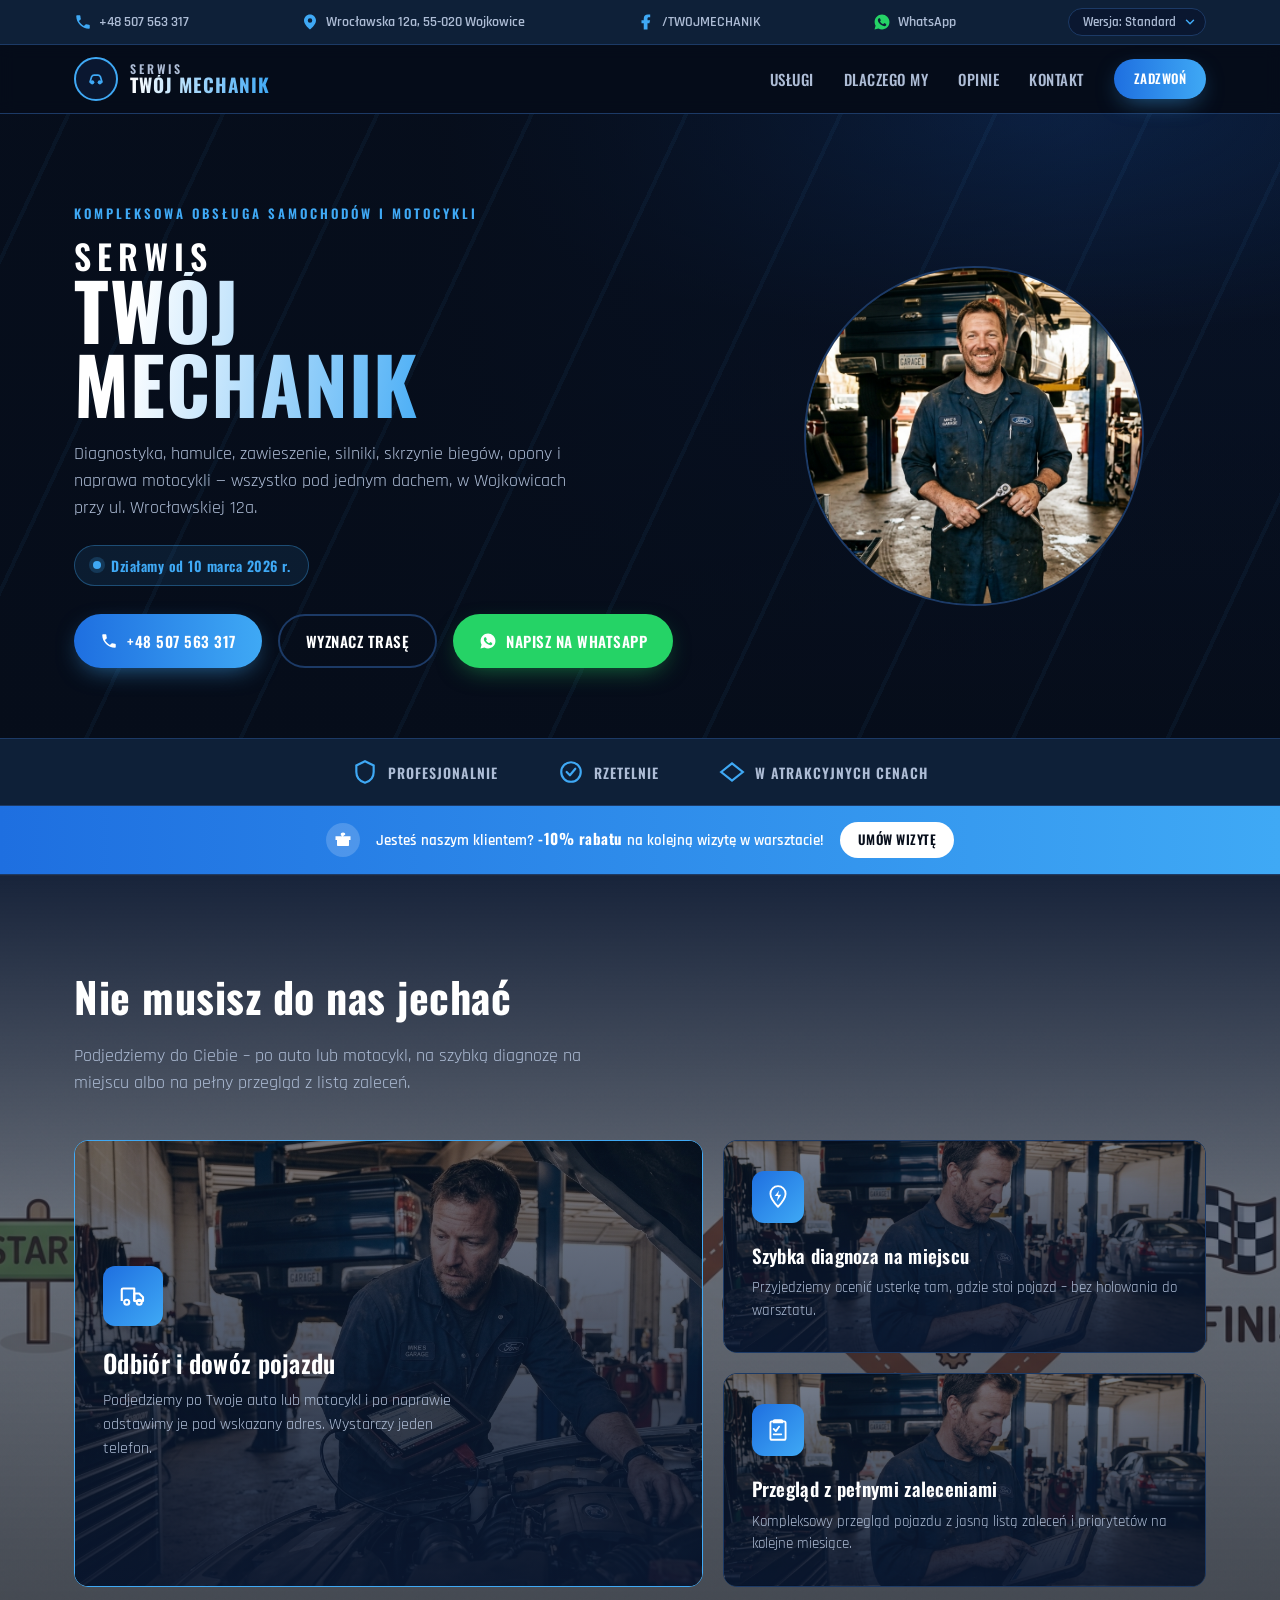
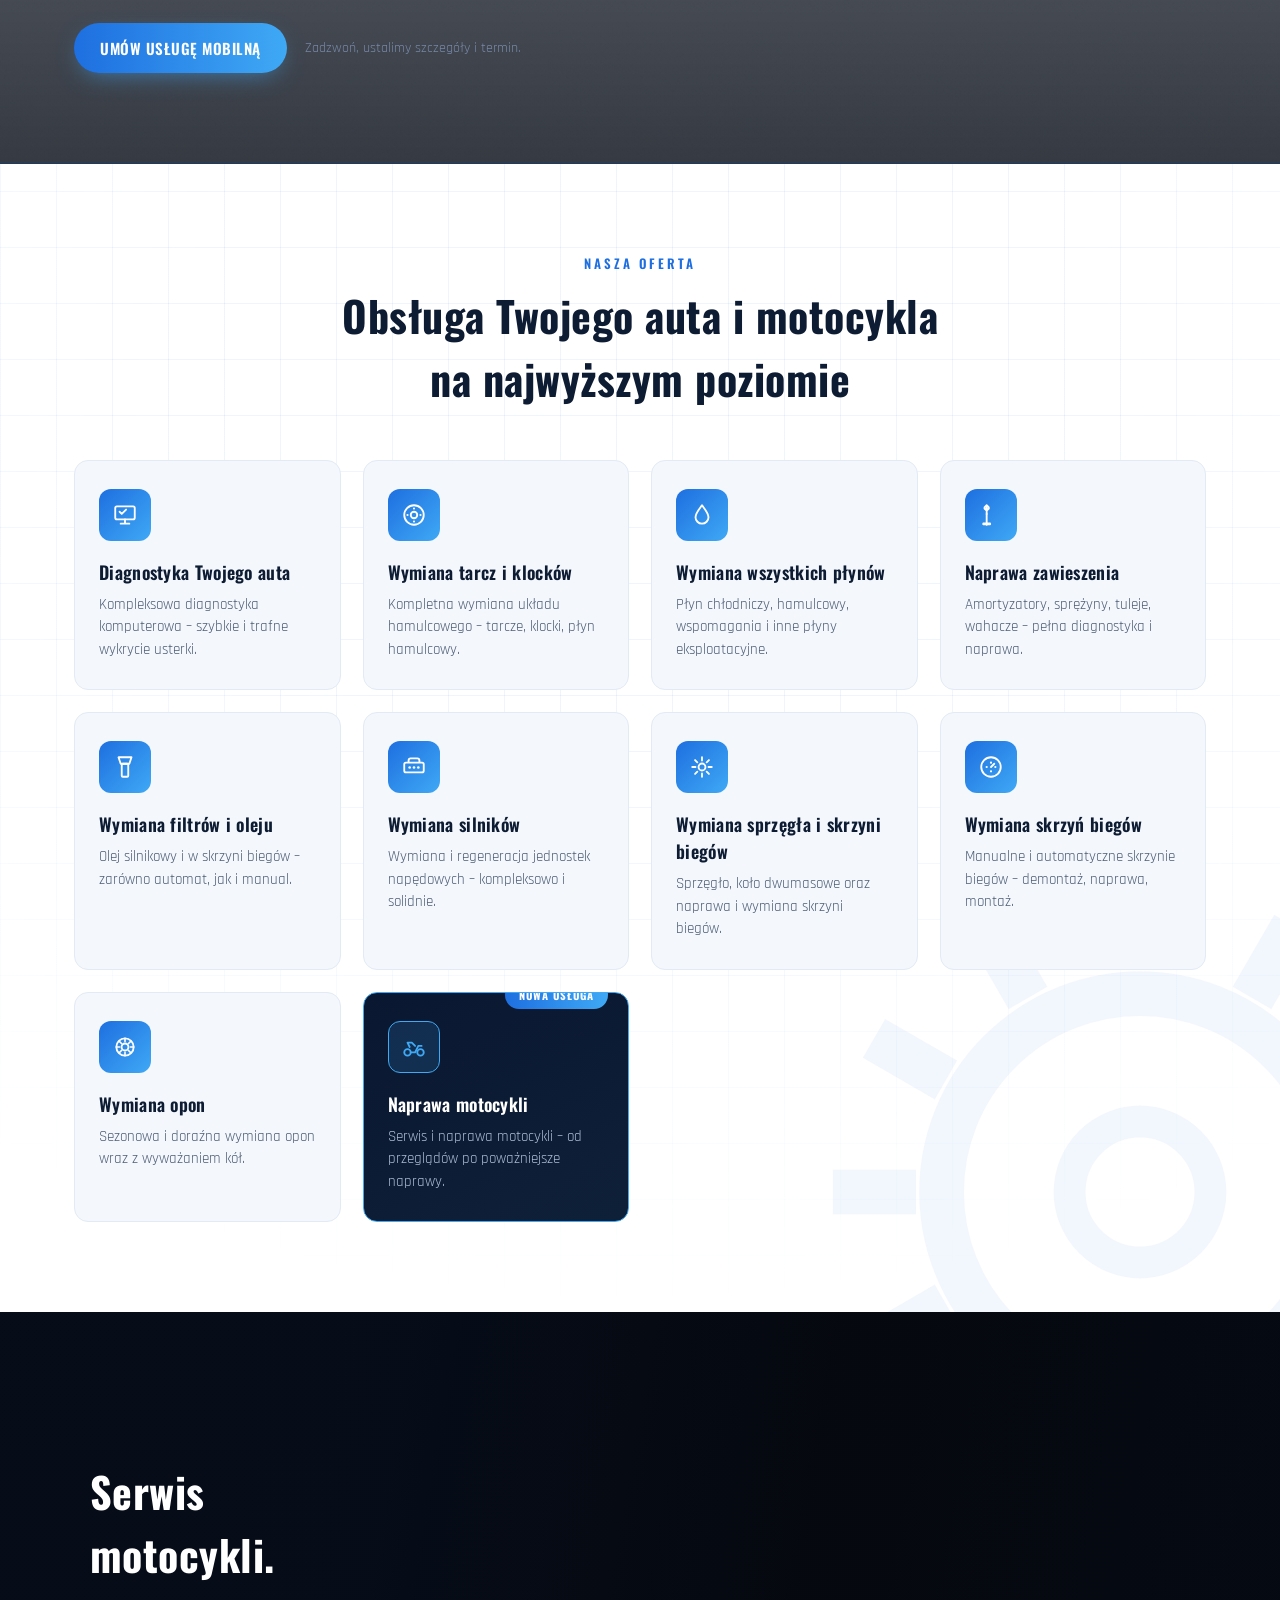
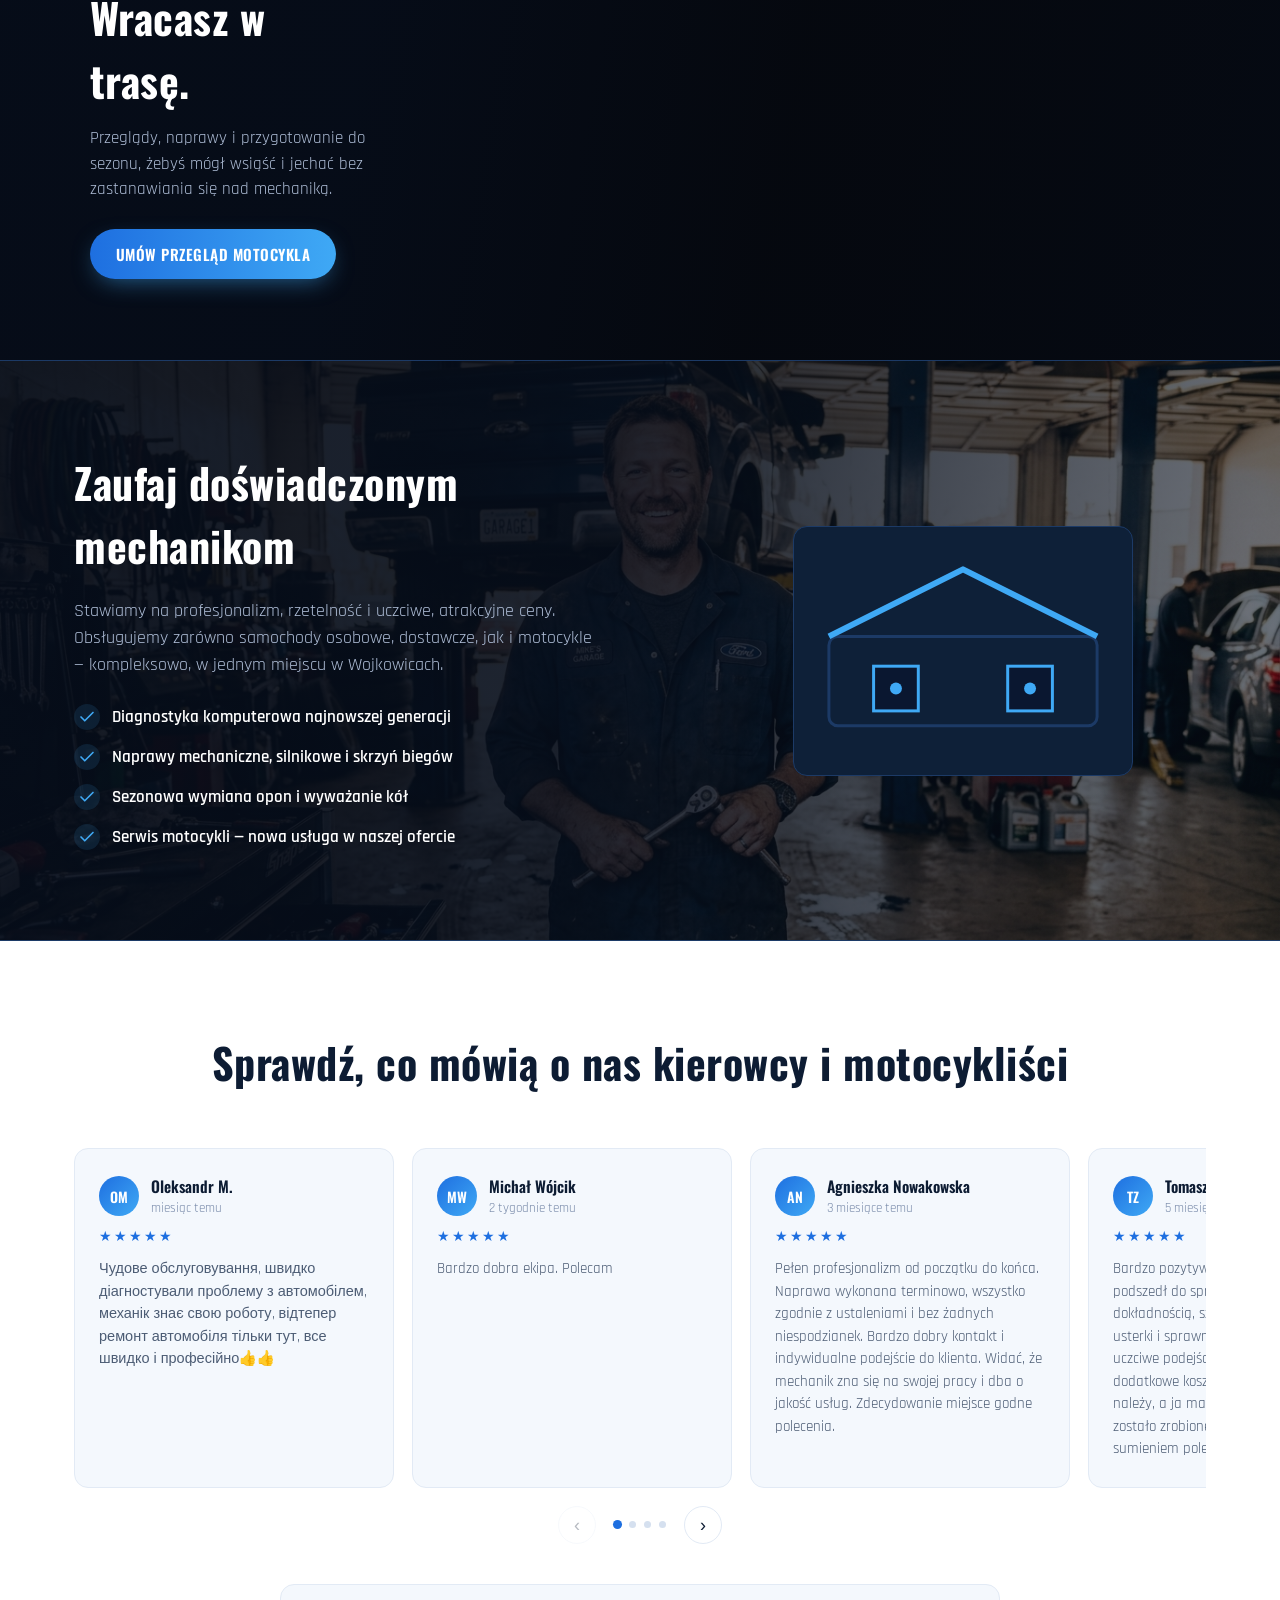
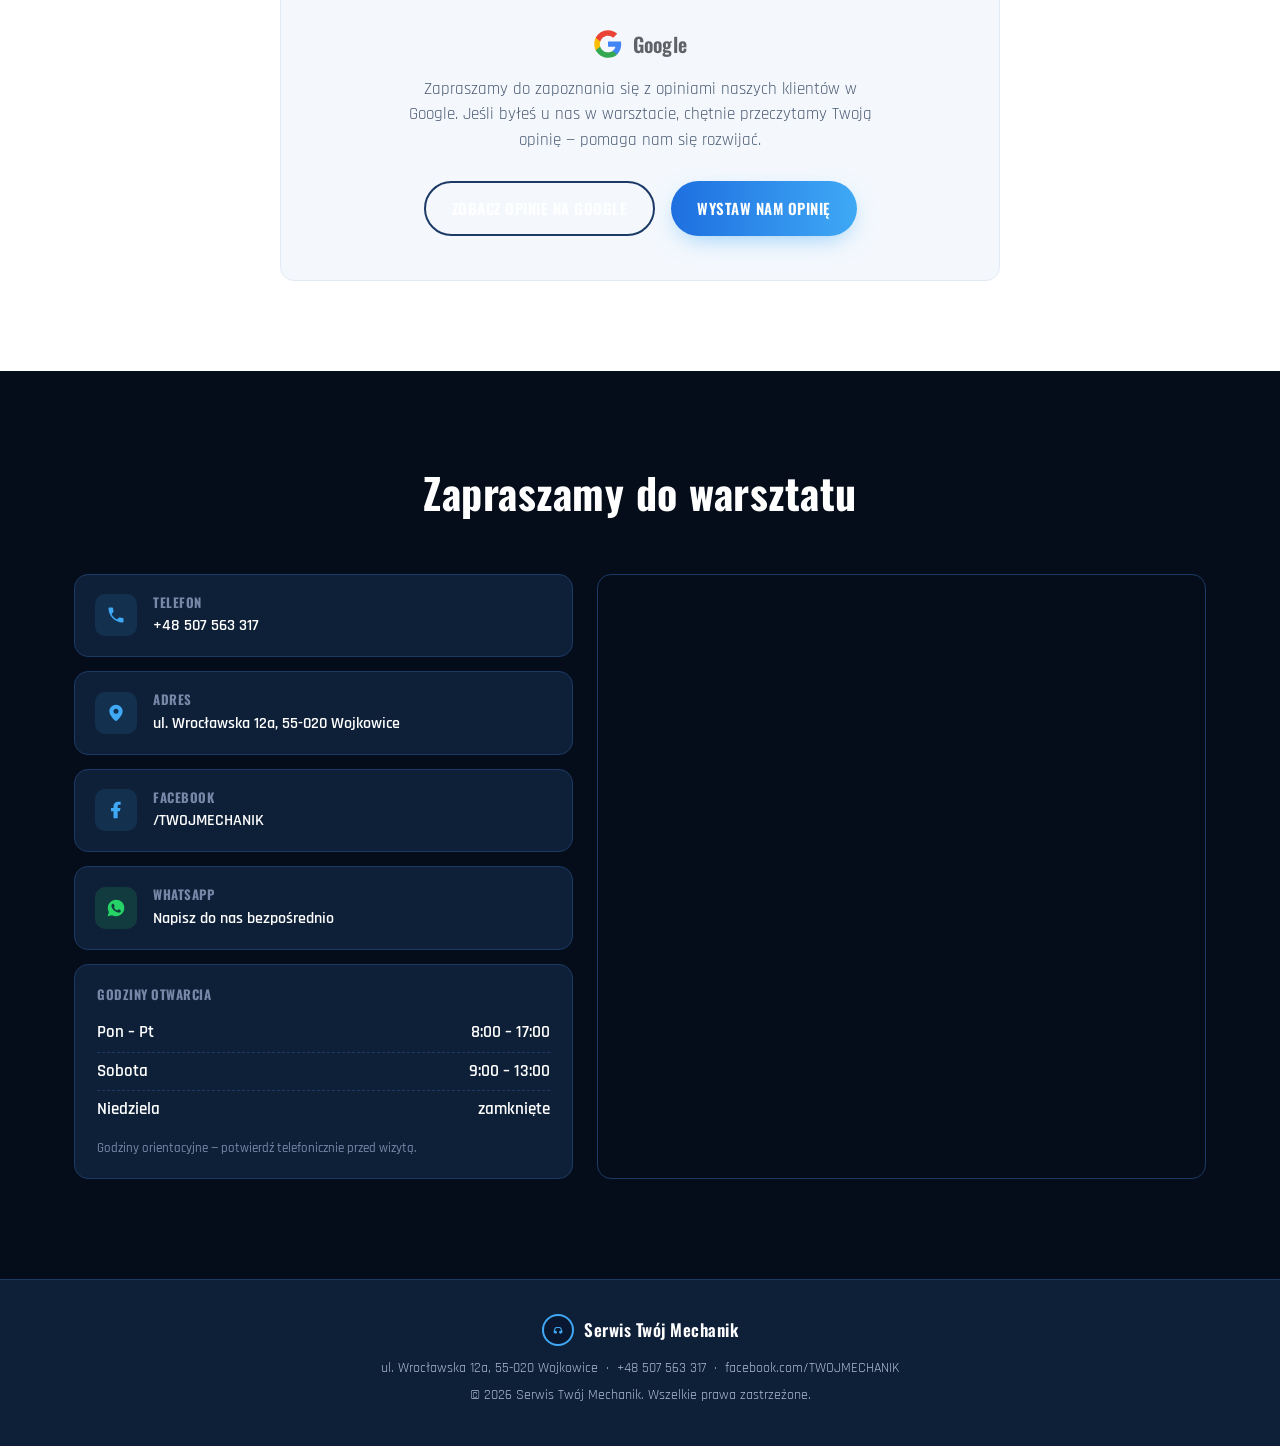
<file: index.html>
<!DOCTYPE html>
<html lang="pl">
<head>
<meta charset="UTF-8">
<meta name="viewport" content="width=device-width, initial-scale=1.0">
<title>Twój Mechanik – Serwis Samochodowy i Motocyklowy | Wojkowice</title>
<meta name="description" content="Serwis Twój Mechanik w Wojkowicach – kompleksowa obsługa samochodów i motocykli. Diagnostyka, hamulce, zawieszenie, silniki, skrzynie biegów, opony. Profesjonalnie, rzetelnie, w atrakcyjnych cenach.">
<meta name="theme-color" content="#0a1730">

<meta property="og:type" content="business.business">
<meta property="og:title" content="Serwis Twój Mechanik – Wojkowice">
<meta property="og:description" content="Kompleksowa obsługa samochodów i motocykli. Diagnostyka, hamulce, zawieszenie, silniki, skrzynie biegów, opony, naprawa motocykli.">
<meta property="og:locale" content="pl_PL">

<link rel="icon" href="data:image/svg+xml,%3Csvg xmlns='http://www.w3.org/2000/svg' viewBox='0 0 100 100'%3E%3Crect width='100' height='100' rx='20' fill='%230a1730'/%3E%3Cpath d='M25 62 L32 40 Q35 34 42 34 L58 34 Q65 34 68 40 L75 62' stroke='%233fa9f5' stroke-width='6' fill='none' stroke-linecap='round' stroke-linejoin='round'/%3E%3Ccircle cx='34' cy='64' r='8' fill='%233fa9f5'/%3E%3Ccircle cx='66' cy='64' r='8' fill='%233fa9f5'/%3E%3C/svg%3E">

<link rel="preconnect" href="https://fonts.googleapis.com">
<link rel="preconnect" href="https://fonts.gstatic.com" crossorigin>
<link href="https://fonts.googleapis.com/css2?family=Oswald:wght@500;600;700&family=Rajdhani:wght@500;600;700&display=swap" rel="stylesheet">

<link rel="stylesheet" href="css/style.css">
</head>
<body data-hero-video="subtle">

<div class="topbar">
  <div class="container topbar-inner">
    <a href="tel:+48507563317" class="topbar-item">
      <svg class="icon-sm" viewBox="0 0 24 24"><path d="M6.6 10.8c1.4 2.8 3.8 5.1 6.6 6.6l2.2-2.2c.3-.3.7-.4 1-.2 1.1.4 2.3.6 3.6.6.6 0 1 .4 1 1V20c0 .6-.4 1-1 1C10.9 21 3 13.1 3 3.9c0-.6.4-1 1-1h3.5c.6 0 1 .4 1 1 0 1.2.2 2.4.6 3.6.1.4 0 .8-.3 1L6.6 10.8z"/></svg>
      +48 507 563 317
    </a>
    <a href="https://www.google.com/maps/search/?api=1&query=Wroc%C5%82awska+12a%2C+55-020+Wojkowice" target="_blank" rel="noopener" class="topbar-item">
      <svg class="icon-sm" viewBox="0 0 24 24"><path d="M12 2C7.6 2 4 5.6 4 10c0 6 8 12 8 12s8-6 8-12c0-4.4-3.6-8-8-8zm0 11a3 3 0 110-6 3 3 0 010 6z"/></svg>
      Wrocławska 12a, 55-020 Wojkowice
    </a>
    <a href="https://www.facebook.com/TWOJMECHANIK" target="_blank" rel="noopener" class="topbar-item topbar-fb">
      <svg class="icon-sm" viewBox="0 0 24 24"><path d="M14 13.5h2.5l1-4H14v-2c0-1 .3-1.8 1.9-1.8H17.6V2.1C17.3 2.1 16 2 14.5 2 11.3 2 9 4 9 7.5v2H6v4h3V22h5V13.5z"/></svg>
      /TWOJMECHANIK
    </a>
    <a href="https://wa.me/48507563317?text=Dzie%C5%84%20dobry%2C%20chcia%C5%82bym%20zapyta%C4%87%20o%20wizyt%C4%99" target="_blank" rel="noopener" class="topbar-item topbar-whatsapp">
      <svg class="icon-sm" viewBox="0 0 24 24"><path d="M12.04 2C6.58 2 2.13 6.45 2.13 11.91c0 1.75.46 3.48 1.32 5.01L2 22l5.25-1.38a9.9 9.9 0 004.79 1.22h.01c5.46 0 9.9-4.45 9.9-9.91 0-2.65-1.03-5.14-2.9-7.01A9.87 9.87 0 0012.04 2zm5.8 14.13c-.24.68-1.4 1.32-1.93 1.4-.5.08-1.11.11-1.79-.11-.41-.13-.94-.3-1.62-.6-2.85-1.23-4.71-4.1-4.85-4.29-.14-.19-1.16-1.55-1.16-2.95 0-1.4.73-2.09 1-2.38.26-.28.57-.35.76-.35.19 0 .38 0 .55.01.18.01.41-.07.64.49.24.58.81 2 .88 2.14.07.14.12.31.02.5-.09.19-.14.31-.28.48-.14.16-.29.36-.42.49-.14.14-.28.29-.12.57.16.28.71 1.17 1.52 1.9 1.05.94 1.93 1.23 2.21 1.37.28.14.44.12.6-.07.16-.19.68-.79.86-1.06.18-.28.36-.23.6-.14.24.09 1.53.72 1.79.85.26.13.44.19.5.3.06.11.06.63-.18 1.31z"/></svg>
      WhatsApp
    </a>
    <label class="topbar-item" style="gap:6px;">
      <span class="visually-hidden">Wersja strony</span>
      <select id="versionSelect" class="version-select" aria-label="Wersja strony">
        <option value="index.html">Wersja: Standard</option>
        <option value="index-v2.html">Wersja: OKTAN 98</option>
        <option value="index-v3.html">Wersja: Pulpit</option>
        <option value="index-v4.html">Wersja: Tor</option>
        <option value="index-v5.html">Wersja: Premiera</option>
      </select>
    </label>
  </div>
</div>

<header class="navbar">
  <div class="container navbar-inner">
    <a href="#top" class="logo">
      <span class="logo-badge">
        <svg viewBox="0 0 100 100"><path d="M25 62 L32 40 Q35 34 42 34 L58 34 Q65 34 68 40 L75 62" stroke="#3fa9f5" stroke-width="7" fill="none" stroke-linecap="round" stroke-linejoin="round"/><circle cx="34" cy="64" r="9" fill="#3fa9f5"/><circle cx="66" cy="64" r="9" fill="#3fa9f5"/></svg>
      </span>
      <span class="logo-text">
        <span class="logo-line1">SERWIS</span>
        <span class="logo-line2">TWÓJ MECHANIK</span>
      </span>
    </a>

    <nav class="nav-links" id="navLinks">
      <a href="#uslugi">Usługi</a>
      <a href="#dlaczego-my">Dlaczego my</a>
      <a href="#opinie">Opinie</a>
      <a href="#kontakt">Kontakt</a>
      <a href="tel:+48507563317" class="btn btn-primary btn-small">Zadzwoń</a>
    </nav>

    <button class="nav-toggle" id="navToggle" aria-label="Otwórz menu">
      <span></span><span></span><span></span>
    </button>
  </div>
</header>

<main id="top">

  <section class="hero">
    <div class="hero-video-bg" aria-hidden="true">
      <video autoplay muted loop playsinline preload="auto">
        <source src="assets/video/hero-vertical.mp4" media="(max-width: 760px)">
        <source src="assets/video/hero-horizontal.mp4" type="video/mp4">
      </video>
    </div>
    <div class="hero-stripes" aria-hidden="true"></div>
    <div class="container hero-inner">
      <div class="hero-text">
        <p class="eyebrow">Kompleksowa obsługa samochodów i motocykli</p>
        <h1>
          <span class="h1-top">SERWIS</span>
          <span class="h1-main">TWÓJ<br>MECHANIK</span>
        </h1>
        <p class="hero-desc">Diagnostyka, hamulce, zawieszenie, silniki, skrzynie biegów, opony i naprawa motocykli — wszystko pod jednym dachem, w Wojkowicach przy ul. Wrocławskiej 12a.</p>

        <div class="hero-badge">
          <span class="hero-badge-dot"></span>
          Działamy od 10 marca 2026 r.
        </div>

        <div class="hero-actions">
          <a href="tel:+48507563317" class="btn btn-primary">
            <svg class="icon-sm" viewBox="0 0 24 24"><path d="M6.6 10.8c1.4 2.8 3.8 5.1 6.6 6.6l2.2-2.2c.3-.3.7-.4 1-.2 1.1.4 2.3.6 3.6.6.6 0 1 .4 1 1V20c0 .6-.4 1-1 1C10.9 21 3 13.1 3 3.9c0-.6.4-1 1-1h3.5c.6 0 1 .4 1 1 0 1.2.2 2.4.6 3.6.1.4 0 .8-.3 1L6.6 10.8z"/></svg>
            +48 507 563 317
          </a>
          <a href="https://www.google.com/maps/search/?api=1&query=Wroc%C5%82awska+12a%2C+55-020+Wojkowice" target="_blank" rel="noopener" class="btn btn-outline">Wyznacz trasę</a>
          <a href="https://wa.me/48507563317?text=Dzie%C5%84%20dobry%2C%20chcia%C5%82bym%20zapyta%C4%87%20o%20wizyt%C4%99" target="_blank" rel="noopener" class="btn btn-whatsapp">
            <svg class="icon-sm" viewBox="0 0 24 24" fill="currentColor"><path d="M12.04 2C6.58 2 2.13 6.45 2.13 11.91c0 1.75.46 3.48 1.32 5.01L2 22l5.25-1.38a9.9 9.9 0 004.79 1.22h.01c5.46 0 9.9-4.45 9.9-9.91 0-2.65-1.03-5.14-2.9-7.01A9.87 9.87 0 0012.04 2zm5.8 14.13c-.24.68-1.4 1.32-1.93 1.4-.5.08-1.11.11-1.79-.11-.41-.13-.94-.3-1.62-.6-2.85-1.23-4.71-4.1-4.85-4.29-.14-.19-1.16-1.55-1.16-2.95 0-1.4.73-2.09 1-2.38.26-.28.57-.35.76-.35.19 0 .38 0 .55.01.18.01.41-.07.64.49.24.58.81 2 .88 2.14.07.14.12.31.02.5-.09.19-.14.31-.28.48-.14.16-.29.36-.42.49-.14.14-.28.29-.12.57.16.28.71 1.17 1.52 1.9 1.05.94 1.93 1.23 2.21 1.37.28.14.44.12.6-.07.16-.19.68-.79.86-1.06.18-.28.36-.23.6-.14.24.09 1.53.72 1.79.85.26.13.44.19.5.3.06.11.06.63-.18 1.31z"/></svg>
            Napisz na WhatsApp
          </a>
        </div>
      </div>

      <div class="hero-visual" aria-hidden="true">
        <div class="hero-visual-card">
          <img class="hero-photo" src="assets/img/mechanik.jpeg" alt="" loading="eager">
        </div>
      </div>
    </div>
  </section>

  <section class="strip">
    <div class="container strip-inner">
      <div class="strip-item"><svg class="icon-md" viewBox="0 0 24 24"><path d="M12 2l8 4v6c0 5-3.4 8.6-8 10-4.6-1.4-8-5-8-10V6l8-4z"/></svg> Profesjonalnie</div>
      <div class="strip-item"><svg class="icon-md" viewBox="0 0 24 24"><circle cx="12" cy="12" r="9" fill="none" stroke="currentColor" stroke-width="2"/><path d="M8 12l3 3 5-6" fill="none" stroke="currentColor" stroke-width="2" stroke-linecap="round" stroke-linejoin="round"/></svg> Rzetelnie</div>
      <div class="strip-item"><svg class="icon-md" viewBox="0 0 24 24"><path d="M2 12l10-8 10 8-10 8-10-8z" fill="none" stroke="currentColor" stroke-width="2"/></svg> W atrakcyjnych cenach</div>
    </div>
  </section>

  <section class="promo-banner">
    <div class="container promo-inner">
      <span class="promo-icon"><svg class="icon-sm" viewBox="0 0 24 24"><path d="M20 12v7a1 1 0 01-1 1H5a1 1 0 01-1-1v-7M2 7h20v5H2zM12 22V7M12 7c-1.5 0-3-1-3-2.5S10 2 12 2s3 1 3 2.5S13.5 7 12 7zm0 0c1.5 0 3-1 3-2.5"/></svg></span>
      <p class="promo-text">Jesteś naszym klientem? <strong>-10% rabatu</strong> na kolejną wizytę w warsztacie!</p>
      <a href="tel:+48507563317" class="promo-cta">Umów wizytę</a>
    </div>
  </section>

  <section id="mobilne" class="mobile-services">
    <div class="mobile-services-bg" aria-hidden="true"></div>
    <div class="container">
      <h2 class="section-title section-title-light">Nie musisz do nas jechać</h2>
      <p class="mobile-services-lead">Podjedziemy do Ciebie – po auto lub motocykl, na szybką diagnozę na miejscu albo na pełny przegląd z listą zaleceń.</p>

      <div class="mobile-services-grid">
        <div class="mobile-service mobile-service-featured" style="--tile-img:url('../assets/img/mechanik-1.jpeg');">
          <div class="mobile-service-icon">
            <svg viewBox="0 0 24 24"><path d="M3 16V7a1 1 0 011-1h9v10" fill="none" stroke="currentColor" stroke-width="1.7" stroke-linejoin="round"/><path d="M13 10h4l3 3v3h-7v-6z" fill="none" stroke="currentColor" stroke-width="1.7" stroke-linejoin="round"/><circle cx="7" cy="17" r="2" fill="none" stroke="currentColor" stroke-width="1.7"/><circle cx="17" cy="17" r="2" fill="none" stroke="currentColor" stroke-width="1.7"/></svg>
          </div>
          <h3>Odbiór i dowóz pojazdu</h3>
          <p>Podjedziemy po Twoje auto lub motocykl i po naprawie odstawimy je pod wskazany adres. Wystarczy jeden telefon.</p>
        </div>

        <div class="mobile-service" style="--tile-img:url('../assets/img/mechanik-2.jpeg');">
          <div class="mobile-service-icon">
            <svg viewBox="0 0 24 24"><path d="M12 21s7-7.2 7-12a7 7 0 10-14 0c0 4.8 7 12 7 12z" fill="none" stroke="currentColor" stroke-width="1.7" stroke-linejoin="round"/><path d="M13 6l-4 5h3l-1 5 4-6h-3l1-4z" fill="currentColor"/></svg>
          </div>
          <h3>Szybka diagnoza na miejscu</h3>
          <p>Przyjedziemy ocenić usterkę tam, gdzie stoi pojazd – bez holowania do warsztatu.</p>
        </div>

        <div class="mobile-service" style="--tile-img:url('../assets/img/mechanik-3.jpeg');">
          <div class="mobile-service-icon">
            <svg viewBox="0 0 24 24"><rect x="5" y="4" width="14" height="17" rx="1.5" fill="none" stroke="currentColor" stroke-width="1.7"/><path d="M9 3h6a1 1 0 011 1v1H8V4a1 1 0 011-1z" fill="none" stroke="currentColor" stroke-width="1.7"/><path d="M8 11l2 2 3-4M8 16h7" stroke="currentColor" stroke-width="1.7" stroke-linecap="round" stroke-linejoin="round" fill="none"/></svg>
          </div>
          <h3>Przegląd z pełnymi zaleceniami</h3>
          <p>Kompleksowy przegląd pojazdu z jasną listą zaleceń i priorytetów na kolejne miesiące.</p>
        </div>
      </div>

      <div class="mobile-services-cta">
        <a href="tel:+48507563317" class="btn btn-primary">Umów usługę mobilną</a>
        <span class="mobile-services-note">Zadzwoń, ustalimy szczegóły i termin.</span>
      </div>
    </div>
  </section>

  <section id="uslugi" class="services">
    <div class="services-bg" aria-hidden="true"></div>
    <svg class="services-gear" viewBox="0 0 200 200" aria-hidden="true" focusable="false">
      <g fill="none" stroke="currentColor" stroke-width="1">
        <circle cx="100" cy="100" r="62" stroke-width="14"/>
        <circle cx="100" cy="100" r="22" stroke-width="10"/>
      </g>
      <g fill="currentColor">
        <rect x="93" y="4" width="14" height="26" transform="rotate(0 100 100)"/>
        <rect x="93" y="4" width="14" height="26" transform="rotate(30 100 100)"/>
        <rect x="93" y="4" width="14" height="26" transform="rotate(60 100 100)"/>
        <rect x="93" y="4" width="14" height="26" transform="rotate(90 100 100)"/>
        <rect x="93" y="4" width="14" height="26" transform="rotate(120 100 100)"/>
        <rect x="93" y="4" width="14" height="26" transform="rotate(150 100 100)"/>
        <rect x="93" y="4" width="14" height="26" transform="rotate(180 100 100)"/>
        <rect x="93" y="4" width="14" height="26" transform="rotate(210 100 100)"/>
        <rect x="93" y="4" width="14" height="26" transform="rotate(240 100 100)"/>
        <rect x="93" y="4" width="14" height="26" transform="rotate(270 100 100)"/>
        <rect x="93" y="4" width="14" height="26" transform="rotate(300 100 100)"/>
        <rect x="93" y="4" width="14" height="26" transform="rotate(330 100 100)"/>
      </g>
    </svg>
    <div class="container">
      <p class="section-eyebrow">Nasza oferta</p>
      <h2 class="section-title">Obsługa Twojego auta i motocykla<br>na najwyższym poziomie</h2>

      <div class="services-grid">

        <div class="service-card" style="--service-img:url('../assets/img/services/diagnostyka.jpg');">
          <div class="service-icon"><svg viewBox="0 0 24 24"><rect x="3" y="4" width="18" height="12" rx="1.5" fill="none" stroke="currentColor" stroke-width="1.7"/><path d="M8 20h8M12 16v4" stroke="currentColor" stroke-width="1.7" stroke-linecap="round"/><path d="M7 9l2 2 4-4" fill="none" stroke="currentColor" stroke-width="1.7" stroke-linecap="round" stroke-linejoin="round"/></svg></div>
          <h3>Diagnostyka Twojego auta</h3>
          <p>Kompleksowa diagnostyka komputerowa – szybkie i trafne wykrycie usterki.</p>
        </div>

        <div class="service-card" style="--service-img:url('../assets/img/services/hamulce.jpg');">
          <div class="service-icon"><svg viewBox="0 0 24 24"><circle cx="12" cy="12" r="9" fill="none" stroke="currentColor" stroke-width="1.7"/><circle cx="12" cy="12" r="3" fill="none" stroke="currentColor" stroke-width="1.7"/><circle cx="12" cy="6" r="1" fill="currentColor"/><circle cx="18" cy="12" r="1" fill="currentColor"/><circle cx="12" cy="18" r="1" fill="currentColor"/><circle cx="6" cy="12" r="1" fill="currentColor"/></svg></div>
          <h3>Wymiana tarcz i klocków</h3>
          <p>Kompletna wymiana układu hamulcowego – tarcze, klocki, płyn hamulcowy.</p>
        </div>

        <div class="service-card" style="--service-img:url('../assets/img/services/plyny.jpg');">
          <div class="service-icon"><svg viewBox="0 0 24 24"><path d="M12 3c3 4 6 7.5 6 11a6 6 0 01-12 0c0-3.5 3-7 6-11z" fill="none" stroke="currentColor" stroke-width="1.7" stroke-linejoin="round"/></svg></div>
          <h3>Wymiana wszystkich płynów</h3>
          <p>Płyn chłodniczy, hamulcowy, wspomagania i inne płyny eksploatacyjne.</p>
        </div>

        <div class="service-card" style="--service-img:url('../assets/img/services/zawieszenie.jpg');">
          <div class="service-icon"><svg viewBox="0 0 24 24"><path d="M8 3v5M8 3l-2 2M8 3l2 2M8 8v3M8 8l-2-2M8 8l2-2" stroke="currentColor" stroke-width="1.7" stroke-linecap="round" fill="none"/><path d="M8 11v10" stroke="currentColor" stroke-width="1.7" stroke-linecap="round"/><rect x="4" y="19" width="8" height="2.5" rx="1" fill="currentColor"/></svg></div>
          <h3>Naprawa zawieszenia</h3>
          <p>Amortyzatory, sprężyny, tuleje, wahacze – pełna diagnostyka i naprawa.</p>
        </div>

        <div class="service-card" style="--service-img:url('../assets/img/services/olej-filtry.jpg');">
          <div class="service-icon"><svg viewBox="0 0 24 24"><path d="M6 3h12l-2 6H8L6 3z" fill="none" stroke="currentColor" stroke-width="1.7" stroke-linejoin="round"/><rect x="9" y="9" width="6" height="12" rx="1" fill="none" stroke="currentColor" stroke-width="1.7"/></svg></div>
          <h3>Wymiana filtrów i oleju</h3>
          <p>Olej silnikowy i w skrzyni biegów – zarówno automat, jak i manual.</p>
        </div>

        <div class="service-card" style="--service-img:url('../assets/img/services/silniki.jpg');">
          <div class="service-icon"><svg viewBox="0 0 24 24"><rect x="3" y="8" width="18" height="9" rx="1.5" fill="none" stroke="currentColor" stroke-width="1.7"/><path d="M7 8V6a2 2 0 012-2h6a2 2 0 012 2v2" fill="none" stroke="currentColor" stroke-width="1.7"/><circle cx="8" cy="12.5" r="1.2" fill="currentColor"/><circle cx="12" cy="12.5" r="1.2" fill="currentColor"/><circle cx="16" cy="12.5" r="1.2" fill="currentColor"/></svg></div>
          <h3>Wymiana silników</h3>
          <p>Wymiana i regeneracja jednostek napędowych – kompleksowo i solidnie.</p>
        </div>

        <div class="service-card" style="--service-img:url('../assets/img/services/sprzeglo.jpg');">
          <div class="service-icon"><svg viewBox="0 0 24 24"><circle cx="12" cy="12" r="3.2" fill="none" stroke="currentColor" stroke-width="1.7"/><path d="M12 3v3M12 18v3M3 12h3M18 12h3M5.6 5.6l2.1 2.1M16.3 16.3l2.1 2.1M18.4 5.6l-2.1 2.1M7.7 16.3l-2.1 2.1" stroke="currentColor" stroke-width="1.7" stroke-linecap="round"/></svg></div>
          <h3>Wymiana sprzęgła i skrzyni biegów</h3>
          <p>Sprzęgło, koło dwumasowe oraz naprawa i wymiana skrzyni biegów.</p>
        </div>

        <div class="service-card" style="--service-img:url('../assets/img/services/skrzynie-biegow.jpg');">
          <div class="service-icon"><svg viewBox="0 0 24 24"><circle cx="12" cy="12" r="9" fill="none" stroke="currentColor" stroke-width="1.7"/><circle cx="8" cy="12" r="1" fill="currentColor"/><circle cx="12" cy="8" r="1" fill="currentColor"/><circle cx="16" cy="12" r="1" fill="currentColor"/><circle cx="12" cy="16" r="1" fill="currentColor"/><path d="M12 12l3-3" stroke="currentColor" stroke-width="1.7" stroke-linecap="round"/></svg></div>
          <h3>Wymiana skrzyń biegów</h3>
          <p>Manualne i automatyczne skrzynie biegów – demontaż, naprawa, montaż.</p>
        </div>

        <div class="service-card" style="--service-img:url('../assets/img/services/opony.jpg');">
          <div class="service-icon"><svg viewBox="0 0 24 24"><circle cx="12" cy="12" r="8" fill="none" stroke="currentColor" stroke-width="1.7"/><circle cx="12" cy="12" r="3.2" fill="none" stroke="currentColor" stroke-width="1.7"/><path d="M12 4v3M12 17v3M20 12h-3M7 12H4M17 7l-2 2M9 15l-2 2M17 17l-2-2M9 9L7 7" stroke="currentColor" stroke-width="1.5" stroke-linecap="round"/></svg></div>
          <h3>Wymiana opon</h3>
          <p>Sezonowa i doraźna wymiana opon wraz z wyważaniem kół.</p>
        </div>

        <div class="service-card service-card-highlight">
          <span class="badge-new">Nowa usługa</span>
          <div class="service-icon"><svg viewBox="0 0 24 24"><circle cx="6" cy="17" r="3" fill="none" stroke="currentColor" stroke-width="1.7"/><circle cx="18" cy="17" r="3" fill="none" stroke="currentColor" stroke-width="1.7"/><path d="M9 17h4l3-6h3M13 11L10 8H6l2 4" fill="none" stroke="currentColor" stroke-width="1.7" stroke-linecap="round" stroke-linejoin="round"/></svg></div>
          <h3>Naprawa motocykli</h3>
          <p>Serwis i naprawa motocykli – od przeglądów po poważniejsze naprawy.</p>
        </div>

      </div>
    </div>
  </section>

  <section id="motocykle" class="moto-scroll">
    <div class="moto-video-bg" aria-hidden="true">
      <video autoplay muted loop playsinline preload="auto">
        <source src="assets/video/moto-highway.mp4" type="video/mp4">
      </video>
    </div>
    <div class="moto-scroll-content">
      <h2 class="section-title section-title-light">Serwis motocykli.<br>Wracasz w trasę.</h2>
      <p class="moto-scroll-body">Przeglądy, naprawy i przygotowanie do sezonu, żebyś mógł wsiąść i jechać bez zastanawiania się nad mechaniką.</p>
      <a href="tel:+48507563317" class="btn btn-primary">Umów przegląd motocykla</a>
    </div>
  </section>

  <section id="dlaczego-my" class="why">
    <div class="container why-inner">
      <div class="why-text">
        <h2 class="section-title">Zaufaj doświadczonym mechanikom</h2>
        <p class="hero-desc">Stawiamy na profesjonalizm, rzetelność i uczciwe, atrakcyjne ceny. Obsługujemy zarówno samochody osobowe, dostawcze, jak i motocykle — kompleksowo, w jednym miejscu w Wojkowicach.</p>
        <ul class="why-list">
          <li><svg class="icon-sm" viewBox="0 0 24 24"><path d="M20 6L9 17l-5-5" fill="none" stroke="currentColor" stroke-width="2.2" stroke-linecap="round" stroke-linejoin="round"/></svg> Diagnostyka komputerowa najnowszej generacji</li>
          <li><svg class="icon-sm" viewBox="0 0 24 24"><path d="M20 6L9 17l-5-5" fill="none" stroke="currentColor" stroke-width="2.2" stroke-linecap="round" stroke-linejoin="round"/></svg> Naprawy mechaniczne, silnikowe i skrzyń biegów</li>
          <li><svg class="icon-sm" viewBox="0 0 24 24"><path d="M20 6L9 17l-5-5" fill="none" stroke="currentColor" stroke-width="2.2" stroke-linecap="round" stroke-linejoin="round"/></svg> Sezonowa wymiana opon i wyważanie kół</li>
          <li><svg class="icon-sm" viewBox="0 0 24 24"><path d="M20 6L9 17l-5-5" fill="none" stroke="currentColor" stroke-width="2.2" stroke-linecap="round" stroke-linejoin="round"/></svg> Serwis motocykli — nowa usługa w naszej ofercie</li>
        </ul>
      </div>
      <div class="why-visual" aria-hidden="true">
        <div class="why-card">
          <svg viewBox="0 0 200 140" class="garage-illustration">
            <rect x="10" y="60" width="180" height="60" rx="6" fill="#0e2038" stroke="#1c3a66" stroke-width="2"/>
            <path d="M10 60l90-45 90 45" fill="none" stroke="#3fa9f5" stroke-width="4" stroke-linejoin="round"/>
            <rect x="40" y="80" width="30" height="30" fill="#0a1730" stroke="#3fa9f5" stroke-width="2"/>
            <rect x="130" y="80" width="30" height="30" fill="#0a1730" stroke="#3fa9f5" stroke-width="2"/>
            <circle cx="55" cy="95" r="4" fill="#3fa9f5"/>
            <circle cx="145" cy="95" r="4" fill="#3fa9f5"/>
          </svg>
        </div>
      </div>
    </div>
  </section>

  <section id="opinie" class="reviews">
    <div class="container">
      <h2 class="section-title">Sprawdź, co mówią o nas kierowcy i motocykliści</h2>

      <div class="reviews-slider" data-reviews-slider>
        <div class="reviews-slider-track" data-track>
          <div class="review-card">
            <div class="review-head">
              <span class="review-avatar">OM</span>
              <div>
                <strong class="review-name">Oleksandr M.</strong>
                <span class="review-date">miesiąc temu</span>
              </div>
            </div>
            <div class="review-stars" aria-hidden="true">★★★★★</div>
            <p class="review-text">Чудове обслуговування, швидко діагностували проблему з автомобілем, механік знає свою роботу, відтепер ремонт автомобіля тільки тут, все швидко і професійно👍👍</p>
          </div>
          <div class="review-card">
            <div class="review-head">
              <span class="review-avatar">MW</span>
              <div>
                <strong class="review-name">Michał Wójcik</strong>
                <span class="review-date">2 tygodnie temu</span>
              </div>
            </div>
            <div class="review-stars" aria-hidden="true">★★★★★</div>
            <p class="review-text">Bardzo dobra ekipa. Polecam</p>
          </div>
          <div class="review-card">
            <div class="review-head">
              <span class="review-avatar">AN</span>
              <div>
                <strong class="review-name">Agnieszka Nowakowska</strong>
                <span class="review-date">3 miesiące temu</span>
              </div>
            </div>
            <div class="review-stars" aria-hidden="true">★★★★★</div>
            <p class="review-text">Pełen profesjonalizm od początku do końca. Naprawa wykonana terminowo, wszystko zgodnie z ustaleniami i bez żadnych niespodzianek. Bardzo dobry kontakt i indywidualne podejście do klienta. Widać, że mechanik zna się na swojej pracy i dba o jakość usług. Zdecydowanie miejsce godne polecenia.</p>
          </div>
          <div class="review-card">
            <div class="review-head">
              <span class="review-avatar">TZ</span>
              <div>
                <strong class="review-name">Tomasz Zieliński</strong>
                <span class="review-date">5 miesięcy temu</span>
              </div>
            </div>
            <div class="review-stars" aria-hidden="true">★★★★★</div>
            <p class="review-text">Bardzo pozytywne doświadczenie. Mechanik podszedł do sprawy rzeczowo i z dużą dokładnością, szybko znalazł przyczynę usterki i sprawnie ją usunął. Doceniam uczciwe podejście oraz brak naciągania na dodatkowe koszty. Samochód działa jak należy, a ja mam pewność, że wszystko zostało zrobione jak trzeba. Z czystym sumieniem polecam.</p>
          </div>
        </div>
        <div class="reviews-slider-controls">
          <button type="button" class="reviews-slider-btn" data-dir="prev" aria-label="Poprzednia opinia">‹</button>
          <div class="reviews-slider-dots" data-dots></div>
          <button type="button" class="reviews-slider-btn" data-dir="next" aria-label="Następna opinia">›</button>
        </div>
      </div>

      <div class="reviews-card">
        <div class="reviews-google-badge">
          <svg viewBox="0 0 24 24"><path fill="#4285F4" d="M22.56 12.25c0-.78-.07-1.53-.2-2.25H12v4.26h5.92c-.26 1.37-1.04 2.53-2.21 3.31v2.77h3.57c2.08-1.92 3.28-4.74 3.28-8.09z"/><path fill="#34A853" d="M12 23c2.97 0 5.46-.98 7.28-2.66l-3.57-2.77c-.98.66-2.23 1.06-3.71 1.06-2.86 0-5.29-1.93-6.16-4.53H2.18v2.84C3.99 20.53 7.7 23 12 23z"/><path fill="#FBBC05" d="M5.84 14.09c-.22-.66-.35-1.36-.35-2.09s.13-1.43.35-2.09V7.07H2.18C1.43 8.55 1 10.22 1 12s.43 3.45 1.18 4.93l3.66-2.84z"/><path fill="#EA4335" d="M12 5.38c1.62 0 3.06.56 4.21 1.64l3.15-3.15C17.45 2.09 14.97 1 12 1 7.7 1 3.99 3.47 2.18 7.07l3.66 2.84c.87-2.6 3.3-4.53 6.16-4.53z"/></svg>
          <span>Google</span>
        </div>
        <p class="reviews-text">Zapraszamy do zapoznania się z opiniami naszych klientów w Google. Jeśli byłeś u nas w warsztacie, chętnie przeczytamy Twoją opinię — pomaga nam się rozwijać.</p>
        <div class="reviews-actions">
          <a href="https://www.google.com/maps/search/?api=1&query=Wroc%C5%82awska+12a%2C+55-020+Wojkowice" target="_blank" rel="noopener" class="btn btn-outline">Zobacz opinie na Google</a>
          <a href="https://www.google.com/maps/search/?api=1&query=Wroc%C5%82awska+12a%2C+55-020+Wojkowice" target="_blank" rel="noopener" class="btn btn-primary">Wystaw nam opinię</a>
        </div>
      </div>
    </div>
  </section>

  <section id="kontakt" class="contact">
    <div class="container">
      <h2 class="section-title section-title-light">Zapraszamy do warsztatu</h2>

      <div class="contact-grid">
        <div class="contact-info">

          <a class="contact-card" href="tel:+48507563317">
            <span class="contact-icon"><svg viewBox="0 0 24 24"><path d="M6.6 10.8c1.4 2.8 3.8 5.1 6.6 6.6l2.2-2.2c.3-.3.7-.4 1-.2 1.1.4 2.3.6 3.6.6.6 0 1 .4 1 1V20c0 .6-.4 1-1 1C10.9 21 3 13.1 3 3.9c0-.6.4-1 1-1h3.5c.6 0 1 .4 1 1 0 1.2.2 2.4.6 3.6.1.4 0 .8-.3 1L6.6 10.8z"/></svg></span>
            <span>
              <strong>Telefon</strong>
              <span>+48 507 563 317</span>
            </span>
          </a>

          <a class="contact-card" href="https://www.google.com/maps/search/?api=1&query=Wroc%C5%82awska+12a%2C+55-020+Wojkowice" target="_blank" rel="noopener">
            <span class="contact-icon"><svg viewBox="0 0 24 24"><path d="M12 2C7.6 2 4 5.6 4 10c0 6 8 12 8 12s8-6 8-12c0-4.4-3.6-8-8-8zm0 11a3 3 0 110-6 3 3 0 010 6z"/></svg></span>
            <span>
              <strong>Adres</strong>
              <span>ul. Wrocławska 12a, 55-020 Wojkowice</span>
            </span>
          </a>

          <a class="contact-card" href="https://www.facebook.com/TWOJMECHANIK" target="_blank" rel="noopener">
            <span class="contact-icon"><svg viewBox="0 0 24 24"><path d="M14 13.5h2.5l1-4H14v-2c0-1 .3-1.8 1.9-1.8H17.6V2.1C17.3 2.1 16 2 14.5 2 11.3 2 9 4 9 7.5v2H6v4h3V22h5V13.5z"/></svg></span>
            <span>
              <strong>Facebook</strong>
              <span>/TWOJMECHANIK</span>
            </span>
          </a>

          <a class="contact-card contact-card-whatsapp" href="https://wa.me/48507563317?text=Dzie%C5%84%20dobry%2C%20chcia%C5%82bym%20zapyta%C4%87%20o%20wizyt%C4%99" target="_blank" rel="noopener">
            <span class="contact-icon"><svg viewBox="0 0 24 24"><path d="M12.04 2C6.58 2 2.13 6.45 2.13 11.91c0 1.75.46 3.48 1.32 5.01L2 22l5.25-1.38a9.9 9.9 0 004.79 1.22h.01c5.46 0 9.9-4.45 9.9-9.91 0-2.65-1.03-5.14-2.9-7.01A9.87 9.87 0 0012.04 2zm5.8 14.13c-.24.68-1.4 1.32-1.93 1.4-.5.08-1.11.11-1.79-.11-.41-.13-.94-.3-1.62-.6-2.85-1.23-4.71-4.1-4.85-4.29-.14-.19-1.16-1.55-1.16-2.95 0-1.4.73-2.09 1-2.38.26-.28.57-.35.76-.35.19 0 .38 0 .55.01.18.01.41-.07.64.49.24.58.81 2 .88 2.14.07.14.12.31.02.5-.09.19-.14.31-.28.48-.14.16-.29.36-.42.49-.14.14-.28.29-.12.57.16.28.71 1.17 1.52 1.9 1.05.94 1.93 1.23 2.21 1.37.28.14.44.12.6-.07.16-.19.68-.79.86-1.06.18-.28.36-.23.6-.14.24.09 1.53.72 1.79.85.26.13.44.19.5.3.06.11.06.63-.18 1.31z"/></svg></span>
            <span>
              <strong>WhatsApp</strong>
              <span>Napisz do nas bezpośrednio</span>
            </span>
          </a>

          <div class="contact-hours">
            <strong>Godziny otwarcia</strong>
            <div class="hours-row"><span>Pon – Pt</span><span>8:00 – 17:00</span></div>
            <div class="hours-row"><span>Sobota</span><span>9:00 – 13:00</span></div>
            <div class="hours-row"><span>Niedziela</span><span>zamknięte</span></div>
            <p class="hours-note">Godziny orientacyjne — potwierdź telefonicznie przed wizytą.</p>
          </div>
        </div>

        <div class="contact-map">
          <iframe
            title="Mapa dojazdu – Serwis Twój Mechanik, Wrocławska 12a, Wojkowice"
            src="https://www.google.com/maps?q=Wroc%C5%82awska+12a,+55-020+Wojkowice&output=embed"
            width="100%" height="100%" style="border:0" allowfullscreen="" loading="lazy"
            referrerpolicy="no-referrer-when-downgrade">
          </iframe>
        </div>
      </div>
    </div>
  </section>

</main>

<footer class="footer">
  <div class="container footer-inner">
    <div class="footer-brand">
      <span class="logo-badge">
        <svg viewBox="0 0 100 100"><path d="M25 62 L32 40 Q35 34 42 34 L58 34 Q65 34 68 40 L75 62" stroke="#3fa9f5" stroke-width="7" fill="none" stroke-linecap="round" stroke-linejoin="round"/><circle cx="34" cy="64" r="9" fill="#3fa9f5"/><circle cx="66" cy="64" r="9" fill="#3fa9f5"/></svg>
      </span>
      <span>Serwis Twój Mechanik</span>
    </div>
    <p>ul. Wrocławska 12a, 55-020 Wojkowice &nbsp;·&nbsp; +48 507 563 317 &nbsp;·&nbsp; facebook.com/TWOJMECHANIK</p>
    <p class="footer-copy">&copy; <span id="year"></span> Serwis Twój Mechanik. Wszelkie prawa zastrzeżone.</p>
  </div>
</footer>

<a href="https://wa.me/48507563317?text=Dzie%C5%84%20dobry%2C%20chcia%C5%82bym%20zapyta%C4%87%20o%20wizyt%C4%99" target="_blank" rel="noopener" class="fab-whatsapp" aria-label="Napisz na WhatsApp">
  <svg viewBox="0 0 24 24"><path d="M12.04 2C6.58 2 2.13 6.45 2.13 11.91c0 1.75.46 3.48 1.32 5.01L2 22l5.25-1.38a9.9 9.9 0 004.79 1.22h.01c5.46 0 9.9-4.45 9.9-9.91 0-2.65-1.03-5.14-2.9-7.01A9.87 9.87 0 0012.04 2zm5.8 14.13c-.24.68-1.4 1.32-1.93 1.4-.5.08-1.11.11-1.79-.11-.41-.13-.94-.3-1.62-.6-2.85-1.23-4.71-4.1-4.85-4.29-.14-.19-1.16-1.55-1.16-2.95 0-1.4.73-2.09 1-2.38.26-.28.57-.35.76-.35.19 0 .38 0 .55.01.18.01.41-.07.64.49.24.58.81 2 .88 2.14.07.14.12.31.02.5-.09.19-.14.31-.28.48-.14.16-.29.36-.42.49-.14.14-.28.29-.12.57.16.28.71 1.17 1.52 1.9 1.05.94 1.93 1.23 2.21 1.37.28.14.44.12.6-.07.16-.19.68-.79.86-1.06.18-.28.36-.23.6-.14.24.09 1.53.72 1.79.85.26.13.44.19.5.3.06.11.06.63-.18 1.31z"/></svg>
</a>

<a href="tel:+48507563317" class="fab-call" aria-label="Zadzwoń do warsztatu">
  <svg viewBox="0 0 24 24"><path d="M6.6 10.8c1.4 2.8 3.8 5.1 6.6 6.6l2.2-2.2c.3-.3.7-.4 1-.2 1.1.4 2.3.6 3.6.6.6 0 1 .4 1 1V20c0 .6-.4 1-1 1C10.9 21 3 13.1 3 3.9c0-.6.4-1 1-1h3.5c.6 0 1 .4 1 1 0 1.2.2 2.4.6 3.6.1.4 0 .8-.3 1L6.6 10.8z"/></svg>
</a>

<script src="js/main.js"></script>
</body>
</html>
</file>
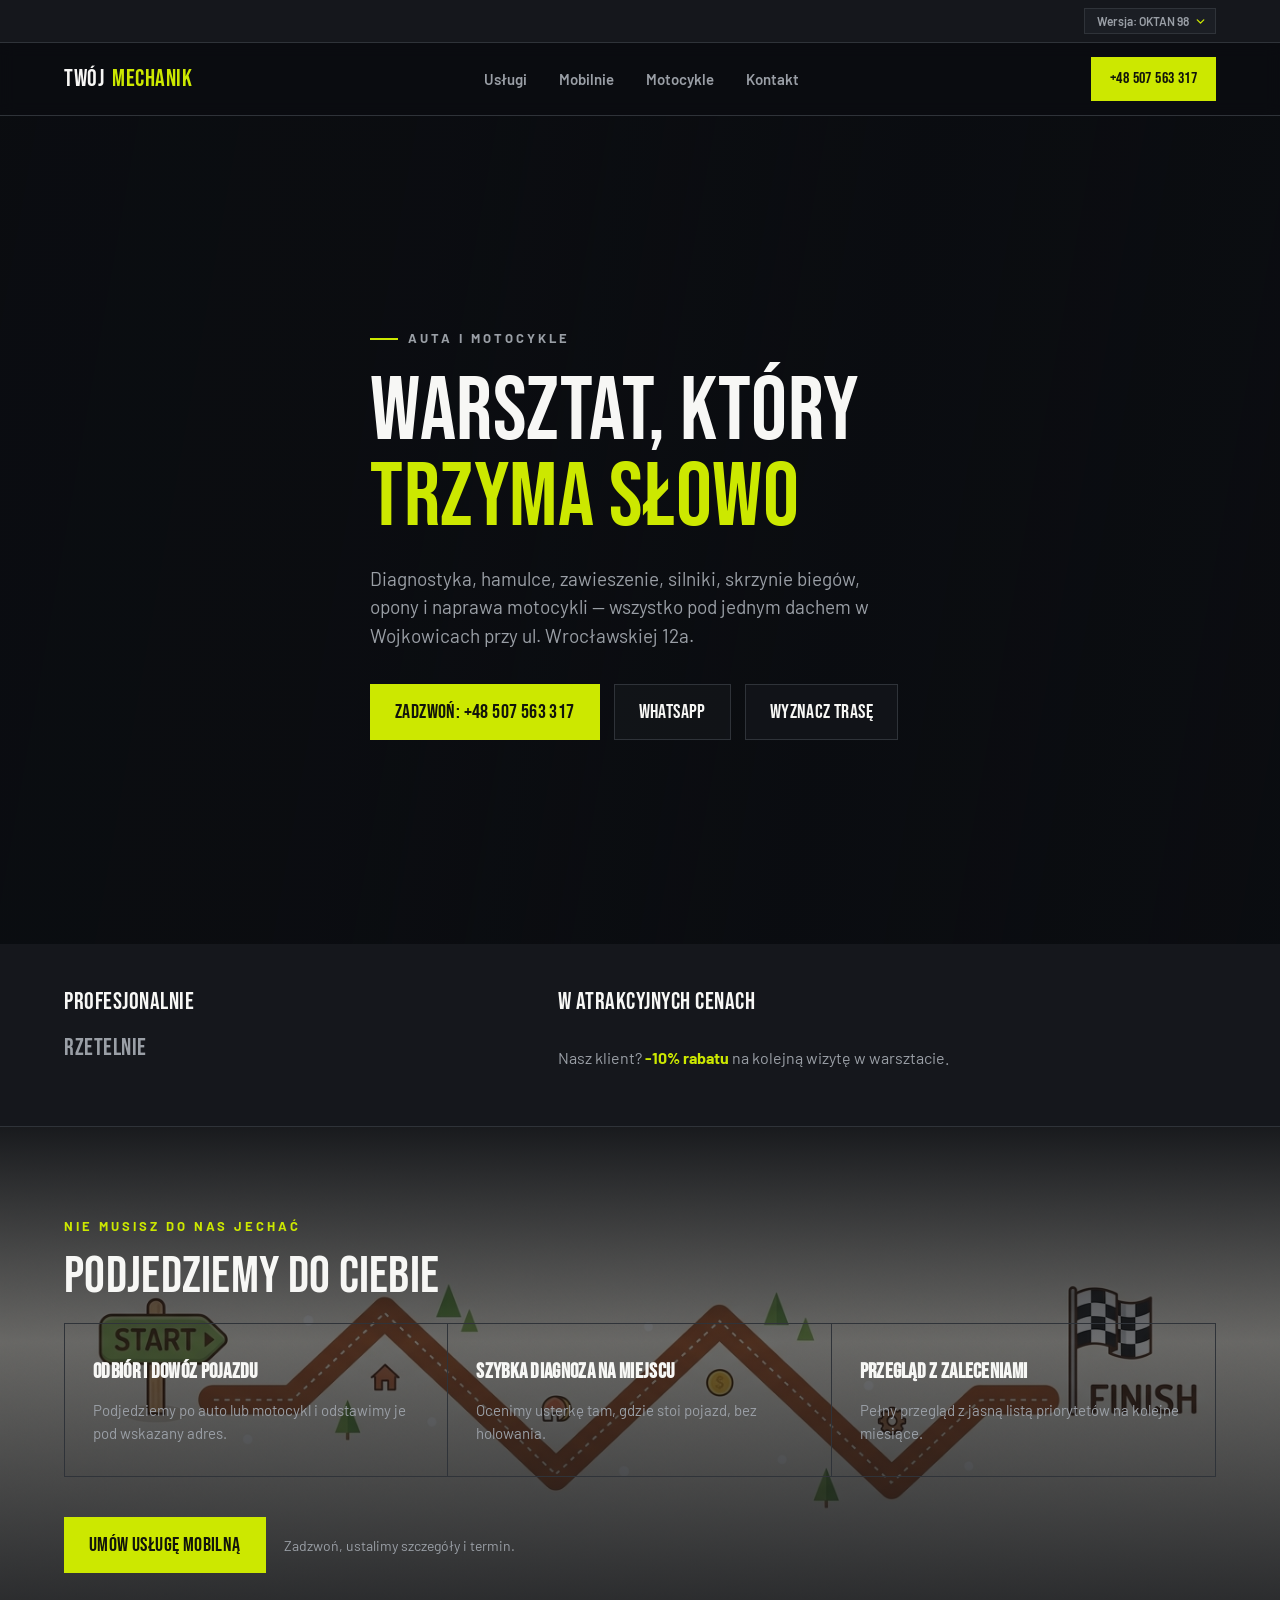
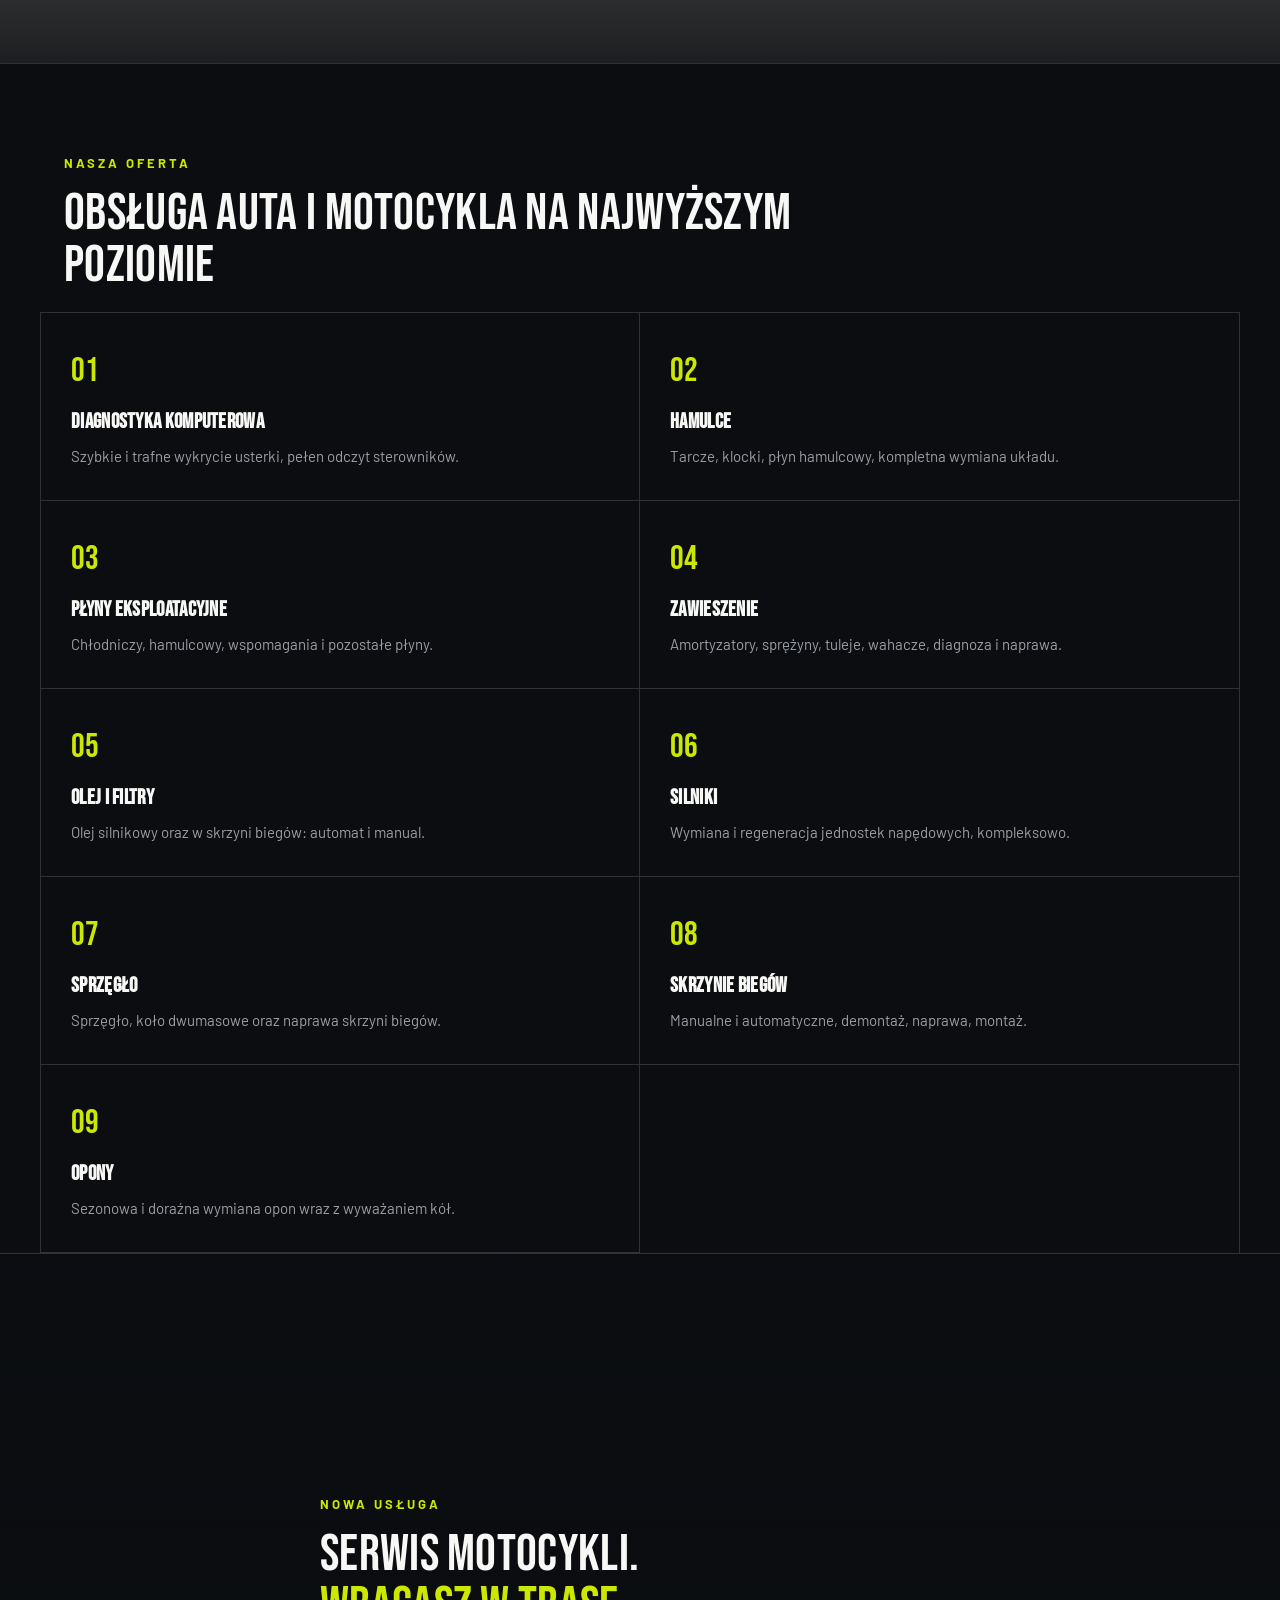
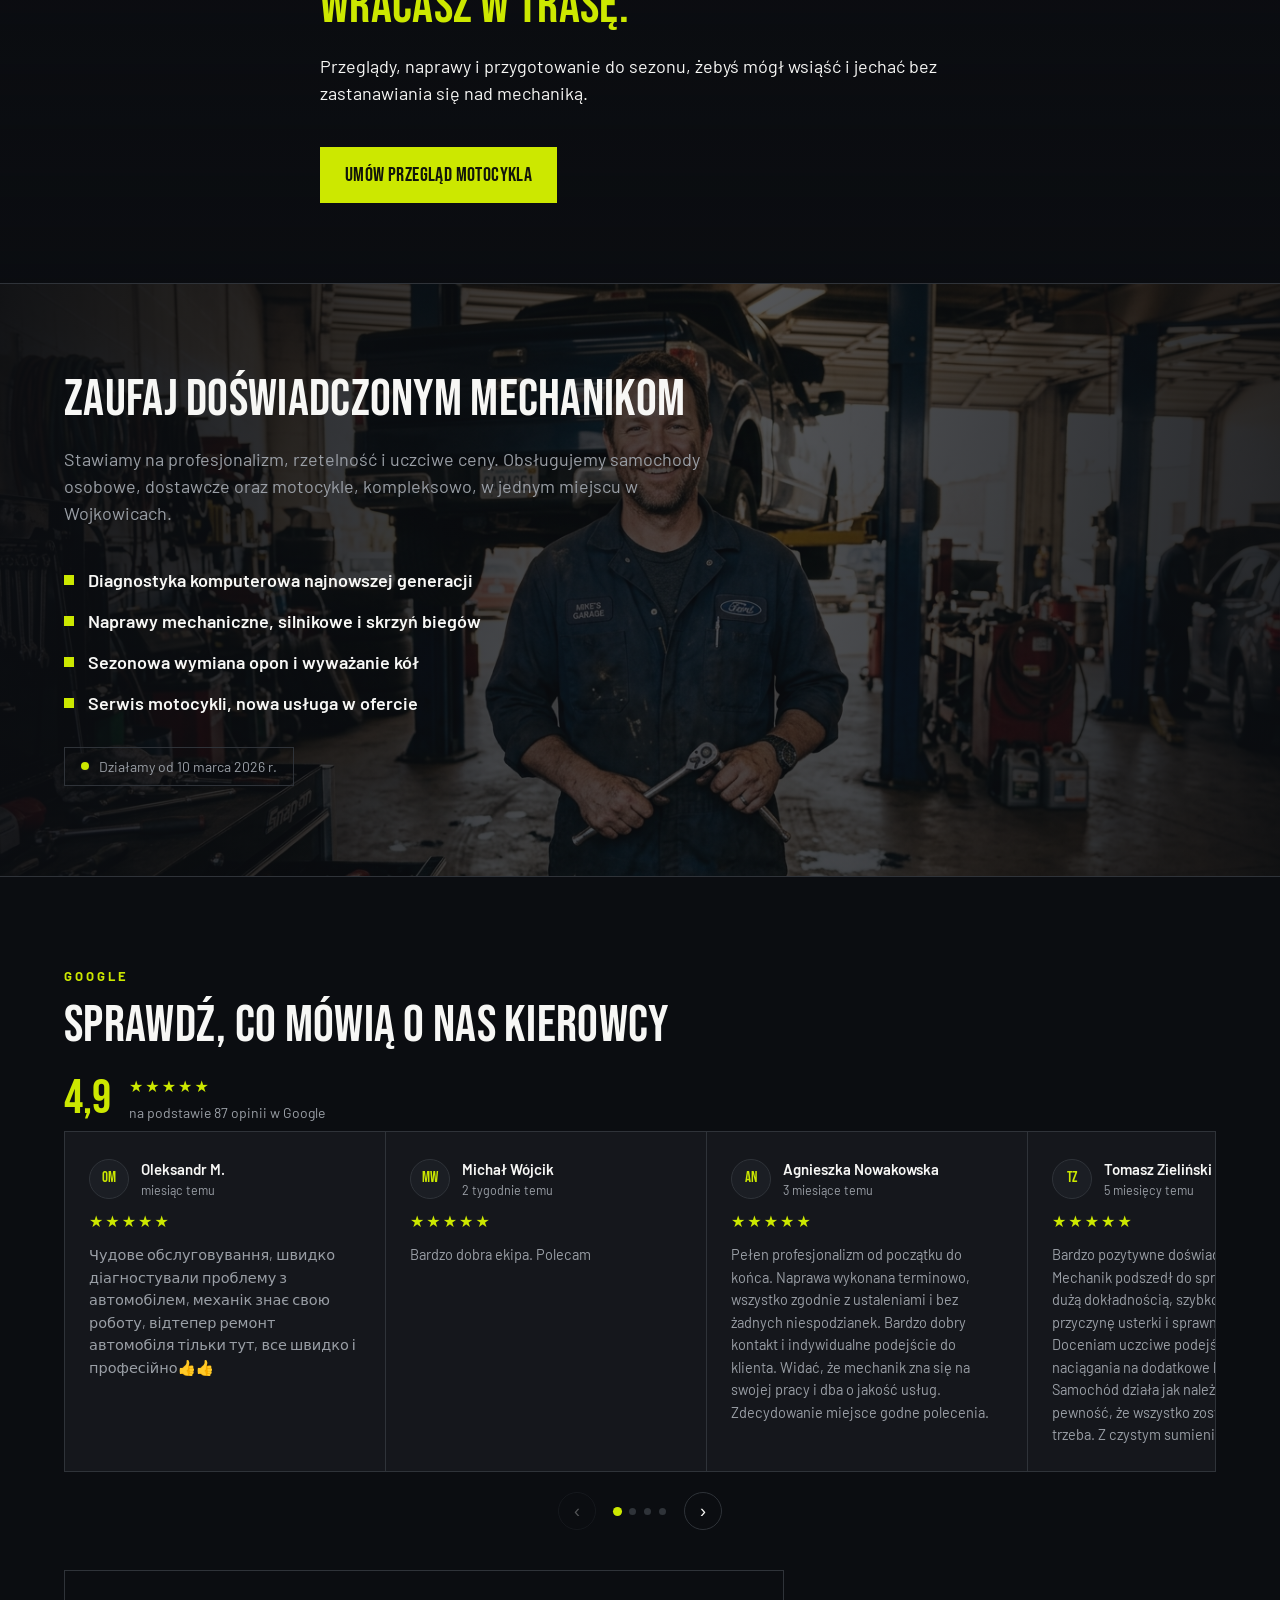
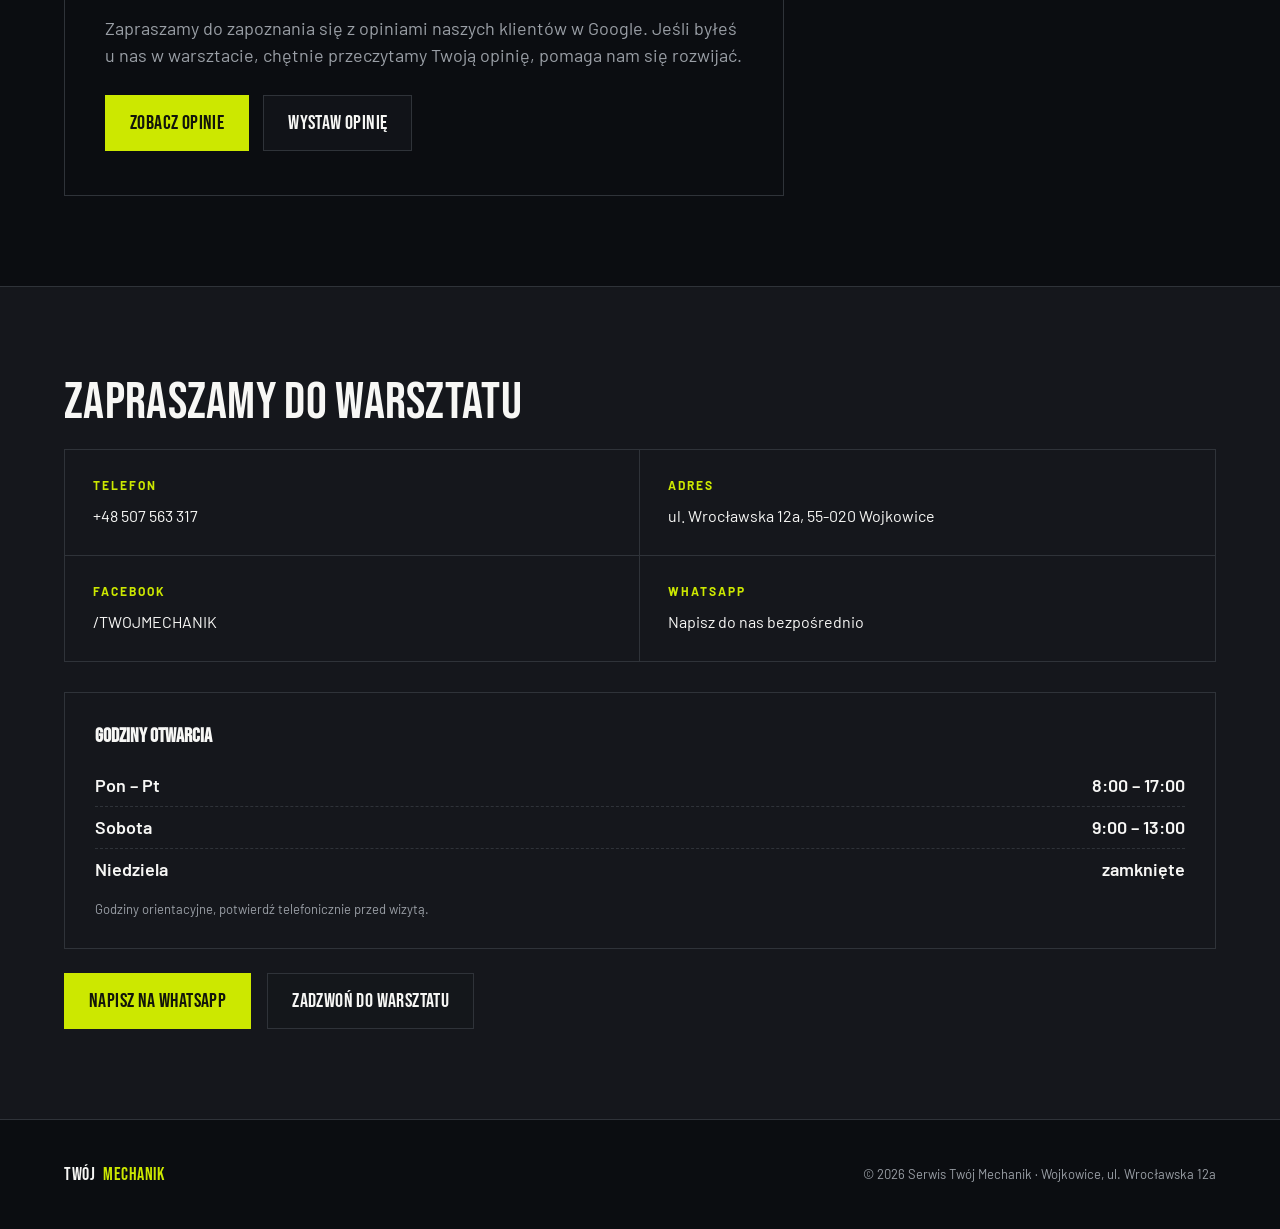
<file: index-v2.html>
<!DOCTYPE html>
<html lang="pl">
<head>
<meta charset="UTF-8">
<meta name="viewport" content="width=device-width, initial-scale=1.0">
<title>Twój Mechanik – Serwis Samochodowy i Motocyklowy | Wojkowice</title>
<meta name="description" content="Serwis Twój Mechanik w Wojkowicach – kompleksowa obsługa samochodów i motocykli. Diagnostyka, hamulce, zawieszenie, silniki, skrzynie biegów, opony. Profesjonalnie, rzetelnie, w atrakcyjnych cenach.">
<meta name="theme-color" content="#0b0d11">

<meta property="og:type" content="business.business">
<meta property="og:title" content="Serwis Twój Mechanik – Wojkowice">
<meta property="og:description" content="Kompleksowa obsługa samochodów i motocykli. Diagnostyka, hamulce, zawieszenie, silniki, skrzynie biegów, opony, naprawa motocykli.">
<meta property="og:locale" content="pl_PL">

<link rel="icon" href="data:image/svg+xml,%3Csvg xmlns='http://www.w3.org/2000/svg' viewBox='0 0 100 100'%3E%3Crect width='100' height='100' fill='%230b0d11'/%3E%3Cpath d='M25 62 L32 40 Q35 34 42 34 L58 34 Q65 34 68 40 L75 62' stroke='%23cce800' stroke-width='6' fill='none' stroke-linecap='round' stroke-linejoin='round'/%3E%3Ccircle cx='34' cy='64' r='8' fill='%23cce800'/%3E%3Ccircle cx='66' cy='64' r='8' fill='%23cce800'/%3E%3C/svg%3E">

<link rel="preconnect" href="https://fonts.googleapis.com">
<link rel="preconnect" href="https://fonts.gstatic.com" crossorigin>
<link href="https://fonts.googleapis.com/css2?family=Bebas+Neue&family=Barlow:wght@400;500;600;700&display=swap" rel="stylesheet">

<link rel="stylesheet" href="css/style-v2.css">
</head>
<body>

<div class="topbar-v2">
  <div class="container topbar-v2-inner">
    <label style="display:flex; align-items:center; gap:6px;">
      <span class="visually-hidden">Wersja strony</span>
      <select id="versionSelect" class="version-select-v2" aria-label="Wersja strony">
        <option value="index.html">Wersja: Standard</option>
        <option value="index-v2.html">Wersja: OKTAN 98</option>
        <option value="index-v3.html">Wersja: Pulpit</option>
        <option value="index-v4.html">Wersja: Tor</option>
        <option value="index-v5.html">Wersja: Premiera</option>
      </select>
    </label>
  </div>
</div>

<header class="navbar-v2">
  <div class="container navbar-v2-inner">
    <a href="#top" class="logo-v2">TWÓJ<span class="logo-accent">MECHANIK</span></a>

    <nav class="nav-links-v2" id="navLinks">
      <a href="#uslugi">Usługi</a>
      <a href="#mobilne">Mobilnie</a>
      <a href="#motocykle">Motocykle</a>
      <a href="#kontakt">Kontakt</a>
    </nav>

    <div class="navbar-v2-actions">
      <a href="tel:+48507563317" class="btn btn-lime btn-small">+48 507 563 317</a>
      <button class="nav-toggle-v2" id="navToggle" aria-label="Otwórz menu">
        <span></span><span></span><span></span>
      </button>
    </div>
  </div>
</header>

<main id="top">

  <section class="hero-v2">
    <div class="hero-v2-video" aria-hidden="true">
      <video autoplay muted loop playsinline preload="auto">
        <source src="assets/video/hero-vertical.mp4" media="(max-width: 760px)">
        <source src="assets/video/hero-horizontal.mp4" type="video/mp4">
      </video>
    </div>
    <div class="container hero-v2-inner">
      <p class="hero-v2-eyebrow">Auta i motocykle</p>
      <h1 class="hero-v2-heading">
        <span>Warsztat, który</span>
        <span class="accent">Trzyma słowo</span>
      </h1>
      <p class="hero-v2-desc">Diagnostyka, hamulce, zawieszenie, silniki, skrzynie biegów, opony i naprawa motocykli — wszystko pod jednym dachem w Wojkowicach przy ul. Wrocławskiej 12a.</p>
      <div class="hero-v2-actions">
        <a href="tel:+48507563317" class="btn btn-lime">Zadzwoń: +48 507 563 317</a>
        <a href="https://wa.me/48507563317?text=Dzie%C5%84%20dobry%2C%20chcia%C5%82bym%20zapyta%C4%87%20o%20wizyt%C4%99" target="_blank" rel="noopener" class="btn btn-outline">WhatsApp</a>
        <a href="https://www.google.com/maps/search/?api=1&query=Wroc%C5%82awska+12a%2C+55-020+Wojkowice" target="_blank" rel="noopener" class="btn btn-outline">Wyznacz trasę</a>
      </div>
    </div>
  </section>

  <section class="strip-v2">
    <div class="container strip-v2-grid">
      <div class="strip-v2-labels">
        <span>Profesjonalnie</span>
        <span>Rzetelnie</span>
      </div>
      <div class="strip-v2-right">
        <span class="strip-v2-right-label">W atrakcyjnych cenach</span>
        <p class="strip-v2-promo">Nasz klient? <strong>-10% rabatu</strong> na kolejną wizytę w warsztacie.</p>
      </div>
    </div>
  </section>

  <section id="mobilne" class="section-v2 mobile-v2">
    <div class="container">
      <p class="section-v2-eyebrow">Nie musisz do nas jechać</p>
      <h2 class="section-v2-title">Podjedziemy do Ciebie</h2>

      <div class="mobile-v2-grid">
        <div class="mobile-v2-item" style="--tile-img:url('../assets/img/mechanik-1.jpeg');">
          <h3>Odbiór i dowóz pojazdu</h3>
          <p>Podjedziemy po auto lub motocykl i odstawimy je pod wskazany adres.</p>
        </div>
        <div class="mobile-v2-item" style="--tile-img:url('../assets/img/mechanik-2.jpeg');">
          <h3>Szybka diagnoza na miejscu</h3>
          <p>Ocenimy usterkę tam, gdzie stoi pojazd, bez holowania.</p>
        </div>
        <div class="mobile-v2-item" style="--tile-img:url('../assets/img/mechanik-3.jpeg');">
          <h3>Przegląd z zaleceniami</h3>
          <p>Pełny przegląd z jasną listą priorytetów na kolejne miesiące.</p>
        </div>
      </div>

      <div class="mobile-v2-cta">
        <a href="tel:+48507563317" class="btn btn-lime">Umów usługę mobilną</a>
        <span class="mobile-v2-note">Zadzwoń, ustalimy szczegóły i termin.</span>
      </div>
    </div>
  </section>

  <section id="uslugi" class="services-v2">
    <div class="container" style="padding-top:90px;">
      <p class="section-v2-eyebrow">Nasza oferta</p>
      <h2 class="section-v2-title">Obsługa auta i motocykla na najwyższym poziomie</h2>
    </div>
    <div class="container" style="padding:0;">
      <div class="services-v2-grid">
        <div class="service-card service-v2-card" style="--service-img:url('../assets/img/services/diagnostyka.jpg');">
          <span class="service-v2-num">01</span>
          <h3>Diagnostyka komputerowa</h3>
          <p>Szybkie i trafne wykrycie usterki, pełen odczyt sterowników.</p>
        </div>
        <div class="service-card service-v2-card" style="--service-img:url('../assets/img/services/hamulce.jpg');">
          <span class="service-v2-num">02</span>
          <h3>Hamulce</h3>
          <p>Tarcze, klocki, płyn hamulcowy, kompletna wymiana układu.</p>
        </div>
        <div class="service-card service-v2-card" style="--service-img:url('../assets/img/services/plyny.jpg');">
          <span class="service-v2-num">03</span>
          <h3>Płyny eksploatacyjne</h3>
          <p>Chłodniczy, hamulcowy, wspomagania i pozostałe płyny.</p>
        </div>
        <div class="service-card service-v2-card" style="--service-img:url('../assets/img/services/zawieszenie.jpg');">
          <span class="service-v2-num">04</span>
          <h3>Zawieszenie</h3>
          <p>Amortyzatory, sprężyny, tuleje, wahacze, diagnoza i naprawa.</p>
        </div>
        <div class="service-card service-v2-card" style="--service-img:url('../assets/img/services/olej-filtry.jpg');">
          <span class="service-v2-num">05</span>
          <h3>Olej i filtry</h3>
          <p>Olej silnikowy oraz w skrzyni biegów: automat i manual.</p>
        </div>
        <div class="service-card service-v2-card" style="--service-img:url('../assets/img/services/silniki.jpg');">
          <span class="service-v2-num">06</span>
          <h3>Silniki</h3>
          <p>Wymiana i regeneracja jednostek napędowych, kompleksowo.</p>
        </div>
        <div class="service-card service-v2-card" style="--service-img:url('../assets/img/services/sprzeglo.jpg');">
          <span class="service-v2-num">07</span>
          <h3>Sprzęgło</h3>
          <p>Sprzęgło, koło dwumasowe oraz naprawa skrzyni biegów.</p>
        </div>
        <div class="service-card service-v2-card" style="--service-img:url('../assets/img/services/skrzynie-biegow.jpg');">
          <span class="service-v2-num">08</span>
          <h3>Skrzynie biegów</h3>
          <p>Manualne i automatyczne, demontaż, naprawa, montaż.</p>
        </div>
        <div class="service-card service-v2-card" style="--service-img:url('../assets/img/services/opony.jpg');">
          <span class="service-v2-num">09</span>
          <h3>Opony</h3>
          <p>Sezonowa i doraźna wymiana opon wraz z wyważaniem kół.</p>
        </div>
      </div>
    </div>
  </section>

  <section id="motocykle" class="moto-v2">
    <div class="moto-v2-video" aria-hidden="true">
      <video autoplay muted loop playsinline preload="auto">
        <source src="assets/video/moto-highway.mp4" type="video/mp4">
      </video>
    </div>
    <div class="container moto-scroll-content moto-v2-content">
      <p class="section-v2-eyebrow">Nowa usługa</p>
      <h2 class="section-v2-title">Serwis motocykli.<br><span class="accent">Wracasz w trasę.</span></h2>
      <p class="section-v2-body">Przeglądy, naprawy i przygotowanie do sezonu, żebyś mógł wsiąść i jechać bez zastanawiania się nad mechaniką.</p>
      <a href="tel:+48507563317" class="btn btn-lime">Umów przegląd motocykla</a>
    </div>
  </section>

  <section id="dlaczego-my" class="section-v2 why-v2">
    <div class="container">
      <h2 class="section-v2-title">Zaufaj doświadczonym mechanikom</h2>
      <p class="section-v2-body">Stawiamy na profesjonalizm, rzetelność i uczciwe ceny. Obsługujemy samochody osobowe, dostawcze oraz motocykle, kompleksowo, w jednym miejscu w Wojkowicach.</p>
      <ul class="why-v2-list">
        <li>Diagnostyka komputerowa najnowszej generacji</li>
        <li>Naprawy mechaniczne, silnikowe i skrzyń biegów</li>
        <li>Sezonowa wymiana opon i wyważanie kół</li>
        <li>Serwis motocykli, nowa usługa w ofercie</li>
      </ul>
      <span class="why-v2-badge">Działamy od 10 marca 2026 r.</span>
    </div>
  </section>

  <section id="opinie" class="section-v2 reviews-v2">
    <div class="container">
      <p class="section-v2-eyebrow">Google</p>
      <h2 class="section-v2-title">Sprawdź, co mówią o nas kierowcy</h2>

      <div class="reviews-v2-summary">
        <span class="reviews-v2-score">4,9</span>
        <div>
          <div class="reviews-v2-stars" aria-hidden="true">★★★★★</div>
          <span class="reviews-v2-count">na podstawie 87 opinii w Google</span>
        </div>
      </div>
      <div class="reviews-slider" data-reviews-slider>
        <div class="reviews-slider-track" data-track>
          <div class="review-v2-card">
            <div class="review-v2-head">
              <span class="review-v2-avatar">OM</span>
              <div>
                <strong class="review-v2-name">Oleksandr M.</strong>
                <span class="review-v2-date">miesiąc temu</span>
              </div>
            </div>
            <div class="review-v2-stars" aria-hidden="true">★★★★★</div>
            <p class="review-v2-text">Чудове обслуговування, швидко діагностували проблему з автомобілем, механік знає свою роботу, відтепер ремонт автомобіля тільки тут, все швидко і професійно👍👍</p>
          </div>
          <div class="review-v2-card">
            <div class="review-v2-head">
              <span class="review-v2-avatar">MW</span>
              <div>
                <strong class="review-v2-name">Michał Wójcik</strong>
                <span class="review-v2-date">2 tygodnie temu</span>
              </div>
            </div>
            <div class="review-v2-stars" aria-hidden="true">★★★★★</div>
            <p class="review-v2-text">Bardzo dobra ekipa. Polecam</p>
          </div>
          <div class="review-v2-card">
            <div class="review-v2-head">
              <span class="review-v2-avatar">AN</span>
              <div>
                <strong class="review-v2-name">Agnieszka Nowakowska</strong>
                <span class="review-v2-date">3 miesiące temu</span>
              </div>
            </div>
            <div class="review-v2-stars" aria-hidden="true">★★★★★</div>
            <p class="review-v2-text">Pełen profesjonalizm od początku do końca. Naprawa wykonana terminowo, wszystko zgodnie z ustaleniami i bez żadnych niespodzianek. Bardzo dobry kontakt i indywidualne podejście do klienta. Widać, że mechanik zna się na swojej pracy i dba o jakość usług. Zdecydowanie miejsce godne polecenia.</p>
          </div>
          <div class="review-v2-card">
            <div class="review-v2-head">
              <span class="review-v2-avatar">TZ</span>
              <div>
                <strong class="review-v2-name">Tomasz Zieliński</strong>
                <span class="review-v2-date">5 miesięcy temu</span>
              </div>
            </div>
            <div class="review-v2-stars" aria-hidden="true">★★★★★</div>
            <p class="review-v2-text">Bardzo pozytywne doświadczenie. Mechanik podszedł do sprawy rzeczowo i z dużą dokładnością, szybko znalazł przyczynę usterki i sprawnie ją usunął. Doceniam uczciwe podejście oraz brak naciągania na dodatkowe koszty. Samochód działa jak należy, a ja mam pewność, że wszystko zostało zrobione jak trzeba. Z czystym sumieniem polecam.</p>
          </div>
        </div>
        <div class="reviews-slider-controls">
          <button type="button" class="reviews-slider-btn" data-dir="prev" aria-label="Poprzednia opinia">‹</button>
          <div class="reviews-slider-dots" data-dots></div>
          <button type="button" class="reviews-slider-btn" data-dir="next" aria-label="Następna opinia">›</button>
        </div>
      </div>

      <div class="reviews-v2-card">
        <p class="section-v2-body" style="margin-bottom:26px;">Zapraszamy do zapoznania się z opiniami naszych klientów w Google. Jeśli byłeś u nas w warsztacie, chętnie przeczytamy Twoją opinię, pomaga nam się rozwijać.</p>
        <div class="reviews-v2-actions">
          <a href="https://www.google.com/maps/search/?api=1&query=Wroc%C5%82awska+12a%2C+55-020+Wojkowice" target="_blank" rel="noopener" class="btn btn-lime">Zobacz opinie</a>
          <a href="https://www.google.com/maps/search/?api=1&query=Wroc%C5%82awska+12a%2C+55-020+Wojkowice" target="_blank" rel="noopener" class="btn btn-outline">Wystaw opinię</a>
        </div>
      </div>
    </div>
  </section>

  <section id="kontakt" class="section-v2 contact-v2">
    <div class="container">
      <h2 class="section-v2-title">Zapraszamy do warsztatu</h2>

      <div class="contact-v2-grid">
        <div class="contact-v2-item">
          <strong>Telefon</strong>
          <a href="tel:+48507563317">+48 507 563 317</a>
        </div>
        <div class="contact-v2-item">
          <strong>Adres</strong>
          <span>ul. Wrocławska 12a, 55-020 Wojkowice</span>
        </div>
        <div class="contact-v2-item">
          <strong>Facebook</strong>
          <a href="https://www.facebook.com/TWOJMECHANIK" target="_blank" rel="noopener">/TWOJMECHANIK</a>
        </div>
        <div class="contact-v2-item">
          <strong>WhatsApp</strong>
          <a href="https://wa.me/48507563317?text=Dzie%C5%84%20dobry%2C%20chcia%C5%82bym%20zapyta%C4%87%20o%20wizyt%C4%99" target="_blank" rel="noopener">Napisz do nas bezpośrednio</a>
        </div>
      </div>

      <div class="contact-v2-hours">
        <strong>Godziny otwarcia</strong>
        <div class="contact-v2-hours-row"><span>Pon – Pt</span><span>8:00 – 17:00</span></div>
        <div class="contact-v2-hours-row"><span>Sobota</span><span>9:00 – 13:00</span></div>
        <div class="contact-v2-hours-row"><span>Niedziela</span><span>zamknięte</span></div>
        <p class="contact-v2-hours-note">Godziny orientacyjne, potwierdź telefonicznie przed wizytą.</p>
      </div>

      <div class="contact-v2-cta">
        <a href="https://wa.me/48507563317?text=Dzie%C5%84%20dobry%2C%20chcia%C5%82bym%20zapyta%C4%87%20o%20wizyt%C4%99" target="_blank" rel="noopener" class="btn btn-lime">Napisz na WhatsApp</a>
        <a href="tel:+48507563317" class="btn btn-outline">Zadzwoń do warsztatu</a>
      </div>
    </div>
  </section>

</main>

<footer class="footer-v2">
  <div class="container footer-v2-inner">
    <span class="logo-v2" style="font-size:18px;">TWÓJ<span class="logo-accent">MECHANIK</span></span>
    <p class="footer-v2-copy">&copy; <span id="year"></span> Serwis Twój Mechanik &middot; Wojkowice, ul. Wrocławska 12a</p>
  </div>
</footer>

<a href="https://wa.me/48507563317?text=Dzie%C5%84%20dobry%2C%20chcia%C5%82bym%20zapyta%C4%87%20o%20wizyt%C4%99" target="_blank" rel="noopener" class="fab-v2" aria-label="Napisz na WhatsApp">
  <svg viewBox="0 0 24 24"><path d="M12.04 2C6.58 2 2.13 6.45 2.13 11.91c0 1.75.46 3.48 1.32 5.01L2 22l5.25-1.38a9.9 9.9 0 004.79 1.22h.01c5.46 0 9.9-4.45 9.9-9.91 0-2.65-1.03-5.14-2.9-7.01A9.87 9.87 0 0012.04 2zm5.8 14.13c-.24.68-1.4 1.32-1.93 1.4-.5.08-1.11.11-1.79-.11-.41-.13-.94-.3-1.62-.6-2.85-1.23-4.71-4.1-4.85-4.29-.14-.19-1.16-1.55-1.16-2.95 0-1.4.73-2.09 1-2.38.26-.28.57-.35.76-.35.19 0 .38 0 .55.01.18.01.41-.07.64.49.24.58.81 2 .88 2.14.07.14.12.31.02.5-.09.19-.14.31-.28.48-.14.16-.29.36-.42.49-.14.14-.28.29-.12.57.16.28.71 1.17 1.52 1.9 1.05.94 1.93 1.23 2.21 1.37.28.14.44.12.6-.07.16-.19.68-.79.86-1.06.18-.28.36-.23.6-.14.24.09 1.53.72 1.79.85.26.13.44.19.5.3.06.11.06.63-.18 1.31z"/></svg>
</a>

<script src="js/main.js"></script>
</body>
</html>
</file>
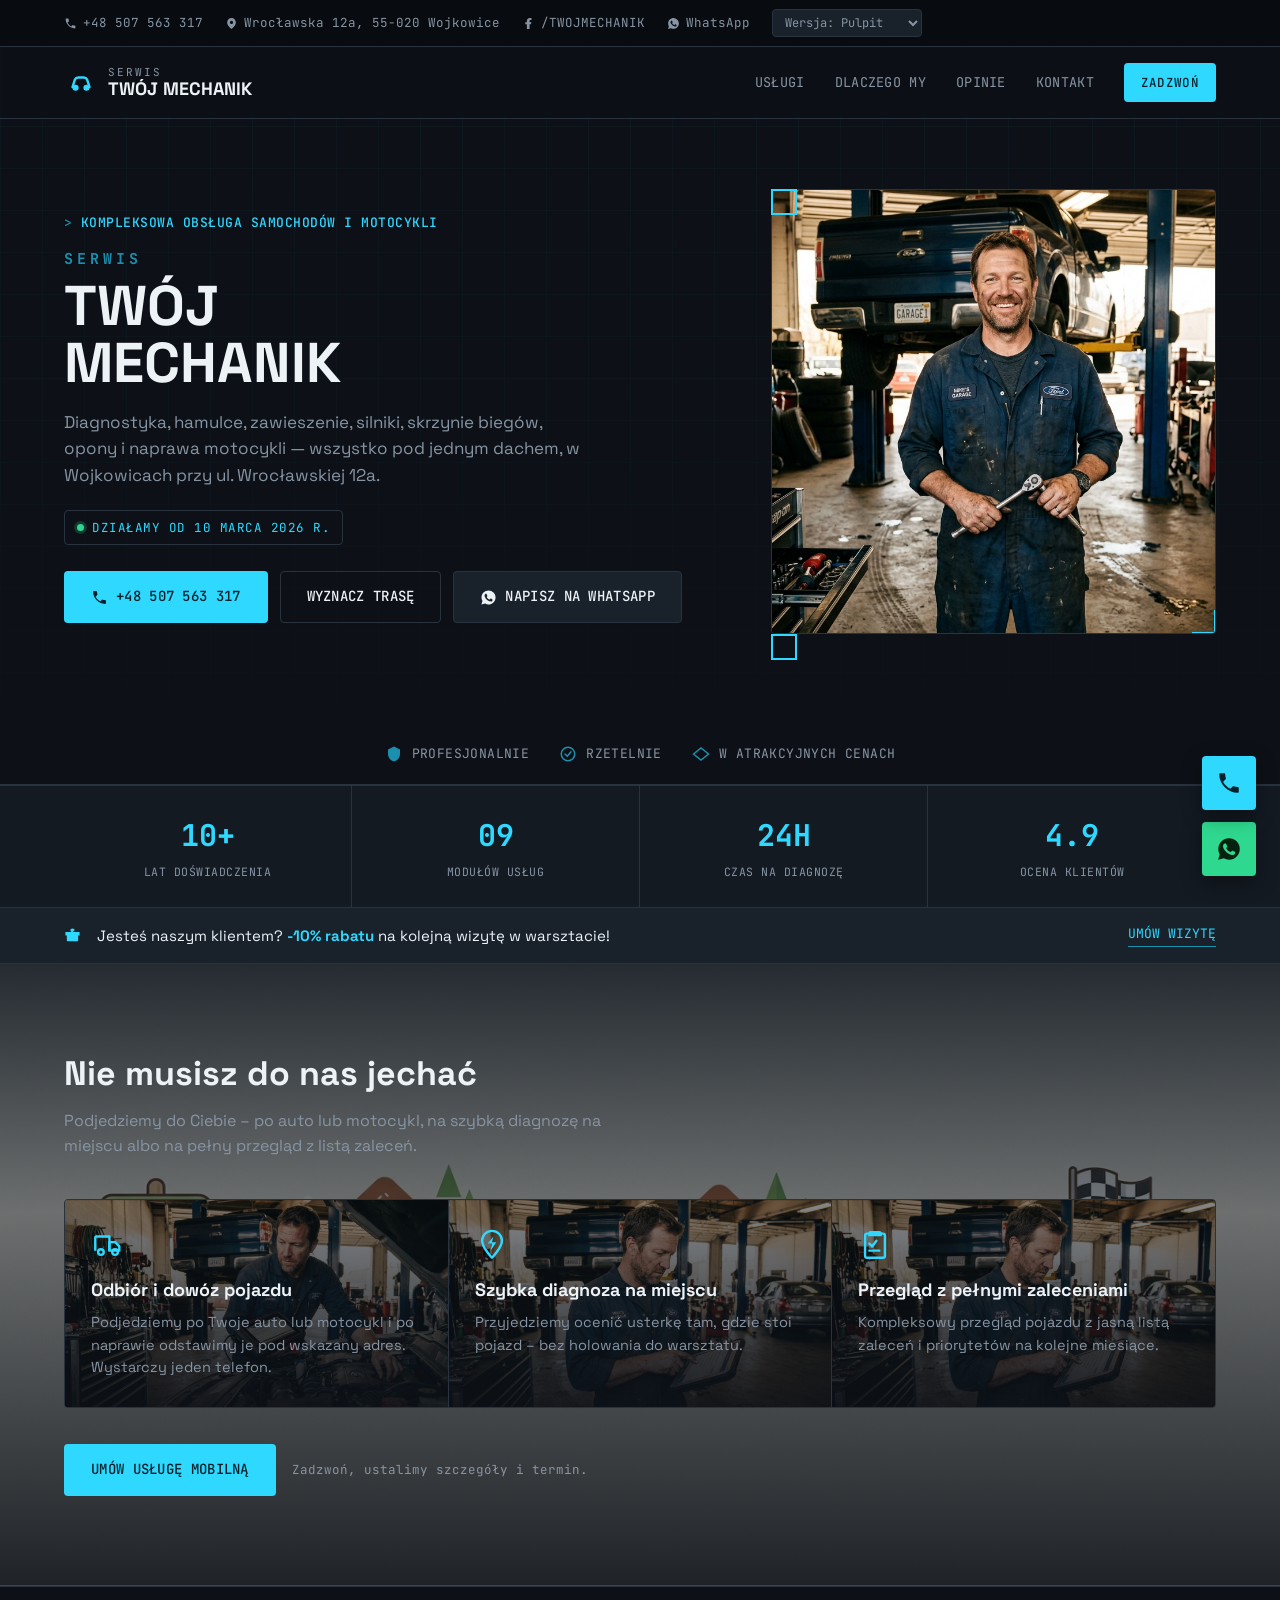
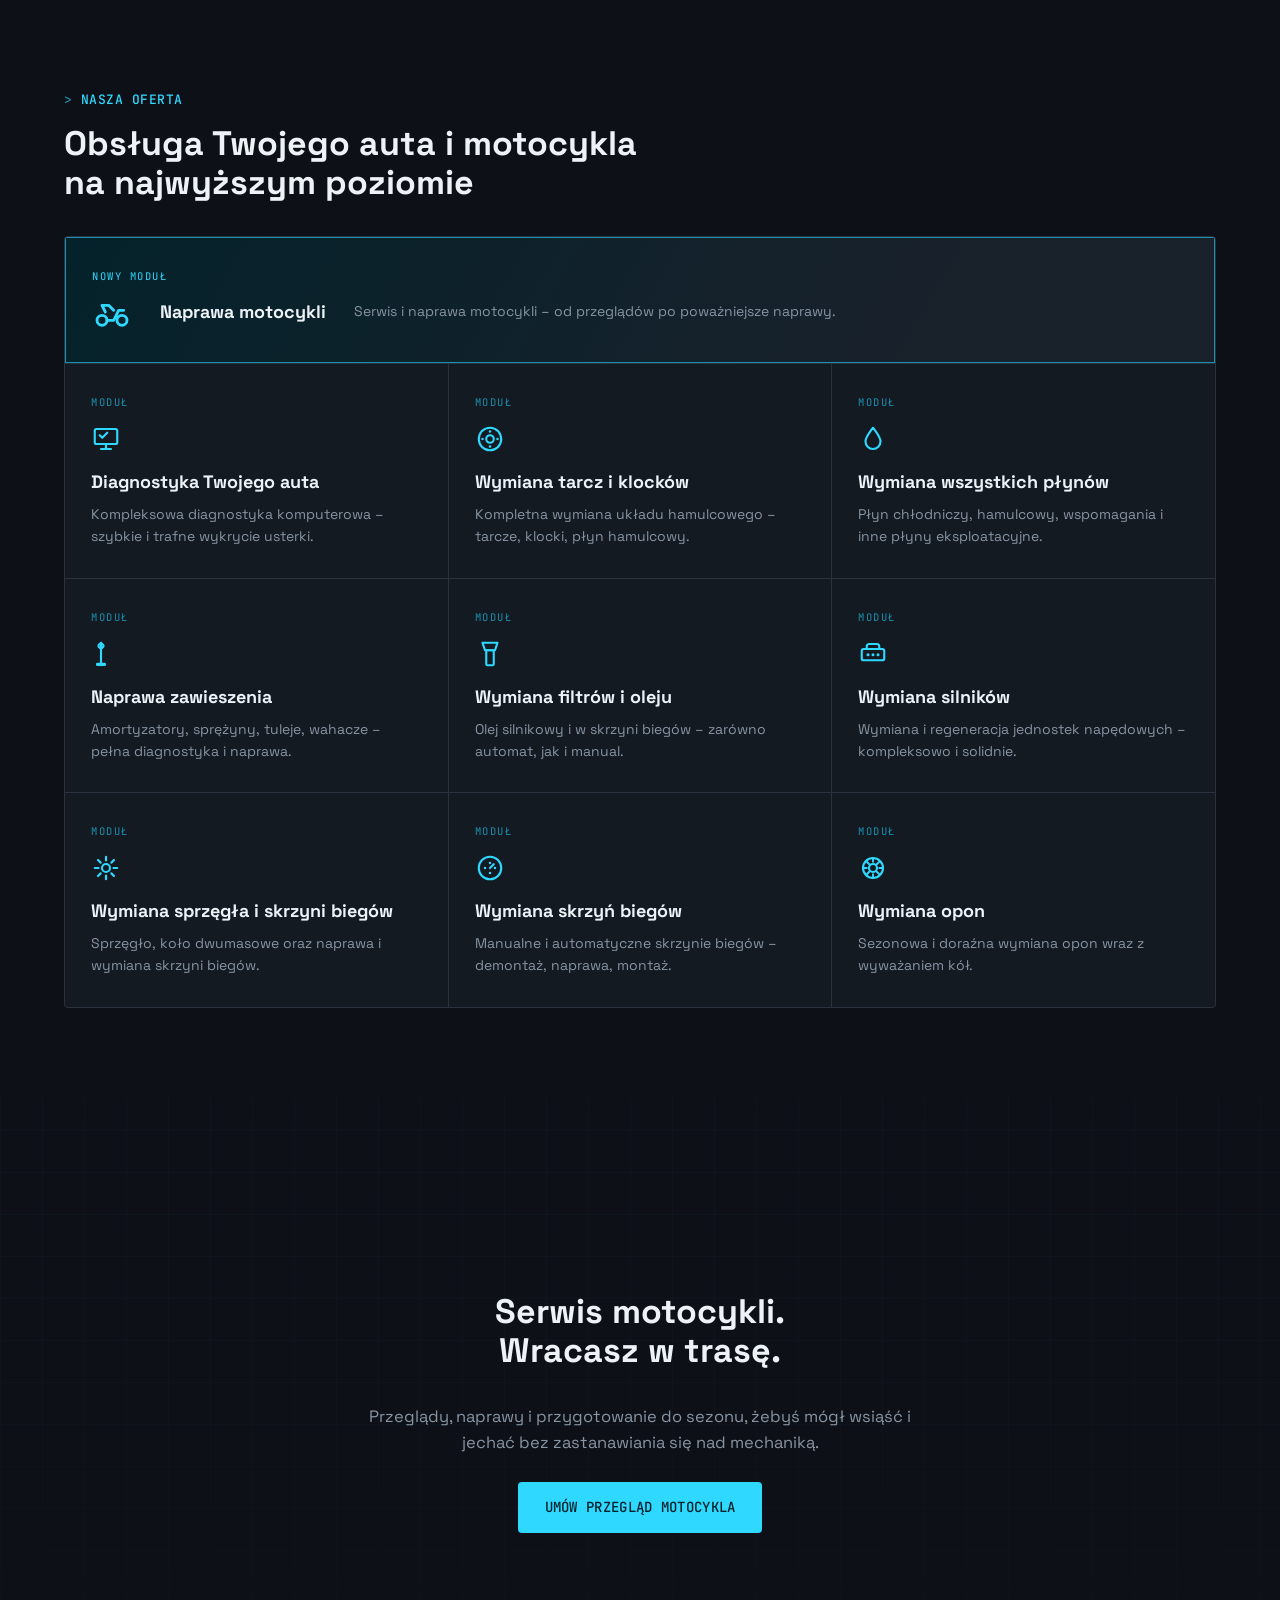
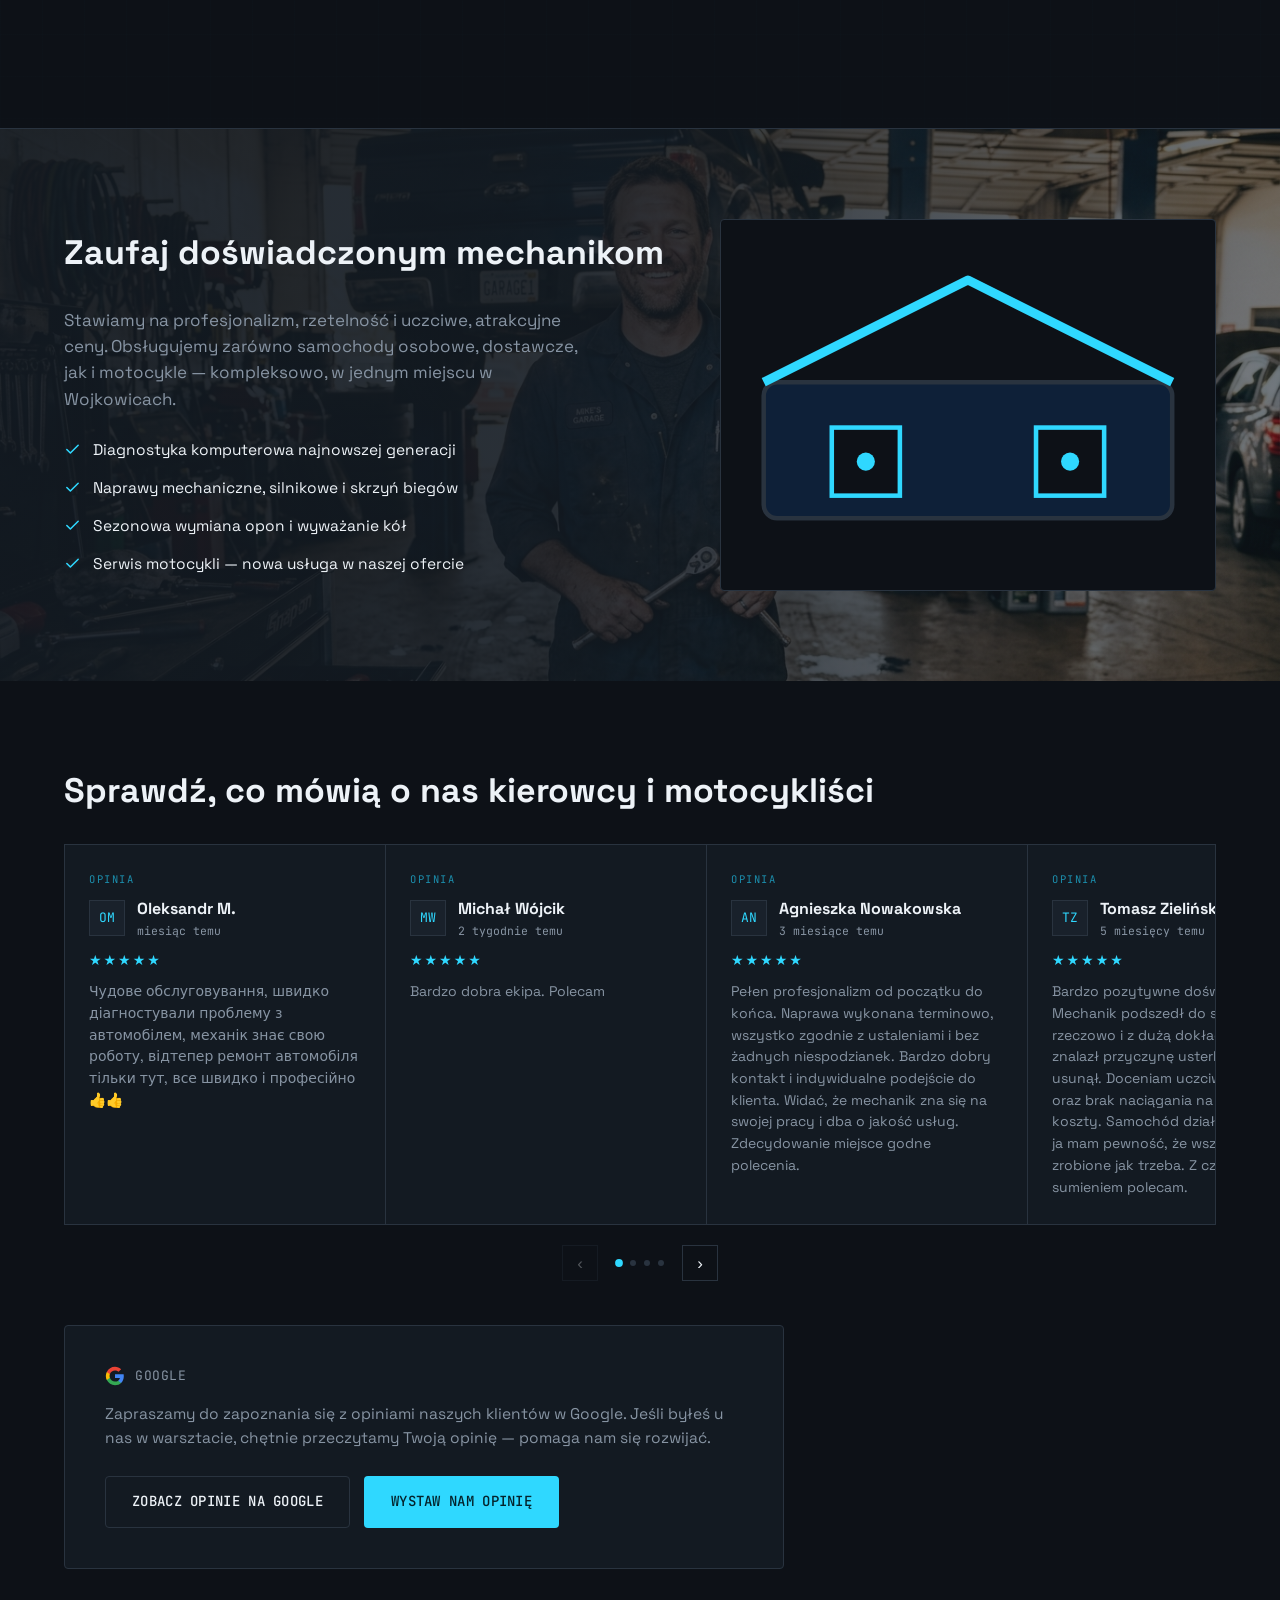
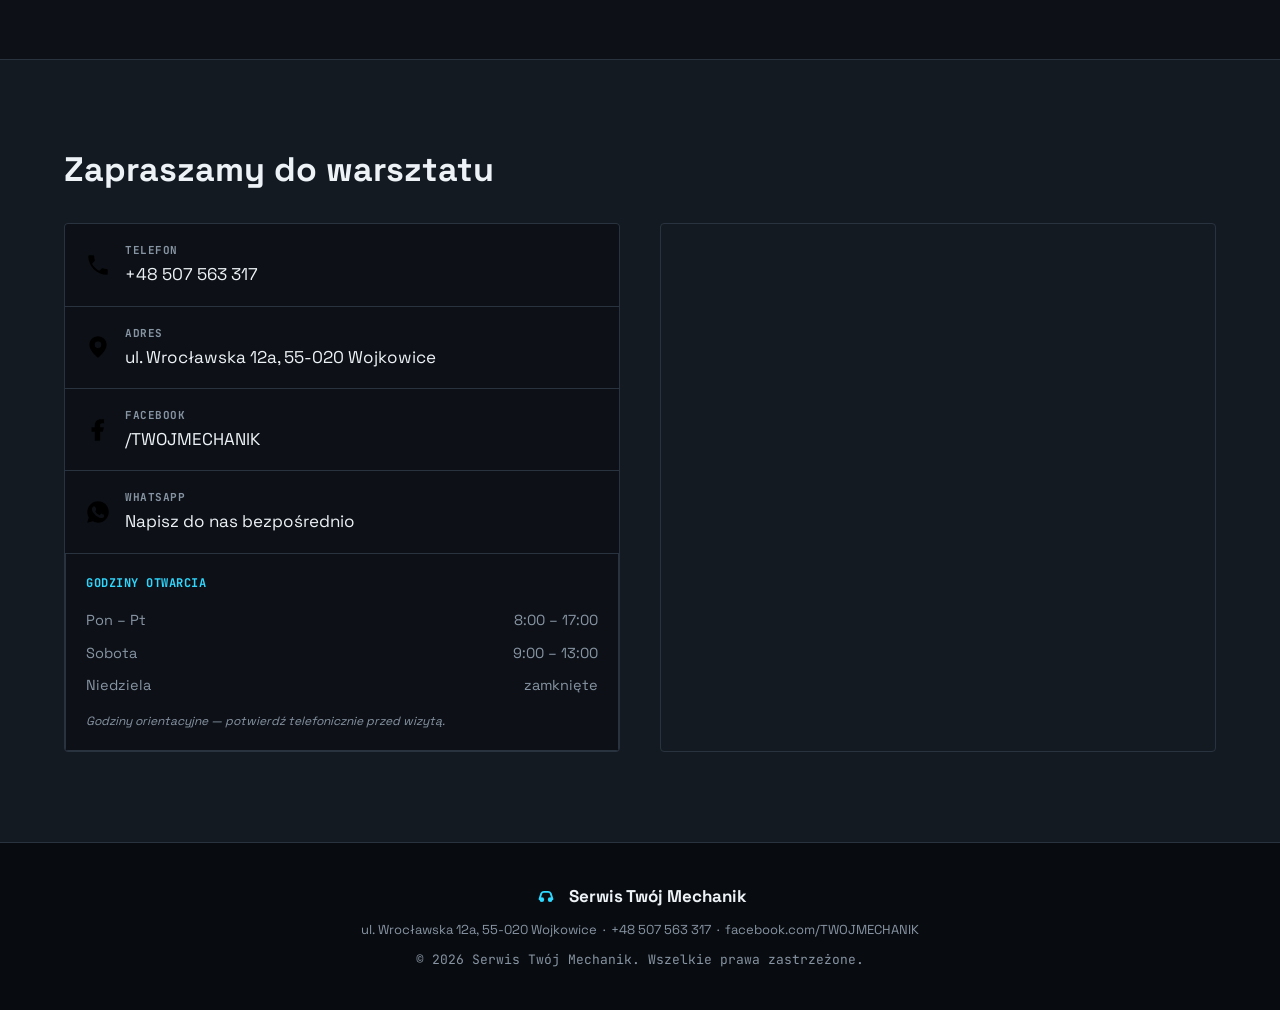
<file: index-v3.html>
<!DOCTYPE html>
<html lang="pl">
<head>
<meta charset="UTF-8">
<meta name="viewport" content="width=device-width, initial-scale=1.0">
<title>Twój Mechanik – Serwis Samochodowy i Motocyklowy | Wojkowice</title>
<meta name="description" content="Serwis Twój Mechanik w Wojkowicach – kompleksowa obsługa samochodów i motocykli. Diagnostyka, hamulce, zawieszenie, silniki, skrzynie biegów, opony. Profesjonalnie, rzetelnie, w atrakcyjnych cenach.">
<meta name="theme-color" content="#0d1117">

<meta property="og:type" content="business.business">
<meta property="og:title" content="Serwis Twój Mechanik – Wojkowice">
<meta property="og:description" content="Kompleksowa obsługa samochodów i motocykli. Diagnostyka, hamulce, zawieszenie, silniki, skrzynie biegów, opony, naprawa motocykli.">
<meta property="og:locale" content="pl_PL">

<link rel="icon" href="data:image/svg+xml,%3Csvg xmlns='http://www.w3.org/2000/svg' viewBox='0 0 100 100'%3E%3Crect width='100' height='100' rx='6' fill='%230d1117'/%3E%3Cpath d='M25 62 L32 40 Q35 34 42 34 L58 34 Q65 34 68 40 L75 62' stroke='%232fd8ff' stroke-width='6' fill='none' stroke-linecap='round' stroke-linejoin='round'/%3E%3Ccircle cx='34' cy='64' r='8' fill='%232fd8ff'/%3E%3Ccircle cx='66' cy='64' r='8' fill='%232fd8ff'/%3E%3C/svg%3E">

<link rel="preconnect" href="https://fonts.googleapis.com">
<link rel="preconnect" href="https://fonts.gstatic.com" crossorigin>
<link href="https://fonts.googleapis.com/css2?family=Space+Grotesk:wght@400;500;700&family=JetBrains+Mono:wght@400;500;700&display=swap" rel="stylesheet">

<link rel="stylesheet" href="css/style-v3.css">
</head>
<body>

<div class="topbar">
  <div class="container topbar-inner">
    <a href="tel:+48507563317" class="topbar-item">
      <svg class="icon-sm" viewBox="0 0 24 24"><path d="M6.6 10.8c1.4 2.8 3.8 5.1 6.6 6.6l2.2-2.2c.3-.3.7-.4 1-.2 1.1.4 2.3.6 3.6.6.6 0 1 .4 1 1V20c0 .6-.4 1-1 1C10.9 21 3 13.1 3 3.9c0-.6.4-1 1-1h3.5c.6 0 1 .4 1 1 0 1.2.2 2.4.6 3.6.1.4 0 .8-.3 1L6.6 10.8z"/></svg>
      +48 507 563 317
    </a>
    <a href="https://www.google.com/maps/search/?api=1&query=Wroc%C5%82awska+12a%2C+55-020+Wojkowice" target="_blank" rel="noopener" class="topbar-item">
      <svg class="icon-sm" viewBox="0 0 24 24"><path d="M12 2C7.6 2 4 5.6 4 10c0 6 8 12 8 12s8-6 8-12c0-4.4-3.6-8-8-8zm0 11a3 3 0 110-6 3 3 0 010 6z"/></svg>
      Wrocławska 12a, 55-020 Wojkowice
    </a>
    <a href="https://www.facebook.com/TWOJMECHANIK" target="_blank" rel="noopener" class="topbar-item topbar-fb">
      <svg class="icon-sm" viewBox="0 0 24 24"><path d="M14 13.5h2.5l1-4H14v-2c0-1 .3-1.8 1.9-1.8H17.6V2.1C17.3 2.1 16 2 14.5 2 11.3 2 9 4 9 7.5v2H6v4h3V22h5V13.5z"/></svg>
      /TWOJMECHANIK
    </a>
    <a href="https://wa.me/48507563317?text=Dzie%C5%84%20dobry%2C%20chcia%C5%82bym%20zapyta%C4%87%20o%20wizyt%C4%99" target="_blank" rel="noopener" class="topbar-item topbar-whatsapp">
      <svg class="icon-sm" viewBox="0 0 24 24"><path d="M12.04 2C6.58 2 2.13 6.45 2.13 11.91c0 1.75.46 3.48 1.32 5.01L2 22l5.25-1.38a9.9 9.9 0 004.79 1.22h.01c5.46 0 9.9-4.45 9.9-9.91 0-2.65-1.03-5.14-2.9-7.01A9.87 9.87 0 0012.04 2zm5.8 14.13c-.24.68-1.4 1.32-1.93 1.4-.5.08-1.11.11-1.79-.11-.41-.13-.94-.3-1.62-.6-2.85-1.23-4.71-4.1-4.85-4.29-.14-.19-1.16-1.55-1.16-2.95 0-1.4.73-2.09 1-2.38.26-.28.57-.35.76-.35.19 0 .38 0 .55.01.18.01.41-.07.64.49.24.58.81 2 .88 2.14.07.14.12.31.02.5-.09.19-.14.31-.28.48-.14.16-.29.36-.42.49-.14.14-.28.29-.12.57.16.28.71 1.17 1.52 1.9 1.05.94 1.93 1.23 2.21 1.37.28.14.44.12.6-.07.16-.19.68-.79.86-1.06.18-.28.36-.23.6-.14.24.09 1.53.72 1.79.85.26.13.44.19.5.3.06.11.06.63-.18 1.31z"/></svg>
      WhatsApp
    </a>
    <label class="topbar-item" style="gap:6px;">
      <span class="visually-hidden">Wersja strony</span>
      <select id="versionSelect" class="version-select" aria-label="Wersja strony">
        <option value="index.html">Wersja: Standard</option>
        <option value="index-v2.html">Wersja: OKTAN 98</option>
        <option value="index-v3.html">Wersja: Pulpit</option>
        <option value="index-v4.html">Wersja: Tor</option>
        <option value="index-v5.html">Wersja: Premiera</option>
      </select>
    </label>
  </div>
</div>

<header class="navbar">
  <div class="container navbar-inner">
    <a href="#top" class="logo">
      <span class="logo-badge">
        <svg viewBox="0 0 100 100"><path d="M25 62 L32 40 Q35 34 42 34 L58 34 Q65 34 68 40 L75 62" stroke="#2fd8ff" stroke-width="7" fill="none" stroke-linecap="round" stroke-linejoin="round"/><circle cx="34" cy="64" r="9" fill="#2fd8ff"/><circle cx="66" cy="64" r="9" fill="#2fd8ff"/></svg>
      </span>
      <span class="logo-text">
        <span class="logo-line1">SERWIS</span>
        <span class="logo-line2">TWÓJ MECHANIK</span>
      </span>
    </a>

    <nav class="nav-links" id="navLinks">
      <a href="#uslugi">Usługi</a>
      <a href="#dlaczego-my">Dlaczego my</a>
      <a href="#opinie">Opinie</a>
      <a href="#kontakt">Kontakt</a>
      <a href="tel:+48507563317" class="btn btn-primary btn-small">Zadzwoń</a>
    </nav>

    <button class="nav-toggle" id="navToggle" aria-label="Otwórz menu">
      <span></span><span></span><span></span>
    </button>
  </div>
</header>

<main id="top">

  <section class="hero">
    <div class="hero-video-bg" aria-hidden="true">
      <video autoplay muted loop playsinline preload="auto">
        <source src="assets/video/hero-vertical.mp4" media="(max-width: 760px)">
        <source src="assets/video/hero-horizontal.mp4" type="video/mp4">
      </video>
    </div>
    <div class="hero-stripes" aria-hidden="true"></div>
    <div class="container hero-inner">
      <div class="hero-text">
        <p class="eyebrow">Kompleksowa obsługa samochodów i motocykli</p>
        <h1>
          <span class="h1-top">SERWIS</span>
          <span class="h1-main">TWÓJ<br>MECHANIK</span>
        </h1>
        <p class="hero-desc">Diagnostyka, hamulce, zawieszenie, silniki, skrzynie biegów, opony i naprawa motocykli — wszystko pod jednym dachem, w Wojkowicach przy ul. Wrocławskiej 12a.</p>

        <div class="hero-badge">
          <span class="hero-badge-dot"></span>
          Działamy od 10 marca 2026 r.
        </div>

        <div class="hero-actions">
          <a href="tel:+48507563317" class="btn btn-primary">
            <svg class="icon-sm" viewBox="0 0 24 24"><path d="M6.6 10.8c1.4 2.8 3.8 5.1 6.6 6.6l2.2-2.2c.3-.3.7-.4 1-.2 1.1.4 2.3.6 3.6.6.6 0 1 .4 1 1V20c0 .6-.4 1-1 1C10.9 21 3 13.1 3 3.9c0-.6.4-1 1-1h3.5c.6 0 1 .4 1 1 0 1.2.2 2.4.6 3.6.1.4 0 .8-.3 1L6.6 10.8z"/></svg>
            +48 507 563 317
          </a>
          <a href="https://www.google.com/maps/search/?api=1&query=Wroc%C5%82awska+12a%2C+55-020+Wojkowice" target="_blank" rel="noopener" class="btn btn-outline">Wyznacz trasę</a>
          <a href="https://wa.me/48507563317?text=Dzie%C5%84%20dobry%2C%20chcia%C5%82bym%20zapyta%C4%87%20o%20wizyt%C4%99" target="_blank" rel="noopener" class="btn btn-whatsapp">
            <svg class="icon-sm" viewBox="0 0 24 24" fill="currentColor"><path d="M12.04 2C6.58 2 2.13 6.45 2.13 11.91c0 1.75.46 3.48 1.32 5.01L2 22l5.25-1.38a9.9 9.9 0 004.79 1.22h.01c5.46 0 9.9-4.45 9.9-9.91 0-2.65-1.03-5.14-2.9-7.01A9.87 9.87 0 0012.04 2zm5.8 14.13c-.24.68-1.4 1.32-1.93 1.4-.5.08-1.11.11-1.79-.11-.41-.13-.94-.3-1.62-.6-2.85-1.23-4.71-4.1-4.85-4.29-.14-.19-1.16-1.55-1.16-2.95 0-1.4.73-2.09 1-2.38.26-.28.57-.35.76-.35.19 0 .38 0 .55.01.18.01.41-.07.64.49.24.58.81 2 .88 2.14.07.14.12.31.02.5-.09.19-.14.31-.28.48-.14.16-.29.36-.42.49-.14.14-.28.29-.12.57.16.28.71 1.17 1.52 1.9 1.05.94 1.93 1.23 2.21 1.37.28.14.44.12.6-.07.16-.19.68-.79.86-1.06.18-.28.36-.23.6-.14.24.09 1.53.72 1.79.85.26.13.44.19.5.3.06.11.06.63-.18 1.31z"/></svg>
            Napisz na WhatsApp
          </a>
        </div>
      </div>

      <div class="hero-visual" aria-hidden="true">
        <div class="hero-visual-card">
          <img class="hero-photo" src="assets/img/mechanik.jpeg" alt="" loading="eager">
        </div>
      </div>
    </div>
  </section>

  <section class="strip">
    <div class="container strip-inner">
      <div class="strip-item"><svg class="icon-md" viewBox="0 0 24 24"><path d="M12 2l8 4v6c0 5-3.4 8.6-8 10-4.6-1.4-8-5-8-10V6l8-4z"/></svg> Profesjonalnie</div>
      <div class="strip-item"><svg class="icon-md" viewBox="0 0 24 24"><circle cx="12" cy="12" r="9" fill="none" stroke="currentColor" stroke-width="2"/><path d="M8 12l3 3 5-6" fill="none" stroke="currentColor" stroke-width="2" stroke-linecap="round" stroke-linejoin="round"/></svg> Rzetelnie</div>
      <div class="strip-item"><svg class="icon-md" viewBox="0 0 24 24"><path d="M2 12l10-8 10 8-10 8-10-8z" fill="none" stroke="currentColor" stroke-width="2"/></svg> W atrakcyjnych cenach</div>
    </div>
  </section>

  <section class="diag-strip">
    <div class="container diag-strip-grid">
      <div class="diag-stat"><span class="diag-stat-num">10+</span><span class="diag-stat-label">Lat doświadczenia</span></div>
      <div class="diag-stat"><span class="diag-stat-num">09</span><span class="diag-stat-label">Modułów usług</span></div>
      <div class="diag-stat"><span class="diag-stat-num">24H</span><span class="diag-stat-label">Czas na diagnozę</span></div>
      <div class="diag-stat"><span class="diag-stat-num">4.9</span><span class="diag-stat-label">Ocena klientów</span></div>
    </div>
  </section>

  <section class="promo-banner">
    <div class="container promo-inner">
      <span class="promo-icon"><svg class="icon-sm" viewBox="0 0 24 24"><path d="M20 12v7a1 1 0 01-1 1H5a1 1 0 01-1-1v-7M2 7h20v5H2zM12 22V7M12 7c-1.5 0-3-1-3-2.5S10 2 12 2s3 1 3 2.5S13.5 7 12 7zm0 0c1.5 0 3-1 3-2.5"/></svg></span>
      <p class="promo-text">Jesteś naszym klientem? <strong>-10% rabatu</strong> na kolejną wizytę w warsztacie!</p>
      <a href="tel:+48507563317" class="promo-cta">Umów wizytę</a>
    </div>
  </section>

  <section id="mobilne" class="mobile-services">
    <div class="mobile-services-bg" aria-hidden="true"></div>
    <div class="container">
      <h2 class="section-title section-title-light">Nie musisz do nas jechać</h2>
      <p class="mobile-services-lead">Podjedziemy do Ciebie – po auto lub motocykl, na szybką diagnozę na miejscu albo na pełny przegląd z listą zaleceń.</p>

      <div class="mobile-services-grid">
        <div class="mobile-service mobile-service-featured" style="--tile-img:url('../assets/img/mechanik-1.jpeg');">
          <div class="mobile-service-icon">
            <svg viewBox="0 0 24 24"><path d="M3 16V7a1 1 0 011-1h9v10" fill="none" stroke="currentColor" stroke-width="1.7" stroke-linejoin="round"/><path d="M13 10h4l3 3v3h-7v-6z" fill="none" stroke="currentColor" stroke-width="1.7" stroke-linejoin="round"/><circle cx="7" cy="17" r="2" fill="none" stroke="currentColor" stroke-width="1.7"/><circle cx="17" cy="17" r="2" fill="none" stroke="currentColor" stroke-width="1.7"/></svg>
          </div>
          <h3>Odbiór i dowóz pojazdu</h3>
          <p>Podjedziemy po Twoje auto lub motocykl i po naprawie odstawimy je pod wskazany adres. Wystarczy jeden telefon.</p>
        </div>

        <div class="mobile-service" style="--tile-img:url('../assets/img/mechanik-2.jpeg');">
          <div class="mobile-service-icon">
            <svg viewBox="0 0 24 24"><path d="M12 21s7-7.2 7-12a7 7 0 10-14 0c0 4.8 7 12 7 12z" fill="none" stroke="currentColor" stroke-width="1.7" stroke-linejoin="round"/><path d="M13 6l-4 5h3l-1 5 4-6h-3l1-4z" fill="currentColor"/></svg>
          </div>
          <h3>Szybka diagnoza na miejscu</h3>
          <p>Przyjedziemy ocenić usterkę tam, gdzie stoi pojazd – bez holowania do warsztatu.</p>
        </div>

        <div class="mobile-service" style="--tile-img:url('../assets/img/mechanik-3.jpeg');">
          <div class="mobile-service-icon">
            <svg viewBox="0 0 24 24"><rect x="5" y="4" width="14" height="17" rx="1.5" fill="none" stroke="currentColor" stroke-width="1.7"/><path d="M9 3h6a1 1 0 011 1v1H8V4a1 1 0 011-1z" fill="none" stroke="currentColor" stroke-width="1.7"/><path d="M8 11l2 2 3-4M8 16h7" stroke="currentColor" stroke-width="1.7" stroke-linecap="round" stroke-linejoin="round" fill="none"/></svg>
          </div>
          <h3>Przegląd z pełnymi zaleceniami</h3>
          <p>Kompleksowy przegląd pojazdu z jasną listą zaleceń i priorytetów na kolejne miesiące.</p>
        </div>
      </div>

      <div class="mobile-services-cta">
        <a href="tel:+48507563317" class="btn btn-primary">Umów usługę mobilną</a>
        <span class="mobile-services-note">Zadzwoń, ustalimy szczegóły i termin.</span>
      </div>
    </div>
  </section>

  <section id="uslugi" class="services">
    <div class="services-bg" aria-hidden="true"></div>
    <svg class="services-gear" viewBox="0 0 200 200" aria-hidden="true" focusable="false">
      <g fill="none" stroke="currentColor" stroke-width="1">
        <circle cx="100" cy="100" r="62" stroke-width="14"/>
        <circle cx="100" cy="100" r="22" stroke-width="10"/>
      </g>
      <g fill="currentColor">
        <rect x="93" y="4" width="14" height="26" transform="rotate(0 100 100)"/>
        <rect x="93" y="4" width="14" height="26" transform="rotate(30 100 100)"/>
        <rect x="93" y="4" width="14" height="26" transform="rotate(60 100 100)"/>
        <rect x="93" y="4" width="14" height="26" transform="rotate(90 100 100)"/>
        <rect x="93" y="4" width="14" height="26" transform="rotate(120 100 100)"/>
        <rect x="93" y="4" width="14" height="26" transform="rotate(150 100 100)"/>
        <rect x="93" y="4" width="14" height="26" transform="rotate(180 100 100)"/>
        <rect x="93" y="4" width="14" height="26" transform="rotate(210 100 100)"/>
        <rect x="93" y="4" width="14" height="26" transform="rotate(240 100 100)"/>
        <rect x="93" y="4" width="14" height="26" transform="rotate(270 100 100)"/>
        <rect x="93" y="4" width="14" height="26" transform="rotate(300 100 100)"/>
        <rect x="93" y="4" width="14" height="26" transform="rotate(330 100 100)"/>
      </g>
    </svg>
    <div class="container">
      <p class="section-eyebrow">Nasza oferta</p>
      <h2 class="section-title">Obsługa Twojego auta i motocykla<br>na najwyższym poziomie</h2>

      <div class="services-grid">

        <div class="service-card service-card-highlight">
          <span class="badge-new">Nowa usługa</span>
          <div class="service-icon"><svg viewBox="0 0 24 24"><circle cx="6" cy="17" r="3" fill="none" stroke="currentColor" stroke-width="1.7"/><circle cx="18" cy="17" r="3" fill="none" stroke="currentColor" stroke-width="1.7"/><path d="M9 17h4l3-6h3M13 11L10 8H6l2 4" fill="none" stroke="currentColor" stroke-width="1.7" stroke-linecap="round" stroke-linejoin="round"/></svg></div>
          <h3>Naprawa motocykli</h3>
          <p>Serwis i naprawa motocykli – od przeglądów po poważniejsze naprawy.</p>
        </div>

        <div class="service-card" style="--service-img:url('../assets/img/services/diagnostyka.jpg');">
          <div class="service-icon"><svg viewBox="0 0 24 24"><rect x="3" y="4" width="18" height="12" rx="1.5" fill="none" stroke="currentColor" stroke-width="1.7"/><path d="M8 20h8M12 16v4" stroke="currentColor" stroke-width="1.7" stroke-linecap="round"/><path d="M7 9l2 2 4-4" fill="none" stroke="currentColor" stroke-width="1.7" stroke-linecap="round" stroke-linejoin="round"/></svg></div>
          <h3>Diagnostyka Twojego auta</h3>
          <p>Kompleksowa diagnostyka komputerowa – szybkie i trafne wykrycie usterki.</p>
        </div>

        <div class="service-card" style="--service-img:url('../assets/img/services/hamulce.jpg');">
          <div class="service-icon"><svg viewBox="0 0 24 24"><circle cx="12" cy="12" r="9" fill="none" stroke="currentColor" stroke-width="1.7"/><circle cx="12" cy="12" r="3" fill="none" stroke="currentColor" stroke-width="1.7"/><circle cx="12" cy="6" r="1" fill="currentColor"/><circle cx="18" cy="12" r="1" fill="currentColor"/><circle cx="12" cy="18" r="1" fill="currentColor"/><circle cx="6" cy="12" r="1" fill="currentColor"/></svg></div>
          <h3>Wymiana tarcz i klocków</h3>
          <p>Kompletna wymiana układu hamulcowego – tarcze, klocki, płyn hamulcowy.</p>
        </div>

        <div class="service-card" style="--service-img:url('../assets/img/services/plyny.jpg');">
          <div class="service-icon"><svg viewBox="0 0 24 24"><path d="M12 3c3 4 6 7.5 6 11a6 6 0 01-12 0c0-3.5 3-7 6-11z" fill="none" stroke="currentColor" stroke-width="1.7" stroke-linejoin="round"/></svg></div>
          <h3>Wymiana wszystkich płynów</h3>
          <p>Płyn chłodniczy, hamulcowy, wspomagania i inne płyny eksploatacyjne.</p>
        </div>

        <div class="service-card" style="--service-img:url('../assets/img/services/zawieszenie.jpg');">
          <div class="service-icon"><svg viewBox="0 0 24 24"><path d="M8 3v5M8 3l-2 2M8 3l2 2M8 8v3M8 8l-2-2M8 8l2-2" stroke="currentColor" stroke-width="1.7" stroke-linecap="round" fill="none"/><path d="M8 11v10" stroke="currentColor" stroke-width="1.7" stroke-linecap="round"/><rect x="4" y="19" width="8" height="2.5" rx="1" fill="currentColor"/></svg></div>
          <h3>Naprawa zawieszenia</h3>
          <p>Amortyzatory, sprężyny, tuleje, wahacze – pełna diagnostyka i naprawa.</p>
        </div>

        <div class="service-card" style="--service-img:url('../assets/img/services/olej-filtry.jpg');">
          <div class="service-icon"><svg viewBox="0 0 24 24"><path d="M6 3h12l-2 6H8L6 3z" fill="none" stroke="currentColor" stroke-width="1.7" stroke-linejoin="round"/><rect x="9" y="9" width="6" height="12" rx="1" fill="none" stroke="currentColor" stroke-width="1.7"/></svg></div>
          <h3>Wymiana filtrów i oleju</h3>
          <p>Olej silnikowy i w skrzyni biegów – zarówno automat, jak i manual.</p>
        </div>

        <div class="service-card" style="--service-img:url('../assets/img/services/silniki.jpg');">
          <div class="service-icon"><svg viewBox="0 0 24 24"><rect x="3" y="8" width="18" height="9" rx="1.5" fill="none" stroke="currentColor" stroke-width="1.7"/><path d="M7 8V6a2 2 0 012-2h6a2 2 0 012 2v2" fill="none" stroke="currentColor" stroke-width="1.7"/><circle cx="8" cy="12.5" r="1.2" fill="currentColor"/><circle cx="12" cy="12.5" r="1.2" fill="currentColor"/><circle cx="16" cy="12.5" r="1.2" fill="currentColor"/></svg></div>
          <h3>Wymiana silników</h3>
          <p>Wymiana i regeneracja jednostek napędowych – kompleksowo i solidnie.</p>
        </div>

        <div class="service-card" style="--service-img:url('../assets/img/services/sprzeglo.jpg');">
          <div class="service-icon"><svg viewBox="0 0 24 24"><circle cx="12" cy="12" r="3.2" fill="none" stroke="currentColor" stroke-width="1.7"/><path d="M12 3v3M12 18v3M3 12h3M18 12h3M5.6 5.6l2.1 2.1M16.3 16.3l2.1 2.1M18.4 5.6l-2.1 2.1M7.7 16.3l-2.1 2.1" stroke="currentColor" stroke-width="1.7" stroke-linecap="round"/></svg></div>
          <h3>Wymiana sprzęgła i skrzyni biegów</h3>
          <p>Sprzęgło, koło dwumasowe oraz naprawa i wymiana skrzyni biegów.</p>
        </div>

        <div class="service-card" style="--service-img:url('../assets/img/services/skrzynie-biegow.jpg');">
          <div class="service-icon"><svg viewBox="0 0 24 24"><circle cx="12" cy="12" r="9" fill="none" stroke="currentColor" stroke-width="1.7"/><circle cx="8" cy="12" r="1" fill="currentColor"/><circle cx="12" cy="8" r="1" fill="currentColor"/><circle cx="16" cy="12" r="1" fill="currentColor"/><circle cx="12" cy="16" r="1" fill="currentColor"/><path d="M12 12l3-3" stroke="currentColor" stroke-width="1.7" stroke-linecap="round"/></svg></div>
          <h3>Wymiana skrzyń biegów</h3>
          <p>Manualne i automatyczne skrzynie biegów – demontaż, naprawa, montaż.</p>
        </div>

        <div class="service-card" style="--service-img:url('../assets/img/services/opony.jpg');">
          <div class="service-icon"><svg viewBox="0 0 24 24"><circle cx="12" cy="12" r="8" fill="none" stroke="currentColor" stroke-width="1.7"/><circle cx="12" cy="12" r="3.2" fill="none" stroke="currentColor" stroke-width="1.7"/><path d="M12 4v3M12 17v3M20 12h-3M7 12H4M17 7l-2 2M9 15l-2 2M17 17l-2-2M9 9L7 7" stroke="currentColor" stroke-width="1.5" stroke-linecap="round"/></svg></div>
          <h3>Wymiana opon</h3>
          <p>Sezonowa i doraźna wymiana opon wraz z wyważaniem kół.</p>
        </div>

      </div>
    </div>
  </section>

  <section id="motocykle" class="moto-scroll">
    <div class="moto-video-bg" aria-hidden="true">
      <video autoplay muted loop playsinline preload="auto">
        <source src="assets/video/moto-highway.mp4" type="video/mp4">
      </video>
    </div>
    <div class="moto-scroll-content">
      <h2 class="section-title section-title-light">Serwis motocykli.<br>Wracasz w trasę.</h2>
      <p class="moto-scroll-body">Przeglądy, naprawy i przygotowanie do sezonu, żebyś mógł wsiąść i jechać bez zastanawiania się nad mechaniką.</p>
      <a href="tel:+48507563317" class="btn btn-primary">Umów przegląd motocykla</a>
    </div>
  </section>

  <section id="dlaczego-my" class="why">
    <div class="container why-inner">
      <div class="why-text">
        <h2 class="section-title">Zaufaj doświadczonym mechanikom</h2>
        <p class="hero-desc">Stawiamy na profesjonalizm, rzetelność i uczciwe, atrakcyjne ceny. Obsługujemy zarówno samochody osobowe, dostawcze, jak i motocykle — kompleksowo, w jednym miejscu w Wojkowicach.</p>
        <ul class="why-list">
          <li><svg class="icon-sm" viewBox="0 0 24 24"><path d="M20 6L9 17l-5-5" fill="none" stroke="currentColor" stroke-width="2.2" stroke-linecap="round" stroke-linejoin="round"/></svg> Diagnostyka komputerowa najnowszej generacji</li>
          <li><svg class="icon-sm" viewBox="0 0 24 24"><path d="M20 6L9 17l-5-5" fill="none" stroke="currentColor" stroke-width="2.2" stroke-linecap="round" stroke-linejoin="round"/></svg> Naprawy mechaniczne, silnikowe i skrzyń biegów</li>
          <li><svg class="icon-sm" viewBox="0 0 24 24"><path d="M20 6L9 17l-5-5" fill="none" stroke="currentColor" stroke-width="2.2" stroke-linecap="round" stroke-linejoin="round"/></svg> Sezonowa wymiana opon i wyważanie kół</li>
          <li><svg class="icon-sm" viewBox="0 0 24 24"><path d="M20 6L9 17l-5-5" fill="none" stroke="currentColor" stroke-width="2.2" stroke-linecap="round" stroke-linejoin="round"/></svg> Serwis motocykli — nowa usługa w naszej ofercie</li>
        </ul>
      </div>
      <div class="why-visual" aria-hidden="true">
        <div class="why-card">
          <svg viewBox="0 0 200 140" class="garage-illustration">
            <rect x="10" y="60" width="180" height="60" rx="6" fill="#0e2038" stroke="#29333f" stroke-width="2"/>
            <path d="M10 60l90-45 90 45" fill="none" stroke="#2fd8ff" stroke-width="4" stroke-linejoin="round"/>
            <rect x="40" y="80" width="30" height="30" fill="#0d1117" stroke="#2fd8ff" stroke-width="2"/>
            <rect x="130" y="80" width="30" height="30" fill="#0d1117" stroke="#2fd8ff" stroke-width="2"/>
            <circle cx="55" cy="95" r="4" fill="#2fd8ff"/>
            <circle cx="145" cy="95" r="4" fill="#2fd8ff"/>
          </svg>
        </div>
      </div>
    </div>
  </section>

  <section id="opinie" class="reviews">
    <div class="container">
      <h2 class="section-title">Sprawdź, co mówią o nas kierowcy i motocykliści</h2>

      <div class="reviews-slider" data-reviews-slider>
        <div class="reviews-slider-track" data-track>
          <div class="review-card">
            <span class="review-card-tag">OPINIA</span>
            <div class="review-head">
              <span class="review-avatar">OM</span>
              <div>
                <strong class="review-name">Oleksandr M.</strong>
                <span class="review-date">miesiąc temu</span>
              </div>
            </div>
            <div class="review-stars" aria-hidden="true">★★★★★</div>
            <p class="review-text">Чудове обслуговування, швидко діагностували проблему з автомобілем, механік знає свою роботу, відтепер ремонт автомобіля тільки тут, все швидко і професійно👍👍</p>
          </div>
          <div class="review-card">
            <span class="review-card-tag">OPINIA</span>
            <div class="review-head">
              <span class="review-avatar">MW</span>
              <div>
                <strong class="review-name">Michał Wójcik</strong>
                <span class="review-date">2 tygodnie temu</span>
              </div>
            </div>
            <div class="review-stars" aria-hidden="true">★★★★★</div>
            <p class="review-text">Bardzo dobra ekipa. Polecam</p>
          </div>
          <div class="review-card">
            <span class="review-card-tag">OPINIA</span>
            <div class="review-head">
              <span class="review-avatar">AN</span>
              <div>
                <strong class="review-name">Agnieszka Nowakowska</strong>
                <span class="review-date">3 miesiące temu</span>
              </div>
            </div>
            <div class="review-stars" aria-hidden="true">★★★★★</div>
            <p class="review-text">Pełen profesjonalizm od początku do końca. Naprawa wykonana terminowo, wszystko zgodnie z ustaleniami i bez żadnych niespodzianek. Bardzo dobry kontakt i indywidualne podejście do klienta. Widać, że mechanik zna się na swojej pracy i dba o jakość usług. Zdecydowanie miejsce godne polecenia.</p>
          </div>
          <div class="review-card">
            <span class="review-card-tag">OPINIA</span>
            <div class="review-head">
              <span class="review-avatar">TZ</span>
              <div>
                <strong class="review-name">Tomasz Zieliński</strong>
                <span class="review-date">5 miesięcy temu</span>
              </div>
            </div>
            <div class="review-stars" aria-hidden="true">★★★★★</div>
            <p class="review-text">Bardzo pozytywne doświadczenie. Mechanik podszedł do sprawy rzeczowo i z dużą dokładnością, szybko znalazł przyczynę usterki i sprawnie ją usunął. Doceniam uczciwe podejście oraz brak naciągania na dodatkowe koszty. Samochód działa jak należy, a ja mam pewność, że wszystko zostało zrobione jak trzeba. Z czystym sumieniem polecam.</p>
          </div>
        </div>
        <div class="reviews-slider-controls">
          <button type="button" class="reviews-slider-btn" data-dir="prev" aria-label="Poprzednia opinia">‹</button>
          <div class="reviews-slider-dots" data-dots></div>
          <button type="button" class="reviews-slider-btn" data-dir="next" aria-label="Następna opinia">›</button>
        </div>
      </div>

      <div class="reviews-card">
        <div class="reviews-google-badge">
          <svg viewBox="0 0 24 24"><path fill="#4285F4" d="M22.56 12.25c0-.78-.07-1.53-.2-2.25H12v4.26h5.92c-.26 1.37-1.04 2.53-2.21 3.31v2.77h3.57c2.08-1.92 3.28-4.74 3.28-8.09z"/><path fill="#34A853" d="M12 23c2.97 0 5.46-.98 7.28-2.66l-3.57-2.77c-.98.66-2.23 1.06-3.71 1.06-2.86 0-5.29-1.93-6.16-4.53H2.18v2.84C3.99 20.53 7.7 23 12 23z"/><path fill="#FBBC05" d="M5.84 14.09c-.22-.66-.35-1.36-.35-2.09s.13-1.43.35-2.09V7.07H2.18C1.43 8.55 1 10.22 1 12s.43 3.45 1.18 4.93l3.66-2.84z"/><path fill="#EA4335" d="M12 5.38c1.62 0 3.06.56 4.21 1.64l3.15-3.15C17.45 2.09 14.97 1 12 1 7.7 1 3.99 3.47 2.18 7.07l3.66 2.84c.87-2.6 3.3-4.53 6.16-4.53z"/></svg>
          <span>Google</span>
        </div>
        <p class="reviews-text">Zapraszamy do zapoznania się z opiniami naszych klientów w Google. Jeśli byłeś u nas w warsztacie, chętnie przeczytamy Twoją opinię — pomaga nam się rozwijać.</p>
        <div class="reviews-actions">
          <a href="https://www.google.com/maps/search/?api=1&query=Wroc%C5%82awska+12a%2C+55-020+Wojkowice" target="_blank" rel="noopener" class="btn btn-outline">Zobacz opinie na Google</a>
          <a href="https://www.google.com/maps/search/?api=1&query=Wroc%C5%82awska+12a%2C+55-020+Wojkowice" target="_blank" rel="noopener" class="btn btn-primary">Wystaw nam opinię</a>
        </div>
      </div>
    </div>
  </section>

  <section id="kontakt" class="contact">
    <div class="container">
      <h2 class="section-title section-title-light">Zapraszamy do warsztatu</h2>

      <div class="contact-grid">
        <div class="contact-info">

          <a class="contact-card" href="tel:+48507563317">
            <span class="contact-icon"><svg viewBox="0 0 24 24"><path d="M6.6 10.8c1.4 2.8 3.8 5.1 6.6 6.6l2.2-2.2c.3-.3.7-.4 1-.2 1.1.4 2.3.6 3.6.6.6 0 1 .4 1 1V20c0 .6-.4 1-1 1C10.9 21 3 13.1 3 3.9c0-.6.4-1 1-1h3.5c.6 0 1 .4 1 1 0 1.2.2 2.4.6 3.6.1.4 0 .8-.3 1L6.6 10.8z"/></svg></span>
            <span>
              <strong>Telefon</strong>
              <span>+48 507 563 317</span>
            </span>
          </a>

          <a class="contact-card" href="https://www.google.com/maps/search/?api=1&query=Wroc%C5%82awska+12a%2C+55-020+Wojkowice" target="_blank" rel="noopener">
            <span class="contact-icon"><svg viewBox="0 0 24 24"><path d="M12 2C7.6 2 4 5.6 4 10c0 6 8 12 8 12s8-6 8-12c0-4.4-3.6-8-8-8zm0 11a3 3 0 110-6 3 3 0 010 6z"/></svg></span>
            <span>
              <strong>Adres</strong>
              <span>ul. Wrocławska 12a, 55-020 Wojkowice</span>
            </span>
          </a>

          <a class="contact-card" href="https://www.facebook.com/TWOJMECHANIK" target="_blank" rel="noopener">
            <span class="contact-icon"><svg viewBox="0 0 24 24"><path d="M14 13.5h2.5l1-4H14v-2c0-1 .3-1.8 1.9-1.8H17.6V2.1C17.3 2.1 16 2 14.5 2 11.3 2 9 4 9 7.5v2H6v4h3V22h5V13.5z"/></svg></span>
            <span>
              <strong>Facebook</strong>
              <span>/TWOJMECHANIK</span>
            </span>
          </a>

          <a class="contact-card contact-card-whatsapp" href="https://wa.me/48507563317?text=Dzie%C5%84%20dobry%2C%20chcia%C5%82bym%20zapyta%C4%87%20o%20wizyt%C4%99" target="_blank" rel="noopener">
            <span class="contact-icon"><svg viewBox="0 0 24 24"><path d="M12.04 2C6.58 2 2.13 6.45 2.13 11.91c0 1.75.46 3.48 1.32 5.01L2 22l5.25-1.38a9.9 9.9 0 004.79 1.22h.01c5.46 0 9.9-4.45 9.9-9.91 0-2.65-1.03-5.14-2.9-7.01A9.87 9.87 0 0012.04 2zm5.8 14.13c-.24.68-1.4 1.32-1.93 1.4-.5.08-1.11.11-1.79-.11-.41-.13-.94-.3-1.62-.6-2.85-1.23-4.71-4.1-4.85-4.29-.14-.19-1.16-1.55-1.16-2.95 0-1.4.73-2.09 1-2.38.26-.28.57-.35.76-.35.19 0 .38 0 .55.01.18.01.41-.07.64.49.24.58.81 2 .88 2.14.07.14.12.31.02.5-.09.19-.14.31-.28.48-.14.16-.29.36-.42.49-.14.14-.28.29-.12.57.16.28.71 1.17 1.52 1.9 1.05.94 1.93 1.23 2.21 1.37.28.14.44.12.6-.07.16-.19.68-.79.86-1.06.18-.28.36-.23.6-.14.24.09 1.53.72 1.79.85.26.13.44.19.5.3.06.11.06.63-.18 1.31z"/></svg></span>
            <span>
              <strong>WhatsApp</strong>
              <span>Napisz do nas bezpośrednio</span>
            </span>
          </a>

          <div class="contact-hours">
            <strong>Godziny otwarcia</strong>
            <div class="hours-row"><span>Pon – Pt</span><span>8:00 – 17:00</span></div>
            <div class="hours-row"><span>Sobota</span><span>9:00 – 13:00</span></div>
            <div class="hours-row"><span>Niedziela</span><span>zamknięte</span></div>
            <p class="hours-note">Godziny orientacyjne — potwierdź telefonicznie przed wizytą.</p>
          </div>
        </div>

        <div class="contact-map">
          <iframe
            title="Mapa dojazdu – Serwis Twój Mechanik, Wrocławska 12a, Wojkowice"
            src="https://www.google.com/maps?q=Wroc%C5%82awska+12a,+55-020+Wojkowice&output=embed"
            width="100%" height="100%" style="border:0" allowfullscreen="" loading="lazy"
            referrerpolicy="no-referrer-when-downgrade">
          </iframe>
        </div>
      </div>
    </div>
  </section>

</main>

<footer class="footer">
  <div class="container footer-inner">
    <div class="footer-brand">
      <span class="logo-badge">
        <svg viewBox="0 0 100 100"><path d="M25 62 L32 40 Q35 34 42 34 L58 34 Q65 34 68 40 L75 62" stroke="#2fd8ff" stroke-width="7" fill="none" stroke-linecap="round" stroke-linejoin="round"/><circle cx="34" cy="64" r="9" fill="#2fd8ff"/><circle cx="66" cy="64" r="9" fill="#2fd8ff"/></svg>
      </span>
      <span>Serwis Twój Mechanik</span>
    </div>
    <p>ul. Wrocławska 12a, 55-020 Wojkowice &nbsp;·&nbsp; +48 507 563 317 &nbsp;·&nbsp; facebook.com/TWOJMECHANIK</p>
    <p class="footer-copy">&copy; <span id="year"></span> Serwis Twój Mechanik. Wszelkie prawa zastrzeżone.</p>
  </div>
</footer>

<a href="https://wa.me/48507563317?text=Dzie%C5%84%20dobry%2C%20chcia%C5%82bym%20zapyta%C4%87%20o%20wizyt%C4%99" target="_blank" rel="noopener" class="fab-whatsapp" aria-label="Napisz na WhatsApp">
  <svg viewBox="0 0 24 24"><path d="M12.04 2C6.58 2 2.13 6.45 2.13 11.91c0 1.75.46 3.48 1.32 5.01L2 22l5.25-1.38a9.9 9.9 0 004.79 1.22h.01c5.46 0 9.9-4.45 9.9-9.91 0-2.65-1.03-5.14-2.9-7.01A9.87 9.87 0 0012.04 2zm5.8 14.13c-.24.68-1.4 1.32-1.93 1.4-.5.08-1.11.11-1.79-.11-.41-.13-.94-.3-1.62-.6-2.85-1.23-4.71-4.1-4.85-4.29-.14-.19-1.16-1.55-1.16-2.95 0-1.4.73-2.09 1-2.38.26-.28.57-.35.76-.35.19 0 .38 0 .55.01.18.01.41-.07.64.49.24.58.81 2 .88 2.14.07.14.12.31.02.5-.09.19-.14.31-.28.48-.14.16-.29.36-.42.49-.14.14-.28.29-.12.57.16.28.71 1.17 1.52 1.9 1.05.94 1.93 1.23 2.21 1.37.28.14.44.12.6-.07.16-.19.68-.79.86-1.06.18-.28.36-.23.6-.14.24.09 1.53.72 1.79.85.26.13.44.19.5.3.06.11.06.63-.18 1.31z"/></svg>
</a>

<a href="tel:+48507563317" class="fab-call" aria-label="Zadzwoń do warsztatu">
  <svg viewBox="0 0 24 24"><path d="M6.6 10.8c1.4 2.8 3.8 5.1 6.6 6.6l2.2-2.2c.3-.3.7-.4 1-.2 1.1.4 2.3.6 3.6.6.6 0 1 .4 1 1V20c0 .6-.4 1-1 1C10.9 21 3 13.1 3 3.9c0-.6.4-1 1-1h3.5c.6 0 1 .4 1 1 0 1.2.2 2.4.6 3.6.1.4 0 .8-.3 1L6.6 10.8z"/></svg>
</a>

<script src="js/main.js"></script>
</body>
</html>
</file>
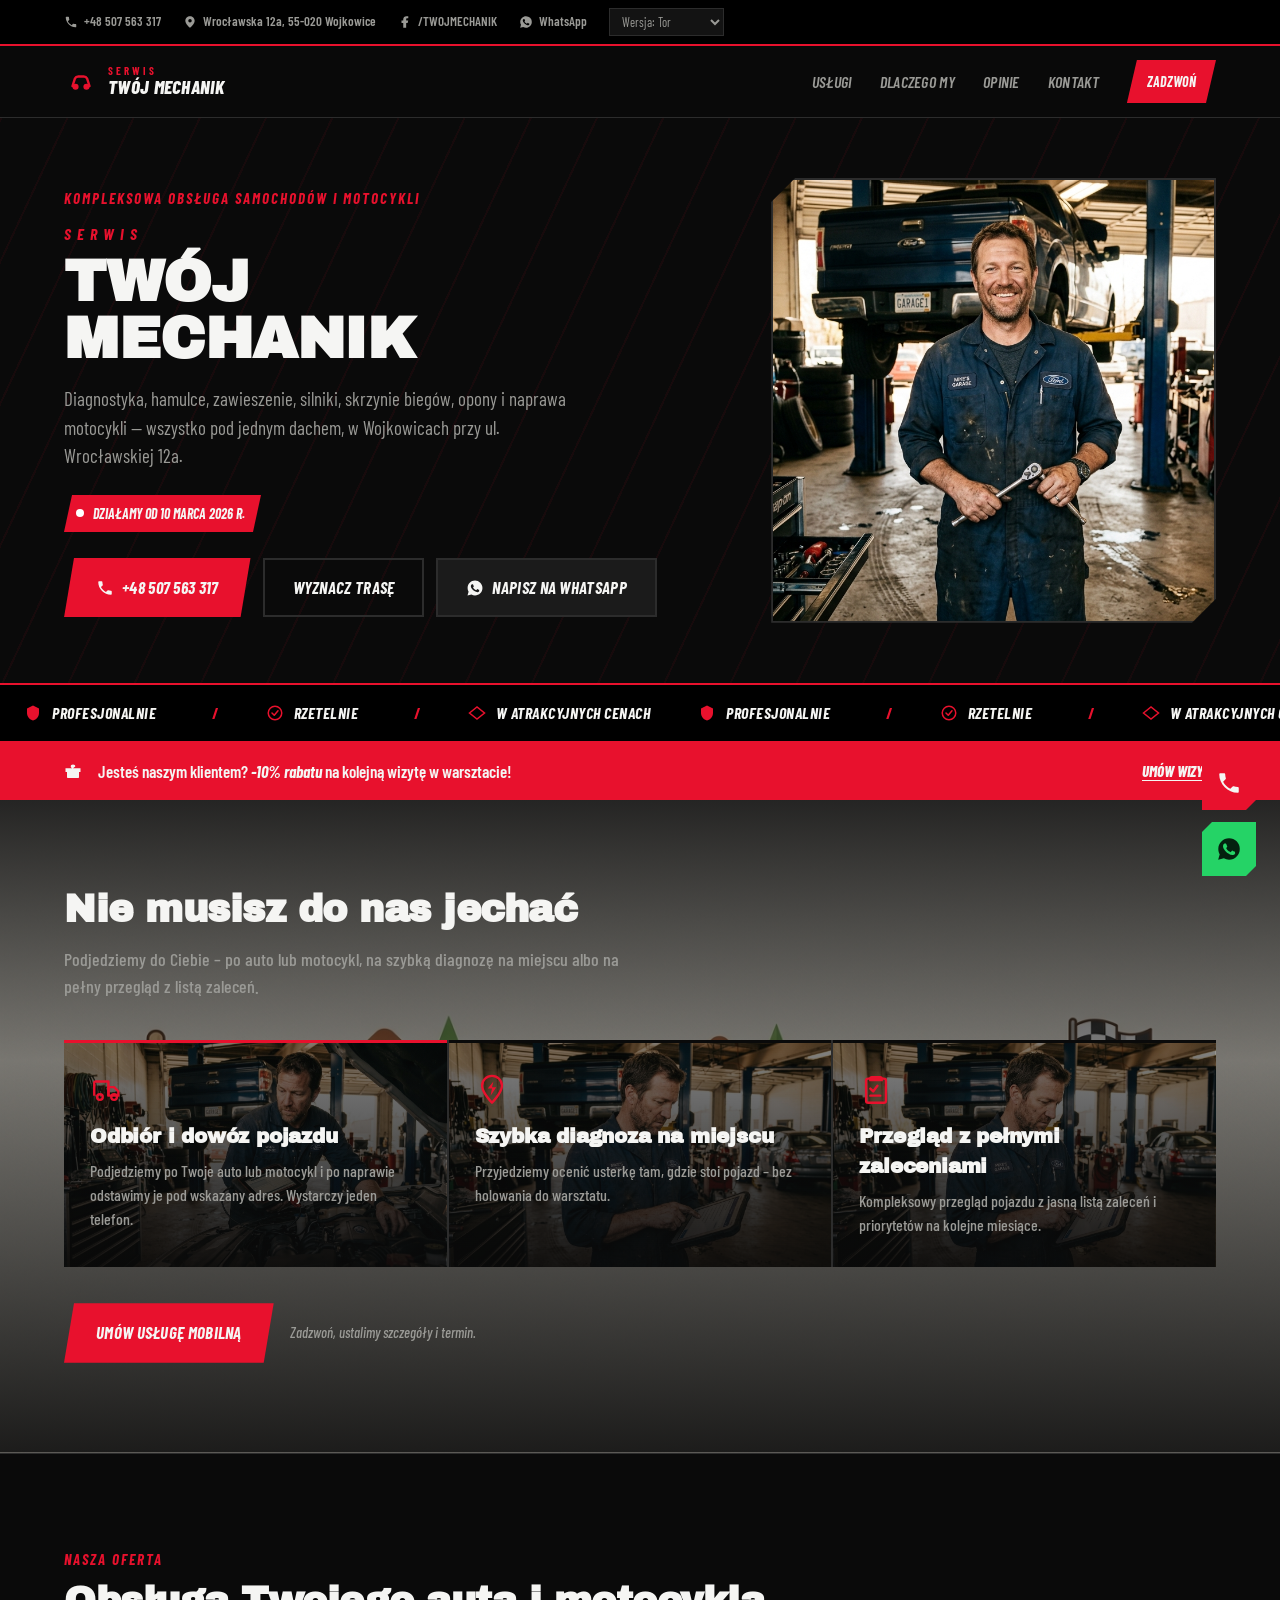
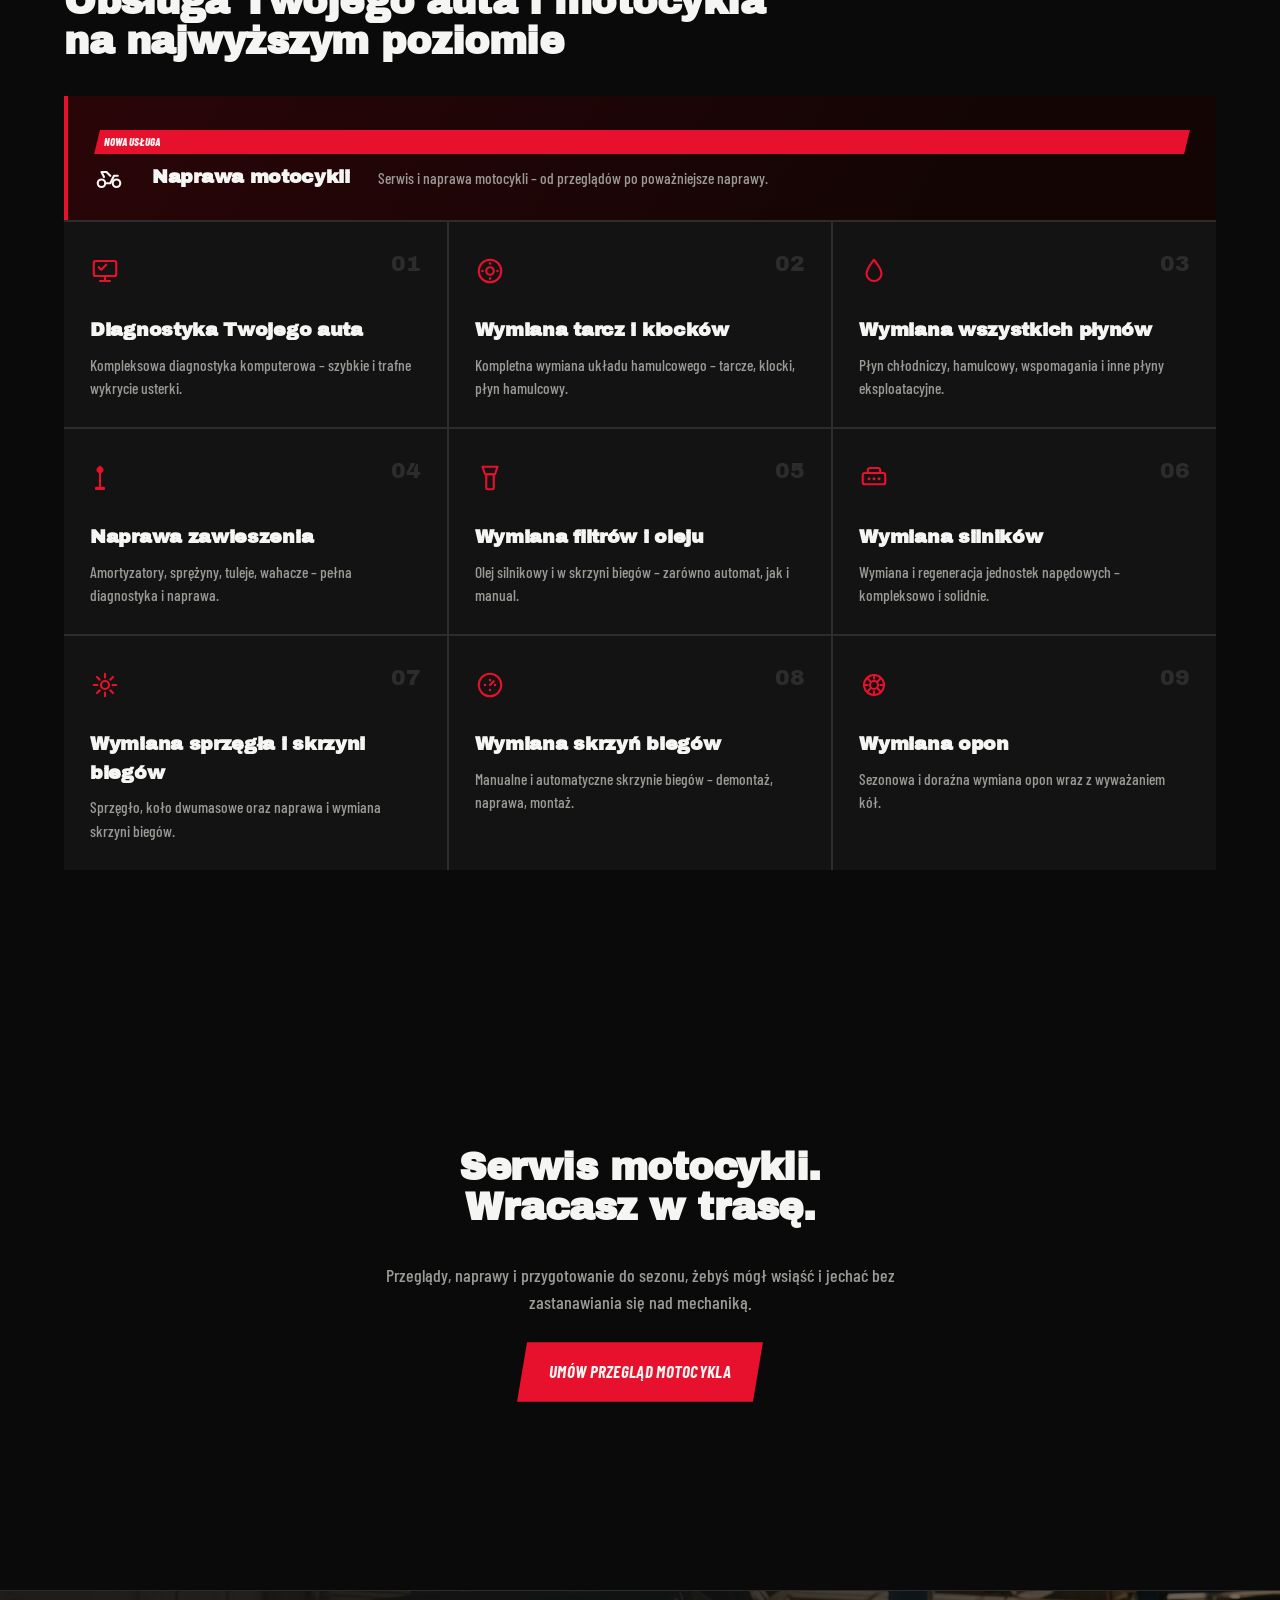
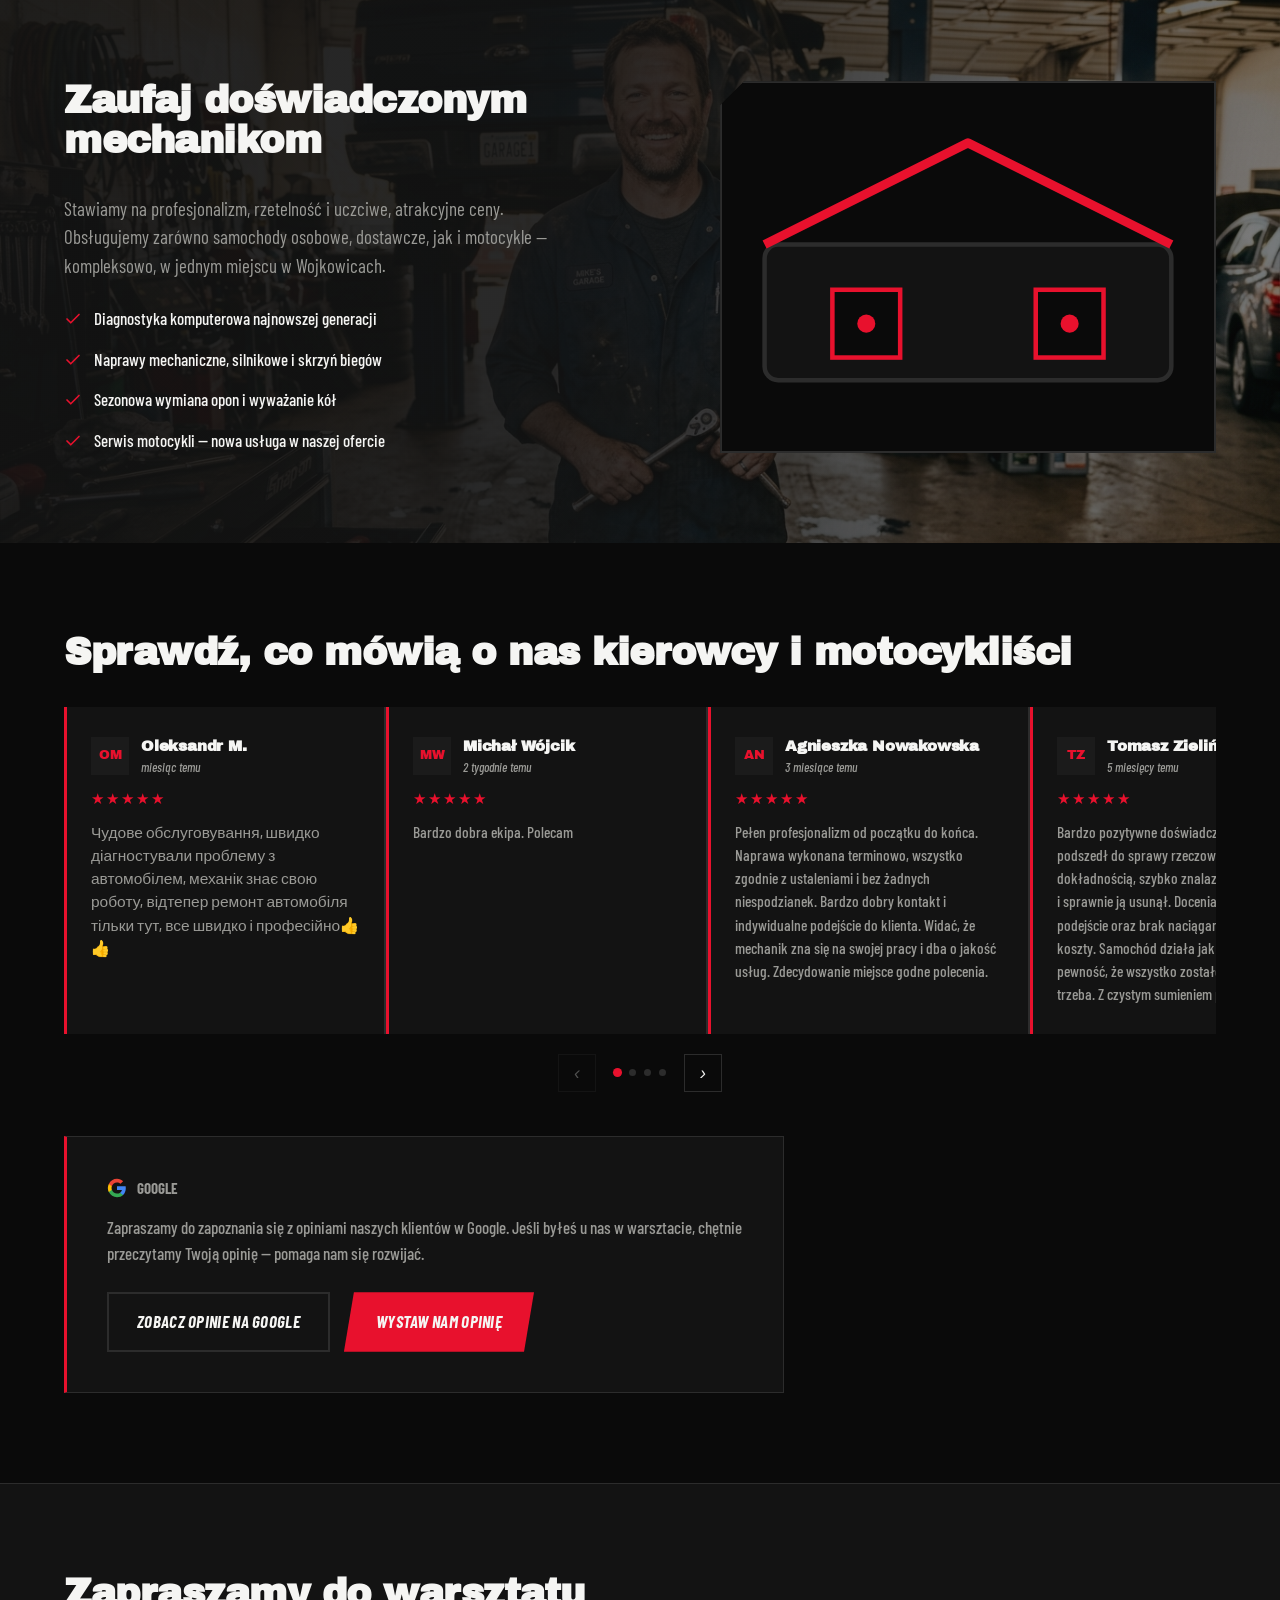
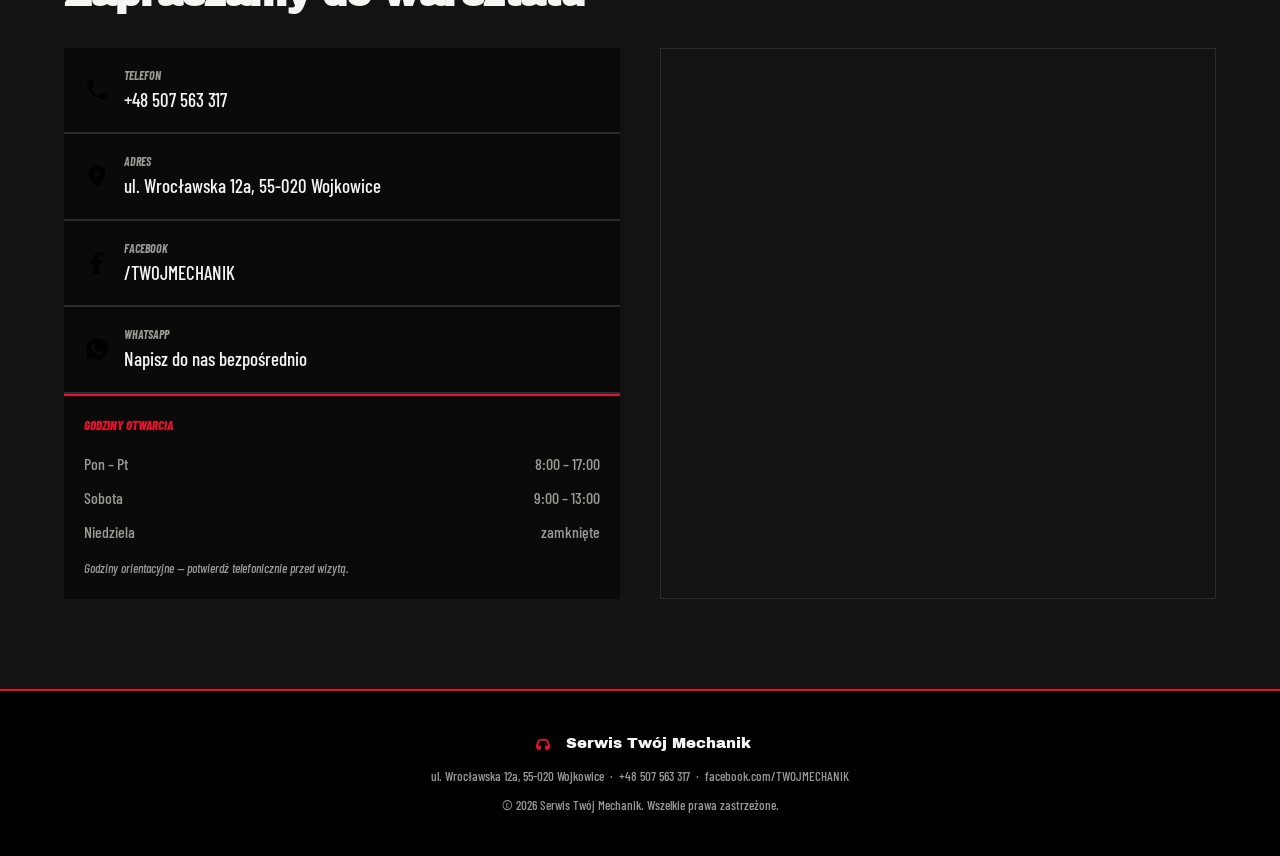
<file: index-v4.html>
<!DOCTYPE html>
<html lang="pl">
<head>
<meta charset="UTF-8">
<meta name="viewport" content="width=device-width, initial-scale=1.0">
<title>Twój Mechanik – Serwis Samochodowy i Motocyklowy | Wojkowice</title>
<meta name="description" content="Serwis Twój Mechanik w Wojkowicach – kompleksowa obsługa samochodów i motocykli. Diagnostyka, hamulce, zawieszenie, silniki, skrzynie biegów, opony. Profesjonalnie, rzetelnie, w atrakcyjnych cenach.">
<meta name="theme-color" content="#0a0a0a">

<meta property="og:type" content="business.business">
<meta property="og:title" content="Serwis Twój Mechanik – Wojkowice">
<meta property="og:description" content="Kompleksowa obsługa samochodów i motocykli. Diagnostyka, hamulce, zawieszenie, silniki, skrzynie biegów, opony, naprawa motocykli.">
<meta property="og:locale" content="pl_PL">

<link rel="icon" href="data:image/svg+xml,%3Csvg xmlns='http://www.w3.org/2000/svg' viewBox='0 0 100 100'%3E%3Crect width='100' height='100' fill='%230a0a0a'/%3E%3Cpath d='M25 62 L32 40 Q35 34 42 34 L58 34 Q65 34 68 40 L75 62' stroke='%23e8112d' stroke-width='6' fill='none' stroke-linecap='round' stroke-linejoin='round'/%3E%3Ccircle cx='34' cy='64' r='8' fill='%23e8112d'/%3E%3Ccircle cx='66' cy='64' r='8' fill='%23e8112d'/%3E%3C/svg%3E">

<link rel="preconnect" href="https://fonts.googleapis.com">
<link rel="preconnect" href="https://fonts.gstatic.com" crossorigin>
<link href="https://fonts.googleapis.com/css2?family=Archivo+Black&family=Barlow+Condensed:ital,wght@0,400;0,500;0,600;0,700;1,600;1,700&display=swap" rel="stylesheet">

<link rel="stylesheet" href="css/style-v4.css">
</head>
<body data-page-style="animations">

<div class="topbar">
  <div class="container topbar-inner">
    <a href="tel:+48507563317" class="topbar-item">
      <svg class="icon-sm" viewBox="0 0 24 24"><path d="M6.6 10.8c1.4 2.8 3.8 5.1 6.6 6.6l2.2-2.2c.3-.3.7-.4 1-.2 1.1.4 2.3.6 3.6.6.6 0 1 .4 1 1V20c0 .6-.4 1-1 1C10.9 21 3 13.1 3 3.9c0-.6.4-1 1-1h3.5c.6 0 1 .4 1 1 0 1.2.2 2.4.6 3.6.1.4 0 .8-.3 1L6.6 10.8z"/></svg>
      +48 507 563 317
    </a>
    <a href="https://www.google.com/maps/search/?api=1&query=Wroc%C5%82awska+12a%2C+55-020+Wojkowice" target="_blank" rel="noopener" class="topbar-item">
      <svg class="icon-sm" viewBox="0 0 24 24"><path d="M12 2C7.6 2 4 5.6 4 10c0 6 8 12 8 12s8-6 8-12c0-4.4-3.6-8-8-8zm0 11a3 3 0 110-6 3 3 0 010 6z"/></svg>
      Wrocławska 12a, 55-020 Wojkowice
    </a>
    <a href="https://www.facebook.com/TWOJMECHANIK" target="_blank" rel="noopener" class="topbar-item topbar-fb">
      <svg class="icon-sm" viewBox="0 0 24 24"><path d="M14 13.5h2.5l1-4H14v-2c0-1 .3-1.8 1.9-1.8H17.6V2.1C17.3 2.1 16 2 14.5 2 11.3 2 9 4 9 7.5v2H6v4h3V22h5V13.5z"/></svg>
      /TWOJMECHANIK
    </a>
    <a href="https://wa.me/48507563317?text=Dzie%C5%84%20dobry%2C%20chcia%C5%82bym%20zapyta%C4%87%20o%20wizyt%C4%99" target="_blank" rel="noopener" class="topbar-item topbar-whatsapp">
      <svg class="icon-sm" viewBox="0 0 24 24"><path d="M12.04 2C6.58 2 2.13 6.45 2.13 11.91c0 1.75.46 3.48 1.32 5.01L2 22l5.25-1.38a9.9 9.9 0 004.79 1.22h.01c5.46 0 9.9-4.45 9.9-9.91 0-2.65-1.03-5.14-2.9-7.01A9.87 9.87 0 0012.04 2zm5.8 14.13c-.24.68-1.4 1.32-1.93 1.4-.5.08-1.11.11-1.79-.11-.41-.13-.94-.3-1.62-.6-2.85-1.23-4.71-4.1-4.85-4.29-.14-.19-1.16-1.55-1.16-2.95 0-1.4.73-2.09 1-2.38.26-.28.57-.35.76-.35.19 0 .38 0 .55.01.18.01.41-.07.64.49.24.58.81 2 .88 2.14.07.14.12.31.02.5-.09.19-.14.31-.28.48-.14.16-.29.36-.42.49-.14.14-.28.29-.12.57.16.28.71 1.17 1.52 1.9 1.05.94 1.93 1.23 2.21 1.37.28.14.44.12.6-.07.16-.19.68-.79.86-1.06.18-.28.36-.23.6-.14.24.09 1.53.72 1.79.85.26.13.44.19.5.3.06.11.06.63-.18 1.31z"/></svg>
      WhatsApp
    </a>
    <label class="topbar-item" style="gap:6px;">
      <span class="visually-hidden">Wersja strony</span>
      <select id="versionSelect" class="version-select" aria-label="Wersja strony">
        <option value="index.html">Wersja: Standard</option>
        <option value="index-v2.html">Wersja: OKTAN 98</option>
        <option value="index-v3.html">Wersja: Pulpit</option>
        <option value="index-v4.html">Wersja: Tor</option>
        <option value="index-v5.html">Wersja: Premiera</option>
      </select>
    </label>
  </div>
</div>

<header class="navbar">
  <div class="container navbar-inner">
    <a href="#top" class="logo">
      <span class="logo-badge">
        <svg viewBox="0 0 100 100"><path d="M25 62 L32 40 Q35 34 42 34 L58 34 Q65 34 68 40 L75 62" stroke="#e8112d" stroke-width="7" fill="none" stroke-linecap="round" stroke-linejoin="round"/><circle cx="34" cy="64" r="9" fill="#e8112d"/><circle cx="66" cy="64" r="9" fill="#e8112d"/></svg>
      </span>
      <span class="logo-text">
        <span class="logo-line1">SERWIS</span>
        <span class="logo-line2">TWÓJ MECHANIK</span>
      </span>
    </a>

    <nav class="nav-links" id="navLinks">
      <a href="#uslugi">Usługi</a>
      <a href="#dlaczego-my">Dlaczego my</a>
      <a href="#opinie">Opinie</a>
      <a href="#kontakt">Kontakt</a>
      <a href="tel:+48507563317" class="btn btn-primary btn-small">Zadzwoń</a>
    </nav>

    <button class="nav-toggle" id="navToggle" aria-label="Otwórz menu">
      <span></span><span></span><span></span>
    </button>
  </div>
</header>

<main id="top">

  <section class="hero">
    <div class="hero-video-bg" aria-hidden="true">
      <video autoplay muted loop playsinline preload="auto">
        <source src="assets/video/hero-vertical.mp4" media="(max-width: 760px)">
        <source src="assets/video/hero-horizontal.mp4" type="video/mp4">
      </video>
    </div>
    <div class="hero-stripes" aria-hidden="true"></div>
    <div class="container hero-inner">
      <div class="hero-text">
        <p class="eyebrow">Kompleksowa obsługa samochodów i motocykli</p>
        <h1>
          <span class="h1-top">SERWIS</span>
          <span class="h1-main">TWÓJ<br>MECHANIK</span>
        </h1>
        <p class="hero-desc">Diagnostyka, hamulce, zawieszenie, silniki, skrzynie biegów, opony i naprawa motocykli — wszystko pod jednym dachem, w Wojkowicach przy ul. Wrocławskiej 12a.</p>

        <div class="hero-badge">
          <span class="hero-badge-dot"></span>
          Działamy od 10 marca 2026 r.
        </div>

        <div class="hero-actions">
          <a href="tel:+48507563317" class="btn btn-primary">
            <svg class="icon-sm" viewBox="0 0 24 24"><path d="M6.6 10.8c1.4 2.8 3.8 5.1 6.6 6.6l2.2-2.2c.3-.3.7-.4 1-.2 1.1.4 2.3.6 3.6.6.6 0 1 .4 1 1V20c0 .6-.4 1-1 1C10.9 21 3 13.1 3 3.9c0-.6.4-1 1-1h3.5c.6 0 1 .4 1 1 0 1.2.2 2.4.6 3.6.1.4 0 .8-.3 1L6.6 10.8z"/></svg>
            +48 507 563 317
          </a>
          <a href="https://www.google.com/maps/search/?api=1&query=Wroc%C5%82awska+12a%2C+55-020+Wojkowice" target="_blank" rel="noopener" class="btn btn-outline">Wyznacz trasę</a>
          <a href="https://wa.me/48507563317?text=Dzie%C5%84%20dobry%2C%20chcia%C5%82bym%20zapyta%C4%87%20o%20wizyt%C4%99" target="_blank" rel="noopener" class="btn btn-whatsapp">
            <svg class="icon-sm" viewBox="0 0 24 24" fill="currentColor"><path d="M12.04 2C6.58 2 2.13 6.45 2.13 11.91c0 1.75.46 3.48 1.32 5.01L2 22l5.25-1.38a9.9 9.9 0 004.79 1.22h.01c5.46 0 9.9-4.45 9.9-9.91 0-2.65-1.03-5.14-2.9-7.01A9.87 9.87 0 0012.04 2zm5.8 14.13c-.24.68-1.4 1.32-1.93 1.4-.5.08-1.11.11-1.79-.11-.41-.13-.94-.3-1.62-.6-2.85-1.23-4.71-4.1-4.85-4.29-.14-.19-1.16-1.55-1.16-2.95 0-1.4.73-2.09 1-2.38.26-.28.57-.35.76-.35.19 0 .38 0 .55.01.18.01.41-.07.64.49.24.58.81 2 .88 2.14.07.14.12.31.02.5-.09.19-.14.31-.28.48-.14.16-.29.36-.42.49-.14.14-.28.29-.12.57.16.28.71 1.17 1.52 1.9 1.05.94 1.93 1.23 2.21 1.37.28.14.44.12.6-.07.16-.19.68-.79.86-1.06.18-.28.36-.23.6-.14.24.09 1.53.72 1.79.85.26.13.44.19.5.3.06.11.06.63-.18 1.31z"/></svg>
            Napisz na WhatsApp
          </a>
        </div>
      </div>

      <div class="hero-visual" aria-hidden="true">
        <div class="hero-visual-card">
          <img class="hero-photo" src="assets/img/mechanik.jpeg" alt="" loading="eager">
        </div>
      </div>
    </div>
  </section>

  <section class="strip strip-marquee">
    <div class="strip-marquee-track">
      <div class="strip-inner">
        <div class="strip-item"><svg class="icon-md" viewBox="0 0 24 24"><path d="M12 2l8 4v6c0 5-3.4 8.6-8 10-4.6-1.4-8-5-8-10V6l8-4z"/></svg> Profesjonalnie</div>
        <div class="strip-item"><svg class="icon-md" viewBox="0 0 24 24"><circle cx="12" cy="12" r="9" fill="none" stroke="currentColor" stroke-width="2"/><path d="M8 12l3 3 5-6" fill="none" stroke="currentColor" stroke-width="2" stroke-linecap="round" stroke-linejoin="round"/></svg> Rzetelnie</div>
        <div class="strip-item"><svg class="icon-md" viewBox="0 0 24 24"><path d="M2 12l10-8 10 8-10 8-10-8z" fill="none" stroke="currentColor" stroke-width="2"/></svg> W atrakcyjnych cenach</div>
      </div>
      <div class="strip-inner" aria-hidden="true">
        <div class="strip-item"><svg class="icon-md" viewBox="0 0 24 24"><path d="M12 2l8 4v6c0 5-3.4 8.6-8 10-4.6-1.4-8-5-8-10V6l8-4z"/></svg> Profesjonalnie</div>
        <div class="strip-item"><svg class="icon-md" viewBox="0 0 24 24"><circle cx="12" cy="12" r="9" fill="none" stroke="currentColor" stroke-width="2"/><path d="M8 12l3 3 5-6" fill="none" stroke="currentColor" stroke-width="2" stroke-linecap="round" stroke-linejoin="round"/></svg> Rzetelnie</div>
        <div class="strip-item"><svg class="icon-md" viewBox="0 0 24 24"><path d="M2 12l10-8 10 8-10 8-10-8z" fill="none" stroke="currentColor" stroke-width="2"/></svg> W atrakcyjnych cenach</div>
      </div>
    </div>
  </section>

  <section class="promo-banner">
    <div class="container promo-inner">
      <span class="promo-icon"><svg class="icon-sm" viewBox="0 0 24 24"><path d="M20 12v7a1 1 0 01-1 1H5a1 1 0 01-1-1v-7M2 7h20v5H2zM12 22V7M12 7c-1.5 0-3-1-3-2.5S10 2 12 2s3 1 3 2.5S13.5 7 12 7zm0 0c1.5 0 3-1 3-2.5"/></svg></span>
      <p class="promo-text">Jesteś naszym klientem? <strong>-10% rabatu</strong> na kolejną wizytę w warsztacie!</p>
      <a href="tel:+48507563317" class="promo-cta">Umów wizytę</a>
    </div>
  </section>

  <section id="mobilne" class="mobile-services">
    <div class="mobile-services-bg" aria-hidden="true"></div>
    <div class="container">
      <h2 class="section-title section-title-light">Nie musisz do nas jechać</h2>
      <p class="mobile-services-lead">Podjedziemy do Ciebie – po auto lub motocykl, na szybką diagnozę na miejscu albo na pełny przegląd z listą zaleceń.</p>

      <div class="mobile-services-grid">
        <div class="mobile-service mobile-service-featured" style="--tile-img:url('../assets/img/mechanik-1.jpeg');">
          <div class="mobile-service-icon">
            <svg viewBox="0 0 24 24"><path d="M3 16V7a1 1 0 011-1h9v10" fill="none" stroke="currentColor" stroke-width="1.7" stroke-linejoin="round"/><path d="M13 10h4l3 3v3h-7v-6z" fill="none" stroke="currentColor" stroke-width="1.7" stroke-linejoin="round"/><circle cx="7" cy="17" r="2" fill="none" stroke="currentColor" stroke-width="1.7"/><circle cx="17" cy="17" r="2" fill="none" stroke="currentColor" stroke-width="1.7"/></svg>
          </div>
          <h3>Odbiór i dowóz pojazdu</h3>
          <p>Podjedziemy po Twoje auto lub motocykl i po naprawie odstawimy je pod wskazany adres. Wystarczy jeden telefon.</p>
        </div>

        <div class="mobile-service" style="--tile-img:url('../assets/img/mechanik-2.jpeg');">
          <div class="mobile-service-icon">
            <svg viewBox="0 0 24 24"><path d="M12 21s7-7.2 7-12a7 7 0 10-14 0c0 4.8 7 12 7 12z" fill="none" stroke="currentColor" stroke-width="1.7" stroke-linejoin="round"/><path d="M13 6l-4 5h3l-1 5 4-6h-3l1-4z" fill="currentColor"/></svg>
          </div>
          <h3>Szybka diagnoza na miejscu</h3>
          <p>Przyjedziemy ocenić usterkę tam, gdzie stoi pojazd – bez holowania do warsztatu.</p>
        </div>

        <div class="mobile-service" style="--tile-img:url('../assets/img/mechanik-3.jpeg');">
          <div class="mobile-service-icon">
            <svg viewBox="0 0 24 24"><rect x="5" y="4" width="14" height="17" rx="1.5" fill="none" stroke="currentColor" stroke-width="1.7"/><path d="M9 3h6a1 1 0 011 1v1H8V4a1 1 0 011-1z" fill="none" stroke="currentColor" stroke-width="1.7"/><path d="M8 11l2 2 3-4M8 16h7" stroke="currentColor" stroke-width="1.7" stroke-linecap="round" stroke-linejoin="round" fill="none"/></svg>
          </div>
          <h3>Przegląd z pełnymi zaleceniami</h3>
          <p>Kompleksowy przegląd pojazdu z jasną listą zaleceń i priorytetów na kolejne miesiące.</p>
        </div>
      </div>

      <div class="mobile-services-cta">
        <a href="tel:+48507563317" class="btn btn-primary">Umów usługę mobilną</a>
        <span class="mobile-services-note">Zadzwoń, ustalimy szczegóły i termin.</span>
      </div>
    </div>
  </section>

  <section id="uslugi" class="services">
    <div class="services-bg" aria-hidden="true"></div>
    <svg class="services-gear" viewBox="0 0 200 200" aria-hidden="true" focusable="false">
      <g fill="none" stroke="currentColor" stroke-width="1">
        <circle cx="100" cy="100" r="62" stroke-width="14"/>
        <circle cx="100" cy="100" r="22" stroke-width="10"/>
      </g>
      <g fill="currentColor">
        <rect x="93" y="4" width="14" height="26" transform="rotate(0 100 100)"/>
        <rect x="93" y="4" width="14" height="26" transform="rotate(30 100 100)"/>
        <rect x="93" y="4" width="14" height="26" transform="rotate(60 100 100)"/>
        <rect x="93" y="4" width="14" height="26" transform="rotate(90 100 100)"/>
        <rect x="93" y="4" width="14" height="26" transform="rotate(120 100 100)"/>
        <rect x="93" y="4" width="14" height="26" transform="rotate(150 100 100)"/>
        <rect x="93" y="4" width="14" height="26" transform="rotate(180 100 100)"/>
        <rect x="93" y="4" width="14" height="26" transform="rotate(210 100 100)"/>
        <rect x="93" y="4" width="14" height="26" transform="rotate(240 100 100)"/>
        <rect x="93" y="4" width="14" height="26" transform="rotate(270 100 100)"/>
        <rect x="93" y="4" width="14" height="26" transform="rotate(300 100 100)"/>
        <rect x="93" y="4" width="14" height="26" transform="rotate(330 100 100)"/>
      </g>
    </svg>
    <div class="container">
      <p class="section-eyebrow">Nasza oferta</p>
      <h2 class="section-title">Obsługa Twojego auta i motocykla<br>na najwyższym poziomie</h2>

      <div class="services-grid">

        <div class="service-card service-card-highlight">
          <span class="badge-new">Nowa usługa</span>
          <div class="service-icon"><svg viewBox="0 0 24 24"><circle cx="6" cy="17" r="3" fill="none" stroke="currentColor" stroke-width="1.7"/><circle cx="18" cy="17" r="3" fill="none" stroke="currentColor" stroke-width="1.7"/><path d="M9 17h4l3-6h3M13 11L10 8H6l2 4" fill="none" stroke="currentColor" stroke-width="1.7" stroke-linecap="round" stroke-linejoin="round"/></svg></div>
          <h3>Naprawa motocykli</h3>
          <p>Serwis i naprawa motocykli – od przeglądów po poważniejsze naprawy.</p>
        </div>

        <div class="service-card" style="--service-img:url('../assets/img/services/diagnostyka.jpg');">
          <div class="service-icon"><svg viewBox="0 0 24 24"><rect x="3" y="4" width="18" height="12" rx="1.5" fill="none" stroke="currentColor" stroke-width="1.7"/><path d="M8 20h8M12 16v4" stroke="currentColor" stroke-width="1.7" stroke-linecap="round"/><path d="M7 9l2 2 4-4" fill="none" stroke="currentColor" stroke-width="1.7" stroke-linecap="round" stroke-linejoin="round"/></svg></div>
          <h3>Diagnostyka Twojego auta</h3>
          <p>Kompleksowa diagnostyka komputerowa – szybkie i trafne wykrycie usterki.</p>
        </div>

        <div class="service-card" style="--service-img:url('../assets/img/services/hamulce.jpg');">
          <div class="service-icon"><svg viewBox="0 0 24 24"><circle cx="12" cy="12" r="9" fill="none" stroke="currentColor" stroke-width="1.7"/><circle cx="12" cy="12" r="3" fill="none" stroke="currentColor" stroke-width="1.7"/><circle cx="12" cy="6" r="1" fill="currentColor"/><circle cx="18" cy="12" r="1" fill="currentColor"/><circle cx="12" cy="18" r="1" fill="currentColor"/><circle cx="6" cy="12" r="1" fill="currentColor"/></svg></div>
          <h3>Wymiana tarcz i klocków</h3>
          <p>Kompletna wymiana układu hamulcowego – tarcze, klocki, płyn hamulcowy.</p>
        </div>

        <div class="service-card" style="--service-img:url('../assets/img/services/plyny.jpg');">
          <div class="service-icon"><svg viewBox="0 0 24 24"><path d="M12 3c3 4 6 7.5 6 11a6 6 0 01-12 0c0-3.5 3-7 6-11z" fill="none" stroke="currentColor" stroke-width="1.7" stroke-linejoin="round"/></svg></div>
          <h3>Wymiana wszystkich płynów</h3>
          <p>Płyn chłodniczy, hamulcowy, wspomagania i inne płyny eksploatacyjne.</p>
        </div>

        <div class="service-card" style="--service-img:url('../assets/img/services/zawieszenie.jpg');">
          <div class="service-icon"><svg viewBox="0 0 24 24"><path d="M8 3v5M8 3l-2 2M8 3l2 2M8 8v3M8 8l-2-2M8 8l2-2" stroke="currentColor" stroke-width="1.7" stroke-linecap="round" fill="none"/><path d="M8 11v10" stroke="currentColor" stroke-width="1.7" stroke-linecap="round"/><rect x="4" y="19" width="8" height="2.5" rx="1" fill="currentColor"/></svg></div>
          <h3>Naprawa zawieszenia</h3>
          <p>Amortyzatory, sprężyny, tuleje, wahacze – pełna diagnostyka i naprawa.</p>
        </div>

        <div class="service-card" style="--service-img:url('../assets/img/services/olej-filtry.jpg');">
          <div class="service-icon"><svg viewBox="0 0 24 24"><path d="M6 3h12l-2 6H8L6 3z" fill="none" stroke="currentColor" stroke-width="1.7" stroke-linejoin="round"/><rect x="9" y="9" width="6" height="12" rx="1" fill="none" stroke="currentColor" stroke-width="1.7"/></svg></div>
          <h3>Wymiana filtrów i oleju</h3>
          <p>Olej silnikowy i w skrzyni biegów – zarówno automat, jak i manual.</p>
        </div>

        <div class="service-card" style="--service-img:url('../assets/img/services/silniki.jpg');">
          <div class="service-icon"><svg viewBox="0 0 24 24"><rect x="3" y="8" width="18" height="9" rx="1.5" fill="none" stroke="currentColor" stroke-width="1.7"/><path d="M7 8V6a2 2 0 012-2h6a2 2 0 012 2v2" fill="none" stroke="currentColor" stroke-width="1.7"/><circle cx="8" cy="12.5" r="1.2" fill="currentColor"/><circle cx="12" cy="12.5" r="1.2" fill="currentColor"/><circle cx="16" cy="12.5" r="1.2" fill="currentColor"/></svg></div>
          <h3>Wymiana silników</h3>
          <p>Wymiana i regeneracja jednostek napędowych – kompleksowo i solidnie.</p>
        </div>

        <div class="service-card" style="--service-img:url('../assets/img/services/sprzeglo.jpg');">
          <div class="service-icon"><svg viewBox="0 0 24 24"><circle cx="12" cy="12" r="3.2" fill="none" stroke="currentColor" stroke-width="1.7"/><path d="M12 3v3M12 18v3M3 12h3M18 12h3M5.6 5.6l2.1 2.1M16.3 16.3l2.1 2.1M18.4 5.6l-2.1 2.1M7.7 16.3l-2.1 2.1" stroke="currentColor" stroke-width="1.7" stroke-linecap="round"/></svg></div>
          <h3>Wymiana sprzęgła i skrzyni biegów</h3>
          <p>Sprzęgło, koło dwumasowe oraz naprawa i wymiana skrzyni biegów.</p>
        </div>

        <div class="service-card" style="--service-img:url('../assets/img/services/skrzynie-biegow.jpg');">
          <div class="service-icon"><svg viewBox="0 0 24 24"><circle cx="12" cy="12" r="9" fill="none" stroke="currentColor" stroke-width="1.7"/><circle cx="8" cy="12" r="1" fill="currentColor"/><circle cx="12" cy="8" r="1" fill="currentColor"/><circle cx="16" cy="12" r="1" fill="currentColor"/><circle cx="12" cy="16" r="1" fill="currentColor"/><path d="M12 12l3-3" stroke="currentColor" stroke-width="1.7" stroke-linecap="round"/></svg></div>
          <h3>Wymiana skrzyń biegów</h3>
          <p>Manualne i automatyczne skrzynie biegów – demontaż, naprawa, montaż.</p>
        </div>

        <div class="service-card" style="--service-img:url('../assets/img/services/opony.jpg');">
          <div class="service-icon"><svg viewBox="0 0 24 24"><circle cx="12" cy="12" r="8" fill="none" stroke="currentColor" stroke-width="1.7"/><circle cx="12" cy="12" r="3.2" fill="none" stroke="currentColor" stroke-width="1.7"/><path d="M12 4v3M12 17v3M20 12h-3M7 12H4M17 7l-2 2M9 15l-2 2M17 17l-2-2M9 9L7 7" stroke="currentColor" stroke-width="1.5" stroke-linecap="round"/></svg></div>
          <h3>Wymiana opon</h3>
          <p>Sezonowa i doraźna wymiana opon wraz z wyważaniem kół.</p>
        </div>

      </div>
    </div>
  </section>

  <section id="motocykle" class="moto-scroll">
    <div class="moto-video-bg" aria-hidden="true">
      <video autoplay muted loop playsinline preload="auto">
        <source src="assets/video/moto-highway.mp4" type="video/mp4">
      </video>
    </div>
    <div class="moto-scroll-content">
      <h2 class="section-title section-title-light">Serwis motocykli.<br>Wracasz w trasę.</h2>
      <p class="moto-scroll-body">Przeglądy, naprawy i przygotowanie do sezonu, żebyś mógł wsiąść i jechać bez zastanawiania się nad mechaniką.</p>
      <a href="tel:+48507563317" class="btn btn-primary">Umów przegląd motocykla</a>
    </div>
  </section>

  <section id="dlaczego-my" class="why">
    <div class="container why-inner">
      <div class="why-text">
        <h2 class="section-title">Zaufaj doświadczonym mechanikom</h2>
        <p class="hero-desc">Stawiamy na profesjonalizm, rzetelność i uczciwe, atrakcyjne ceny. Obsługujemy zarówno samochody osobowe, dostawcze, jak i motocykle — kompleksowo, w jednym miejscu w Wojkowicach.</p>
        <ul class="why-list">
          <li><svg class="icon-sm" viewBox="0 0 24 24"><path d="M20 6L9 17l-5-5" fill="none" stroke="currentColor" stroke-width="2.2" stroke-linecap="round" stroke-linejoin="round"/></svg> Diagnostyka komputerowa najnowszej generacji</li>
          <li><svg class="icon-sm" viewBox="0 0 24 24"><path d="M20 6L9 17l-5-5" fill="none" stroke="currentColor" stroke-width="2.2" stroke-linecap="round" stroke-linejoin="round"/></svg> Naprawy mechaniczne, silnikowe i skrzyń biegów</li>
          <li><svg class="icon-sm" viewBox="0 0 24 24"><path d="M20 6L9 17l-5-5" fill="none" stroke="currentColor" stroke-width="2.2" stroke-linecap="round" stroke-linejoin="round"/></svg> Sezonowa wymiana opon i wyważanie kół</li>
          <li><svg class="icon-sm" viewBox="0 0 24 24"><path d="M20 6L9 17l-5-5" fill="none" stroke="currentColor" stroke-width="2.2" stroke-linecap="round" stroke-linejoin="round"/></svg> Serwis motocykli — nowa usługa w naszej ofercie</li>
        </ul>
      </div>
      <div class="why-visual" aria-hidden="true">
        <div class="why-card">
          <svg viewBox="0 0 200 140" class="garage-illustration">
            <rect x="10" y="60" width="180" height="60" rx="6" fill="#131313" stroke="#2c2c2c" stroke-width="2"/>
            <path d="M10 60l90-45 90 45" fill="none" stroke="#e8112d" stroke-width="4" stroke-linejoin="round"/>
            <rect x="40" y="80" width="30" height="30" fill="#0a0a0a" stroke="#e8112d" stroke-width="2"/>
            <rect x="130" y="80" width="30" height="30" fill="#0a0a0a" stroke="#e8112d" stroke-width="2"/>
            <circle cx="55" cy="95" r="4" fill="#e8112d"/>
            <circle cx="145" cy="95" r="4" fill="#e8112d"/>
          </svg>
        </div>
      </div>
    </div>
  </section>

  <section id="opinie" class="reviews">
    <div class="container">
      <h2 class="section-title">Sprawdź, co mówią o nas kierowcy i motocykliści</h2>

      <div class="reviews-slider" data-reviews-slider>
        <div class="reviews-slider-track" data-track>
          <div class="review-card">
            <div class="review-head">
              <span class="review-avatar">OM</span>
              <div>
                <strong class="review-name">Oleksandr M.</strong>
                <span class="review-date">miesiąc temu</span>
              </div>
            </div>
            <div class="review-stars" aria-hidden="true">★★★★★</div>
            <p class="review-text">Чудове обслуговування, швидко діагностували проблему з автомобілем, механік знає свою роботу, відтепер ремонт автомобіля тільки тут, все швидко і професійно👍👍</p>
          </div>
          <div class="review-card">
            <div class="review-head">
              <span class="review-avatar">MW</span>
              <div>
                <strong class="review-name">Michał Wójcik</strong>
                <span class="review-date">2 tygodnie temu</span>
              </div>
            </div>
            <div class="review-stars" aria-hidden="true">★★★★★</div>
            <p class="review-text">Bardzo dobra ekipa. Polecam</p>
          </div>
          <div class="review-card">
            <div class="review-head">
              <span class="review-avatar">AN</span>
              <div>
                <strong class="review-name">Agnieszka Nowakowska</strong>
                <span class="review-date">3 miesiące temu</span>
              </div>
            </div>
            <div class="review-stars" aria-hidden="true">★★★★★</div>
            <p class="review-text">Pełen profesjonalizm od początku do końca. Naprawa wykonana terminowo, wszystko zgodnie z ustaleniami i bez żadnych niespodzianek. Bardzo dobry kontakt i indywidualne podejście do klienta. Widać, że mechanik zna się na swojej pracy i dba o jakość usług. Zdecydowanie miejsce godne polecenia.</p>
          </div>
          <div class="review-card">
            <div class="review-head">
              <span class="review-avatar">TZ</span>
              <div>
                <strong class="review-name">Tomasz Zieliński</strong>
                <span class="review-date">5 miesięcy temu</span>
              </div>
            </div>
            <div class="review-stars" aria-hidden="true">★★★★★</div>
            <p class="review-text">Bardzo pozytywne doświadczenie. Mechanik podszedł do sprawy rzeczowo i z dużą dokładnością, szybko znalazł przyczynę usterki i sprawnie ją usunął. Doceniam uczciwe podejście oraz brak naciągania na dodatkowe koszty. Samochód działa jak należy, a ja mam pewność, że wszystko zostało zrobione jak trzeba. Z czystym sumieniem polecam.</p>
          </div>
        </div>
        <div class="reviews-slider-controls">
          <button type="button" class="reviews-slider-btn" data-dir="prev" aria-label="Poprzednia opinia">‹</button>
          <div class="reviews-slider-dots" data-dots></div>
          <button type="button" class="reviews-slider-btn" data-dir="next" aria-label="Następna opinia">›</button>
        </div>
      </div>

      <div class="reviews-card">
        <div class="reviews-google-badge">
          <svg viewBox="0 0 24 24"><path fill="#4285F4" d="M22.56 12.25c0-.78-.07-1.53-.2-2.25H12v4.26h5.92c-.26 1.37-1.04 2.53-2.21 3.31v2.77h3.57c2.08-1.92 3.28-4.74 3.28-8.09z"/><path fill="#34A853" d="M12 23c2.97 0 5.46-.98 7.28-2.66l-3.57-2.77c-.98.66-2.23 1.06-3.71 1.06-2.86 0-5.29-1.93-6.16-4.53H2.18v2.84C3.99 20.53 7.7 23 12 23z"/><path fill="#FBBC05" d="M5.84 14.09c-.22-.66-.35-1.36-.35-2.09s.13-1.43.35-2.09V7.07H2.18C1.43 8.55 1 10.22 1 12s.43 3.45 1.18 4.93l3.66-2.84z"/><path fill="#EA4335" d="M12 5.38c1.62 0 3.06.56 4.21 1.64l3.15-3.15C17.45 2.09 14.97 1 12 1 7.7 1 3.99 3.47 2.18 7.07l3.66 2.84c.87-2.6 3.3-4.53 6.16-4.53z"/></svg>
          <span>Google</span>
        </div>
        <p class="reviews-text">Zapraszamy do zapoznania się z opiniami naszych klientów w Google. Jeśli byłeś u nas w warsztacie, chętnie przeczytamy Twoją opinię — pomaga nam się rozwijać.</p>
        <div class="reviews-actions">
          <a href="https://www.google.com/maps/search/?api=1&query=Wroc%C5%82awska+12a%2C+55-020+Wojkowice" target="_blank" rel="noopener" class="btn btn-outline">Zobacz opinie na Google</a>
          <a href="https://www.google.com/maps/search/?api=1&query=Wroc%C5%82awska+12a%2C+55-020+Wojkowice" target="_blank" rel="noopener" class="btn btn-primary">Wystaw nam opinię</a>
        </div>
      </div>
    </div>
  </section>

  <section id="kontakt" class="contact">
    <div class="container">
      <h2 class="section-title section-title-light">Zapraszamy do warsztatu</h2>

      <div class="contact-grid">
        <div class="contact-info">

          <a class="contact-card" href="tel:+48507563317">
            <span class="contact-icon"><svg viewBox="0 0 24 24"><path d="M6.6 10.8c1.4 2.8 3.8 5.1 6.6 6.6l2.2-2.2c.3-.3.7-.4 1-.2 1.1.4 2.3.6 3.6.6.6 0 1 .4 1 1V20c0 .6-.4 1-1 1C10.9 21 3 13.1 3 3.9c0-.6.4-1 1-1h3.5c.6 0 1 .4 1 1 0 1.2.2 2.4.6 3.6.1.4 0 .8-.3 1L6.6 10.8z"/></svg></span>
            <span>
              <strong>Telefon</strong>
              <span>+48 507 563 317</span>
            </span>
          </a>

          <a class="contact-card" href="https://www.google.com/maps/search/?api=1&query=Wroc%C5%82awska+12a%2C+55-020+Wojkowice" target="_blank" rel="noopener">
            <span class="contact-icon"><svg viewBox="0 0 24 24"><path d="M12 2C7.6 2 4 5.6 4 10c0 6 8 12 8 12s8-6 8-12c0-4.4-3.6-8-8-8zm0 11a3 3 0 110-6 3 3 0 010 6z"/></svg></span>
            <span>
              <strong>Adres</strong>
              <span>ul. Wrocławska 12a, 55-020 Wojkowice</span>
            </span>
          </a>

          <a class="contact-card" href="https://www.facebook.com/TWOJMECHANIK" target="_blank" rel="noopener">
            <span class="contact-icon"><svg viewBox="0 0 24 24"><path d="M14 13.5h2.5l1-4H14v-2c0-1 .3-1.8 1.9-1.8H17.6V2.1C17.3 2.1 16 2 14.5 2 11.3 2 9 4 9 7.5v2H6v4h3V22h5V13.5z"/></svg></span>
            <span>
              <strong>Facebook</strong>
              <span>/TWOJMECHANIK</span>
            </span>
          </a>

          <a class="contact-card contact-card-whatsapp" href="https://wa.me/48507563317?text=Dzie%C5%84%20dobry%2C%20chcia%C5%82bym%20zapyta%C4%87%20o%20wizyt%C4%99" target="_blank" rel="noopener">
            <span class="contact-icon"><svg viewBox="0 0 24 24"><path d="M12.04 2C6.58 2 2.13 6.45 2.13 11.91c0 1.75.46 3.48 1.32 5.01L2 22l5.25-1.38a9.9 9.9 0 004.79 1.22h.01c5.46 0 9.9-4.45 9.9-9.91 0-2.65-1.03-5.14-2.9-7.01A9.87 9.87 0 0012.04 2zm5.8 14.13c-.24.68-1.4 1.32-1.93 1.4-.5.08-1.11.11-1.79-.11-.41-.13-.94-.3-1.62-.6-2.85-1.23-4.71-4.1-4.85-4.29-.14-.19-1.16-1.55-1.16-2.95 0-1.4.73-2.09 1-2.38.26-.28.57-.35.76-.35.19 0 .38 0 .55.01.18.01.41-.07.64.49.24.58.81 2 .88 2.14.07.14.12.31.02.5-.09.19-.14.31-.28.48-.14.16-.29.36-.42.49-.14.14-.28.29-.12.57.16.28.71 1.17 1.52 1.9 1.05.94 1.93 1.23 2.21 1.37.28.14.44.12.6-.07.16-.19.68-.79.86-1.06.18-.28.36-.23.6-.14.24.09 1.53.72 1.79.85.26.13.44.19.5.3.06.11.06.63-.18 1.31z"/></svg></span>
            <span>
              <strong>WhatsApp</strong>
              <span>Napisz do nas bezpośrednio</span>
            </span>
          </a>

          <div class="contact-hours">
            <strong>Godziny otwarcia</strong>
            <div class="hours-row"><span>Pon – Pt</span><span>8:00 – 17:00</span></div>
            <div class="hours-row"><span>Sobota</span><span>9:00 – 13:00</span></div>
            <div class="hours-row"><span>Niedziela</span><span>zamknięte</span></div>
            <p class="hours-note">Godziny orientacyjne — potwierdź telefonicznie przed wizytą.</p>
          </div>
        </div>

        <div class="contact-map">
          <iframe
            title="Mapa dojazdu – Serwis Twój Mechanik, Wrocławska 12a, Wojkowice"
            src="https://www.google.com/maps?q=Wroc%C5%82awska+12a,+55-020+Wojkowice&output=embed"
            width="100%" height="100%" style="border:0" allowfullscreen="" loading="lazy"
            referrerpolicy="no-referrer-when-downgrade">
          </iframe>
        </div>
      </div>
    </div>
  </section>

</main>

<footer class="footer">
  <div class="container footer-inner">
    <div class="footer-brand">
      <span class="logo-badge">
        <svg viewBox="0 0 100 100"><path d="M25 62 L32 40 Q35 34 42 34 L58 34 Q65 34 68 40 L75 62" stroke="#e8112d" stroke-width="7" fill="none" stroke-linecap="round" stroke-linejoin="round"/><circle cx="34" cy="64" r="9" fill="#e8112d"/><circle cx="66" cy="64" r="9" fill="#e8112d"/></svg>
      </span>
      <span>Serwis Twój Mechanik</span>
    </div>
    <p>ul. Wrocławska 12a, 55-020 Wojkowice &nbsp;·&nbsp; +48 507 563 317 &nbsp;·&nbsp; facebook.com/TWOJMECHANIK</p>
    <p class="footer-copy">&copy; <span id="year"></span> Serwis Twój Mechanik. Wszelkie prawa zastrzeżone.</p>
  </div>
</footer>

<a href="https://wa.me/48507563317?text=Dzie%C5%84%20dobry%2C%20chcia%C5%82bym%20zapyta%C4%87%20o%20wizyt%C4%99" target="_blank" rel="noopener" class="fab-whatsapp" aria-label="Napisz na WhatsApp">
  <svg viewBox="0 0 24 24"><path d="M12.04 2C6.58 2 2.13 6.45 2.13 11.91c0 1.75.46 3.48 1.32 5.01L2 22l5.25-1.38a9.9 9.9 0 004.79 1.22h.01c5.46 0 9.9-4.45 9.9-9.91 0-2.65-1.03-5.14-2.9-7.01A9.87 9.87 0 0012.04 2zm5.8 14.13c-.24.68-1.4 1.32-1.93 1.4-.5.08-1.11.11-1.79-.11-.41-.13-.94-.3-1.62-.6-2.85-1.23-4.71-4.1-4.85-4.29-.14-.19-1.16-1.55-1.16-2.95 0-1.4.73-2.09 1-2.38.26-.28.57-.35.76-.35.19 0 .38 0 .55.01.18.01.41-.07.64.49.24.58.81 2 .88 2.14.07.14.12.31.02.5-.09.19-.14.31-.28.48-.14.16-.29.36-.42.49-.14.14-.28.29-.12.57.16.28.71 1.17 1.52 1.9 1.05.94 1.93 1.23 2.21 1.37.28.14.44.12.6-.07.16-.19.68-.79.86-1.06.18-.28.36-.23.6-.14.24.09 1.53.72 1.79.85.26.13.44.19.5.3.06.11.06.63-.18 1.31z"/></svg>
</a>

<a href="tel:+48507563317" class="fab-call" aria-label="Zadzwoń do warsztatu">
  <svg viewBox="0 0 24 24"><path d="M6.6 10.8c1.4 2.8 3.8 5.1 6.6 6.6l2.2-2.2c.3-.3.7-.4 1-.2 1.1.4 2.3.6 3.6.6.6 0 1 .4 1 1V20c0 .6-.4 1-1 1C10.9 21 3 13.1 3 3.9c0-.6.4-1 1-1h3.5c.6 0 1 .4 1 1 0 1.2.2 2.4.6 3.6.1.4 0 .8-.3 1L6.6 10.8z"/></svg>
</a>

<script src="js/main.js"></script>
</body>
</html>
</file>
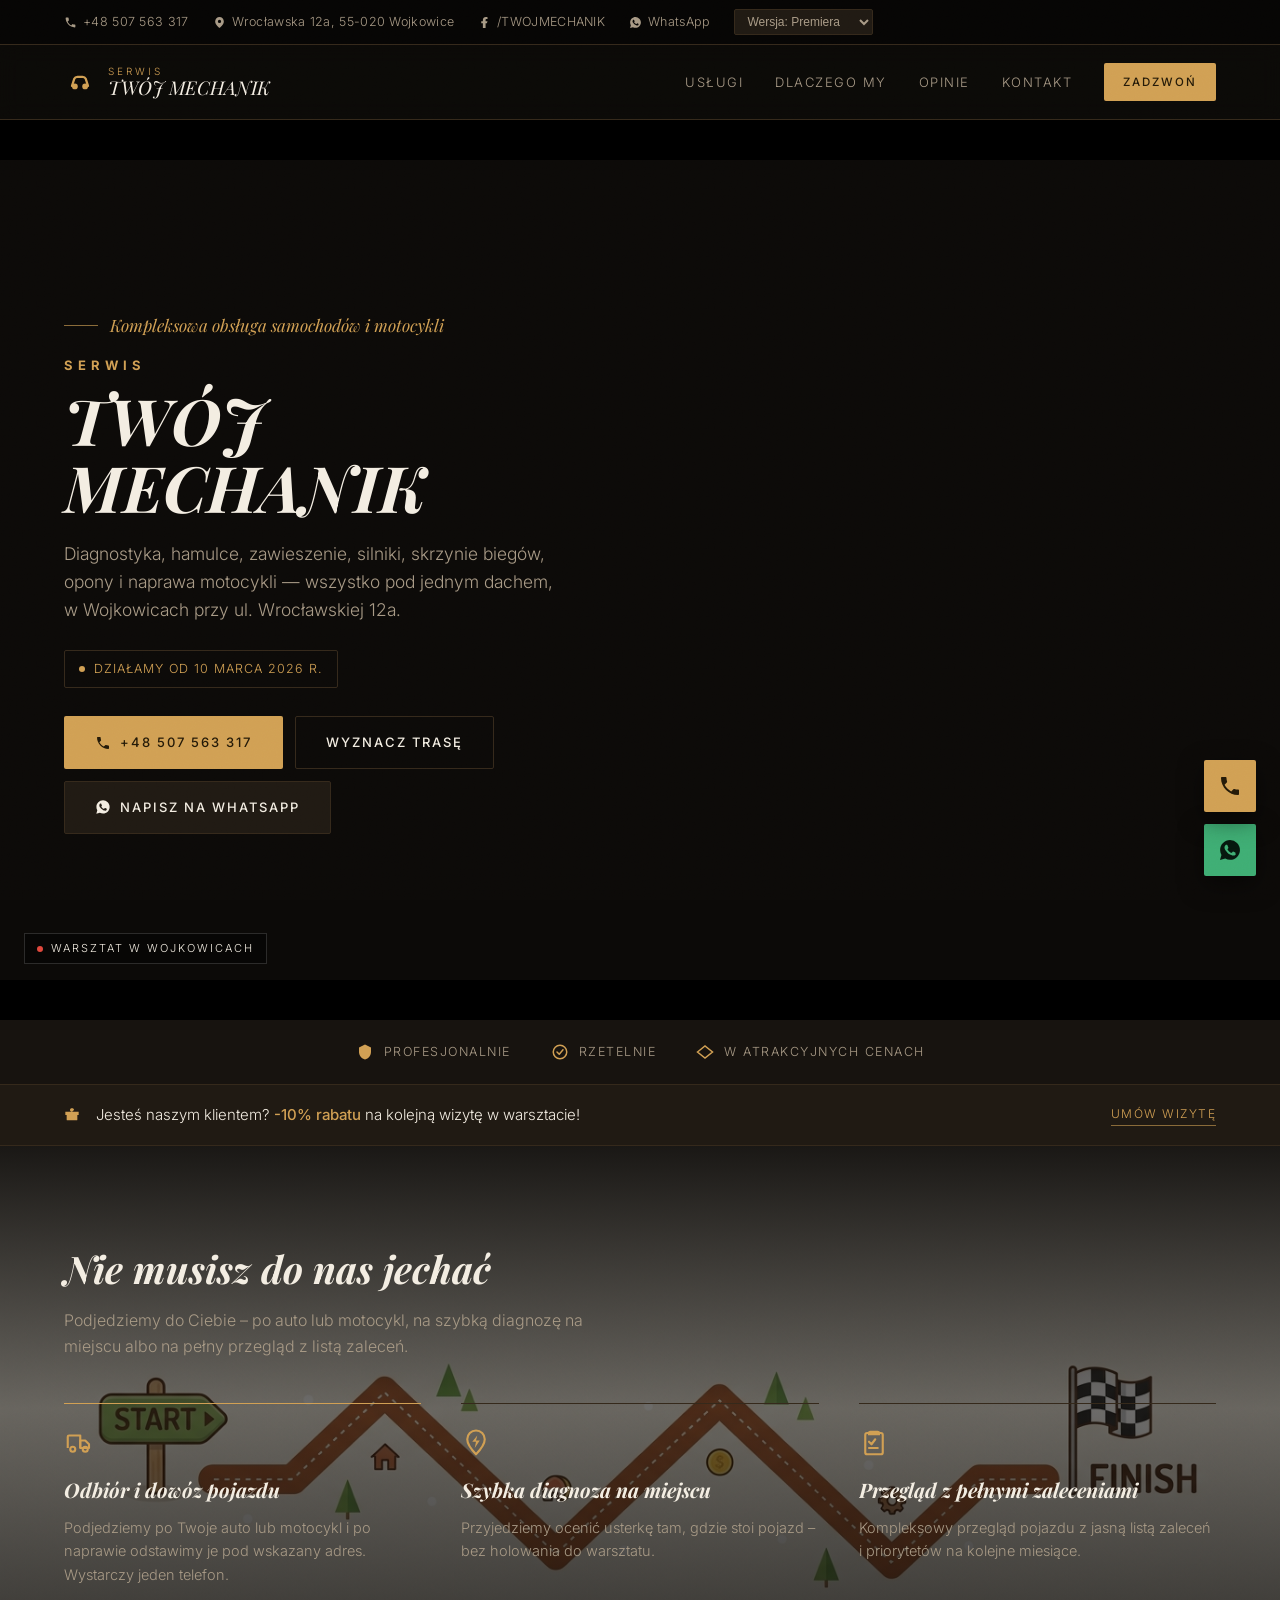
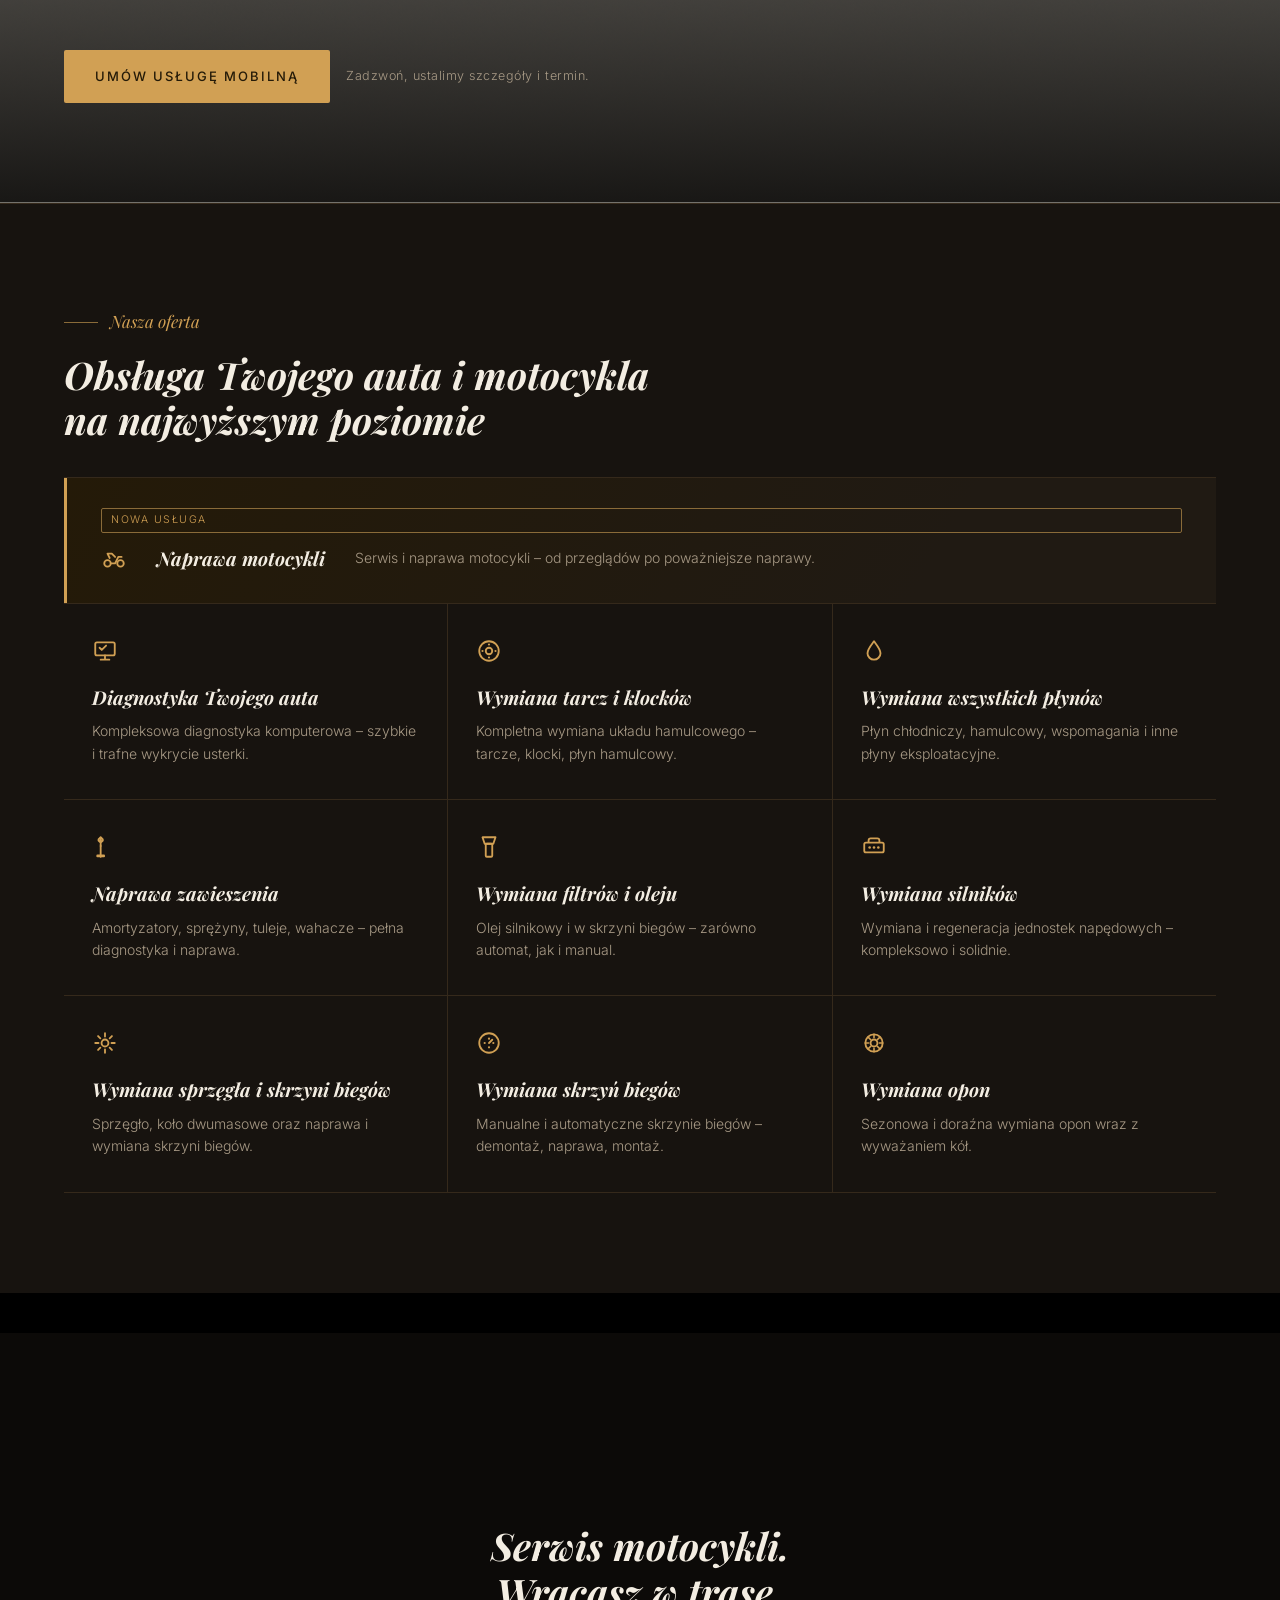
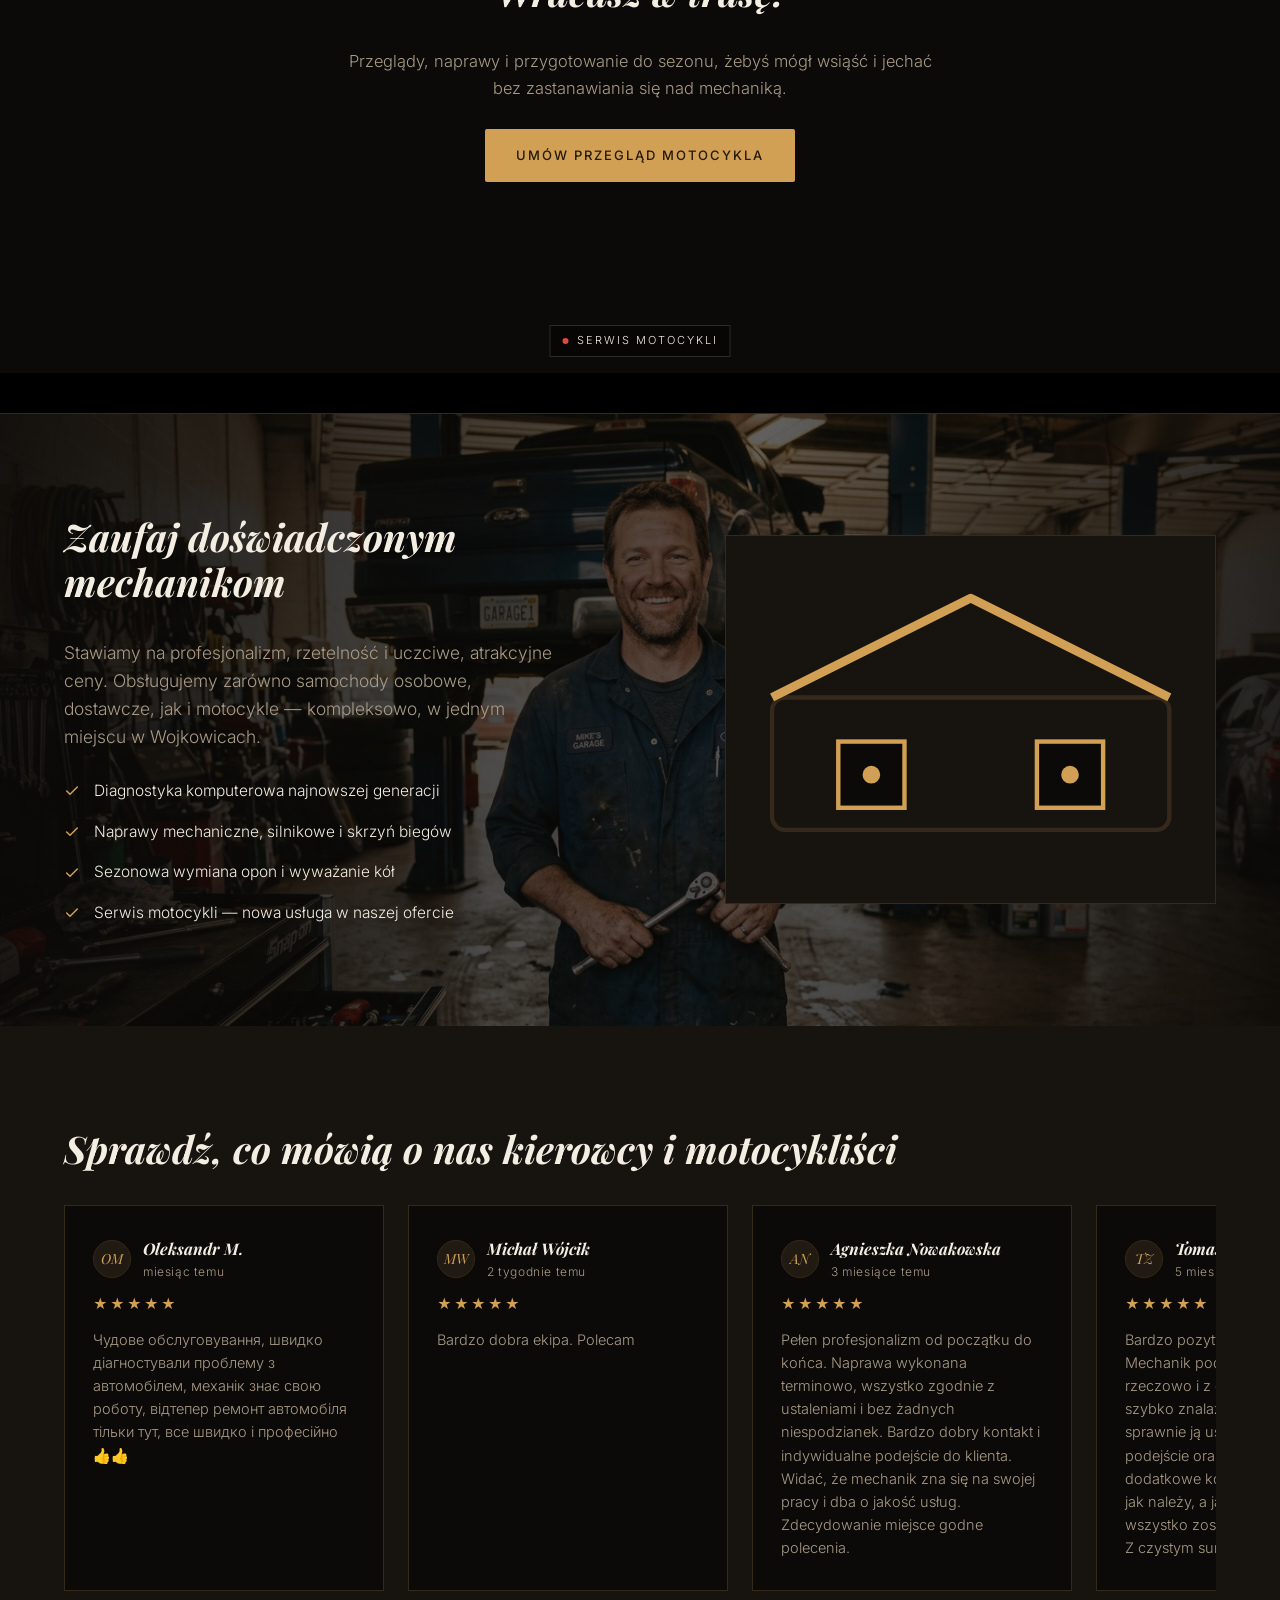
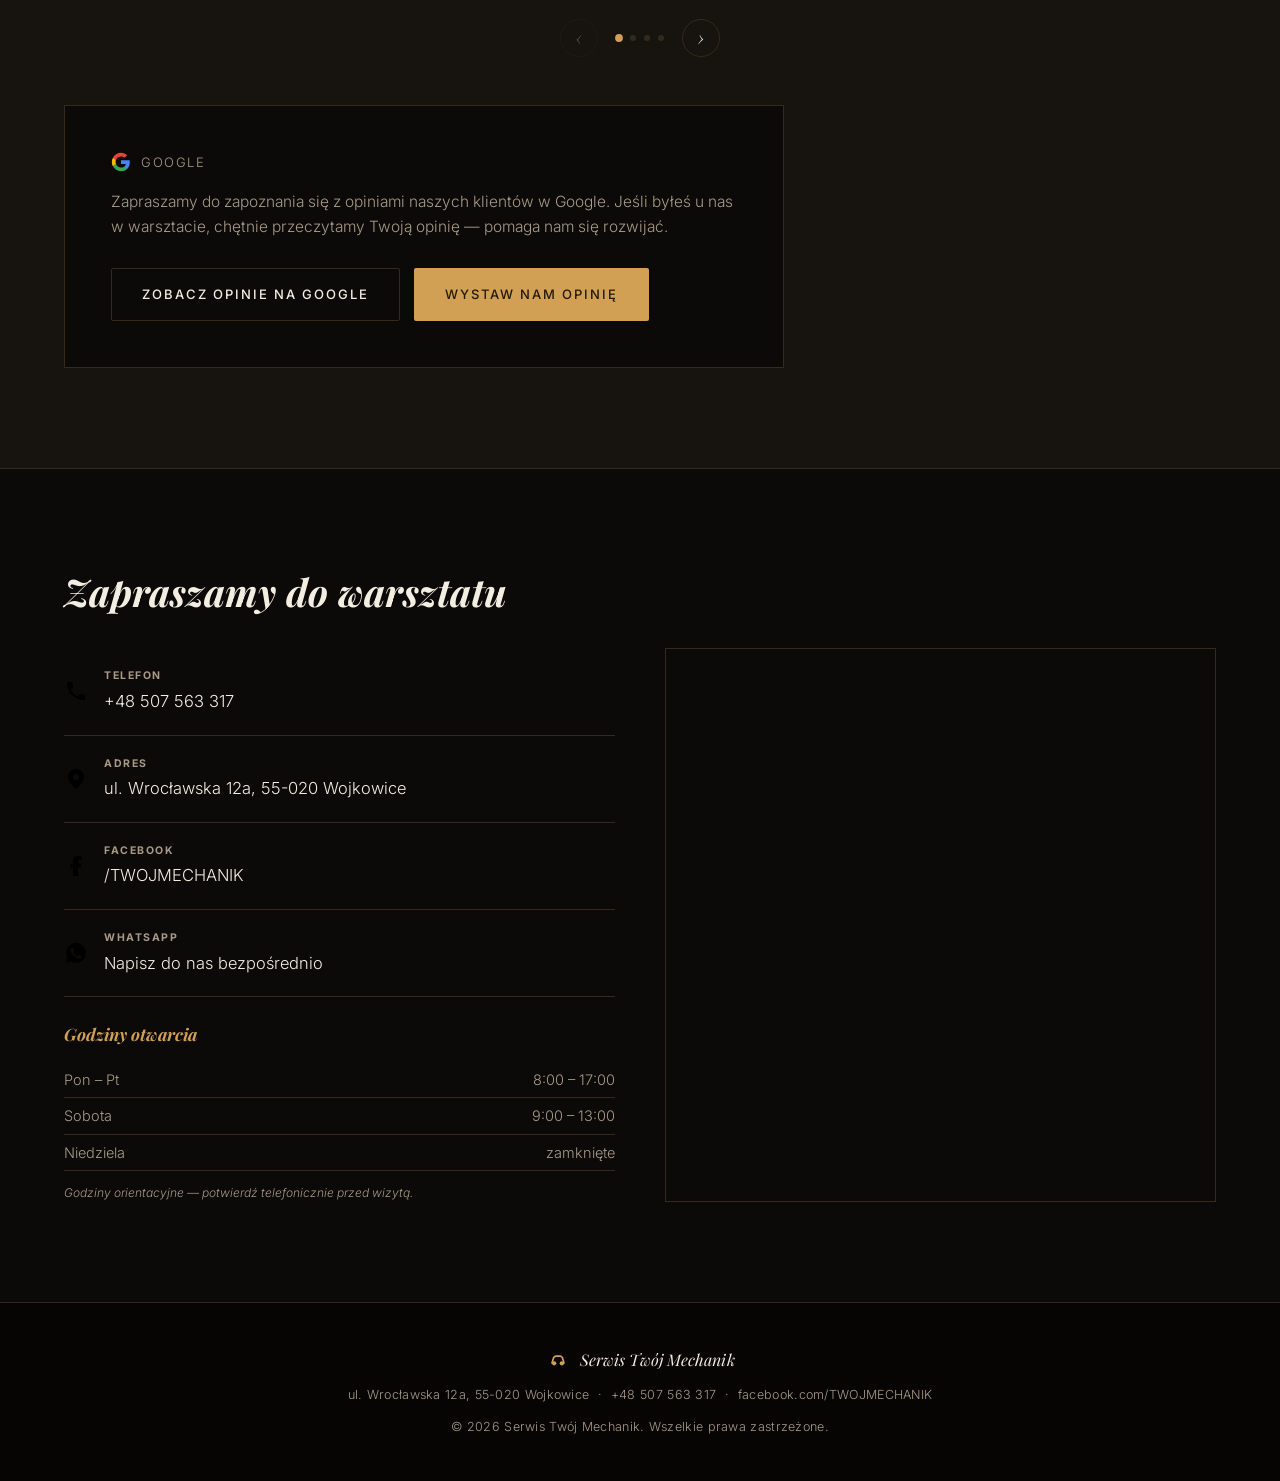
<file: index-v5.html>
<!DOCTYPE html>
<html lang="pl">
<head>
<meta charset="UTF-8">
<meta name="viewport" content="width=device-width, initial-scale=1.0">
<title>Twój Mechanik – Serwis Samochodowy i Motocyklowy | Wojkowice</title>
<meta name="description" content="Serwis Twój Mechanik w Wojkowicach – kompleksowa obsługa samochodów i motocykli. Diagnostyka, hamulce, zawieszenie, silniki, skrzynie biegów, opony. Profesjonalnie, rzetelnie, w atrakcyjnych cenach.">
<meta name="theme-color" content="#0c0a08">

<meta property="og:type" content="business.business">
<meta property="og:title" content="Serwis Twój Mechanik – Wojkowice">
<meta property="og:description" content="Kompleksowa obsługa samochodów i motocykli. Diagnostyka, hamulce, zawieszenie, silniki, skrzynie biegów, opony, naprawa motocykli.">
<meta property="og:locale" content="pl_PL">

<link rel="icon" href="data:image/svg+xml,%3Csvg xmlns='http://www.w3.org/2000/svg' viewBox='0 0 100 100'%3E%3Crect width='100' height='100' fill='%230c0a08'/%3E%3Cpath d='M25 62 L32 40 Q35 34 42 34 L58 34 Q65 34 68 40 L75 62' stroke='%23d1a054' stroke-width='6' fill='none' stroke-linecap='round' stroke-linejoin='round'/%3E%3Ccircle cx='34' cy='64' r='8' fill='%23d1a054'/%3E%3Ccircle cx='66' cy='64' r='8' fill='%23d1a054'/%3E%3C/svg%3E">

<link rel="preconnect" href="https://fonts.googleapis.com">
<link rel="preconnect" href="https://fonts.gstatic.com" crossorigin>
<link href="https://fonts.googleapis.com/css2?family=Playfair+Display:ital,wght@0,700;1,600;1,700&family=Inter:wght@300;400;500;600&display=swap" rel="stylesheet">

<link rel="stylesheet" href="css/style-v5.css">
</head>
<body>

<div class="topbar">
  <div class="container topbar-inner">
    <a href="tel:+48507563317" class="topbar-item">
      <svg class="icon-sm" viewBox="0 0 24 24"><path d="M6.6 10.8c1.4 2.8 3.8 5.1 6.6 6.6l2.2-2.2c.3-.3.7-.4 1-.2 1.1.4 2.3.6 3.6.6.6 0 1 .4 1 1V20c0 .6-.4 1-1 1C10.9 21 3 13.1 3 3.9c0-.6.4-1 1-1h3.5c.6 0 1 .4 1 1 0 1.2.2 2.4.6 3.6.1.4 0 .8-.3 1L6.6 10.8z"/></svg>
      +48 507 563 317
    </a>
    <a href="https://www.google.com/maps/search/?api=1&query=Wroc%C5%82awska+12a%2C+55-020+Wojkowice" target="_blank" rel="noopener" class="topbar-item">
      <svg class="icon-sm" viewBox="0 0 24 24"><path d="M12 2C7.6 2 4 5.6 4 10c0 6 8 12 8 12s8-6 8-12c0-4.4-3.6-8-8-8zm0 11a3 3 0 110-6 3 3 0 010 6z"/></svg>
      Wrocławska 12a, 55-020 Wojkowice
    </a>
    <a href="https://www.facebook.com/TWOJMECHANIK" target="_blank" rel="noopener" class="topbar-item topbar-fb">
      <svg class="icon-sm" viewBox="0 0 24 24"><path d="M14 13.5h2.5l1-4H14v-2c0-1 .3-1.8 1.9-1.8H17.6V2.1C17.3 2.1 16 2 14.5 2 11.3 2 9 4 9 7.5v2H6v4h3V22h5V13.5z"/></svg>
      /TWOJMECHANIK
    </a>
    <a href="https://wa.me/48507563317?text=Dzie%C5%84%20dobry%2C%20chcia%C5%82bym%20zapyta%C4%87%20o%20wizyt%C4%99" target="_blank" rel="noopener" class="topbar-item topbar-whatsapp">
      <svg class="icon-sm" viewBox="0 0 24 24"><path d="M12.04 2C6.58 2 2.13 6.45 2.13 11.91c0 1.75.46 3.48 1.32 5.01L2 22l5.25-1.38a9.9 9.9 0 004.79 1.22h.01c5.46 0 9.9-4.45 9.9-9.91 0-2.65-1.03-5.14-2.9-7.01A9.87 9.87 0 0012.04 2zm5.8 14.13c-.24.68-1.4 1.32-1.93 1.4-.5.08-1.11.11-1.79-.11-.41-.13-.94-.3-1.62-.6-2.85-1.23-4.71-4.1-4.85-4.29-.14-.19-1.16-1.55-1.16-2.95 0-1.4.73-2.09 1-2.38.26-.28.57-.35.76-.35.19 0 .38 0 .55.01.18.01.41-.07.64.49.24.58.81 2 .88 2.14.07.14.12.31.02.5-.09.19-.14.31-.28.48-.14.16-.29.36-.42.49-.14.14-.28.29-.12.57.16.28.71 1.17 1.52 1.9 1.05.94 1.93 1.23 2.21 1.37.28.14.44.12.6-.07.16-.19.68-.79.86-1.06.18-.28.36-.23.6-.14.24.09 1.53.72 1.79.85.26.13.44.19.5.3.06.11.06.63-.18 1.31z"/></svg>
      WhatsApp
    </a>
    <label class="topbar-item" style="gap:6px;">
      <span class="visually-hidden">Wersja strony</span>
      <select id="versionSelect" class="version-select" aria-label="Wersja strony">
        <option value="index.html">Wersja: Standard</option>
        <option value="index-v2.html">Wersja: OKTAN 98</option>
        <option value="index-v3.html">Wersja: Pulpit</option>
        <option value="index-v4.html">Wersja: Tor</option>
        <option value="index-v5.html">Wersja: Premiera</option>
      </select>
    </label>
  </div>
</div>

<header class="navbar">
  <div class="container navbar-inner">
    <a href="#top" class="logo">
      <span class="logo-badge">
        <svg viewBox="0 0 100 100"><path d="M25 62 L32 40 Q35 34 42 34 L58 34 Q65 34 68 40 L75 62" stroke="#d1a054" stroke-width="7" fill="none" stroke-linecap="round" stroke-linejoin="round"/><circle cx="34" cy="64" r="9" fill="#d1a054"/><circle cx="66" cy="64" r="9" fill="#d1a054"/></svg>
      </span>
      <span class="logo-text">
        <span class="logo-line1">SERWIS</span>
        <span class="logo-line2">TWÓJ MECHANIK</span>
      </span>
    </a>

    <nav class="nav-links" id="navLinks">
      <a href="#uslugi">Usługi</a>
      <a href="#dlaczego-my">Dlaczego my</a>
      <a href="#opinie">Opinie</a>
      <a href="#kontakt">Kontakt</a>
      <a href="tel:+48507563317" class="btn btn-primary btn-small">Zadzwoń</a>
    </nav>

    <button class="nav-toggle" id="navToggle" aria-label="Otwórz menu">
      <span></span><span></span><span></span>
    </button>
  </div>
</header>

<main id="top">

  <section class="hero">
    <div class="hero-video-bg" aria-hidden="true">
      <video autoplay muted loop playsinline preload="auto">
        <source src="assets/video/hero-vertical.mp4" media="(max-width: 760px)">
        <source src="assets/video/hero-horizontal.mp4" type="video/mp4">
      </video>
      <span class="video-caption"><span class="video-caption-dot"></span>Warsztat w Wojkowicach</span>
      <div class="letterbox-bar top" aria-hidden="true"></div>
      <div class="letterbox-bar bottom" aria-hidden="true"></div>
    </div>
    <div class="hero-stripes" aria-hidden="true"></div>
    <div class="container hero-inner">
      <div class="hero-text">
        <p class="eyebrow">Kompleksowa obsługa samochodów i motocykli</p>
        <h1>
          <span class="h1-top">SERWIS</span>
          <span class="h1-main">TWÓJ<br>MECHANIK</span>
        </h1>
        <p class="hero-desc">Diagnostyka, hamulce, zawieszenie, silniki, skrzynie biegów, opony i naprawa motocykli — wszystko pod jednym dachem, w Wojkowicach przy ul. Wrocławskiej 12a.</p>

        <div class="hero-badge">
          <span class="hero-badge-dot"></span>
          Działamy od 10 marca 2026 r.
        </div>

        <div class="hero-actions">
          <a href="tel:+48507563317" class="btn btn-primary">
            <svg class="icon-sm" viewBox="0 0 24 24"><path d="M6.6 10.8c1.4 2.8 3.8 5.1 6.6 6.6l2.2-2.2c.3-.3.7-.4 1-.2 1.1.4 2.3.6 3.6.6.6 0 1 .4 1 1V20c0 .6-.4 1-1 1C10.9 21 3 13.1 3 3.9c0-.6.4-1 1-1h3.5c.6 0 1 .4 1 1 0 1.2.2 2.4.6 3.6.1.4 0 .8-.3 1L6.6 10.8z"/></svg>
            +48 507 563 317
          </a>
          <a href="https://www.google.com/maps/search/?api=1&query=Wroc%C5%82awska+12a%2C+55-020+Wojkowice" target="_blank" rel="noopener" class="btn btn-outline">Wyznacz trasę</a>
          <a href="https://wa.me/48507563317?text=Dzie%C5%84%20dobry%2C%20chcia%C5%82bym%20zapyta%C4%87%20o%20wizyt%C4%99" target="_blank" rel="noopener" class="btn btn-whatsapp">
            <svg class="icon-sm" viewBox="0 0 24 24" fill="currentColor"><path d="M12.04 2C6.58 2 2.13 6.45 2.13 11.91c0 1.75.46 3.48 1.32 5.01L2 22l5.25-1.38a9.9 9.9 0 004.79 1.22h.01c5.46 0 9.9-4.45 9.9-9.91 0-2.65-1.03-5.14-2.9-7.01A9.87 9.87 0 0012.04 2zm5.8 14.13c-.24.68-1.4 1.32-1.93 1.4-.5.08-1.11.11-1.79-.11-.41-.13-.94-.3-1.62-.6-2.85-1.23-4.71-4.1-4.85-4.29-.14-.19-1.16-1.55-1.16-2.95 0-1.4.73-2.09 1-2.38.26-.28.57-.35.76-.35.19 0 .38 0 .55.01.18.01.41-.07.64.49.24.58.81 2 .88 2.14.07.14.12.31.02.5-.09.19-.14.31-.28.48-.14.16-.29.36-.42.49-.14.14-.28.29-.12.57.16.28.71 1.17 1.52 1.9 1.05.94 1.93 1.23 2.21 1.37.28.14.44.12.6-.07.16-.19.68-.79.86-1.06.18-.28.36-.23.6-.14.24.09 1.53.72 1.79.85.26.13.44.19.5.3.06.11.06.63-.18 1.31z"/></svg>
            Napisz na WhatsApp
          </a>
        </div>
      </div>

      <div class="hero-visual" aria-hidden="true">
        <div class="hero-visual-card">
          <svg viewBox="0 0 200 200" class="hero-mechanic">
            <circle cx="100" cy="100" r="96" fill="none" stroke="#35291b" stroke-width="2"/>
            <circle cx="100" cy="66" r="26" fill="#d1a054"/>
            <path d="M50 168c4-34 24-52 50-52s46 18 50 52" fill="none" stroke="#d1a054" stroke-width="10" stroke-linecap="round"/>
            <rect x="70" y="118" width="60" height="16" rx="8" fill="#0c0a08"/>
          </svg>
        </div>
      </div>
    </div>
  </section>

  <section class="strip">
    <div class="container strip-inner">
      <div class="strip-item"><svg class="icon-md" viewBox="0 0 24 24"><path d="M12 2l8 4v6c0 5-3.4 8.6-8 10-4.6-1.4-8-5-8-10V6l8-4z"/></svg> Profesjonalnie</div>
      <div class="strip-item"><svg class="icon-md" viewBox="0 0 24 24"><circle cx="12" cy="12" r="9" fill="none" stroke="currentColor" stroke-width="2"/><path d="M8 12l3 3 5-6" fill="none" stroke="currentColor" stroke-width="2" stroke-linecap="round" stroke-linejoin="round"/></svg> Rzetelnie</div>
      <div class="strip-item"><svg class="icon-md" viewBox="0 0 24 24"><path d="M2 12l10-8 10 8-10 8-10-8z" fill="none" stroke="currentColor" stroke-width="2"/></svg> W atrakcyjnych cenach</div>
    </div>
  </section>

  <section class="promo-banner">
    <div class="container promo-inner">
      <span class="promo-icon"><svg class="icon-sm" viewBox="0 0 24 24"><path d="M20 12v7a1 1 0 01-1 1H5a1 1 0 01-1-1v-7M2 7h20v5H2zM12 22V7M12 7c-1.5 0-3-1-3-2.5S10 2 12 2s3 1 3 2.5S13.5 7 12 7zm0 0c1.5 0 3-1 3-2.5"/></svg></span>
      <p class="promo-text">Jesteś naszym klientem? <strong>-10% rabatu</strong> na kolejną wizytę w warsztacie!</p>
      <a href="tel:+48507563317" class="promo-cta">Umów wizytę</a>
    </div>
  </section>

  <section id="mobilne" class="mobile-services">
    <div class="mobile-services-bg" aria-hidden="true"></div>
    <div class="container">
      <h2 class="section-title section-title-light">Nie musisz do nas jechać</h2>
      <p class="mobile-services-lead">Podjedziemy do Ciebie – po auto lub motocykl, na szybką diagnozę na miejscu albo na pełny przegląd z listą zaleceń.</p>

      <div class="mobile-services-grid">
        <div class="mobile-service mobile-service-featured" style="--tile-img:url('../assets/img/mechanik-1.jpeg');">
          <div class="mobile-service-icon">
            <svg viewBox="0 0 24 24"><path d="M3 16V7a1 1 0 011-1h9v10" fill="none" stroke="currentColor" stroke-width="1.7" stroke-linejoin="round"/><path d="M13 10h4l3 3v3h-7v-6z" fill="none" stroke="currentColor" stroke-width="1.7" stroke-linejoin="round"/><circle cx="7" cy="17" r="2" fill="none" stroke="currentColor" stroke-width="1.7"/><circle cx="17" cy="17" r="2" fill="none" stroke="currentColor" stroke-width="1.7"/></svg>
          </div>
          <h3>Odbiór i dowóz pojazdu</h3>
          <p>Podjedziemy po Twoje auto lub motocykl i po naprawie odstawimy je pod wskazany adres. Wystarczy jeden telefon.</p>
        </div>

        <div class="mobile-service" style="--tile-img:url('../assets/img/mechanik-2.jpeg');">
          <div class="mobile-service-icon">
            <svg viewBox="0 0 24 24"><path d="M12 21s7-7.2 7-12a7 7 0 10-14 0c0 4.8 7 12 7 12z" fill="none" stroke="currentColor" stroke-width="1.7" stroke-linejoin="round"/><path d="M13 6l-4 5h3l-1 5 4-6h-3l1-4z" fill="currentColor"/></svg>
          </div>
          <h3>Szybka diagnoza na miejscu</h3>
          <p>Przyjedziemy ocenić usterkę tam, gdzie stoi pojazd – bez holowania do warsztatu.</p>
        </div>

        <div class="mobile-service" style="--tile-img:url('../assets/img/mechanik-3.jpeg');">
          <div class="mobile-service-icon">
            <svg viewBox="0 0 24 24"><rect x="5" y="4" width="14" height="17" rx="1.5" fill="none" stroke="currentColor" stroke-width="1.7"/><path d="M9 3h6a1 1 0 011 1v1H8V4a1 1 0 011-1z" fill="none" stroke="currentColor" stroke-width="1.7"/><path d="M8 11l2 2 3-4M8 16h7" stroke="currentColor" stroke-width="1.7" stroke-linecap="round" stroke-linejoin="round" fill="none"/></svg>
          </div>
          <h3>Przegląd z pełnymi zaleceniami</h3>
          <p>Kompleksowy przegląd pojazdu z jasną listą zaleceń i priorytetów na kolejne miesiące.</p>
        </div>
      </div>

      <div class="mobile-services-cta">
        <a href="tel:+48507563317" class="btn btn-primary">Umów usługę mobilną</a>
        <span class="mobile-services-note">Zadzwoń, ustalimy szczegóły i termin.</span>
      </div>
    </div>
  </section>

  <section id="uslugi" class="services">
    <div class="services-bg" aria-hidden="true"></div>
    <svg class="services-gear" viewBox="0 0 200 200" aria-hidden="true" focusable="false">
      <g fill="none" stroke="currentColor" stroke-width="1">
        <circle cx="100" cy="100" r="62" stroke-width="14"/>
        <circle cx="100" cy="100" r="22" stroke-width="10"/>
      </g>
      <g fill="currentColor">
        <rect x="93" y="4" width="14" height="26" transform="rotate(0 100 100)"/>
        <rect x="93" y="4" width="14" height="26" transform="rotate(30 100 100)"/>
        <rect x="93" y="4" width="14" height="26" transform="rotate(60 100 100)"/>
        <rect x="93" y="4" width="14" height="26" transform="rotate(90 100 100)"/>
        <rect x="93" y="4" width="14" height="26" transform="rotate(120 100 100)"/>
        <rect x="93" y="4" width="14" height="26" transform="rotate(150 100 100)"/>
        <rect x="93" y="4" width="14" height="26" transform="rotate(180 100 100)"/>
        <rect x="93" y="4" width="14" height="26" transform="rotate(210 100 100)"/>
        <rect x="93" y="4" width="14" height="26" transform="rotate(240 100 100)"/>
        <rect x="93" y="4" width="14" height="26" transform="rotate(270 100 100)"/>
        <rect x="93" y="4" width="14" height="26" transform="rotate(300 100 100)"/>
        <rect x="93" y="4" width="14" height="26" transform="rotate(330 100 100)"/>
      </g>
    </svg>
    <div class="container">
      <p class="section-eyebrow">Nasza oferta</p>
      <h2 class="section-title">Obsługa Twojego auta i motocykla<br>na najwyższym poziomie</h2>

      <div class="services-grid">

        <div class="service-card service-card-highlight">
          <span class="badge-new">Nowa usługa</span>
          <div class="service-icon"><svg viewBox="0 0 24 24"><circle cx="6" cy="17" r="3" fill="none" stroke="currentColor" stroke-width="1.7"/><circle cx="18" cy="17" r="3" fill="none" stroke="currentColor" stroke-width="1.7"/><path d="M9 17h4l3-6h3M13 11L10 8H6l2 4" fill="none" stroke="currentColor" stroke-width="1.7" stroke-linecap="round" stroke-linejoin="round"/></svg></div>
          <h3>Naprawa motocykli</h3>
          <p>Serwis i naprawa motocykli – od przeglądów po poważniejsze naprawy.</p>
        </div>

        <div class="service-card" style="--service-img:url('../assets/img/services/diagnostyka.jpg');">
          <div class="service-icon"><svg viewBox="0 0 24 24"><rect x="3" y="4" width="18" height="12" rx="1.5" fill="none" stroke="currentColor" stroke-width="1.7"/><path d="M8 20h8M12 16v4" stroke="currentColor" stroke-width="1.7" stroke-linecap="round"/><path d="M7 9l2 2 4-4" fill="none" stroke="currentColor" stroke-width="1.7" stroke-linecap="round" stroke-linejoin="round"/></svg></div>
          <h3>Diagnostyka Twojego auta</h3>
          <p>Kompleksowa diagnostyka komputerowa – szybkie i trafne wykrycie usterki.</p>
        </div>

        <div class="service-card" style="--service-img:url('../assets/img/services/hamulce.jpg');">
          <div class="service-icon"><svg viewBox="0 0 24 24"><circle cx="12" cy="12" r="9" fill="none" stroke="currentColor" stroke-width="1.7"/><circle cx="12" cy="12" r="3" fill="none" stroke="currentColor" stroke-width="1.7"/><circle cx="12" cy="6" r="1" fill="currentColor"/><circle cx="18" cy="12" r="1" fill="currentColor"/><circle cx="12" cy="18" r="1" fill="currentColor"/><circle cx="6" cy="12" r="1" fill="currentColor"/></svg></div>
          <h3>Wymiana tarcz i klocków</h3>
          <p>Kompletna wymiana układu hamulcowego – tarcze, klocki, płyn hamulcowy.</p>
        </div>

        <div class="service-card" style="--service-img:url('../assets/img/services/plyny.jpg');">
          <div class="service-icon"><svg viewBox="0 0 24 24"><path d="M12 3c3 4 6 7.5 6 11a6 6 0 01-12 0c0-3.5 3-7 6-11z" fill="none" stroke="currentColor" stroke-width="1.7" stroke-linejoin="round"/></svg></div>
          <h3>Wymiana wszystkich płynów</h3>
          <p>Płyn chłodniczy, hamulcowy, wspomagania i inne płyny eksploatacyjne.</p>
        </div>

        <div class="service-card" style="--service-img:url('../assets/img/services/zawieszenie.jpg');">
          <div class="service-icon"><svg viewBox="0 0 24 24"><path d="M8 3v5M8 3l-2 2M8 3l2 2M8 8v3M8 8l-2-2M8 8l2-2" stroke="currentColor" stroke-width="1.7" stroke-linecap="round" fill="none"/><path d="M8 11v10" stroke="currentColor" stroke-width="1.7" stroke-linecap="round"/><rect x="4" y="19" width="8" height="2.5" rx="1" fill="currentColor"/></svg></div>
          <h3>Naprawa zawieszenia</h3>
          <p>Amortyzatory, sprężyny, tuleje, wahacze – pełna diagnostyka i naprawa.</p>
        </div>

        <div class="service-card" style="--service-img:url('../assets/img/services/olej-filtry.jpg');">
          <div class="service-icon"><svg viewBox="0 0 24 24"><path d="M6 3h12l-2 6H8L6 3z" fill="none" stroke="currentColor" stroke-width="1.7" stroke-linejoin="round"/><rect x="9" y="9" width="6" height="12" rx="1" fill="none" stroke="currentColor" stroke-width="1.7"/></svg></div>
          <h3>Wymiana filtrów i oleju</h3>
          <p>Olej silnikowy i w skrzyni biegów – zarówno automat, jak i manual.</p>
        </div>

        <div class="service-card" style="--service-img:url('../assets/img/services/silniki.jpg');">
          <div class="service-icon"><svg viewBox="0 0 24 24"><rect x="3" y="8" width="18" height="9" rx="1.5" fill="none" stroke="currentColor" stroke-width="1.7"/><path d="M7 8V6a2 2 0 012-2h6a2 2 0 012 2v2" fill="none" stroke="currentColor" stroke-width="1.7"/><circle cx="8" cy="12.5" r="1.2" fill="currentColor"/><circle cx="12" cy="12.5" r="1.2" fill="currentColor"/><circle cx="16" cy="12.5" r="1.2" fill="currentColor"/></svg></div>
          <h3>Wymiana silników</h3>
          <p>Wymiana i regeneracja jednostek napędowych – kompleksowo i solidnie.</p>
        </div>

        <div class="service-card" style="--service-img:url('../assets/img/services/sprzeglo.jpg');">
          <div class="service-icon"><svg viewBox="0 0 24 24"><circle cx="12" cy="12" r="3.2" fill="none" stroke="currentColor" stroke-width="1.7"/><path d="M12 3v3M12 18v3M3 12h3M18 12h3M5.6 5.6l2.1 2.1M16.3 16.3l2.1 2.1M18.4 5.6l-2.1 2.1M7.7 16.3l-2.1 2.1" stroke="currentColor" stroke-width="1.7" stroke-linecap="round"/></svg></div>
          <h3>Wymiana sprzęgła i skrzyni biegów</h3>
          <p>Sprzęgło, koło dwumasowe oraz naprawa i wymiana skrzyni biegów.</p>
        </div>

        <div class="service-card" style="--service-img:url('../assets/img/services/skrzynie-biegow.jpg');">
          <div class="service-icon"><svg viewBox="0 0 24 24"><circle cx="12" cy="12" r="9" fill="none" stroke="currentColor" stroke-width="1.7"/><circle cx="8" cy="12" r="1" fill="currentColor"/><circle cx="12" cy="8" r="1" fill="currentColor"/><circle cx="16" cy="12" r="1" fill="currentColor"/><circle cx="12" cy="16" r="1" fill="currentColor"/><path d="M12 12l3-3" stroke="currentColor" stroke-width="1.7" stroke-linecap="round"/></svg></div>
          <h3>Wymiana skrzyń biegów</h3>
          <p>Manualne i automatyczne skrzynie biegów – demontaż, naprawa, montaż.</p>
        </div>

        <div class="service-card" style="--service-img:url('../assets/img/services/opony.jpg');">
          <div class="service-icon"><svg viewBox="0 0 24 24"><circle cx="12" cy="12" r="8" fill="none" stroke="currentColor" stroke-width="1.7"/><circle cx="12" cy="12" r="3.2" fill="none" stroke="currentColor" stroke-width="1.7"/><path d="M12 4v3M12 17v3M20 12h-3M7 12H4M17 7l-2 2M9 15l-2 2M17 17l-2-2M9 9L7 7" stroke="currentColor" stroke-width="1.5" stroke-linecap="round"/></svg></div>
          <h3>Wymiana opon</h3>
          <p>Sezonowa i doraźna wymiana opon wraz z wyważaniem kół.</p>
        </div>

      </div>
    </div>
  </section>

  <section id="motocykle" class="moto-scroll">
    <div class="moto-video-bg" aria-hidden="true">
      <video autoplay muted loop playsinline preload="auto">
        <source src="assets/video/moto-highway.mp4" type="video/mp4">
      </video>
      <span class="video-caption"><span class="video-caption-dot"></span>Serwis motocykli</span>
      <div class="letterbox-bar top" aria-hidden="true"></div>
      <div class="letterbox-bar bottom" aria-hidden="true"></div>
    </div>
    <div class="moto-scroll-content">
      <h2 class="section-title section-title-light">Serwis motocykli.<br>Wracasz w trasę.</h2>
      <p class="moto-scroll-body">Przeglądy, naprawy i przygotowanie do sezonu, żebyś mógł wsiąść i jechać bez zastanawiania się nad mechaniką.</p>
      <a href="tel:+48507563317" class="btn btn-primary">Umów przegląd motocykla</a>
    </div>
  </section>

  <section id="dlaczego-my" class="why">
    <div class="container why-inner">
      <div class="why-text">
        <h2 class="section-title">Zaufaj doświadczonym mechanikom</h2>
        <p class="hero-desc">Stawiamy na profesjonalizm, rzetelność i uczciwe, atrakcyjne ceny. Obsługujemy zarówno samochody osobowe, dostawcze, jak i motocykle — kompleksowo, w jednym miejscu w Wojkowicach.</p>
        <ul class="why-list">
          <li><svg class="icon-sm" viewBox="0 0 24 24"><path d="M20 6L9 17l-5-5" fill="none" stroke="currentColor" stroke-width="2.2" stroke-linecap="round" stroke-linejoin="round"/></svg> Diagnostyka komputerowa najnowszej generacji</li>
          <li><svg class="icon-sm" viewBox="0 0 24 24"><path d="M20 6L9 17l-5-5" fill="none" stroke="currentColor" stroke-width="2.2" stroke-linecap="round" stroke-linejoin="round"/></svg> Naprawy mechaniczne, silnikowe i skrzyń biegów</li>
          <li><svg class="icon-sm" viewBox="0 0 24 24"><path d="M20 6L9 17l-5-5" fill="none" stroke="currentColor" stroke-width="2.2" stroke-linecap="round" stroke-linejoin="round"/></svg> Sezonowa wymiana opon i wyważanie kół</li>
          <li><svg class="icon-sm" viewBox="0 0 24 24"><path d="M20 6L9 17l-5-5" fill="none" stroke="currentColor" stroke-width="2.2" stroke-linecap="round" stroke-linejoin="round"/></svg> Serwis motocykli — nowa usługa w naszej ofercie</li>
        </ul>
      </div>
      <div class="why-visual" aria-hidden="true">
        <div class="why-card">
          <svg viewBox="0 0 200 140" class="garage-illustration">
            <rect x="10" y="60" width="180" height="60" rx="6" fill="#17130f" stroke="#35291b" stroke-width="2"/>
            <path d="M10 60l90-45 90 45" fill="none" stroke="#d1a054" stroke-width="4" stroke-linejoin="round"/>
            <rect x="40" y="80" width="30" height="30" fill="#0c0a08" stroke="#d1a054" stroke-width="2"/>
            <rect x="130" y="80" width="30" height="30" fill="#0c0a08" stroke="#d1a054" stroke-width="2"/>
            <circle cx="55" cy="95" r="4" fill="#d1a054"/>
            <circle cx="145" cy="95" r="4" fill="#d1a054"/>
          </svg>
        </div>
      </div>
    </div>
  </section>

  <section id="opinie" class="reviews">
    <div class="container">
      <h2 class="section-title">Sprawdź, co mówią o nas kierowcy i motocykliści</h2>

      <div class="reviews-slider" data-reviews-slider>
        <div class="reviews-slider-track" data-track>
          <div class="review-card">
            <div class="review-head">
              <span class="review-avatar">OM</span>
              <div>
                <strong class="review-name">Oleksandr M.</strong>
                <span class="review-date">miesiąc temu</span>
              </div>
            </div>
            <div class="review-stars" aria-hidden="true">★★★★★</div>
            <p class="review-text">Чудове обслуговування, швидко діагностували проблему з автомобілем, механік знає свою роботу, відтепер ремонт автомобіля тільки тут, все швидко і професійно👍👍</p>
          </div>
          <div class="review-card">
            <div class="review-head">
              <span class="review-avatar">MW</span>
              <div>
                <strong class="review-name">Michał Wójcik</strong>
                <span class="review-date">2 tygodnie temu</span>
              </div>
            </div>
            <div class="review-stars" aria-hidden="true">★★★★★</div>
            <p class="review-text">Bardzo dobra ekipa. Polecam</p>
          </div>
          <div class="review-card">
            <div class="review-head">
              <span class="review-avatar">AN</span>
              <div>
                <strong class="review-name">Agnieszka Nowakowska</strong>
                <span class="review-date">3 miesiące temu</span>
              </div>
            </div>
            <div class="review-stars" aria-hidden="true">★★★★★</div>
            <p class="review-text">Pełen profesjonalizm od początku do końca. Naprawa wykonana terminowo, wszystko zgodnie z ustaleniami i bez żadnych niespodzianek. Bardzo dobry kontakt i indywidualne podejście do klienta. Widać, że mechanik zna się na swojej pracy i dba o jakość usług. Zdecydowanie miejsce godne polecenia.</p>
          </div>
          <div class="review-card">
            <div class="review-head">
              <span class="review-avatar">TZ</span>
              <div>
                <strong class="review-name">Tomasz Zieliński</strong>
                <span class="review-date">5 miesięcy temu</span>
              </div>
            </div>
            <div class="review-stars" aria-hidden="true">★★★★★</div>
            <p class="review-text">Bardzo pozytywne doświadczenie. Mechanik podszedł do sprawy rzeczowo i z dużą dokładnością, szybko znalazł przyczynę usterki i sprawnie ją usunął. Doceniam uczciwe podejście oraz brak naciągania na dodatkowe koszty. Samochód działa jak należy, a ja mam pewność, że wszystko zostało zrobione jak trzeba. Z czystym sumieniem polecam.</p>
          </div>
        </div>
        <div class="reviews-slider-controls">
          <button type="button" class="reviews-slider-btn" data-dir="prev" aria-label="Poprzednia opinia">‹</button>
          <div class="reviews-slider-dots" data-dots></div>
          <button type="button" class="reviews-slider-btn" data-dir="next" aria-label="Następna opinia">›</button>
        </div>
      </div>

      <div class="reviews-card">
        <div class="reviews-google-badge">
          <svg viewBox="0 0 24 24"><path fill="#4285F4" d="M22.56 12.25c0-.78-.07-1.53-.2-2.25H12v4.26h5.92c-.26 1.37-1.04 2.53-2.21 3.31v2.77h3.57c2.08-1.92 3.28-4.74 3.28-8.09z"/><path fill="#34A853" d="M12 23c2.97 0 5.46-.98 7.28-2.66l-3.57-2.77c-.98.66-2.23 1.06-3.71 1.06-2.86 0-5.29-1.93-6.16-4.53H2.18v2.84C3.99 20.53 7.7 23 12 23z"/><path fill="#FBBC05" d="M5.84 14.09c-.22-.66-.35-1.36-.35-2.09s.13-1.43.35-2.09V7.07H2.18C1.43 8.55 1 10.22 1 12s.43 3.45 1.18 4.93l3.66-2.84z"/><path fill="#EA4335" d="M12 5.38c1.62 0 3.06.56 4.21 1.64l3.15-3.15C17.45 2.09 14.97 1 12 1 7.7 1 3.99 3.47 2.18 7.07l3.66 2.84c.87-2.6 3.3-4.53 6.16-4.53z"/></svg>
          <span>Google</span>
        </div>
        <p class="reviews-text">Zapraszamy do zapoznania się z opiniami naszych klientów w Google. Jeśli byłeś u nas w warsztacie, chętnie przeczytamy Twoją opinię — pomaga nam się rozwijać.</p>
        <div class="reviews-actions">
          <a href="https://www.google.com/maps/search/?api=1&query=Wroc%C5%82awska+12a%2C+55-020+Wojkowice" target="_blank" rel="noopener" class="btn btn-outline">Zobacz opinie na Google</a>
          <a href="https://www.google.com/maps/search/?api=1&query=Wroc%C5%82awska+12a%2C+55-020+Wojkowice" target="_blank" rel="noopener" class="btn btn-primary">Wystaw nam opinię</a>
        </div>
      </div>
    </div>
  </section>

  <section id="kontakt" class="contact">
    <div class="container">
      <h2 class="section-title section-title-light">Zapraszamy do warsztatu</h2>

      <div class="contact-grid">
        <div class="contact-info">

          <a class="contact-card" href="tel:+48507563317">
            <span class="contact-icon"><svg viewBox="0 0 24 24"><path d="M6.6 10.8c1.4 2.8 3.8 5.1 6.6 6.6l2.2-2.2c.3-.3.7-.4 1-.2 1.1.4 2.3.6 3.6.6.6 0 1 .4 1 1V20c0 .6-.4 1-1 1C10.9 21 3 13.1 3 3.9c0-.6.4-1 1-1h3.5c.6 0 1 .4 1 1 0 1.2.2 2.4.6 3.6.1.4 0 .8-.3 1L6.6 10.8z"/></svg></span>
            <span>
              <strong>Telefon</strong>
              <span>+48 507 563 317</span>
            </span>
          </a>

          <a class="contact-card" href="https://www.google.com/maps/search/?api=1&query=Wroc%C5%82awska+12a%2C+55-020+Wojkowice" target="_blank" rel="noopener">
            <span class="contact-icon"><svg viewBox="0 0 24 24"><path d="M12 2C7.6 2 4 5.6 4 10c0 6 8 12 8 12s8-6 8-12c0-4.4-3.6-8-8-8zm0 11a3 3 0 110-6 3 3 0 010 6z"/></svg></span>
            <span>
              <strong>Adres</strong>
              <span>ul. Wrocławska 12a, 55-020 Wojkowice</span>
            </span>
          </a>

          <a class="contact-card" href="https://www.facebook.com/TWOJMECHANIK" target="_blank" rel="noopener">
            <span class="contact-icon"><svg viewBox="0 0 24 24"><path d="M14 13.5h2.5l1-4H14v-2c0-1 .3-1.8 1.9-1.8H17.6V2.1C17.3 2.1 16 2 14.5 2 11.3 2 9 4 9 7.5v2H6v4h3V22h5V13.5z"/></svg></span>
            <span>
              <strong>Facebook</strong>
              <span>/TWOJMECHANIK</span>
            </span>
          </a>

          <a class="contact-card contact-card-whatsapp" href="https://wa.me/48507563317?text=Dzie%C5%84%20dobry%2C%20chcia%C5%82bym%20zapyta%C4%87%20o%20wizyt%C4%99" target="_blank" rel="noopener">
            <span class="contact-icon"><svg viewBox="0 0 24 24"><path d="M12.04 2C6.58 2 2.13 6.45 2.13 11.91c0 1.75.46 3.48 1.32 5.01L2 22l5.25-1.38a9.9 9.9 0 004.79 1.22h.01c5.46 0 9.9-4.45 9.9-9.91 0-2.65-1.03-5.14-2.9-7.01A9.87 9.87 0 0012.04 2zm5.8 14.13c-.24.68-1.4 1.32-1.93 1.4-.5.08-1.11.11-1.79-.11-.41-.13-.94-.3-1.62-.6-2.85-1.23-4.71-4.1-4.85-4.29-.14-.19-1.16-1.55-1.16-2.95 0-1.4.73-2.09 1-2.38.26-.28.57-.35.76-.35.19 0 .38 0 .55.01.18.01.41-.07.64.49.24.58.81 2 .88 2.14.07.14.12.31.02.5-.09.19-.14.31-.28.48-.14.16-.29.36-.42.49-.14.14-.28.29-.12.57.16.28.71 1.17 1.52 1.9 1.05.94 1.93 1.23 2.21 1.37.28.14.44.12.6-.07.16-.19.68-.79.86-1.06.18-.28.36-.23.6-.14.24.09 1.53.72 1.79.85.26.13.44.19.5.3.06.11.06.63-.18 1.31z"/></svg></span>
            <span>
              <strong>WhatsApp</strong>
              <span>Napisz do nas bezpośrednio</span>
            </span>
          </a>

          <div class="contact-hours">
            <strong>Godziny otwarcia</strong>
            <div class="hours-row"><span>Pon – Pt</span><span>8:00 – 17:00</span></div>
            <div class="hours-row"><span>Sobota</span><span>9:00 – 13:00</span></div>
            <div class="hours-row"><span>Niedziela</span><span>zamknięte</span></div>
            <p class="hours-note">Godziny orientacyjne — potwierdź telefonicznie przed wizytą.</p>
          </div>
        </div>

        <div class="contact-map">
          <iframe
            title="Mapa dojazdu – Serwis Twój Mechanik, Wrocławska 12a, Wojkowice"
            src="https://www.google.com/maps?q=Wroc%C5%82awska+12a,+55-020+Wojkowice&output=embed"
            width="100%" height="100%" style="border:0" allowfullscreen="" loading="lazy"
            referrerpolicy="no-referrer-when-downgrade">
          </iframe>
        </div>
      </div>
    </div>
  </section>

</main>

<footer class="footer">
  <div class="container footer-inner">
    <div class="footer-brand">
      <span class="logo-badge">
        <svg viewBox="0 0 100 100"><path d="M25 62 L32 40 Q35 34 42 34 L58 34 Q65 34 68 40 L75 62" stroke="#d1a054" stroke-width="7" fill="none" stroke-linecap="round" stroke-linejoin="round"/><circle cx="34" cy="64" r="9" fill="#d1a054"/><circle cx="66" cy="64" r="9" fill="#d1a054"/></svg>
      </span>
      <span>Serwis Twój Mechanik</span>
    </div>
    <p>ul. Wrocławska 12a, 55-020 Wojkowice &nbsp;·&nbsp; +48 507 563 317 &nbsp;·&nbsp; facebook.com/TWOJMECHANIK</p>
    <p class="footer-copy">&copy; <span id="year"></span> Serwis Twój Mechanik. Wszelkie prawa zastrzeżone.</p>
  </div>
</footer>

<a href="https://wa.me/48507563317?text=Dzie%C5%84%20dobry%2C%20chcia%C5%82bym%20zapyta%C4%87%20o%20wizyt%C4%99" target="_blank" rel="noopener" class="fab-whatsapp" aria-label="Napisz na WhatsApp">
  <svg viewBox="0 0 24 24"><path d="M12.04 2C6.58 2 2.13 6.45 2.13 11.91c0 1.75.46 3.48 1.32 5.01L2 22l5.25-1.38a9.9 9.9 0 004.79 1.22h.01c5.46 0 9.9-4.45 9.9-9.91 0-2.65-1.03-5.14-2.9-7.01A9.87 9.87 0 0012.04 2zm5.8 14.13c-.24.68-1.4 1.32-1.93 1.4-.5.08-1.11.11-1.79-.11-.41-.13-.94-.3-1.62-.6-2.85-1.23-4.71-4.1-4.85-4.29-.14-.19-1.16-1.55-1.16-2.95 0-1.4.73-2.09 1-2.38.26-.28.57-.35.76-.35.19 0 .38 0 .55.01.18.01.41-.07.64.49.24.58.81 2 .88 2.14.07.14.12.31.02.5-.09.19-.14.31-.28.48-.14.16-.29.36-.42.49-.14.14-.28.29-.12.57.16.28.71 1.17 1.52 1.9 1.05.94 1.93 1.23 2.21 1.37.28.14.44.12.6-.07.16-.19.68-.79.86-1.06.18-.28.36-.23.6-.14.24.09 1.53.72 1.79.85.26.13.44.19.5.3.06.11.06.63-.18 1.31z"/></svg>
</a>

<a href="tel:+48507563317" class="fab-call" aria-label="Zadzwoń do warsztatu">
  <svg viewBox="0 0 24 24"><path d="M6.6 10.8c1.4 2.8 3.8 5.1 6.6 6.6l2.2-2.2c.3-.3.7-.4 1-.2 1.1.4 2.3.6 3.6.6.6 0 1 .4 1 1V20c0 .6-.4 1-1 1C10.9 21 3 13.1 3 3.9c0-.6.4-1 1-1h3.5c.6 0 1 .4 1 1 0 1.2.2 2.4.6 3.6.1.4 0 .8-.3 1L6.6 10.8z"/></svg>
</a>

<script src="js/main.js"></script>
</body>
</html>
</file>
<file: css/style.css>
:root {
  --bg-dark: #060d1a;
  --bg-navy: #0a1730;
  --bg-navy-light: #0e2038;
  --border-navy: #1c3a66;
  --accent-blue: #1e6fe0;
  --accent-cyan: #3fa9f5;
  --white: #ffffff;
  --gray: #aebdd6;
  --gray-dark: #7688a8;
  --font-head: 'Oswald', sans-serif;
  --font-body: 'Rajdhani', sans-serif;
  --radius: 14px;
  --whatsapp: #25d366;
  --whatsapp-dark: #1da851;
  --ease-out: cubic-bezier(0.23, 1, 0.32, 1);
  --ease-in-out: cubic-bezier(0.77, 0, 0.175, 1);
  --ease-drawer: cubic-bezier(0.32, 0.72, 0, 1);
  --hero-video-opacity: .38;
  --hero-scrim-strong: .93;
  --hero-scrim-soft: .38;
}

body[data-hero-video="bold"] {
  --hero-video-opacity: .58;
  --hero-scrim-strong: .82;
  --hero-scrim-soft: .18;
}

* { box-sizing: border-box; }
html { scroll-behavior: smooth; }

body {
  margin: 0;
  background: var(--bg-dark);
  color: var(--white);
  font-family: var(--font-body);
  font-size: 17px;
  line-height: 1.5;
}

img, svg { display: block; max-width: 100%; }

.container {
  max-width: 1180px;
  margin: 0 auto;
  padding: 0 24px;
}

a { color: inherit; text-decoration: none; }

.visually-hidden {
  position: absolute;
  width: 1px; height: 1px;
  padding: 0; margin: -1px;
  overflow: hidden;
  clip: rect(0,0,0,0);
  white-space: nowrap;
  border: 0;
}
.icon-sm { width: 18px; height: 18px; fill: currentColor; flex-shrink: 0; }
.icon-md { width: 26px; height: 26px; fill: none; stroke: currentColor; stroke-width: 2; flex-shrink: 0; }

/* ---------- Top bar ---------- */
.topbar {
  background: var(--bg-navy-light);
  border-bottom: 1px solid var(--border-navy);
  font-family: var(--font-body);
  font-weight: 600;
  font-size: 14px;
}
.topbar-inner {
  display: flex;
  justify-content: space-between;
  align-items: center;
  gap: 20px;
  padding: 8px 24px;
  flex-wrap: wrap;
}
.topbar-item {
  display: inline-flex;
  align-items: center;
  gap: 7px;
  color: var(--gray);
  transition: color .15s ease;
}
.topbar-item .icon-sm { fill: var(--accent-cyan); }
.topbar-item:hover { color: var(--white); }
.topbar-whatsapp .icon-sm { fill: var(--whatsapp); }
.version-select {
  appearance: none;
  -webkit-appearance: none;
  background: var(--bg-navy);
  color: var(--gray);
  border: 1px solid var(--border-navy);
  border-radius: 999px;
  padding: 5px 28px 5px 14px;
  font-family: var(--font-body);
  font-weight: 600;
  font-size: 13px;
  cursor: pointer;
  background-image: url("data:image/svg+xml,%3Csvg xmlns='http://www.w3.org/2000/svg' viewBox='0 0 24 24' fill='none' stroke='%233fa9f5' stroke-width='2.5' stroke-linecap='round' stroke-linejoin='round'%3E%3Cpath d='M6 9l6 6 6-6'/%3E%3C/svg%3E");
  background-repeat: no-repeat;
  background-position: right 8px center;
  background-size: 14px;
  transition: border-color 160ms var(--ease-out), color 160ms var(--ease-out);
}
.version-select:hover { border-color: var(--accent-cyan); color: var(--white); }
.version-select:focus-visible { outline: 2px solid var(--accent-cyan); outline-offset: 2px; }
.version-select option { background: var(--bg-navy); color: var(--white); }

/* ---------- Navbar ---------- */
.navbar {
  position: sticky;
  top: 0;
  z-index: 50;
  background: rgba(6, 13, 26, 0.92);
  backdrop-filter: blur(8px);
  border-bottom: 1px solid var(--border-navy);
}
.navbar-inner {
  display: flex;
  align-items: center;
  justify-content: space-between;
  padding: 12px 24px;
}
.logo {
  display: flex;
  align-items: center;
  gap: 12px;
}
.logo-badge {
  width: 44px;
  height: 44px;
  border-radius: 50%;
  background: var(--bg-navy);
  border: 2px solid var(--accent-cyan);
  display: flex;
  align-items: center;
  justify-content: center;
  padding: 8px;
  flex-shrink: 0;
}
.logo-text {
  display: flex;
  flex-direction: column;
  line-height: 1.05;
  font-family: var(--font-head);
}
.logo-line1 {
  font-size: 12px;
  letter-spacing: 3px;
  color: var(--gray);
  font-weight: 600;
}
.logo-line2 {
  font-size: 19px;
  font-weight: 700;
  letter-spacing: 1px;
  background: linear-gradient(90deg, #ffffff 0%, var(--accent-cyan) 100%);
  -webkit-background-clip: text;
  background-clip: text;
  color: transparent;
}

.nav-links {
  display: flex;
  align-items: center;
  gap: 30px;
  font-family: var(--font-head);
  font-weight: 500;
  letter-spacing: .5px;
  font-size: 15px;
  text-transform: uppercase;
}
.nav-links a:not(.btn) {
  color: var(--gray);
  transition: color .15s ease;
}
.nav-links a:not(.btn):hover { color: var(--white); }

.nav-toggle {
  display: none;
  flex-direction: column;
  gap: 5px;
  background: none;
  border: none;
  cursor: pointer;
  padding: 6px;
}
.nav-toggle span {
  width: 24px;
  height: 2px;
  background: var(--white);
  border-radius: 2px;
}

/* ---------- Buttons ---------- */
.btn {
  display: inline-flex;
  align-items: center;
  gap: 9px;
  font-family: var(--font-head);
  font-weight: 600;
  letter-spacing: .5px;
  text-transform: uppercase;
  font-size: 15px;
  padding: 14px 26px;
  border-radius: 999px;
  transition: transform 160ms var(--ease-out), box-shadow 160ms var(--ease-out), background 160ms var(--ease-out);
  white-space: nowrap;
}
.btn:active { transform: scale(.97); }
.btn-primary {
  background: linear-gradient(90deg, var(--accent-blue), var(--accent-cyan));
  color: var(--white);
  box-shadow: 0 8px 24px -8px rgba(63, 169, 245, .6);
}
.btn-primary:hover { transform: translateY(-2px); box-shadow: 0 12px 28px -8px rgba(63, 169, 245, .75); }
.btn-outline {
  border: 2px solid var(--border-navy);
  color: var(--white);
}
.btn-outline:hover { border-color: var(--accent-cyan); color: var(--accent-cyan); }
.btn-small { padding: 10px 20px; font-size: 13px; }
.btn-whatsapp {
  background: var(--whatsapp);
  color: var(--white);
  box-shadow: 0 8px 24px -8px rgba(37, 211, 102, .5);
}
.btn-whatsapp:hover { transform: translateY(-2px); box-shadow: 0 12px 28px -8px rgba(37, 211, 102, .65); background: var(--whatsapp-dark); }

/* ---------- Hero ---------- */
.hero {
  position: relative;
  overflow: hidden;
  padding: 90px 0 70px;
  background:
    radial-gradient(ellipse 80% 60% at 80% 0%, rgba(30, 111, 224, .25), transparent 60%),
    linear-gradient(180deg, var(--bg-navy) 0%, var(--bg-dark) 100%);
}
.hero-video-bg {
  position: absolute;
  inset: 0;
  z-index: 0;
  overflow: hidden;
}
.hero-video-bg video {
  width: 100%;
  height: 100%;
  object-fit: cover;
  opacity: var(--hero-video-opacity);
  filter: saturate(1.3) contrast(1.12) brightness(1.06);
  transition: opacity 600ms var(--ease-in-out);
}
.hero-video-bg::after {
  content: '';
  position: absolute;
  inset: 0;
  background: linear-gradient(100deg,
    rgba(6,13,26, var(--hero-scrim-strong)) 0%,
    rgba(6,13,26, var(--hero-scrim-strong)) 32%,
    rgba(6,13,26, var(--hero-scrim-soft)) 78%,
    rgba(6,13,26, var(--hero-scrim-soft)) 100%);
}
@media (max-width: 900px) {
  .hero-video-bg::after {
    background: linear-gradient(180deg,
      rgba(6,13,26, var(--hero-scrim-soft)) 0%,
      rgba(6,13,26, var(--hero-scrim-strong)) 42%,
      rgba(6,13,26, var(--hero-scrim-strong)) 100%);
  }
}
.hero-stripes {
  position: absolute;
  inset: 0;
  z-index: 1;
  background:
    repeating-linear-gradient(115deg, transparent 0 60px, rgba(63,169,245,.05) 60px 64px, transparent 64px 140px);
  pointer-events: none;
}
.hero-inner {
  position: relative;
  z-index: 2;
  display: grid;
  grid-template-columns: 1.15fr .85fr;
  align-items: center;
  gap: 40px;
}
.eyebrow {
  font-family: var(--font-head);
  text-transform: uppercase;
  letter-spacing: 3px;
  font-size: 13px;
  color: var(--accent-cyan);
  font-weight: 600;
  margin: 0 0 16px;
}
.hero h1 {
  margin: 0 0 20px;
  font-family: var(--font-head);
  line-height: .95;
}
.h1-top {
  display: block;
  font-size: clamp(24px, 3.4vw, 34px);
  letter-spacing: 6px;
  color: var(--white);
  font-weight: 600;
}
.h1-main {
  display: block;
  font-size: clamp(44px, 7vw, 78px);
  font-weight: 700;
  letter-spacing: 1px;
  background: linear-gradient(100deg, #ffffff 10%, var(--accent-cyan) 60%, var(--accent-blue) 100%);
  -webkit-background-clip: text;
  background-clip: text;
  color: transparent;
}
.hero-desc {
  color: var(--gray);
  font-size: 18px;
  max-width: 520px;
  margin: 0 0 24px;
}
.hero-badge {
  display: inline-flex;
  align-items: center;
  gap: 10px;
  background: rgba(63, 169, 245, .1);
  border: 1px solid rgba(63, 169, 245, .35);
  color: var(--accent-cyan);
  font-family: var(--font-head);
  font-weight: 600;
  letter-spacing: .5px;
  font-size: 14px;
  padding: 9px 18px;
  border-radius: 999px;
  margin-bottom: 28px;
}
.hero-badge-dot {
  width: 8px;
  height: 8px;
  border-radius: 50%;
  background: var(--accent-cyan);
  box-shadow: 0 0 0 4px rgba(63, 169, 245, .2);
}
.hero-actions {
  display: flex;
  gap: 16px;
  flex-wrap: wrap;
}

.hero-visual { display: flex; justify-content: center; }
.hero-visual-card {
  width: 100%;
  max-width: 340px;
  aspect-ratio: 1 / 1;
  border-radius: 50%;
  background: radial-gradient(circle at 35% 30%, #14315c, var(--bg-navy) 70%);
  border: 2px solid var(--border-navy);
  display: flex;
  align-items: center;
  justify-content: center;
  overflow: hidden;
}
.hero-mechanic { width: 100%; }
.hero-photo { width: 100%; height: 100%; object-fit: cover; }

/* ---------- Strip ---------- */
.strip {
  background: var(--bg-navy-light);
  border-top: 1px solid var(--border-navy);
  border-bottom: 1px solid var(--border-navy);
}
.strip-inner {
  display: flex;
  justify-content: center;
  gap: 60px;
  flex-wrap: wrap;
  padding: 20px 24px;
}
.strip-item {
  display: flex;
  align-items: center;
  gap: 10px;
  font-family: var(--font-head);
  text-transform: uppercase;
  letter-spacing: 1px;
  font-weight: 600;
  font-size: 14px;
  color: var(--gray);
}
.strip-item .icon-md { color: var(--accent-cyan); }

/* ---------- Promo banner ---------- */
.promo-banner {
  background: linear-gradient(90deg, var(--accent-blue), var(--accent-cyan));
}
.promo-inner {
  display: flex;
  align-items: center;
  justify-content: center;
  gap: 16px;
  flex-wrap: wrap;
  padding: 16px 24px;
  text-align: center;
}
.promo-icon {
  display: flex;
  align-items: center;
  justify-content: center;
  width: 34px;
  height: 34px;
  border-radius: 50%;
  background: rgba(255,255,255,.18);
  flex-shrink: 0;
}
.promo-icon .icon-sm { width: 18px; height: 18px; fill: var(--white); }
.promo-text {
  margin: 0;
  font-weight: 600;
  font-size: 15px;
  color: var(--white);
}
.promo-text strong {
  font-family: var(--font-head);
  letter-spacing: .5px;
}
.promo-cta {
  font-family: var(--font-head);
  font-weight: 600;
  font-size: 13px;
  letter-spacing: .5px;
  text-transform: uppercase;
  color: var(--bg-dark);
  background: var(--white);
  padding: 8px 18px;
  border-radius: 999px;
  white-space: nowrap;
  transition: transform 160ms var(--ease-out);
}
.promo-cta:hover { transform: translateY(-2px); }

/* ---------- Section headings ---------- */
.section-eyebrow {
  font-family: var(--font-head);
  text-transform: uppercase;
  letter-spacing: 3px;
  font-size: 13px;
  font-weight: 600;
  color: var(--accent-blue);
  margin: 0 0 10px;
  text-align: center;
}
.section-eyebrow-light { color: var(--accent-cyan); }
.section-title {
  font-family: var(--font-head);
  font-weight: 700;
  font-size: clamp(28px, 4vw, 42px);
  text-align: center;
  margin: 0 0 50px;
  color: #0d1c33;
  letter-spacing: .5px;
}
.section-title-light { color: var(--white); }

/* ---------- Mobile services (differentiator) ---------- */
.mobile-services {
  position: relative;
  overflow: hidden;
  background: var(--bg-navy);
  padding: 90px 0;
  border-top: 1px solid var(--border-navy);
  border-bottom: 1px solid var(--border-navy);
}
.mobile-services-bg {
  position: absolute;
  inset: 0;
  z-index: 0;
  pointer-events: none;
  background-image:
    linear-gradient(180deg, rgba(10,23,48,.94) 0%, rgba(10,23,48,.6) 40%, rgba(6,13,26,.8) 100%),
    url('../assets/img/mobile-services-bg.jpeg');
  background-size: cover;
  background-position: center;
}
.mobile-services > .container { position: relative; z-index: 1; }
.mobile-services .section-title {
  text-align: left;
  max-width: 640px;
  margin: 0 0 14px;
}
.mobile-services-lead {
  color: var(--gray);
  font-size: 18px;
  max-width: 560px;
  margin: 0 0 44px;
}
.mobile-services-grid {
  display: grid;
  grid-template-columns: 1.3fr 1fr;
  grid-template-rows: repeat(2, 1fr);
  gap: 20px;
  margin-bottom: 36px;
}
.mobile-service {
  position: relative;
  overflow: hidden;
  background: var(--bg-navy-light);
  border: 1px solid var(--border-navy);
  border-radius: var(--radius);
  padding: 30px 28px;
  transition: border-color 160ms var(--ease-out), transform 160ms var(--ease-out);
}
.mobile-service::after {
  content: '';
  position: absolute;
  inset: 0;
  z-index: 0;
  background-image: linear-gradient(180deg, rgba(10,23,48,.55), rgba(10,23,48,.93)), var(--tile-img);
  background-size: cover;
  background-position: center;
}
.mobile-service > * { position: relative; z-index: 1; }
.mobile-service:hover { border-color: var(--accent-cyan); transform: translateY(-3px); }
.mobile-service-featured {
  grid-row: span 2;
  display: flex;
  flex-direction: column;
  justify-content: center;
  background: linear-gradient(155deg, var(--bg-navy-light), #0a1a34);
  border-color: var(--accent-cyan);
}
.mobile-service-icon {
  width: 52px;
  height: 52px;
  border-radius: 12px;
  background: linear-gradient(135deg, var(--accent-blue), var(--accent-cyan));
  display: flex;
  align-items: center;
  justify-content: center;
  margin-bottom: 18px;
  color: var(--white);
}
.mobile-service-icon svg { width: 26px; height: 26px; }
.mobile-service-featured .mobile-service-icon { width: 60px; height: 60px; }
.mobile-service-featured .mobile-service-icon svg { width: 30px; height: 30px; }
.mobile-service h3 {
  font-family: var(--font-head);
  font-size: 19px;
  font-weight: 600;
  margin: 0 0 8px;
  color: var(--white);
  letter-spacing: .3px;
}
.mobile-service-featured h3 { font-size: 25px; }
.mobile-service p { margin: 0; color: var(--gray); font-size: 15px; }
.mobile-service-featured p { font-size: 16px; max-width: 380px; }
.mobile-services-cta {
  display: flex;
  align-items: center;
  gap: 18px;
  flex-wrap: wrap;
}
.mobile-services-note { color: var(--gray-dark); font-size: 14px; }
@media (max-width: 760px) {
  .mobile-services { padding: 60px 0; }
  .mobile-services-grid { grid-template-columns: 1fr; grid-template-rows: none; }
  .mobile-service-featured { grid-row: auto; }
}

/* ---------- Services ---------- */
.services {
  position: relative;
  overflow: hidden;
  background: var(--white);
  color: #0d1c33;
  padding: 90px 0;
}
.services .section-eyebrow { color: var(--accent-blue); }
.services-bg {
  position: absolute;
  inset: 0;
  z-index: 0;
  overflow: hidden;
  pointer-events: none;
  background-image:
    repeating-linear-gradient(0deg, rgba(30,111,224,.07) 0 1px, transparent 1px 56px),
    repeating-linear-gradient(90deg, rgba(30,111,224,.07) 0 1px, transparent 1px 56px);
  mask-image: radial-gradient(ellipse 90% 80% at 50% 20%, #000 40%, transparent 100%);
  -webkit-mask-image: radial-gradient(ellipse 90% 80% at 50% 20%, #000 40%, transparent 100%);
}
.services-gear {
  position: absolute;
  z-index: 0;
  width: 640px;
  height: 640px;
  right: -180px;
  bottom: -200px;
  color: var(--accent-blue);
  opacity: .05;
  animation: servicesGearSpin 160s linear infinite;
}
@keyframes servicesGearSpin {
  to { transform: rotate(360deg); }
}
@media (prefers-reduced-motion: reduce) {
  .services-gear { animation: none; }
}
@media (max-width: 760px) {
  .services-gear { width: 420px; height: 420px; right: -140px; bottom: -140px; }
}
.services > .container { position: relative; z-index: 1; }
.services-grid {
  display: grid;
  grid-template-columns: repeat(auto-fit, minmax(230px, 1fr));
  gap: 22px;
}
.service-card {
  position: relative;
  overflow: hidden;
  background: #f4f8fd;
  border: 1px solid #e2eaf5;
  border-radius: var(--radius);
  padding: 28px 24px;
  opacity: 0;
  transform: translateY(10px);
  transition: opacity 300ms var(--ease-out), transform 220ms var(--ease-out), box-shadow .18s ease, border-color .18s ease;
}
.service-card.in-view {
  opacity: 1;
  transform: translateY(0);
}
.service-card::before {
  content: '';
  position: absolute;
  inset: 0;
  z-index: 0;
  background-image: linear-gradient(180deg, rgba(10,23,48,.62), rgba(10,23,48,.94)), var(--service-img);
  background-size: cover;
  background-position: center;
  opacity: 0;
  transform: scale(1.04);
  transition: opacity 380ms var(--ease-out), transform 380ms var(--ease-out);
  pointer-events: none;
}
.service-card:hover::before,
.service-card:focus-within::before {
  opacity: 1;
  transform: scale(1);
}
.service-card > * { position: relative; z-index: 1; }
.service-card:hover {
  transform: translateY(-4px);
  box-shadow: 0 16px 32px -18px rgba(20, 60, 120, .35);
  border-color: var(--accent-cyan);
}
.service-card:hover h3, .service-card:hover p { color: var(--white); }
@media (hover: none) {
  .service-card::before { display: none; }
}
@media (prefers-reduced-motion: reduce) {
  .service-card { transform: none; transition: opacity 200ms ease; }
  .service-card:hover { transform: none; }
}
.service-icon {
  width: 52px;
  height: 52px;
  border-radius: 12px;
  background: linear-gradient(135deg, var(--accent-blue), var(--accent-cyan));
  display: flex;
  align-items: center;
  justify-content: center;
  margin-bottom: 18px;
  color: var(--white);
}
.service-icon svg { width: 26px; height: 26px; }
.service-card h3 {
  font-family: var(--font-head);
  font-size: 18px;
  font-weight: 600;
  margin: 0 0 8px;
  letter-spacing: .3px;
  transition: color 200ms var(--ease-out);
}
.service-card p {
  margin: 0;
  color: #4c5c74;
  font-size: 15px;
  transition: color 200ms var(--ease-out);
}
.service-card-highlight {
  background: linear-gradient(155deg, #0a1730, #0e2038);
  border-color: var(--accent-cyan);
  color: var(--white);
}
.service-card-highlight p { color: var(--gray); }
.service-card-highlight .service-icon { background: rgba(63,169,245,.15); border: 1px solid var(--accent-cyan); color: var(--accent-cyan); }
.badge-new {
  position: absolute;
  top: -12px;
  right: 20px;
  background: linear-gradient(90deg, var(--accent-blue), var(--accent-cyan));
  color: var(--white);
  font-family: var(--font-head);
  font-size: 11px;
  font-weight: 700;
  letter-spacing: 1px;
  text-transform: uppercase;
  padding: 6px 14px;
  border-radius: 999px;
}

/* ---------- Motorcycle showcase ---------- */
.moto-scroll {
  position: relative;
  overflow: hidden;
  min-height: 72vh;
  display: flex;
  align-items: flex-end;
  background: #05070c;
}
.moto-video-bg {
  position: absolute;
  inset: 0;
  z-index: 0;
  overflow: hidden;
}
.moto-video-bg video {
  width: 100%;
  height: 100%;
  object-fit: cover;
  filter: saturate(1.2) contrast(1.08);
}
.moto-video-bg::after {
  content: '';
  position: absolute;
  inset: 0;
  background: linear-gradient(100deg,
    rgba(6,13,26,.88) 0%,
    rgba(6,13,26,.84) 30%,
    rgba(6,13,26,.2) 62%,
    rgba(6,13,26,.45) 100%);
}
@media (max-width: 900px) {
  .moto-video-bg::after {
    background: linear-gradient(180deg,
      rgba(6,13,26,.25) 0%,
      rgba(6,13,26,.86) 45%,
      rgba(6,13,26,.9) 100%);
  }
}
.moto-scroll-content {
  position: relative;
  z-index: 1;
  max-width: 460px;
  padding: 9vh 7vw;
  opacity: 0;
  transform: translateY(20px);
  transition: opacity 500ms var(--ease-out), transform 500ms var(--ease-out);
}
.moto-scroll-content.in-view { opacity: 1; transform: translateY(0); }
.moto-scroll-content .section-title { text-align: left; margin: 0 0 14px; }
.moto-scroll-body { color: var(--gray); font-size: 17px; max-width: 420px; margin: 0 0 26px; }
@media (prefers-reduced-motion: reduce) {
  .moto-scroll-content { transition: opacity 300ms ease; transform: none; }
}

/* ---------- Why us ---------- */
.why {
  position: relative;
  overflow: hidden;
  background: var(--bg-navy);
  padding: 90px 0;
  border-top: 1px solid var(--border-navy);
  border-bottom: 1px solid var(--border-navy);
}
.why::before {
  content: '';
  position: absolute;
  inset: 0;
  z-index: 0;
  background-image: linear-gradient(100deg, rgba(6,13,26,.94) 0%, rgba(6,13,26,.9) 45%, rgba(6,13,26,.55) 100%), url('../assets/img/mechanik.jpeg');
  background-size: cover;
  background-position: center 25%;
}
.why > .container { position: relative; z-index: 1; }
.why-inner {
  display: grid;
  grid-template-columns: 1.1fr .9fr;
  gap: 50px;
  align-items: center;
}
.why .section-eyebrow, .why .section-title { text-align: left; }
.why .section-eyebrow { color: var(--accent-cyan); }
.why .section-title { color: var(--white); margin-bottom: 20px; }
.why-list {
  list-style: none;
  padding: 0;
  margin: 26px 0 0;
  display: flex;
  flex-direction: column;
  gap: 14px;
}
.why-list li {
  display: flex;
  align-items: center;
  gap: 12px;
  font-weight: 600;
  color: var(--white);
}
.why-list .icon-sm { color: var(--accent-cyan); background: rgba(63,169,245,.12); border-radius: 50%; padding: 4px; width: 26px; height: 26px; }
.why-visual { display: flex; justify-content: center; }
.why-card {
  width: 100%;
  max-width: 340px;
  border-radius: var(--radius);
  padding: 20px;
  background: var(--bg-navy-light);
  border: 1px solid var(--border-navy);
}

/* ---------- Google reviews ---------- */
.reviews {
  background: var(--white);
  color: #0d1c33;
  padding: 90px 0;
}
.reviews .section-eyebrow { color: var(--accent-blue); }
.reviews-card {
  max-width: 720px;
  margin: 0 auto;
  text-align: center;
  background: #f4f8fd;
  border: 1px solid #e2eaf5;
  border-radius: var(--radius);
  padding: 44px 36px;
}
.reviews-google-badge {
  display: inline-flex;
  align-items: center;
  gap: 10px;
  margin-bottom: 18px;
}
.reviews-google-badge svg { width: 30px; height: 30px; }
.reviews-google-badge span {
  font-family: var(--font-head);
  font-weight: 600;
  font-size: 20px;
  color: #5f6368;
  letter-spacing: .3px;
}
.reviews-text {
  color: #4c5c74;
  font-size: 17px;
  max-width: 480px;
  margin: 0 auto 28px;
}
.reviews-actions {
  display: flex;
  justify-content: center;
  gap: 16px;
  flex-wrap: wrap;
}

/* ---------- Reviews slider ---------- */
.reviews-slider { margin: 0 0 40px; }
.reviews-slider-track {
  display: flex;
  gap: 18px;
  overflow-x: auto;
  scroll-snap-type: x mandatory;
  padding: 4px 4px 10px;
  -webkit-overflow-scrolling: touch;
  scrollbar-width: none;
}
.reviews-slider-track::-webkit-scrollbar { display: none; }
.review-card {
  background: #f4f8fd;
  border: 1px solid #e2eaf5;
  border-radius: var(--radius);
  padding: 26px 24px;
  display: flex;
  flex-direction: column;
  gap: 10px;
  flex: 0 0 min(320px, 82vw);
  scroll-snap-align: start;
  text-align: left;
}
.review-head { display: flex; align-items: center; gap: 12px; }
.review-avatar {
  flex: none; width: 40px; height: 40px; border-radius: 50%;
  background: linear-gradient(135deg, var(--accent-blue), var(--accent-cyan));
  color: var(--white); font-family: var(--font-head); font-weight: 600; font-size: 14px;
  display: flex; align-items: center; justify-content: center;
}
.review-name { display: block; font-family: var(--font-head); font-weight: 600; font-size: 15.5px; color: #0d1c33; }
.review-date { display: block; font-size: 12.5px; color: #7688a8; }
.review-stars { color: var(--accent-blue); font-size: 14px; letter-spacing: 2px; }
.review-text { margin: 0; color: #4c5c74; font-size: 14.5px; line-height: 1.55; }
.reviews-slider-controls { display: flex; align-items: center; justify-content: center; gap: 18px; margin-top: 8px; }
.reviews-slider-btn {
  width: 38px; height: 38px; border-radius: 50%; border: 1px solid #e2eaf5; background: var(--white);
  color: #0d1c33; font-size: 18px; line-height: 1; cursor: pointer;
  display: flex; align-items: center; justify-content: center;
  transition: border-color 160ms var(--ease-out), color 160ms var(--ease-out), box-shadow 160ms var(--ease-out);
}
.reviews-slider-btn:hover:not(:disabled) { border-color: var(--accent-cyan); color: var(--accent-blue); box-shadow: 0 4px 14px -6px rgba(30,111,224,.4); }
.reviews-slider-btn:disabled { opacity: .3; cursor: default; }
.reviews-slider-dots { display: flex; align-items: center; gap: 8px; }
.reviews-slider-dot { width: 7px; height: 7px; border-radius: 50%; border: none; padding: 0; background: #d5e0ef; cursor: pointer; transition: background 200ms var(--ease-out), transform 200ms var(--ease-out); }
.reviews-slider-dot.is-active { background: var(--accent-blue); transform: scale(1.3); }

/* ---------- Contact ---------- */
.contact {
  background: var(--bg-dark);
  padding: 90px 0 100px;
}
.contact .section-title { color: var(--white); }
.contact-grid {
  display: grid;
  grid-template-columns: .9fr 1.1fr;
  gap: 24px;
}
.contact-info { display: flex; flex-direction: column; gap: 14px; }
.contact-card {
  display: flex;
  align-items: center;
  gap: 16px;
  background: var(--bg-navy-light);
  border: 1px solid var(--border-navy);
  border-radius: var(--radius);
  padding: 18px 20px;
  transition: border-color .15s ease, transform .15s ease;
}
.contact-card:hover { border-color: var(--accent-cyan); transform: translateX(4px); }
.contact-card-whatsapp:hover { border-color: var(--whatsapp); }
.contact-card-whatsapp .contact-icon { background: rgba(37,211,102,.15); color: var(--whatsapp); }
.contact-icon {
  width: 42px;
  height: 42px;
  flex-shrink: 0;
  border-radius: 10px;
  background: rgba(63,169,245,.12);
  color: var(--accent-cyan);
  display: flex;
  align-items: center;
  justify-content: center;
}
.contact-icon svg { width: 20px; height: 20px; fill: currentColor; }
.contact-card strong {
  display: block;
  font-family: var(--font-head);
  font-size: 13px;
  text-transform: uppercase;
  letter-spacing: .5px;
  color: var(--gray-dark);
  margin-bottom: 2px;
}
.contact-card span:last-child { font-weight: 600; font-size: 16px; }

.contact-hours {
  background: var(--bg-navy-light);
  border: 1px solid var(--border-navy);
  border-radius: var(--radius);
  padding: 20px 22px;
}
.contact-hours strong {
  display: block;
  font-family: var(--font-head);
  text-transform: uppercase;
  letter-spacing: .5px;
  font-size: 13px;
  color: var(--gray-dark);
  margin-bottom: 10px;
}
.hours-row {
  display: flex;
  justify-content: space-between;
  padding: 6px 0;
  border-bottom: 1px dashed var(--border-navy);
  font-weight: 600;
}
.hours-row:last-of-type { border-bottom: none; }
.hours-note {
  margin: 10px 0 0;
  font-size: 13px;
  color: var(--gray-dark);
  font-weight: 500;
}

.contact-map {
  min-height: 340px;
  border-radius: var(--radius);
  overflow: hidden;
  border: 1px solid var(--border-navy);
}
.contact-map iframe { width: 100%; height: 100%; min-height: 340px; filter: grayscale(.15) contrast(1.05); }

/* ---------- Footer ---------- */
.footer {
  background: var(--bg-navy-light);
  border-top: 1px solid var(--border-navy);
  padding: 34px 0;
}
.footer-inner { text-align: center; }
.footer-brand {
  display: flex;
  align-items: center;
  justify-content: center;
  gap: 10px;
  font-family: var(--font-head);
  font-weight: 600;
  letter-spacing: .5px;
  margin-bottom: 12px;
}
.footer-brand .logo-badge { width: 32px; height: 32px; padding: 6px; }
.footer p { margin: 6px 0; color: var(--gray); font-size: 14px; }
.footer-copy { color: var(--gray-dark); font-size: 12px; }

/* ---------- Floating call button ---------- */
.fab-call {
  position: fixed;
  bottom: 22px;
  right: 22px;
  width: 56px;
  height: 56px;
  border-radius: 50%;
  background: linear-gradient(135deg, var(--accent-blue), var(--accent-cyan));
  display: none;
  align-items: center;
  justify-content: center;
  box-shadow: 0 10px 26px -8px rgba(30,111,224,.7);
  z-index: 60;
}
.fab-call svg { width: 24px; height: 24px; fill: var(--white); }
.fab-whatsapp {
  position: fixed;
  bottom: 88px;
  right: 22px;
  width: 56px;
  height: 56px;
  border-radius: 50%;
  background: var(--whatsapp);
  display: none;
  align-items: center;
  justify-content: center;
  box-shadow: 0 10px 26px -8px rgba(37,211,102,.7);
  z-index: 60;
  transition: transform 160ms var(--ease-out);
}
.fab-whatsapp:active { transform: scale(.95); }
.fab-whatsapp svg { width: 26px; height: 26px; fill: var(--white); }

/* ---------- Responsive ---------- */
@media (max-width: 900px) {
  .hero-inner { grid-template-columns: 1fr; }
  .hero-visual { order: -1; max-width: 220px; margin: 0 auto 20px; }
  .why-inner { grid-template-columns: 1fr; }
  .why-visual { order: -1; }
  .contact-grid { grid-template-columns: 1fr; }
}

@media (max-width: 760px) {
  .topbar-inner { justify-content: center; text-align: center; gap: 10px 20px; }
  .topbar-inner > label { display: none; }
  .nav-links {
    position: fixed;
    top: 0; right: -100%;
    height: 100vh;
    width: 78%;
    max-width: 320px;
    background: var(--bg-navy);
    border-left: 1px solid var(--border-navy);
    flex-direction: column;
    justify-content: center;
    align-items: flex-start;
    padding: 40px;
    transition: right .25s ease;
  }
  .nav-links.open { right: 0; }
  .nav-toggle { display: flex; }
  .fab-call { display: flex; }
  .fab-whatsapp { display: flex; }
  .services, .why, .reviews, .contact { padding: 60px 0; }
  .reviews-card { padding: 32px 22px; }
}

/* =====================================================================
   Page style variant: make-interfaces-feel-better (index-v3.html)
   Scoped so the baseline pages are unaffected; see topbar version switch.
   ===================================================================== */
body[data-page-style="interfaces"] {
  -webkit-font-smoothing: antialiased;
  -moz-osx-font-smoothing: grayscale;
}
body[data-page-style="interfaces"] h1,
body[data-page-style="interfaces"] .section-title,
body[data-page-style="interfaces"] .service-card h3,
body[data-page-style="interfaces"] .mobile-service h3,
body[data-page-style="interfaces"] .moto-scroll-content h2 {
  text-wrap: balance;
}
body[data-page-style="interfaces"] .hero-desc,
body[data-page-style="interfaces"] .service-card p,
body[data-page-style="interfaces"] .mobile-service p,
body[data-page-style="interfaces"] .reviews-text,
body[data-page-style="interfaces"] .moto-scroll-body,
body[data-page-style="interfaces"] .why-list li,
body[data-page-style="interfaces"] .promo-text {
  text-wrap: pretty;
}
body[data-page-style="interfaces"] .btn:active,
body[data-page-style="interfaces"] .promo-cta:active,
body[data-page-style="interfaces"] .fab-whatsapp:active {
  transform: scale(.96);
}
body[data-page-style="interfaces"] .fab-call {
  transition: transform 160ms var(--ease-out);
}
body[data-page-style="interfaces"] .fab-call:active {
  transform: scale(.96);
}
body[data-page-style="interfaces"] .service-card,
body[data-page-style="interfaces"] .reviews-card {
  background: rgba(244, 248, 253, .62);
  backdrop-filter: blur(10px) saturate(140%);
  -webkit-backdrop-filter: blur(10px) saturate(140%);
  border: 1px solid rgba(255, 255, 255, .6);
  border-radius: 24px;
  box-shadow: 0 16px 36px -16px rgba(20, 60, 120, .35), 0 2px 8px -2px rgba(20, 60, 120, .15), inset 0 1px 0 rgba(255, 255, 255, .5);
}
body[data-page-style="interfaces"] .contact-card,
body[data-page-style="interfaces"] .mobile-service {
  border-radius: 22px;
}
body[data-page-style="interfaces"] .service-icon,
body[data-page-style="interfaces"] .mobile-service-icon,
body[data-page-style="interfaces"] .contact-icon {
  border-radius: 16px;
}
body[data-page-style="interfaces"] .hero-visual-card,
body[data-page-style="interfaces"] .why-card,
body[data-page-style="interfaces"] .hero-video-bg video,
body[data-page-style="interfaces"] .moto-video-bg video {
  outline: 1px solid oklch(1 0 0 / 0.1);
  outline-offset: -1px;
}
body[data-page-style="interfaces"] .nav-toggle {
  position: relative;
}
body[data-page-style="interfaces"] .nav-toggle::before {
  content: '';
  position: absolute;
  top: 50%;
  left: 50%;
  width: 44px;
  height: 44px;
  transform: translate(-50%, -50%);
}
body[data-page-style="interfaces"] .contact-card,
body[data-page-style="interfaces"] .mobile-service,
body[data-page-style="interfaces"] .reviews-card {
  transition: border-color 160ms var(--ease-out), transform 160ms var(--ease-out), box-shadow 160ms var(--ease-out);
}

/* =====================================================================
   Page style variant: improve-animations (index-v4.html)
   Audit findings: css/style.css:836 and :980 used generic `ease` instead
   of the site's own cubic-bezier tokens; why-list/reviews/contact had no
   entrance reveal at all; hero had no load-in sequencing.
   ===================================================================== */
body[data-page-style="animations"] .contact-card {
  transition: border-color 220ms var(--ease-out), transform 220ms var(--ease-out);
}
body[data-page-style="animations"] .strip-marquee {
  overflow: hidden;
}
body[data-page-style="animations"] .strip-marquee-track {
  display: flex;
  width: max-content;
  animation: stripMarquee 22s linear infinite;
}
body[data-page-style="animations"] .strip-marquee-track .strip-inner {
  flex-wrap: nowrap;
  padding: 20px 40px;
}
@keyframes stripMarquee {
  from { transform: translateX(0); }
  to { transform: translateX(-50%); }
}
@media (prefers-reduced-motion: reduce) {
  body[data-page-style="animations"] .strip-marquee-track { animation: none; }
}
body[data-page-style="animations"] .nav-links {
  transition: right 280ms var(--ease-drawer);
}
body[data-page-style="animations"] .why-list li,
body[data-page-style="animations"] .reviews-card,
body[data-page-style="animations"] .contact-card,
body[data-page-style="animations"] .contact-hours {
  opacity: 0;
  transform: translateY(14px);
  transition: opacity 420ms var(--ease-out), transform 420ms var(--ease-out);
}
body[data-page-style="animations"] .why-list li.in-view,
body[data-page-style="animations"] .reviews-card.in-view,
body[data-page-style="animations"] .contact-card.in-view,
body[data-page-style="animations"] .contact-hours.in-view {
  opacity: 1;
  transform: translateY(0);
}
body[data-page-style="animations"] .hero-text > * {
  opacity: 0;
  transform: translateY(14px);
  animation: heroLoadIn 620ms var(--ease-out) forwards;
}
body[data-page-style="animations"] .hero-text > *:nth-child(1) { animation-delay: 60ms; }
body[data-page-style="animations"] .hero-text > *:nth-child(2) { animation-delay: 140ms; }
body[data-page-style="animations"] .hero-text > *:nth-child(3) { animation-delay: 220ms; }
body[data-page-style="animations"] .hero-text > *:nth-child(4) { animation-delay: 300ms; }
body[data-page-style="animations"] .hero-text > *:nth-child(5) { animation-delay: 380ms; }
@keyframes heroLoadIn {
  to { opacity: 1; transform: translateY(0); }
}
@media (prefers-reduced-motion: reduce) {
  body[data-page-style="animations"] .why-list li,
  body[data-page-style="animations"] .reviews-card,
  body[data-page-style="animations"] .contact-card,
  body[data-page-style="animations"] .contact-hours {
    transform: none;
    transition: opacity 220ms ease;
  }
  body[data-page-style="animations"] .hero-text > * {
    animation: none;
    opacity: 1;
    transform: none;
  }
}

/* =====================================================================
   Page style variant: video (index-v5.html)
   Treat the /video skill as "produced footage" polish (captioning, a
   slow Ken Burns grade) rather than standing up a video-generation
   pipeline, since this page already ships real, licensed-by-the-user
   footage rather than needing new footage generated.
   ===================================================================== */
body[data-page-style="video"] .hero-video-bg video,
body[data-page-style="video"] .moto-video-bg video {
  animation: kenBurns 26s var(--ease-in-out) infinite alternate;
  transform-origin: center;
}
@keyframes kenBurns {
  from { transform: scale(1); }
  to { transform: scale(1.06); }
}
body[data-page-style="video"] .hero-video-bg::before,
body[data-page-style="video"] .moto-video-bg::before {
  content: '';
  position: absolute;
  inset: 0;
  z-index: 2;
  pointer-events: none;
  opacity: .05;
  mix-blend-mode: overlay;
  background-image: url("data:image/svg+xml,%3Csvg xmlns='http://www.w3.org/2000/svg' width='120' height='120'%3E%3Cfilter id='n'%3E%3CfeTurbulence type='fractalNoise' baseFrequency='0.9' numOctaves='2' stitchTiles='stitch'/%3E%3C/filter%3E%3Crect width='100%25' height='100%25' filter='url(%23n)'/%3E%3C/svg%3E");
  background-size: 180px 180px;
}
body[data-page-style="video"] .letterbox-bar {
  position: absolute;
  left: 0;
  right: 0;
  height: 22px;
  background: #05070c;
  z-index: 3;
  pointer-events: none;
}
body[data-page-style="video"] .letterbox-bar.top { top: 0; }
body[data-page-style="video"] .letterbox-bar.bottom { bottom: 0; }
@media (max-width: 760px) {
  body[data-page-style="video"] .letterbox-bar { height: 14px; }
}
body[data-page-style="video"] .video-caption {
  position: absolute;
  z-index: 2;
  display: inline-flex;
  align-items: center;
  gap: 9px;
  background: rgba(6, 13, 26, .7);
  backdrop-filter: blur(8px);
  -webkit-backdrop-filter: blur(8px);
  border: 1px solid rgba(63, 169, 245, .4);
  border-radius: 999px;
  padding: 10px 20px 10px 14px;
  font-family: var(--font-head);
  font-size: 13px;
  font-weight: 600;
  letter-spacing: .8px;
  text-transform: uppercase;
  color: var(--white);
  box-shadow: 0 8px 24px -10px rgba(0, 0, 0, .6);
}
body[data-page-style="video"] .video-caption-dot {
  width: 8px;
  height: 8px;
  border-radius: 50%;
  background: var(--accent-cyan);
  box-shadow: 0 0 0 4px rgba(63, 169, 245, .25);
}
body[data-page-style="video"] .hero-video-bg .video-caption {
  left: 24px;
  top: 24px;
}
body[data-page-style="video"] .moto-video-bg .video-caption {
  right: 24px;
  top: 24px;
}
@media (max-width: 900px) {
  body[data-page-style="video"] .hero-video-bg .video-caption,
  body[data-page-style="video"] .moto-video-bg .video-caption {
    left: 16px;
    right: 16px;
    top: 16px;
  }
}
@media (prefers-reduced-motion: reduce) {
  body[data-page-style="video"] .hero-video-bg video,
  body[data-page-style="video"] .moto-video-bg video {
    animation: none;
  }
}
</file>
<file: css/style-v2.css>
:root {
  --bg: #0b0d11;
  --surface: #15171c;
  --surface-2: #1b1e24;
  --border: #2f3339;
  --white: #f7f7f5;
  --muted: #9a9fa6;
  --lime: #cce800;
  --lime-ink: #12150a;
  --font-display: 'Bebas Neue', 'Arial Narrow', sans-serif;
  --font-body: 'Barlow', system-ui, sans-serif;
  --ease-out: cubic-bezier(0.23, 1, 0.32, 1);
  --ease-in-out: cubic-bezier(0.77, 0, 0.175, 1);
}

* { box-sizing: border-box; }
html { scroll-behavior: smooth; }

body {
  margin: 0;
  background: var(--bg);
  color: var(--white);
  font-family: var(--font-body);
  font-size: 18px;
  line-height: 1.5;
  -webkit-font-smoothing: antialiased;
}

img, svg, video { display: block; max-width: 100%; }
a { color: inherit; text-decoration: none; }

.container {
  max-width: 1200px;
  margin: 0 auto;
  padding: 0 24px;
}

.visually-hidden {
  position: absolute;
  width: 1px; height: 1px;
  padding: 0; margin: -1px;
  overflow: hidden;
  clip: rect(0,0,0,0);
  white-space: nowrap;
  border: 0;
}

/* ---------- Buttons ---------- */
.btn {
  display: inline-flex;
  align-items: center;
  gap: 10px;
  font-family: var(--font-display);
  font-size: 20px;
  letter-spacing: .4px;
  text-transform: uppercase;
  padding: 12px 24px;
  border: 1px solid var(--border);
  background: rgba(21, 23, 28, .7);
  color: var(--white);
  transition: transform 140ms var(--ease-out), background 140ms var(--ease-out), border-color 140ms var(--ease-out);
}
.btn:active { transform: scale(.97); }
.btn-lime {
  background: var(--lime);
  border-color: var(--lime);
  color: var(--lime-ink);
}
.btn-lime:hover { background: #e2ff2e; }
.btn-outline:hover { border-color: var(--lime); color: var(--lime); }
.btn-small { padding: 9px 18px; font-size: 16px; }

/* ---------- Topbar / version switch ---------- */
.topbar-v2 {
  background: var(--surface);
  border-bottom: 1px solid var(--border);
  font-family: var(--font-body);
  font-size: 13px;
}
.topbar-v2-inner {
  display: flex;
  justify-content: flex-end;
  align-items: center;
  gap: 16px;
  padding: 8px 24px;
  flex-wrap: wrap;
}
.version-select-v2 {
  appearance: none;
  -webkit-appearance: none;
  background: var(--surface-2);
  color: var(--muted);
  border: 1px solid var(--border);
  padding: 5px 26px 5px 12px;
  font-family: var(--font-body);
  font-weight: 600;
  font-size: 12px;
  cursor: pointer;
  background-image: url("data:image/svg+xml,%3Csvg xmlns='http://www.w3.org/2000/svg' viewBox='0 0 24 24' fill='none' stroke='%23cce800' stroke-width='2.5' stroke-linecap='round' stroke-linejoin='round'%3E%3Cpath d='M6 9l6 6 6-6'/%3E%3C/svg%3E");
  background-repeat: no-repeat;
  background-position: right 8px center;
  background-size: 13px;
}
.version-select-v2:hover { border-color: var(--lime); color: var(--white); }
.version-select-v2 option { background: var(--surface); color: var(--white); }

/* ---------- Navbar ---------- */
.navbar-v2 {
  position: sticky;
  top: 0;
  z-index: 50;
  background: rgba(11, 13, 17, .92);
  backdrop-filter: blur(8px);
  border-bottom: 1px solid var(--border);
}
.navbar-v2-inner {
  display: flex;
  align-items: center;
  justify-content: space-between;
  gap: 20px;
  padding: 14px 24px;
}
.logo-v2 {
  font-family: var(--font-display);
  font-size: 24px;
  letter-spacing: .5px;
  text-transform: uppercase;
  display: flex;
  align-items: baseline;
  gap: 8px;
}
.logo-v2 .logo-accent { color: var(--lime); }
.nav-links-v2 {
  display: flex;
  align-items: center;
  gap: 32px;
  font-family: var(--font-body);
  font-weight: 600;
  font-size: 15px;
}
.nav-links-v2 a:not(.btn) { color: var(--muted); transition: color 140ms var(--ease-out); }
.nav-links-v2 a:not(.btn):hover { color: var(--white); }
.navbar-v2-actions { display: flex; align-items: center; gap: 14px; }
.nav-toggle-v2 {
  display: none;
  flex-direction: column;
  gap: 5px;
  background: none;
  border: none;
  cursor: pointer;
  padding: 6px;
  position: relative;
}
.nav-toggle-v2 span { width: 24px; height: 2px; background: var(--white); }

/* ---------- Hero ---------- */
.hero-v2 {
  position: relative;
  overflow: hidden;
  min-height: 92vh;
  display: flex;
  align-items: center;
  padding: 60px 0;
}
.hero-v2-video {
  position: absolute;
  inset: 0;
  z-index: 0;
  overflow: hidden;
}
.hero-v2-video video {
  width: 100%;
  height: 100%;
  object-fit: cover;
  opacity: .55;
  filter: grayscale(.3) contrast(1.1) brightness(.75);
}
.hero-v2-video::after {
  content: '';
  position: absolute;
  inset: 0;
  background: linear-gradient(100deg, rgba(11,13,17,.95) 0%, rgba(11,13,17,.88) 32%, rgba(11,13,17,.55) 65%, rgba(11,13,17,.75) 100%);
}
@media (max-width: 900px) {
  .hero-v2-video::after {
    background: linear-gradient(180deg, rgba(11,13,17,.55) 0%, rgba(11,13,17,.9) 45%, rgba(11,13,17,.96) 100%);
  }
}
.hero-v2-inner { position: relative; z-index: 1; max-width: 760px; }
.hero-v2-eyebrow {
  display: inline-flex;
  align-items: center;
  gap: 10px;
  font-family: var(--font-body);
  font-weight: 700;
  font-size: 13px;
  letter-spacing: 3px;
  text-transform: uppercase;
  color: var(--muted);
  margin: 0 0 20px;
}
.hero-v2-eyebrow::before { content: ''; width: 28px; height: 2px; background: var(--lime); }
.hero-v2-heading {
  font-family: var(--font-display);
  text-transform: uppercase;
  font-weight: 400;
  line-height: .96;
  letter-spacing: .5px;
  font-size: clamp(44px, 7vw, 92px);
  margin: 0 0 24px;
}
.hero-v2-heading span { display: block; }
.hero-v2-heading .accent { color: var(--lime); }
.hero-v2-desc {
  font-family: var(--font-body);
  color: var(--muted);
  font-size: 19px;
  max-width: 540px;
  margin: 0 0 34px;
}
.hero-v2-actions { display: flex; gap: 14px; flex-wrap: wrap; }

/* ---------- Trust + promo strip ---------- */
.strip-v2 {
  background: var(--surface);
  border-bottom: 1px solid var(--border);
  padding: 40px 0;
}
.strip-v2-grid {
  display: grid;
  grid-template-columns: 1fr 1.4fr;
  gap: 24px;
}
.strip-v2-labels {
  display: flex;
  flex-direction: column;
  gap: 10px;
  font-family: var(--font-display);
  text-transform: uppercase;
  font-size: 24px;
  letter-spacing: .5px;
}
.strip-v2-labels span:first-child { color: var(--white); }
.strip-v2-labels span:last-child { color: var(--muted); }
.strip-v2-right { display: flex; flex-direction: column; gap: 10px; justify-content: center; }
.strip-v2-right-label {
  font-family: var(--font-display);
  text-transform: uppercase;
  font-size: 24px;
  letter-spacing: .5px;
  color: var(--white);
}
.strip-v2-promo {
  font-family: var(--font-body);
  color: var(--muted);
  font-size: 16px;
}
.strip-v2-promo strong { color: var(--lime); font-weight: 700; }
@media (max-width: 760px) {
  .strip-v2-grid { grid-template-columns: 1fr; }
}

/* ---------- Section shell ---------- */
.section-v2 { padding: 90px 0; }
.section-v2-eyebrow {
  font-family: var(--font-body);
  font-weight: 700;
  font-size: 13px;
  letter-spacing: 3px;
  text-transform: uppercase;
  color: var(--lime);
  margin: 0 0 14px;
}
.section-v2-title {
  font-family: var(--font-display);
  text-transform: uppercase;
  font-weight: 400;
  line-height: 1;
  letter-spacing: .3px;
  font-size: clamp(30px, 4.2vw, 52px);
  margin: 0 0 20px;
  max-width: 820px;
}
.section-v2-body {
  font-family: var(--font-body);
  color: var(--muted);
  font-size: 18px;
  max-width: 640px;
  margin: 0 0 40px;
}

/* ---------- Mobile services (3 equal, dividers) ---------- */
.mobile-v2 { position: relative; overflow: hidden; background: var(--bg); }
.mobile-v2::before {
  content: '';
  position: absolute; inset: 0; z-index: 0;
  background-image: linear-gradient(180deg, rgba(11,13,17,.94) 0%, rgba(11,13,17,.6) 40%, rgba(11,13,17,.92) 100%), url('../assets/img/mobile-services-bg.jpeg');
  background-size: cover; background-position: center;
}
.mobile-v2 > .container { position: relative; z-index: 1; }
.mobile-v2-grid {
  display: grid;
  grid-template-columns: repeat(3, 1fr);
  border: 1px solid var(--border);
  margin-bottom: 40px;
}
.mobile-v2-item {
  position: relative;
  overflow: hidden;
  padding: 32px 28px;
  border-right: 1px solid var(--border);
}
.mobile-v2-item:last-child { border-right: none; }
.mobile-v2-item::before {
  content: '';
  position: absolute; inset: 0; z-index: 0;
  background-image: linear-gradient(180deg, rgba(11,13,17,.5), rgba(11,13,17,.93)), var(--tile-img);
  background-size: cover; background-position: center;
  opacity: 0;
  transition: opacity 380ms var(--ease-out);
  pointer-events: none;
}
.mobile-v2-item:hover::before, .mobile-v2-item:focus-within::before { opacity: 1; }
.mobile-v2-item > * { position: relative; z-index: 1; }
@media (hover: none) { .mobile-v2-item::before { display: none; } }
.mobile-v2-item h3 {
  font-family: var(--font-display);
  text-transform: uppercase;
  font-size: 21px;
  letter-spacing: .3px;
  margin: 0 0 12px;
  color: var(--white);
}
.mobile-v2-item p { margin: 0; color: var(--muted); font-size: 15px; }
.mobile-v2-cta { display: flex; align-items: center; gap: 18px; flex-wrap: wrap; }
.mobile-v2-note { color: var(--muted); font-size: 14px; font-family: var(--font-body); }
@media (max-width: 760px) {
  .mobile-v2-grid { grid-template-columns: 1fr; }
  .mobile-v2-item { border-right: none; border-bottom: 1px solid var(--border); }
  .mobile-v2-item:last-child { border-bottom: none; }
}

/* ---------- Services (numbered, 2-col) ---------- */
.services-v2 { background: var(--bg); border-top: 1px solid var(--border); }
.services-v2-grid {
  display: grid;
  grid-template-columns: repeat(2, 1fr);
  border: 1px solid var(--border);
  border-bottom: none;
}
.service-v2-card {
  position: relative;
  overflow: hidden;
  padding: 32px 30px;
  border-bottom: 1px solid var(--border);
  border-right: 1px solid var(--border);
  opacity: 0;
  transform: translateY(10px);
  transition: opacity 300ms var(--ease-out), transform 220ms var(--ease-out), border-color 220ms var(--ease-out);
}
.service-v2-card.in-view { opacity: 1; transform: translateY(0); }
.service-v2-card:nth-child(2n) { border-right: none; }
.service-v2-card::before {
  content: '';
  position: absolute;
  inset: 0;
  z-index: 0;
  background-image: linear-gradient(180deg, rgba(11,13,17,.6), rgba(11,13,17,.94)), var(--service-img);
  background-size: cover;
  background-position: center;
  opacity: 0;
  transform: scale(1.04);
  transition: opacity 380ms var(--ease-out), transform 380ms var(--ease-out);
  pointer-events: none;
}
.service-v2-card:hover::before,
.service-v2-card:focus-within::before {
  opacity: 1;
  transform: scale(1);
}
.service-v2-card:hover,
.service-v2-card:focus-within {
  border-color: var(--lime);
}
.service-v2-num {
  position: relative;
  z-index: 1;
  font-family: var(--font-display);
  font-size: 34px;
  color: var(--lime);
  display: block;
  margin-bottom: 10px;
}
.service-v2-card h3 {
  position: relative;
  z-index: 1;
  font-family: var(--font-display);
  text-transform: uppercase;
  font-size: 21px;
  letter-spacing: .3px;
  margin: 0 0 8px;
  color: var(--white);
}
.service-v2-card p { position: relative; z-index: 1; margin: 0; color: var(--muted); font-size: 15px; }
@media (hover: none) {
  .service-v2-card::before { display: none; }
}
@media (max-width: 700px) {
  .services-v2-grid { grid-template-columns: 1fr; }
  .service-v2-card:nth-child(2n) { border-right: 1px solid var(--border); }
}

/* ---------- Motorcycle showcase ---------- */
.moto-v2 {
  position: relative;
  overflow: hidden;
  min-height: 70vh;
  display: flex;
  align-items: flex-end;
  border-top: 1px solid var(--border);
}
.moto-v2-video { position: absolute; inset: 0; z-index: 0; overflow: hidden; }
.moto-v2-video video { width: 100%; height: 100%; object-fit: cover; filter: grayscale(.25) contrast(1.1); }
.moto-v2-video::after {
  content: '';
  position: absolute;
  inset: 0;
  background: linear-gradient(0deg, rgba(11,13,17,.95) 0%, rgba(11,13,17,.55) 55%, rgba(11,13,17,.4) 100%);
}
.moto-v2-content {
  position: relative;
  z-index: 1;
  padding: 80px 0;
  opacity: 0;
  transform: translateY(20px);
  transition: opacity 500ms var(--ease-out), transform 500ms var(--ease-out);
}
.moto-v2-content.in-view { opacity: 1; transform: translateY(0); }
.moto-v2-content .section-v2-title,
.moto-v2-content .section-v2-body { color: var(--white); }
.moto-v2-content .accent { color: var(--lime); }

/* ---------- Why us ---------- */
.why-v2 { position: relative; overflow: hidden; background: var(--surface); border-top: 1px solid var(--border); }
.why-v2::before {
  content: '';
  position: absolute; inset: 0; z-index: 0;
  background-image: linear-gradient(100deg, rgba(11,13,17,.96) 0%, rgba(11,13,17,.7) 55%, rgba(11,13,17,.9) 100%), url('../assets/img/mechanik.jpeg');
  background-size: cover; background-position: center top;
}
.why-v2 > .container { position: relative; z-index: 1; }
.why-v2-list {
  list-style: none;
  padding: 0;
  margin: 0 0 30px;
  display: flex;
  flex-direction: column;
  gap: 14px;
  font-family: var(--font-body);
  font-weight: 600;
}
.why-v2-list li { display: flex; align-items: center; gap: 14px; }
.why-v2-list li::before { content: ''; width: 10px; height: 10px; background: var(--lime); flex-shrink: 0; }
.why-v2-badge {
  display: inline-flex;
  align-items: center;
  gap: 10px;
  border: 1px solid var(--border);
  color: var(--muted);
  font-family: var(--font-body);
  font-size: 14px;
  padding: 8px 16px;
}
.why-v2-badge::before { content: ''; width: 8px; height: 8px; border-radius: 50%; background: var(--lime); }

/* ---------- Reviews ---------- */
.reviews-v2 { background: var(--bg); border-top: 1px solid var(--border); }
.reviews-v2-card {
  border: 1px solid var(--border);
  padding: 44px 40px;
  max-width: 720px;
}
.reviews-v2-label {
  font-family: var(--font-body);
  font-weight: 700;
  letter-spacing: 3px;
  text-transform: uppercase;
  color: var(--lime);
  font-size: 13px;
  margin-bottom: 14px;
}
.reviews-v2-actions { display: flex; gap: 14px; flex-wrap: wrap; }

.reviews-v2-summary {
  display: flex;
  align-items: center;
  gap: 18px;
  margin: 22px 0 8px;
}
.reviews-v2-score {
  font-family: var(--font-display);
  font-size: 48px;
  color: var(--lime);
  line-height: 1;
}
.reviews-v2-stars, .review-v2-stars {
  color: var(--lime);
  font-size: 16px;
  letter-spacing: 2px;
}
.reviews-v2-count {
  display: block;
  color: var(--muted);
  font-size: 14px;
  margin-top: 4px;
}
.reviews-v2-demo-note {
  color: var(--muted);
  font-size: 12px;
  font-style: italic;
  margin: 0 0 32px;
}

/* ---------- Reviews slider (shared pattern, themed per page) ---------- */
.reviews-slider { margin-bottom: 40px; }
.reviews-slider-track {
  display: flex;
  gap: 1px;
  background: var(--border);
  border: 1px solid var(--border);
  overflow-x: auto;
  scroll-snap-type: x mandatory;
  -webkit-overflow-scrolling: touch;
  scrollbar-width: none;
}
.reviews-slider-track::-webkit-scrollbar { display: none; }
.review-v2-card {
  background: var(--surface);
  padding: 26px 24px;
  display: flex;
  flex-direction: column;
  gap: 10px;
  flex: 0 0 min(320px, 82vw);
  scroll-snap-align: start;
}
.reviews-slider-controls {
  display: flex;
  align-items: center;
  justify-content: center;
  gap: 18px;
  margin-top: 20px;
}
.reviews-slider-btn {
  width: 38px;
  height: 38px;
  border-radius: 50%;
  border: 1px solid var(--border);
  background: transparent;
  color: var(--white);
  font-size: 18px;
  line-height: 1;
  cursor: pointer;
  display: flex;
  align-items: center;
  justify-content: center;
  transition: border-color 160ms var(--ease-out), color 160ms var(--ease-out);
}
.reviews-slider-btn:hover:not(:disabled) { border-color: var(--lime); color: var(--lime); }
.reviews-slider-btn:disabled { opacity: .3; cursor: default; }
.reviews-slider-dots { display: flex; align-items: center; gap: 8px; }
.reviews-slider-dot {
  width: 7px;
  height: 7px;
  border-radius: 50%;
  border: none;
  padding: 0;
  background: var(--border);
  cursor: pointer;
  transition: background 200ms var(--ease-out), transform 200ms var(--ease-out);
}
.reviews-slider-dot.is-active { background: var(--lime); transform: scale(1.3); }
.review-v2-head {
  display: flex;
  align-items: center;
  gap: 12px;
}
.review-v2-avatar {
  flex: none;
  width: 40px;
  height: 40px;
  border-radius: 50%;
  background: var(--surface-2);
  border: 1px solid var(--border);
  color: var(--lime);
  font-family: var(--font-display);
  font-size: 15px;
  letter-spacing: .5px;
  display: flex;
  align-items: center;
  justify-content: center;
}
.review-v2-name {
  display: block;
  font-size: 15px;
  color: var(--white);
  font-weight: 600;
}
.review-v2-date {
  display: block;
  font-size: 12.5px;
  color: var(--muted);
}
.review-v2-text {
  margin: 0;
  font-size: 14.5px;
  line-height: 1.55;
  color: var(--muted);
}
@media (max-width: 620px) {
  .reviews-v2-summary { gap: 14px; }
  .reviews-v2-score { font-size: 38px; }
}

/* ---------- Contact ---------- */
.contact-v2 { background: var(--surface); border-top: 1px solid var(--border); }
.contact-v2-grid {
  display: grid;
  grid-template-columns: repeat(2, 1fr);
  border: 1px solid var(--border);
  margin-bottom: 30px;
}
.contact-v2-item {
  padding: 26px 28px;
  border-right: 1px solid var(--border);
  border-bottom: 1px solid var(--border);
}
.contact-v2-item:nth-child(2n) { border-right: none; }
.contact-v2-item:nth-last-child(-n+2) { border-bottom: none; }
.contact-v2-item strong {
  display: block;
  font-family: var(--font-body);
  font-weight: 700;
  letter-spacing: 2px;
  text-transform: uppercase;
  color: var(--lime);
  font-size: 12px;
  margin-bottom: 8px;
}
.contact-v2-item span,
.contact-v2-item a { font-size: 16px; }
.contact-v2-hours {
  border: 1px solid var(--border);
  padding: 28px 30px;
  margin-bottom: 24px;
}
.contact-v2-hours strong {
  display: block;
  font-family: var(--font-display);
  text-transform: uppercase;
  font-size: 20px;
  margin-bottom: 14px;
}
.contact-v2-hours-row {
  display: flex;
  justify-content: space-between;
  padding: 7px 0;
  border-bottom: 1px dashed var(--border);
  font-weight: 600;
  font-family: var(--font-body);
}
.contact-v2-hours-row:last-of-type { border-bottom: none; }
.contact-v2-hours-note { color: var(--muted); font-size: 13px; margin: 10px 0 0; }
.contact-v2-cta { display: flex; gap: 16px; flex-wrap: wrap; }
@media (max-width: 700px) {
  .contact-v2-grid { grid-template-columns: 1fr; }
  .contact-v2-item { border-right: none !important; }
  .contact-v2-item:last-child { border-bottom: none; }
}

/* ---------- Footer ---------- */
.footer-v2 {
  border-top: 1px solid var(--border);
  padding: 32px 0;
}
.footer-v2-inner {
  display: flex;
  justify-content: space-between;
  align-items: center;
  flex-wrap: wrap;
  gap: 12px;
}
.footer-v2-copy { color: var(--muted); font-size: 13px; font-family: var(--font-body); }

/* ---------- FAB ---------- */
.fab-v2 {
  position: fixed;
  bottom: 22px;
  right: 22px;
  width: 56px;
  height: 56px;
  background: var(--lime);
  display: none;
  align-items: center;
  justify-content: center;
  z-index: 60;
}
.fab-v2 svg { width: 26px; height: 26px; fill: var(--lime-ink); }

@media (prefers-reduced-motion: reduce) {
  .service-v2-card,
  .moto-v2-content {
    transform: none;
    transition: opacity 220ms ease;
  }
}

@media (max-width: 760px) {
  .nav-links-v2 {
    position: fixed;
    top: 0; right: -100%;
    height: 100vh;
    width: 78%;
    max-width: 320px;
    background: var(--surface);
    border-left: 1px solid var(--border);
    flex-direction: column;
    justify-content: center;
    align-items: flex-start;
    padding: 40px;
    transition: right .25s var(--ease-in-out);
    z-index: 55;
  }
  .nav-links-v2.open { right: 0; }
  .nav-toggle-v2 { display: flex; }
  .fab-v2 { display: flex; }
  .topbar-v2-inner { justify-content: center; }
  .section-v2 { padding: 60px 0; }
}
</file>
<file: css/style-v3.css>
:root {
  --bg: #0d1117;
  --surface: #131a22;
  --surface-2: #19212b;
  --border: #29333f;
  --white: #edf2f7;
  --muted: #8794a3;
  --cyan: #2fd8ff;
  --cyan-dim: #1c8fae;
  --cyan-ink: #04222b;
  --font-display: 'Space Grotesk', 'Arial Narrow', sans-serif;
  --font-mono: 'JetBrains Mono', 'Courier New', monospace;
  --font-body: 'Space Grotesk', system-ui, sans-serif;
  --ease-out: cubic-bezier(0.16, 1, 0.3, 1);
  --ease-in-out: cubic-bezier(0.77, 0, 0.175, 1);
  --radius: 4px;
}

* { box-sizing: border-box; }
html { scroll-behavior: smooth; }

body {
  margin: 0;
  background: var(--bg);
  color: var(--white);
  font-family: var(--font-body);
  font-size: 17px;
  line-height: 1.55;
  -webkit-font-smoothing: antialiased;
  background-image:
    linear-gradient(rgba(47,216,255,.05) 1px, transparent 1px),
    linear-gradient(90deg, rgba(47,216,255,.05) 1px, transparent 1px);
  background-size: 42px 42px;
}

img, svg, video { display: block; max-width: 100%; }
a { color: inherit; text-decoration: none; }

.container { max-width: 1200px; margin: 0 auto; padding: 0 24px; }
.visually-hidden {
  position: absolute; width: 1px; height: 1px; overflow: hidden;
  clip: rect(0,0,0,0); white-space: nowrap;
}

/* ---------- Mono label utility ---------- */
.eyebrow, .section-eyebrow {
  font-family: var(--font-mono);
  font-size: 13px;
  font-weight: 500;
  letter-spacing: .5px;
  color: var(--cyan);
  text-transform: uppercase;
  display: inline-flex;
  align-items: center;
  gap: 8px;
  margin-bottom: 14px;
}
.eyebrow::before, .section-eyebrow::before { content: '>'; color: var(--cyan-dim); }

/* ---------- Buttons ---------- */
.btn {
  display: inline-flex;
  align-items: center;
  gap: 8px;
  padding: 14px 26px;
  border-radius: var(--radius);
  font-family: var(--font-mono);
  font-weight: 500;
  font-size: 14px;
  letter-spacing: .3px;
  text-transform: uppercase;
  border: 1px solid transparent;
  transition: background 180ms var(--ease-out), color 180ms var(--ease-out), border-color 180ms var(--ease-out), box-shadow 180ms var(--ease-out);
  cursor: pointer;
}
.btn-primary { background: var(--cyan); color: var(--cyan-ink); }
.btn-primary:hover { box-shadow: 0 0 0 3px rgba(47,216,255,.25); }
.btn-outline { background: transparent; color: var(--white); border-color: var(--border); }
.btn-outline:hover { border-color: var(--cyan); color: var(--cyan); }
.btn-whatsapp { background: var(--surface-2); color: var(--white); border-color: var(--border); }
.btn-whatsapp:hover { border-color: #2fd88f; color: #2fd88f; }
.btn-small { padding: 9px 16px; font-size: 12.5px; }
.icon-sm { width: 17px; height: 17px; fill: currentColor; flex-shrink: 0; }
.icon-md { width: 22px; height: 22px; fill: currentColor; flex-shrink: 0; }

/* ---------- Topbar ---------- */
.topbar { background: #080b0f; border-bottom: 1px solid var(--border); font-family: var(--font-mono); font-size: 12.5px; }
.topbar-inner { display: flex; align-items: center; gap: 22px; padding: 9px 24px; max-width: 1200px; margin: 0 auto; overflow-x: auto; }
.topbar-item { display: flex; align-items: center; gap: 6px; color: var(--muted); white-space: nowrap; transition: color 150ms; }
.topbar-item:hover { color: var(--cyan); }
.topbar-item .icon-sm { width: 13px; height: 13px; }
.version-select {
  background: var(--surface-2); color: var(--muted); border: 1px solid var(--border);
  border-radius: var(--radius); padding: 4px 8px; font-family: var(--font-mono); font-size: 12px;
}

/* ---------- Navbar ---------- */
.navbar { position: sticky; top: 0; z-index: 40; background: rgba(13,17,23,.9); backdrop-filter: blur(10px); border-bottom: 1px solid var(--border); }
.navbar-inner { display: flex; align-items: center; justify-content: space-between; padding: 16px 24px; max-width: 1200px; margin: 0 auto; }
.logo { display: flex; align-items: center; gap: 10px; }
.logo-badge { width: 34px; height: 34px; }
.logo-badge svg { width: 100%; height: 100%; }
.logo-text { display: flex; flex-direction: column; line-height: 1.15; font-family: var(--font-display); }
.logo-line1 { font-size: 11px; letter-spacing: 2px; color: var(--muted); font-family: var(--font-mono); }
.logo-line2 { font-size: 18px; font-weight: 700; }
.nav-links { display: flex; align-items: center; gap: 30px; }
.nav-links a:not(.btn) { font-family: var(--font-mono); font-size: 13.5px; text-transform: uppercase; letter-spacing: .3px; color: var(--muted); transition: color 150ms; }
.nav-links a:not(.btn):hover { color: var(--cyan); }
.nav-toggle { display: none; flex-direction: column; gap: 5px; background: none; border: none; cursor: pointer; padding: 6px; }
.nav-toggle span { width: 22px; height: 2px; background: var(--white); }

/* ---------- Hero ---------- */
.hero { position: relative; overflow: hidden; padding: 70px 0 90px; }
.hero-video-bg { position: absolute; inset: 0; z-index: 0; }
.hero-video-bg video { width: 100%; height: 100%; object-fit: cover; opacity: .28; }
.hero-video-bg::after { content: ''; position: absolute; inset: 0; background: linear-gradient(180deg, rgba(13,17,23,.4), rgba(13,17,23,.96)); }
.hero-stripes { display: none; }
.hero-inner { position: relative; z-index: 1; display: grid; grid-template-columns: 1.2fr .8fr; gap: 40px; align-items: center; }
.hero h1 { margin: 0 0 18px; font-family: var(--font-display); }
.h1-top { display: block; font-family: var(--font-mono); font-size: 15px; letter-spacing: 4px; color: var(--cyan-dim); margin-bottom: 6px; }
.h1-main { display: block; font-size: 56px; font-weight: 700; line-height: 1.02; }
.hero-desc { color: var(--muted); font-size: 17px; max-width: 520px; margin: 0 0 22px; }
.hero-badge {
  display: inline-flex; align-items: center; gap: 8px;
  font-family: var(--font-mono); font-size: 12.5px; text-transform: uppercase; letter-spacing: .5px;
  color: var(--cyan); border: 1px solid var(--border); border-radius: var(--radius);
  padding: 7px 12px; margin-bottom: 26px;
}
.hero-badge-dot { width: 7px; height: 7px; border-radius: 50%; background: #2fd88f; box-shadow: 0 0 0 3px rgba(47,216,143,.2); animation: pulse-dot 2s infinite; }
@keyframes pulse-dot { 0%,100% { opacity: 1; } 50% { opacity: .4; } }
.hero-actions { display: flex; flex-wrap: wrap; gap: 12px; }

.hero-visual { position: relative; }
.hero-visual-card {
  position: relative; aspect-ratio: 1/1; border: 1px solid var(--border); border-radius: var(--radius);
  background: var(--surface); display: flex; align-items: center; justify-content: center; overflow: hidden;
}
.hero-visual-card::before, .hero-visual-card::after,
.hero-visual::before, .hero-visual::after { content: ''; position: absolute; width: 22px; height: 22px; border: 2px solid var(--cyan); z-index: 2; }
.hero-visual-card::before { top: -1px; left: -1px; border-right: none; border-bottom: none; }
.hero-visual-card::after { bottom: -1px; right: -1px; border-left: none; border-top: none; }
.hero-mechanic circle:nth-child(2) { fill: var(--cyan) !important; }
.hero-mechanic path, .hero-mechanic circle:not(:first-child) { stroke: var(--cyan) !important; }
.hero-mechanic rect { fill: var(--bg) !important; }
.hero-photo { width: 100%; height: 100%; object-fit: cover; }

@media (max-width: 900px) {
  .hero-inner { grid-template-columns: 1fr; }
  .hero-visual { display: none; }
  .h1-main { font-size: 40px; }
}

/* ---------- Diagnostic stat strip ---------- */
.diag-strip { background: var(--surface); border-top: 1px solid var(--border); border-bottom: 1px solid var(--border); }
.diag-strip-grid { display: grid; grid-template-columns: repeat(4, 1fr); }
.diag-stat { padding: 26px 20px; border-right: 1px solid var(--border); text-align: center; }
.diag-stat:last-child { border-right: none; }
.diag-stat-num { display: block; font-family: var(--font-mono); font-size: 30px; font-weight: 700; color: var(--cyan); margin-bottom: 4px; }
.diag-stat-label { display: block; font-family: var(--font-mono); font-size: 11.5px; text-transform: uppercase; letter-spacing: .5px; color: var(--muted); }
@media (max-width: 700px) {
  .diag-strip-grid { grid-template-columns: repeat(2, 1fr); }
  .diag-stat:nth-child(2) { border-right: none; }
  .diag-stat:nth-child(1), .diag-stat:nth-child(2) { border-bottom: 1px solid var(--border); }
}

/* ---------- Trust strip (kept, restyled) ---------- */
.strip { background: var(--bg); border-bottom: 1px solid var(--border); }
.strip-inner { display: flex; flex-wrap: wrap; gap: 30px; justify-content: center; padding: 20px 24px; }
.strip-item { display: flex; align-items: center; gap: 9px; font-family: var(--font-mono); font-size: 13px; text-transform: uppercase; letter-spacing: .4px; color: var(--muted); }
.strip-item .icon-md { color: var(--cyan-dim); width: 18px; height: 18px; }

/* ---------- Promo banner ---------- */
.promo-banner { background: var(--surface-2); border-bottom: 1px solid var(--border); }
.promo-inner { display: flex; align-items: center; gap: 16px; padding: 16px 24px; max-width: 1200px; margin: 0 auto; flex-wrap: wrap; }
.promo-icon { color: var(--cyan); flex-shrink: 0; }
.promo-text { flex: 1; margin: 0; font-size: 15px; min-width: 200px; }
.promo-text strong { color: var(--cyan); }
.promo-cta { font-family: var(--font-mono); font-size: 13px; text-transform: uppercase; color: var(--cyan); border-bottom: 1px solid var(--cyan-dim); padding-bottom: 2px; }

/* ---------- Section title ---------- */
.section-title { font-family: var(--font-display); font-size: 34px; font-weight: 700; margin: 0 0 34px; line-height: 1.15; }
.section-title-light { color: var(--white); }

/* ---------- Mobile services ---------- */
.mobile-services { position: relative; padding: 90px 0; background: var(--surface); border-bottom: 1px solid var(--border); }
.mobile-services-bg {
  display: block; position: absolute; inset: 0; z-index: 0; pointer-events: none;
  background-image: linear-gradient(180deg, rgba(19,26,34,.92) 0%, rgba(19,26,34,.6) 40%, rgba(13,17,23,.92) 100%), url('../assets/img/mobile-services-bg.jpeg');
  background-size: cover; background-position: center;
}
.mobile-services > .container { position: relative; z-index: 1; }
.mobile-services-lead { color: var(--muted); max-width: 560px; margin: -18px 0 40px; font-size: 16px; }
.mobile-services-grid { display: grid; grid-template-columns: repeat(3, 1fr); gap: 1px; background: var(--border); border: 1px solid var(--border); border-radius: var(--radius); overflow: hidden; }
.mobile-service { position: relative; overflow: hidden; background: var(--bg); padding: 28px 26px; }
.mobile-service::after {
  content: ''; position: absolute; inset: 0; z-index: 0;
  background-image: linear-gradient(180deg, rgba(13,17,23,.5), rgba(13,17,23,.92)), var(--tile-img);
  background-size: cover; background-position: center;
}
.mobile-service > * { position: relative; z-index: 1; }
.mobile-service-featured { background: var(--surface-2); }
.mobile-service-icon { color: var(--cyan); width: 34px; height: 34px; margin-bottom: 14px; }
.mobile-service h3 { font-family: var(--font-display); font-size: 18px; margin: 0 0 8px; }
.mobile-service p { color: var(--muted); font-size: 14.5px; margin: 0; }
.mobile-services-cta { display: flex; align-items: center; gap: 16px; margin-top: 36px; flex-wrap: wrap; }
.mobile-services-note { font-family: var(--font-mono); font-size: 12.5px; color: var(--muted); }
@media (max-width: 760px) { .mobile-services-grid { grid-template-columns: 1fr; } }

/* ---------- Services ---------- */
.services { position: relative; padding: 90px 0; background: var(--bg); }
.services-bg, .services-gear { display: none; }
.services-grid { display: grid; grid-template-columns: repeat(3, 1fr); gap: 1px; background: var(--border); border: 1px solid var(--border); border-radius: var(--radius); overflow: hidden; }
.service-card {
  position: relative;
  overflow: hidden;
  background: var(--surface);
  padding: 30px 26px;
  opacity: 0;
  transform: translateY(10px);
  transition: opacity 300ms var(--ease-out), transform 220ms var(--ease-out), background 180ms var(--ease-out);
}
.service-card.in-view { opacity: 1; transform: translateY(0); }
.service-card::before {
  content: 'MODUŁ';
  display: block;
  font-family: var(--font-mono);
  font-size: 10.5px;
  letter-spacing: 1.5px;
  color: var(--cyan-dim);
  margin-bottom: 14px;
}
.service-card::after {
  content: '';
  position: absolute; inset: 0; z-index: 0;
  background-image: linear-gradient(180deg, rgba(13,17,23,.55), rgba(13,17,23,.94)), var(--service-img);
  background-size: cover; background-position: center;
  opacity: 0; transform: scale(1.04);
  transition: opacity 380ms var(--ease-out), transform 380ms var(--ease-out);
  pointer-events: none;
}
.service-card:hover::after, .service-card:focus-within::after { opacity: 1; transform: scale(1); }
.service-card > * { position: relative; z-index: 1; }
.service-card:hover { background: var(--surface-2); }
@media (hover: none) { .service-card::after { display: none; } }
.service-icon { color: var(--cyan); width: 30px; height: 30px; margin-bottom: 14px; }
.service-card h3 { font-family: var(--font-display); font-size: 18px; margin: 0 0 8px; }
.service-card p { color: var(--muted); font-size: 14px; margin: 0; }
.service-card-highlight {
  grid-column: 1 / -1;
  background: linear-gradient(120deg, var(--cyan-ink), var(--surface-2) 75%);
  border: 1px solid var(--cyan-dim);
  display: flex; flex-wrap: wrap; align-items: center; gap: 8px 28px;
}
.service-card-highlight::before { content: 'NOWY MODUŁ'; color: var(--cyan); margin: 0; flex-basis: 100%; }
.service-card-highlight .service-icon { margin-bottom: 0; width: 40px; height: 40px; flex-shrink: 0; }
.service-card-highlight h3 { margin: 0; flex-shrink: 0; }
.service-card-highlight p { flex: 1; min-width: 220px; }
.badge-new { display: none; }
@media (max-width: 900px) { .services-grid { grid-template-columns: repeat(2, 1fr); } }
@media (max-width: 600px) { .services-grid { grid-template-columns: 1fr; } }

/* ---------- Moto scroll ---------- */
.moto-scroll { position: relative; min-height: 70vh; display: flex; align-items: center; overflow: hidden; }
.moto-video-bg { position: absolute; inset: 0; }
.moto-video-bg video { width: 100%; height: 100%; object-fit: cover; }
.moto-video-bg::after { content: ''; position: absolute; inset: 0; background: linear-gradient(180deg, rgba(13,17,23,.5), rgba(13,17,23,.92)); }
.moto-scroll-content { position: relative; z-index: 1; max-width: 620px; margin: 0 auto; text-align: center; padding: 60px 24px; opacity: 0; transform: translateY(16px); transition: opacity 500ms var(--ease-out), transform 500ms var(--ease-out); }
.moto-scroll-content.in-view { opacity: 1; transform: translateY(0); }
.moto-scroll-body { color: var(--muted); font-size: 16.5px; margin: 16px 0 26px; }

/* ---------- Why ---------- */
.why { position: relative; overflow: hidden; padding: 90px 0; background: var(--surface); border-top: 1px solid var(--border); }
.why::before {
  content: ''; position: absolute; inset: 0; z-index: 0;
  background-image: linear-gradient(100deg, rgba(19,26,34,.94) 0%, rgba(19,26,34,.9) 45%, rgba(19,26,34,.55) 100%), url('../assets/img/mechanik.jpeg');
  background-size: cover; background-position: center 25%;
}
.why > .container { position: relative; z-index: 1; }
.why-inner { display: grid; grid-template-columns: 1.1fr .9fr; gap: 50px; align-items: center; }
.why-list { list-style: none; padding: 0; margin: 26px 0 0; display: flex; flex-direction: column; gap: 14px; }
.why-list li { display: flex; align-items: center; gap: 12px; font-size: 15.5px; }
.why-list .icon-sm { color: var(--cyan); flex-shrink: 0; }
.why-card { aspect-ratio: 4/3; border: 1px solid var(--border); border-radius: var(--radius); background: var(--bg); display: flex; align-items: center; justify-content: center; padding: 20px; }
.garage-illustration path, .garage-illustration rect:not(:first-child) { stroke: var(--cyan) !important; }
.garage-illustration circle { fill: var(--cyan) !important; }
@media (max-width: 860px) { .why-inner { grid-template-columns: 1fr; } .why-visual { order: -1; } }

/* ---------- Reviews ---------- */
.reviews { padding: 90px 0; background: var(--bg); }
.reviews-card { border: 1px solid var(--border); border-radius: var(--radius); background: var(--surface); padding: 40px; max-width: 720px; }
.reviews-google-badge { display: flex; align-items: center; gap: 10px; margin-bottom: 16px; font-family: var(--font-mono); font-size: 13px; color: var(--muted); text-transform: uppercase; letter-spacing: .5px; }
.reviews-google-badge svg { width: 20px; height: 20px; }
.reviews-text { color: var(--muted); margin: 0 0 26px; font-size: 15.5px; }
.reviews-actions { display: flex; gap: 14px; flex-wrap: wrap; }

/* ---------- Reviews slider ---------- */
.reviews-slider { margin: 0 0 44px; }
.reviews-slider-track {
  display: flex;
  gap: 1px;
  background: var(--border);
  border: 1px solid var(--border);
  overflow-x: auto;
  scroll-snap-type: x mandatory;
  -webkit-overflow-scrolling: touch;
  scrollbar-width: none;
}
.reviews-slider-track::-webkit-scrollbar { display: none; }
.review-card {
  background: var(--surface);
  padding: 26px 24px;
  display: flex;
  flex-direction: column;
  gap: 10px;
  flex: 0 0 min(320px, 82vw);
  scroll-snap-align: start;
}
.review-card-tag {
  font-family: var(--font-mono);
  font-size: 10.5px;
  letter-spacing: 1.5px;
  color: var(--cyan-dim);
}
.review-head { display: flex; align-items: center; gap: 12px; }
.review-avatar {
  flex: none; width: 36px; height: 36px;
  background: var(--surface-2); border: 1px solid var(--border); color: var(--cyan);
  font-family: var(--font-mono); font-size: 13px;
  display: flex; align-items: center; justify-content: center;
}
.review-name { display: block; font-family: var(--font-display); font-size: 16px; color: var(--white); }
.review-date { display: block; font-family: var(--font-mono); font-size: 11.5px; color: var(--muted); }
.review-stars { color: var(--cyan); font-size: 14px; letter-spacing: 2px; }
.review-text { margin: 0; color: var(--muted); font-size: 14px; line-height: 1.55; }
.reviews-slider-controls { display: flex; align-items: center; justify-content: center; gap: 18px; margin-top: 20px; }
.reviews-slider-btn {
  width: 36px; height: 36px; border: 1px solid var(--border); background: transparent;
  color: var(--white); font-size: 17px; line-height: 1; cursor: pointer;
  display: flex; align-items: center; justify-content: center;
  transition: border-color 160ms var(--ease-out), color 160ms var(--ease-out);
}
.reviews-slider-btn:hover:not(:disabled) { border-color: var(--cyan); color: var(--cyan); }
.reviews-slider-btn:disabled { opacity: .3; cursor: default; }
.reviews-slider-dots { display: flex; align-items: center; gap: 8px; }
.reviews-slider-dot { width: 6px; height: 6px; border-radius: 50%; border: none; padding: 0; background: var(--border); cursor: pointer; transition: background 200ms var(--ease-out), transform 200ms var(--ease-out); }
.reviews-slider-dot.is-active { background: var(--cyan); transform: scale(1.3); }

/* ---------- Contact ---------- */
.contact { padding: 90px 0; background: var(--surface); border-top: 1px solid var(--border); }
.contact-grid { display: grid; grid-template-columns: 1fr 1fr; gap: 40px; }
.contact-info { display: flex; flex-direction: column; gap: 1px; background: var(--border); border: 1px solid var(--border); border-radius: var(--radius); overflow: hidden; }
.contact-card { display: flex; align-items: center; gap: 14px; background: var(--bg); padding: 18px 20px; transition: background 150ms; }
.contact-card:hover { background: var(--surface-2); }
.contact-icon { color: var(--cyan); width: 26px; height: 26px; flex-shrink: 0; }
.contact-card strong { display: block; font-family: var(--font-mono); font-size: 11px; text-transform: uppercase; letter-spacing: .5px; color: var(--muted); margin-bottom: 2px; }
.contact-hours { background: var(--bg); padding: 20px; border: 1px solid var(--border); border-top: none; }
.contact-hours strong { display: block; font-family: var(--font-mono); font-size: 12px; text-transform: uppercase; letter-spacing: .5px; color: var(--cyan); margin-bottom: 12px; }
.hours-row { display: flex; justify-content: space-between; font-size: 14.5px; padding: 5px 0; color: var(--muted); }
.hours-note { font-size: 12px; color: var(--muted); margin: 10px 0 0; font-style: italic; }
.contact-map { border-radius: var(--radius); overflow: hidden; border: 1px solid var(--border); min-height: 300px; }
.contact-map iframe { filter: grayscale(.3) invert(.92) contrast(.9); }
@media (max-width: 860px) { .contact-grid { grid-template-columns: 1fr; } .contact-map { min-height: 260px; } }

/* ---------- Footer ---------- */
.footer { background: #080b0f; padding: 40px 0; border-top: 1px solid var(--border); }
.footer-inner { display: flex; flex-direction: column; align-items: center; gap: 10px; text-align: center; }
.footer-brand { display: flex; align-items: center; gap: 10px; font-family: var(--font-display); font-weight: 700; }
.footer-brand .logo-badge { width: 26px; height: 26px; }
.footer p { color: var(--muted); font-size: 13px; margin: 0; }
.footer-copy { font-family: var(--font-mono); font-size: 11.5px; }

/* ---------- FABs ---------- */
.fab-whatsapp, .fab-call {
  position: fixed; bottom: 24px; width: 54px; height: 54px; border-radius: var(--radius);
  display: flex; align-items: center; justify-content: center; z-index: 50;
  box-shadow: 0 6px 20px rgba(0,0,0,.4);
}
.fab-whatsapp { right: 24px; background: #2fd88f; color: #04220f; }
.fab-whatsapp svg, .fab-call svg { width: 26px; height: 26px; fill: currentColor; }
.fab-call { right: 24px; bottom: 90px; background: var(--cyan); color: var(--cyan-ink); }

@media (max-width: 760px) {
  .nav-links {
    position: fixed; top: 0; right: -100%; height: 100vh; width: 78%; max-width: 320px;
    background: var(--surface); flex-direction: column; align-items: flex-start; justify-content: center;
    gap: 22px; padding: 40px; transition: right 260ms var(--ease-out); border-left: 1px solid var(--border);
  }
  .nav-links.open { right: 0; }
  .nav-toggle { display: flex; }
  .h1-main { font-size: 34px; }
  .hero-inner { gap: 20px; }
  .why-inner { gap: 30px; }
}

@media (prefers-reduced-motion: reduce) {
  .service-card, .moto-scroll-content { transform: none; transition: opacity 220ms ease; }
  .hero-badge-dot { animation: none; }
}
</file>
<file: css/style-v4.css>
:root {
  --bg: #0a0a0a;
  --surface: #131313;
  --surface-2: #1b1b1b;
  --border: #2c2c2c;
  --white: #f5f5f3;
  --muted: #9a9a96;
  --red: #e8112d;
  --red-dim: #8f0a1c;
  --red-ink: #1a0304;
  --font-display: 'Archivo Black', 'Arial Black', sans-serif;
  --font-body: 'Barlow Condensed', 'Arial Narrow', sans-serif;
  --ease-out: cubic-bezier(0.16, 1, 0.3, 1);
  --ease-in-out: cubic-bezier(0.77, 0, 0.175, 1);
}

* { box-sizing: border-box; }
html { scroll-behavior: smooth; }

body {
  margin: 0;
  background: var(--bg);
  color: var(--white);
  font-family: var(--font-body);
  font-size: 19px;
  font-weight: 500;
  line-height: 1.5;
  -webkit-font-smoothing: antialiased;
}

img, svg, video { display: block; max-width: 100%; }
a { color: inherit; text-decoration: none; }
.container { max-width: 1200px; margin: 0 auto; padding: 0 24px; }
.visually-hidden {
  position: absolute; width: 1px; height: 1px; overflow: hidden;
  clip: rect(0,0,0,0); white-space: nowrap;
}

/* ---------- Checker motif ---------- */
.checker-bar {
  height: 8px;
  background-image:
    linear-gradient(45deg, var(--white) 25%, transparent 25%, transparent 75%, var(--white) 75%),
    linear-gradient(45deg, var(--white) 25%, var(--bg) 25%, var(--bg) 75%, var(--white) 75%);
  background-position: 0 0, 4px 4px;
  background-size: 8px 8px;
}

/* ---------- Eyebrow ---------- */
.eyebrow, .section-eyebrow {
  font-family: var(--font-body);
  font-size: 15px;
  font-weight: 700;
  letter-spacing: 2px;
  color: var(--red);
  text-transform: uppercase;
  display: inline-block;
  margin: 0 0 12px;
  font-style: italic;
}

/* ---------- Buttons ---------- */
.btn {
  display: inline-flex;
  align-items: center;
  gap: 8px;
  padding: 15px 30px;
  font-family: var(--font-body);
  font-weight: 700;
  font-size: 17px;
  letter-spacing: .3px;
  text-transform: uppercase;
  font-style: italic;
  border: 2px solid transparent;
  clip-path: polygon(10px 0, 100% 0, calc(100% - 10px) 100%, 0 100%);
  transition: background 180ms var(--ease-out), color 180ms var(--ease-out), border-color 180ms var(--ease-out), transform 150ms var(--ease-out);
  cursor: pointer;
}
.btn:active { transform: scale(.97); }
.btn-primary { background: var(--red); color: var(--white); }
.btn-primary:hover { background: #ff1e3a; }
.btn-outline { background: transparent; color: var(--white); border-color: var(--border); clip-path: none; padding: 13px 28px; }
.btn-outline:hover { border-color: var(--red); color: var(--red); }
.btn-whatsapp { background: var(--surface-2); color: var(--white); clip-path: none; border-color: var(--border); padding: 13px 28px; }
.btn-whatsapp:hover { border-color: #25d366; color: #25d366; }
.btn-small { padding: 9px 18px; font-size: 14px; }
.icon-sm { width: 18px; height: 18px; fill: currentColor; flex-shrink: 0; }
.icon-md { width: 22px; height: 22px; fill: currentColor; flex-shrink: 0; }

/* ---------- Topbar ---------- */
.topbar { background: #000; border-bottom: 2px solid var(--red); font-size: 13px; }
.topbar-inner { display: flex; align-items: center; gap: 22px; padding: 8px 24px; max-width: 1200px; margin: 0 auto; overflow-x: auto; }
.topbar-item { display: flex; align-items: center; gap: 6px; color: var(--muted); white-space: nowrap; font-weight: 600; transition: color 150ms; }
.topbar-item:hover { color: var(--red); }
.topbar-item .icon-sm { width: 14px; height: 14px; }
.version-select { background: var(--surface); color: var(--muted); border: 1px solid var(--border); padding: 4px 8px; font-size: 12.5px; font-family: var(--font-body); }

/* ---------- Navbar ---------- */
.navbar { position: sticky; top: 0; z-index: 40; background: rgba(10,10,10,.92); backdrop-filter: blur(10px); border-bottom: 1px solid var(--border); }
.navbar-inner { display: flex; align-items: center; justify-content: space-between; padding: 14px 24px; max-width: 1200px; margin: 0 auto; }
.logo { display: flex; align-items: center; gap: 10px; }
.logo-badge { width: 34px; height: 34px; }
.logo-badge svg { width: 100%; height: 100%; }
.logo-text { display: flex; flex-direction: column; line-height: 1.1; }
.logo-line1 { font-size: 11px; letter-spacing: 3px; color: var(--red); font-weight: 700; }
.logo-line2 { font-size: 19px; font-weight: 800; font-style: italic; letter-spacing: .3px; }
.nav-links { display: flex; align-items: center; gap: 28px; }
.nav-links a:not(.btn) { font-size: 16px; font-weight: 600; text-transform: uppercase; font-style: italic; letter-spacing: .3px; color: var(--muted); transition: color 150ms; }
.nav-links a:not(.btn):hover { color: var(--red); }
.nav-toggle { display: none; flex-direction: column; gap: 5px; background: none; border: none; cursor: pointer; padding: 6px; }
.nav-toggle span { width: 22px; height: 3px; background: var(--white); }

/* ---------- Hero ---------- */
.hero { position: relative; overflow: hidden; padding: 60px 0 0; }
.hero-video-bg { position: absolute; inset: 0; z-index: 0; }
.hero-video-bg video { width: 100%; height: 100%; object-fit: cover; opacity: .38; }
.hero-video-bg::after { content: ''; position: absolute; inset: 0; background: linear-gradient(100deg, rgba(10,10,10,.97) 30%, rgba(10,10,10,.55) 75%); }
.hero-stripes {
  position: absolute; inset: 0; z-index: 0; pointer-events: none;
  background: repeating-linear-gradient(115deg, rgba(232,17,45,.06) 0 2px, transparent 2px 60px);
}
.hero-inner { position: relative; z-index: 1; display: grid; grid-template-columns: 1.2fr .8fr; gap: 40px; align-items: center; padding-bottom: 60px; }
.hero h1 { margin: 0 0 18px; }
.h1-top { display: block; font-family: var(--font-body); font-size: 16px; font-weight: 700; letter-spacing: 6px; color: var(--red); margin-bottom: 8px; font-style: italic; }
.h1-main { display: block; font-family: var(--font-display); font-size: 58px; line-height: .98; letter-spacing: -.5px; }
.hero-desc { color: var(--muted); font-size: 19px; max-width: 520px; margin: 0 0 24px; font-weight: 400; }
.hero-badge {
  display: inline-flex; align-items: center; gap: 9px; font-size: 14px; font-weight: 700; text-transform: uppercase;
  font-style: italic; color: var(--white); background: var(--red); padding: 8px 16px 8px 12px; margin-bottom: 26px;
  clip-path: polygon(8px 0, 100% 0, calc(100% - 8px) 100%, 0 100%);
}
.hero-badge-dot { width: 8px; height: 8px; border-radius: 50%; background: #fff; animation: pulse-dot 1.4s infinite; }
@keyframes pulse-dot { 0%,100% { opacity: 1; } 50% { opacity: .3; } }
.hero-actions { display: flex; flex-wrap: wrap; gap: 12px; }

.hero-visual { position: relative; }
.hero-visual-card {
  position: relative; aspect-ratio: 1/1; border: 2px solid var(--border); background: var(--surface);
  display: flex; align-items: center; justify-content: center; overflow: hidden;
  clip-path: polygon(24px 0, 100% 0, 100% calc(100% - 24px), calc(100% - 24px) 100%, 0 100%, 0 24px);
}
.hero-mechanic circle:nth-child(2) { fill: var(--red) !important; }
.hero-mechanic path, .hero-mechanic circle:not(:first-child) { stroke: var(--red) !important; }
.hero-mechanic rect { fill: var(--bg) !important; }
.hero-photo { width: 100%; height: 100%; object-fit: cover; }

@media (max-width: 900px) {
  .hero-inner { grid-template-columns: 1fr; }
  .hero-visual { display: none; }
  .h1-main { font-size: 42px; }
}

/* ---------- Marquee strip ---------- */
.strip { background: #000; border-top: 2px solid var(--red); border-bottom: 2px solid var(--red); overflow: hidden; }
.strip-marquee-track { display: flex; width: max-content; animation: marquee 22s linear infinite; }
@keyframes marquee { from { transform: translateX(0); } to { transform: translateX(-50%); } }
.strip-inner { display: flex; gap: 46px; padding: 16px 24px; align-items: center; }
.strip-item { display: flex; align-items: center; gap: 10px; font-size: 16px; font-weight: 700; text-transform: uppercase; font-style: italic; letter-spacing: .5px; white-space: nowrap; }
.strip-item .icon-md { color: var(--red); width: 18px; height: 18px; }
.strip-item:not(:last-child)::after { content: '/'; margin-left: 46px; color: var(--red); font-style: normal; }
@media (prefers-reduced-motion: reduce) { .strip-marquee-track { animation: none; } }

/* ---------- Promo banner ---------- */
.promo-banner { background: var(--red); }
.promo-inner { display: flex; align-items: center; gap: 16px; padding: 16px 24px; max-width: 1200px; margin: 0 auto; flex-wrap: wrap; }
.promo-icon { color: var(--white); flex-shrink: 0; }
.promo-text { flex: 1; margin: 0; font-size: 17px; min-width: 200px; font-weight: 600; }
.promo-text strong { font-style: italic; }
.promo-cta { font-size: 15px; font-weight: 800; text-transform: uppercase; font-style: italic; text-decoration: underline; text-underline-offset: 3px; }

/* ---------- Section title ---------- */
.section-title { font-family: var(--font-display); font-size: 38px; margin: 0 0 34px; line-height: 1.05; letter-spacing: -.5px; }
.section-title-light { color: var(--white); }

/* ---------- Mobile services ---------- */
.mobile-services { position: relative; padding: 90px 0; background: var(--surface); border-bottom: 1px solid var(--border); }
.mobile-services-bg {
  display: block; position: absolute; inset: 0; z-index: 0; pointer-events: none;
  background-image: linear-gradient(180deg, rgba(19,19,19,.92) 0%, rgba(19,19,19,.55) 40%, rgba(10,10,10,.92) 100%), url('../assets/img/mobile-services-bg.jpeg');
  background-size: cover; background-position: center;
}
.mobile-services > .container { position: relative; z-index: 1; }
.mobile-services-lead { color: var(--muted); max-width: 560px; margin: -18px 0 40px; font-size: 18px; }
.mobile-services-grid { display: grid; grid-template-columns: repeat(3, 1fr); gap: 2px; background: var(--border); }
.mobile-service { position: relative; overflow: hidden; background: var(--bg); padding: 30px 26px; border-top: 3px solid transparent; }
.mobile-service::after {
  content: ''; position: absolute; inset: 0; z-index: 0;
  background-image: linear-gradient(180deg, rgba(10,10,10,.5), rgba(10,10,10,.92)), var(--tile-img);
  background-size: cover; background-position: center;
}
.mobile-service > * { position: relative; z-index: 1; }
.mobile-service-featured { border-top-color: var(--red); background: #140505; }
.mobile-service-icon { color: var(--red); width: 34px; height: 34px; margin-bottom: 14px; }
.mobile-service h3 { font-family: var(--font-display); font-size: 20px; margin: 0 0 8px; letter-spacing: -.2px; }
.mobile-service p { color: var(--muted); font-size: 16px; margin: 0; }
.mobile-services-cta { display: flex; align-items: center; gap: 16px; margin-top: 36px; flex-wrap: wrap; }
.mobile-services-note { font-size: 14.5px; color: var(--muted); font-style: italic; }
@media (max-width: 760px) { .mobile-services-grid { grid-template-columns: 1fr; } }

/* ---------- Services ---------- */
.services { position: relative; padding: 90px 0; background: var(--bg); }
.services-bg, .services-gear { display: none; }
.services-grid { display: grid; grid-template-columns: repeat(3, 1fr); gap: 2px; background: var(--border); }
.service-card {
  position: relative;
  overflow: hidden;
  background: var(--surface);
  padding: 34px 26px 28px;
  opacity: 0;
  transform: translateY(10px);
  transition: opacity 300ms var(--ease-out), transform 220ms var(--ease-out), background 180ms var(--ease-out);
}
.service-card.in-view { opacity: 1; transform: translateY(0); }
.service-card:hover { background: #140505; }
.service-icon {
  color: var(--red); width: 30px; height: 30px; margin-bottom: 30px;
}
.service-card::before {
  counter-increment: svc;
  content: counter(svc, decimal-leading-zero);
  position: absolute; top: 26px; right: 26px;
  font-family: var(--font-display); font-size: 22px; color: var(--border);
  z-index: 1;
}
.services-grid { counter-reset: svc; }
.service-card::after {
  content: '';
  position: absolute; inset: 0; z-index: 0;
  background-image: linear-gradient(180deg, rgba(10,10,10,.55), rgba(10,10,10,.94)), var(--service-img);
  background-size: cover; background-position: center;
  opacity: 0; transform: scale(1.04);
  transition: opacity 380ms var(--ease-out), transform 380ms var(--ease-out);
  pointer-events: none;
}
.service-card:hover::after, .service-card:focus-within::after { opacity: 1; transform: scale(1); }
.service-card > * { position: relative; z-index: 1; }
@media (hover: none) { .service-card::after { display: none; } }
.service-card h3 { font-family: var(--font-display); font-size: 19px; margin: 0 0 8px; letter-spacing: -.3px; }
.service-card p { color: var(--muted); font-size: 15.5px; margin: 0; }
.service-card-highlight {
  grid-column: 1 / -1;
  background: linear-gradient(120deg, #2a0508, #140505 75%);
  display: flex; flex-wrap: wrap; align-items: center; gap: 8px 28px;
  border-left: 4px solid var(--red);
}
.service-card-highlight::before { content: none; }
.service-card-highlight .service-icon { color: var(--white); margin-bottom: 0; flex-shrink: 0; }
.service-card-highlight h3 { margin: 0; flex-shrink: 0; }
.service-card-highlight p { flex: 1; min-width: 220px; margin: 0; }
.service-card-highlight .badge-new { flex-basis: 100%; margin-bottom: 0; }
.badge-new {
  display: inline-block; background: var(--red); color: var(--white); font-size: 11px; font-weight: 800;
  text-transform: uppercase; font-style: italic; padding: 4px 10px; margin-bottom: 14px;
  clip-path: polygon(6px 0, 100% 0, calc(100% - 6px) 100%, 0 100%);
}
@media (max-width: 900px) { .services-grid { grid-template-columns: repeat(2, 1fr); } }
@media (max-width: 600px) { .services-grid { grid-template-columns: 1fr; } }

/* ---------- Moto scroll ---------- */
.moto-scroll { position: relative; min-height: 70vh; display: flex; align-items: center; overflow: hidden; }
.moto-video-bg { position: absolute; inset: 0; }
.moto-video-bg video { width: 100%; height: 100%; object-fit: cover; }
.moto-video-bg::after { content: ''; position: absolute; inset: 0; background: linear-gradient(180deg, rgba(10,10,10,.4), rgba(10,10,10,.93)); }
.moto-scroll-content { position: relative; z-index: 1; max-width: 640px; margin: 0 auto; text-align: center; padding: 60px 24px; opacity: 0; transform: translateY(16px); transition: opacity 500ms var(--ease-out), transform 500ms var(--ease-out); }
.moto-scroll-content.in-view { opacity: 1; transform: translateY(0); }
.moto-scroll-body { color: var(--muted); font-size: 18px; margin: 16px 0 26px; }

/* ---------- Why ---------- */
.why { position: relative; overflow: hidden; padding: 90px 0; background: var(--surface); border-top: 1px solid var(--border); }
.why::before {
  content: ''; position: absolute; inset: 0; z-index: 0;
  background-image: linear-gradient(100deg, rgba(19,19,19,.94) 0%, rgba(19,19,19,.9) 45%, rgba(10,10,10,.5) 100%), url('../assets/img/mechanik.jpeg');
  background-size: cover; background-position: center 25%;
}
.why > .container { position: relative; z-index: 1; }
.why-inner { display: grid; grid-template-columns: 1.1fr .9fr; gap: 50px; align-items: center; }
.why-list { list-style: none; padding: 0; margin: 26px 0 0; display: flex; flex-direction: column; gap: 15px; }
.why-list li { display: flex; align-items: center; gap: 12px; font-size: 17px; font-weight: 500; }
.why-list .icon-sm { color: var(--red); flex-shrink: 0; }
.why-card { aspect-ratio: 4/3; border: 2px solid var(--border); background: var(--bg); display: flex; align-items: center; justify-content: center; padding: 20px; clip-path: polygon(24px 0, 100% 0, 100% 100%, 0 100%, 0 24px); }
.garage-illustration path, .garage-illustration rect:not(:first-child) { stroke: var(--red) !important; }
.garage-illustration circle { fill: var(--red) !important; }
@media (max-width: 860px) { .why-inner { grid-template-columns: 1fr; } .why-visual { order: -1; } }

/* ---------- Reviews ---------- */
.reviews { padding: 90px 0; background: var(--bg); }
.reviews-card { border: 1px solid var(--border); background: var(--surface); padding: 40px; max-width: 720px; border-left: 3px solid var(--red); }
.reviews-google-badge { display: flex; align-items: center; gap: 10px; margin-bottom: 16px; font-size: 15px; color: var(--muted); font-weight: 700; text-transform: uppercase; }
.reviews-google-badge svg { width: 20px; height: 20px; }
.reviews-text { color: var(--muted); margin: 0 0 26px; font-size: 17px; }
.reviews-actions { display: flex; gap: 14px; flex-wrap: wrap; }

/* ---------- Reviews slider ---------- */
.reviews-slider { margin: 0 0 44px; }
.reviews-slider-track {
  display: flex;
  gap: 2px;
  background: var(--border);
  overflow-x: auto;
  scroll-snap-type: x mandatory;
  -webkit-overflow-scrolling: touch;
  scrollbar-width: none;
}
.reviews-slider-track::-webkit-scrollbar { display: none; }
.review-card {
  background: var(--surface);
  padding: 28px 24px;
  border-left: 3px solid var(--red);
  display: flex;
  flex-direction: column;
  gap: 10px;
  flex: 0 0 min(320px, 82vw);
  scroll-snap-align: start;
}
.review-head { display: flex; align-items: center; gap: 12px; }
.review-avatar {
  flex: none; width: 38px; height: 38px;
  background: var(--surface-2); color: var(--red);
  font-family: var(--font-display); font-size: 13px;
  display: flex; align-items: center; justify-content: center;
}
.review-name { display: block; font-family: var(--font-display); font-size: 15px; letter-spacing: -.2px; color: var(--white); }
.review-date { display: block; font-size: 13px; font-style: italic; color: var(--muted); }
.review-stars { color: var(--red); font-size: 15px; letter-spacing: 2px; }
.review-text { margin: 0; color: var(--muted); font-size: 15.5px; line-height: 1.5; }
.reviews-slider-controls { display: flex; align-items: center; justify-content: center; gap: 18px; margin-top: 20px; }
.reviews-slider-btn {
  width: 38px; height: 38px; border: 1px solid var(--border); background: transparent;
  color: var(--white); font-size: 18px; font-style: italic; line-height: 1; cursor: pointer;
  display: flex; align-items: center; justify-content: center;
  transition: border-color 160ms var(--ease-out), color 160ms var(--ease-out);
}
.reviews-slider-btn:hover:not(:disabled) { border-color: var(--red); color: var(--red); }
.reviews-slider-btn:disabled { opacity: .3; cursor: default; }
.reviews-slider-dots { display: flex; align-items: center; gap: 8px; }
.reviews-slider-dot { width: 7px; height: 7px; border-radius: 50%; border: none; padding: 0; background: var(--border); cursor: pointer; transition: background 200ms var(--ease-out), transform 200ms var(--ease-out); }
.reviews-slider-dot.is-active { background: var(--red); transform: scale(1.3); }

/* ---------- Contact ---------- */
.contact { padding: 90px 0; background: var(--surface); border-top: 1px solid var(--border); }
.contact-grid { display: grid; grid-template-columns: 1fr 1fr; gap: 40px; }
.contact-info { display: flex; flex-direction: column; gap: 2px; background: var(--border); }
.contact-card { display: flex; align-items: center; gap: 14px; background: var(--bg); padding: 18px 20px; transition: background 150ms; }
.contact-card:hover { background: #140505; }
.contact-icon { color: var(--red); width: 26px; height: 26px; flex-shrink: 0; }
.contact-card strong { display: block; font-size: 12px; text-transform: uppercase; font-weight: 700; font-style: italic; color: var(--muted); margin-bottom: 2px; }
.contact-hours { background: var(--bg); padding: 20px; border-top: 2px solid var(--red); }
.contact-hours strong { display: block; font-size: 13px; text-transform: uppercase; font-weight: 800; font-style: italic; color: var(--red); margin-bottom: 12px; }
.hours-row { display: flex; justify-content: space-between; font-size: 16px; padding: 5px 0; color: var(--muted); }
.hours-note { font-size: 13px; color: var(--muted); margin: 10px 0 0; font-style: italic; }
.contact-map { overflow: hidden; border: 1px solid var(--border); min-height: 300px; }
.contact-map iframe { filter: grayscale(.6) invert(.92) contrast(1) hue-rotate(180deg); }
@media (max-width: 860px) { .contact-grid { grid-template-columns: 1fr; } .contact-map { min-height: 260px; } }

/* ---------- Footer ---------- */
.footer { background: #000; padding: 40px 0; border-top: 2px solid var(--red); }
.footer-inner { display: flex; flex-direction: column; align-items: center; gap: 10px; text-align: center; }
.footer-brand { display: flex; align-items: center; gap: 10px; font-family: var(--font-display); font-size: 15px; }
.footer-brand .logo-badge { width: 26px; height: 26px; }
.footer p { color: var(--muted); font-size: 13px; margin: 0; }
.footer-copy { font-size: 12px; }

/* ---------- FABs ---------- */
.fab-whatsapp, .fab-call {
  position: fixed; bottom: 24px; width: 54px; height: 54px;
  display: flex; align-items: center; justify-content: center; z-index: 50;
  box-shadow: 0 6px 20px rgba(0,0,0,.5);
  clip-path: polygon(10px 0, 100% 0, 100% calc(100% - 10px), calc(100% - 10px) 100%, 0 100%, 0 10px);
}
.fab-whatsapp { right: 24px; background: #25d366; color: #04220f; }
.fab-whatsapp svg, .fab-call svg { width: 26px; height: 26px; fill: currentColor; }
.fab-call { right: 24px; bottom: 90px; background: var(--red); color: var(--white); }

@media (max-width: 760px) {
  .nav-links {
    position: fixed; top: 0; right: -100%; height: 100vh; width: 78%; max-width: 320px;
    background: var(--surface); flex-direction: column; align-items: flex-start; justify-content: center;
    gap: 22px; padding: 40px; transition: right 260ms var(--ease-out); border-left: 2px solid var(--red);
  }
  .nav-links.open { right: 0; }
  .nav-toggle { display: flex; }
  .h1-main { font-size: 34px; }
  .hero-inner { gap: 20px; }
  .why-inner { gap: 30px; }
}

@media (prefers-reduced-motion: reduce) {
  .service-card, .moto-scroll-content { transform: none; transition: opacity 220ms ease; }
  .hero-badge-dot { animation: none; }
}
</file>
<file: css/style-v5.css>
:root {
  --bg: #0c0a08;
  --surface: #17130f;
  --surface-2: #201a13;
  --border: #35291b;
  --white: #f3ede2;
  --muted: #a89a86;
  --amber: #d1a054;
  --amber-dim: #8a6b39;
  --amber-ink: #241a08;
  --font-display: 'Playfair Display', 'Georgia', serif;
  --font-body: 'Inter', system-ui, sans-serif;
  --ease-out: cubic-bezier(0.16, 1, 0.3, 1);
  --ease-in-out: cubic-bezier(0.77, 0, 0.175, 1);
}

* { box-sizing: border-box; }
html { scroll-behavior: smooth; }

body {
  margin: 0;
  background: var(--bg);
  color: var(--white);
  font-family: var(--font-body);
  font-size: 16.5px;
  font-weight: 300;
  line-height: 1.6;
  -webkit-font-smoothing: antialiased;
  position: relative;
}
body::before {
  content: '';
  position: fixed; inset: 0; z-index: 999; pointer-events: none;
  opacity: .05; mix-blend-mode: overlay;
  background-image: url("data:image/svg+xml,%3Csvg xmlns='http://www.w3.org/2000/svg' width='120' height='120'%3E%3Cfilter id='n'%3E%3CfeTurbulence type='fractalNoise' baseFrequency='0.85' numOctaves='2' stitchTiles='stitch'/%3E%3C/filter%3E%3Crect width='100%25' height='100%25' filter='url(%23n)'/%3E%3C/svg%3E");
}

img, svg, video { display: block; max-width: 100%; }
a { color: inherit; text-decoration: none; }
.container { max-width: 1200px; margin: 0 auto; padding: 0 24px; }
.visually-hidden {
  position: absolute; width: 1px; height: 1px; overflow: hidden;
  clip: rect(0,0,0,0); white-space: nowrap;
}

/* ---------- Eyebrow ---------- */
.eyebrow, .section-eyebrow {
  display: inline-flex; align-items: center; gap: 12px;
  font-family: var(--font-display); font-style: italic; font-size: 17px;
  color: var(--amber); margin: 0 0 16px;
}
.eyebrow::before, .section-eyebrow::before { content: ''; width: 34px; height: 1px; background: var(--amber-dim); }

/* ---------- Buttons ---------- */
.btn {
  display: inline-flex; align-items: center; gap: 9px;
  padding: 15px 30px; border-radius: 2px;
  font-family: var(--font-body); font-weight: 500; font-size: 13px;
  letter-spacing: 2px; text-transform: uppercase;
  border: 1px solid transparent;
  transition: background 200ms var(--ease-out), color 200ms var(--ease-out), border-color 200ms var(--ease-out);
}
.btn-primary { background: var(--amber); color: var(--amber-ink); }
.btn-primary:hover { background: #e0b269; }
.btn-outline { background: transparent; color: var(--white); border-color: var(--border); }
.btn-outline:hover { border-color: var(--amber); color: var(--amber); }
.btn-whatsapp { background: var(--surface-2); color: var(--white); border-color: var(--border); }
.btn-whatsapp:hover { border-color: #3fae74; color: #3fae74; }
.btn-small { padding: 9px 18px; font-size: 11.5px; }
.icon-sm { width: 16px; height: 16px; fill: currentColor; flex-shrink: 0; }
.icon-md { width: 20px; height: 20px; fill: currentColor; flex-shrink: 0; }

/* ---------- Topbar ---------- */
.topbar { background: #060504; border-bottom: 1px solid var(--border); font-size: 12.5px; }
.topbar-inner { display: flex; align-items: center; gap: 24px; padding: 9px 24px; max-width: 1200px; margin: 0 auto; overflow-x: auto; }
.topbar-item { display: flex; align-items: center; gap: 6px; color: var(--muted); white-space: nowrap; transition: color 150ms; letter-spacing: .3px; }
.topbar-item:hover { color: var(--amber); }
.topbar-item .icon-sm { width: 13px; height: 13px; }
.version-select { background: var(--surface-2); color: var(--muted); border: 1px solid var(--border); border-radius: 2px; padding: 4px 8px; font-size: 12px; }

/* ---------- Navbar ---------- */
.navbar { position: sticky; top: 0; z-index: 40; background: rgba(12,10,8,.9); backdrop-filter: blur(10px); border-bottom: 1px solid var(--border); }
.navbar-inner { display: flex; align-items: center; justify-content: space-between; padding: 18px 24px; max-width: 1200px; margin: 0 auto; }
.logo { display: flex; align-items: center; gap: 12px; }
.logo-badge { width: 32px; height: 32px; }
.logo-badge svg { width: 100%; height: 100%; }
.logo-text { display: flex; flex-direction: column; line-height: 1.15; }
.logo-line1 { font-size: 10px; letter-spacing: 3px; color: var(--amber); }
.logo-line2 { font-family: var(--font-display); font-size: 19px; font-style: italic; }
.nav-links { display: flex; align-items: center; gap: 32px; }
.nav-links a:not(.btn) { font-size: 13px; text-transform: uppercase; letter-spacing: 1.5px; color: var(--muted); transition: color 150ms; }
.nav-links a:not(.btn):hover { color: var(--amber); }
.nav-toggle { display: none; flex-direction: column; gap: 5px; background: none; border: none; cursor: pointer; padding: 6px; }
.nav-toggle span { width: 22px; height: 1.5px; background: var(--white); }

/* ---------- Hero ---------- */
.hero { position: relative; overflow: hidden; padding: 0; }
.hero-video-bg { position: relative; z-index: 0; height: 100vh; min-height: 620px; max-height: 900px; }
.hero-video-bg video { width: 100%; height: 100%; object-fit: cover; opacity: .55; }
.hero-video-bg::after { content: ''; position: absolute; inset: 0; background: radial-gradient(ellipse at 30% 40%, rgba(12,10,8,.35), rgba(12,10,8,.92) 75%); }
.hero-stripes { display: none; }
.letterbox-bar { position: absolute; left: 0; right: 0; height: 40px; background: #000; z-index: 2; }
.letterbox-bar.top { top: 0; }
.letterbox-bar.bottom { bottom: 0; }
.video-caption {
  position: absolute; left: 24px; bottom: 56px; z-index: 2;
  display: flex; align-items: center; gap: 8px;
  font-size: 11px; letter-spacing: 2px; text-transform: uppercase; color: var(--white);
  background: rgba(0,0,0,.4); padding: 6px 12px; border: 1px solid rgba(255,255,255,.15);
}
.video-caption-dot { width: 6px; height: 6px; border-radius: 50%; background: #e0483d; animation: pulse-dot 1.6s infinite; }
@keyframes pulse-dot { 0%,100% { opacity: 1; } 50% { opacity: .3; } }

.hero-inner {
  position: absolute; inset: 40px 0; z-index: 1;
  display: flex; align-items: center;
}
.hero-text { max-width: 640px; }
.hero h1 { margin: 0 0 20px; }
.h1-top { display: block; font-size: 13px; letter-spacing: 5px; color: var(--amber); margin-bottom: 10px; text-transform: uppercase; }
.h1-main { display: block; font-family: var(--font-display); font-weight: 700; font-style: italic; font-size: 64px; line-height: 1.05; }
.hero-desc { color: var(--muted); font-size: 17.5px; max-width: 500px; margin: 0 0 26px; font-weight: 300; }
.hero-badge {
  display: inline-flex; align-items: center; gap: 9px; font-size: 12.5px; letter-spacing: 1px; text-transform: uppercase;
  color: var(--amber); border: 1px solid var(--border); border-radius: 2px; padding: 8px 14px; margin-bottom: 28px;
}
.hero-badge-dot { width: 6px; height: 6px; border-radius: 50%; background: var(--amber); }
.hero-actions { display: flex; flex-wrap: wrap; gap: 12px; }
.hero-visual { display: none; }

@media (max-width: 900px) {
  .h1-main { font-size: 42px; }
  .hero-video-bg { height: 92vh; min-height: 560px; }
}

/* ---------- Trust strip ---------- */
.strip { background: var(--surface); border-bottom: 1px solid var(--border); }
.strip-inner { display: flex; flex-wrap: wrap; gap: 40px; justify-content: center; padding: 22px 24px; }
.strip-item { display: flex; align-items: center; gap: 10px; font-size: 12.5px; text-transform: uppercase; letter-spacing: 1.5px; color: var(--muted); }
.strip-item .icon-md { color: var(--amber); width: 18px; height: 18px; }

/* ---------- Promo banner ---------- */
.promo-banner { background: var(--surface-2); border-bottom: 1px solid var(--border); }
.promo-inner { display: flex; align-items: center; gap: 16px; padding: 18px 24px; max-width: 1200px; margin: 0 auto; flex-wrap: wrap; }
.promo-icon { color: var(--amber); flex-shrink: 0; }
.promo-text { flex: 1; margin: 0; font-size: 15px; min-width: 200px; font-weight: 300; }
.promo-text strong { color: var(--amber); font-weight: 500; }
.promo-cta { font-size: 12px; letter-spacing: 1.5px; text-transform: uppercase; color: var(--amber); border-bottom: 1px solid var(--amber-dim); padding-bottom: 2px; }

/* ---------- Section title ---------- */
.section-title { font-family: var(--font-display); font-size: 38px; font-weight: 700; font-style: italic; margin: 0 0 34px; line-height: 1.2; }
.section-title-light { color: var(--white); }

/* ---------- Mobile services ---------- */
.mobile-services { position: relative; padding: 100px 0; background: var(--bg); border-bottom: 1px solid var(--border); }
.mobile-services-bg {
  display: block; position: absolute; inset: 0; z-index: 0; pointer-events: none;
  background-image: linear-gradient(180deg, rgba(12,10,8,.94) 0%, rgba(12,10,8,.6) 40%, rgba(6,5,4,.92) 100%), url('../assets/img/mobile-services-bg.jpeg');
  background-size: cover; background-position: center;
}
.mobile-services > .container { position: relative; z-index: 1; }
.mobile-services-lead { color: var(--muted); max-width: 560px; margin: -18px 0 44px; font-size: 16px; font-weight: 300; }
.mobile-services-grid { display: grid; grid-template-columns: repeat(3, 1fr); gap: 40px; }
.mobile-service { position: relative; overflow: hidden; border-top: 1px solid var(--border); padding: 24px 0 20px; }
.mobile-service-featured { border-top-color: var(--amber); }
.mobile-service::after {
  content: '';
  position: absolute; inset: 0; z-index: 0;
  background-image: linear-gradient(180deg, rgba(12,10,8,.5), rgba(12,10,8,.93)), var(--tile-img);
  background-size: cover; background-position: center;
  opacity: 0;
  transition: opacity 380ms var(--ease-out);
  pointer-events: none;
}
.mobile-service:hover::after, .mobile-service:focus-within::after { opacity: 1; }
.mobile-service > * { position: relative; z-index: 1; }
@media (hover: none) { .mobile-service::after { display: none; } }
.mobile-service-icon { color: var(--amber); width: 30px; height: 30px; margin-bottom: 16px; }
.mobile-service h3 { font-family: var(--font-display); font-weight: 700; font-style: italic; font-size: 20px; margin: 0 0 10px; }
.mobile-service p { color: var(--muted); font-size: 14.5px; margin: 0; font-weight: 300; }
.mobile-services-cta { display: flex; align-items: center; gap: 16px; margin-top: 44px; flex-wrap: wrap; }
.mobile-services-note { font-size: 12.5px; color: var(--muted); letter-spacing: .5px; }
@media (max-width: 760px) { .mobile-services-grid { grid-template-columns: 1fr; gap: 30px; } }

/* ---------- Services ---------- */
.services { position: relative; padding: 100px 0; background: var(--surface); }
.services-bg, .services-gear { display: none; }
.services-grid { display: grid; grid-template-columns: repeat(3, 1fr); gap: 1px; background: var(--border); border-top: 1px solid var(--border); border-bottom: 1px solid var(--border); }
.service-card {
  position: relative;
  overflow: hidden;
  background: var(--surface);
  padding: 34px 28px;
  opacity: 0;
  transform: translateY(10px);
  transition: opacity 350ms var(--ease-out), transform 260ms var(--ease-out), background 200ms var(--ease-out);
}
.service-card.in-view { opacity: 1; transform: translateY(0); }
.service-card:hover { background: var(--surface-2); }
.service-card::before {
  content: '';
  position: absolute; inset: 0; z-index: 0;
  background-image: linear-gradient(180deg, rgba(23,19,15,.55), rgba(12,10,8,.94)), var(--service-img);
  background-size: cover; background-position: center;
  opacity: 0;
  transition: opacity 380ms var(--ease-out);
  pointer-events: none;
}
.service-card:hover::before, .service-card:focus-within::before { opacity: 1; }
.service-card > * { position: relative; z-index: 1; }
@media (hover: none) { .service-card::before { display: none; } }
.service-icon { color: var(--amber); width: 26px; height: 26px; margin-bottom: 18px; }
.service-card h3 { font-family: var(--font-display); font-weight: 700; font-style: italic; font-size: 19px; margin: 0 0 8px; }
.service-card p { color: var(--muted); font-size: 14px; margin: 0; font-weight: 300; }
.service-card-highlight {
  grid-column: 1 / -1;
  background: linear-gradient(120deg, var(--amber-ink), var(--surface-2) 75%);
  border-left: 3px solid var(--amber);
  display: flex; flex-wrap: wrap; align-items: center; gap: 10px 30px;
  padding: 30px 34px;
}
.service-card-highlight .service-icon { margin-bottom: 0; flex-shrink: 0; }
.service-card-highlight h3 { margin: 0; flex-shrink: 0; }
.service-card-highlight p { flex: 1; min-width: 220px; margin: 0; }
.service-card-highlight .badge-new { flex-basis: 100%; margin-bottom: 0; }
.badge-new {
  display: inline-block; font-size: 10.5px; letter-spacing: 1.5px; text-transform: uppercase; color: var(--amber);
  border: 1px solid var(--amber-dim); border-radius: 2px; padding: 3px 9px; margin-bottom: 14px;
}
@media (max-width: 900px) { .services-grid { grid-template-columns: repeat(2, 1fr); } }
@media (max-width: 600px) { .services-grid { grid-template-columns: 1fr; } }

/* ---------- Moto scroll ---------- */
.moto-scroll { position: relative; min-height: 80vh; display: flex; align-items: center; overflow: hidden; }
.moto-video-bg { position: absolute; inset: 0; }
.moto-video-bg video { width: 100%; height: 100%; object-fit: cover; opacity: .6; }
.moto-video-bg::after { content: ''; position: absolute; inset: 0; background: radial-gradient(ellipse at 70% 50%, rgba(12,10,8,.3), rgba(12,10,8,.94) 78%); }
.moto-scroll-content { position: relative; z-index: 1; max-width: 640px; margin: 0 auto; text-align: center; padding: 70px 24px; opacity: 0; transform: translateY(16px); transition: opacity 550ms var(--ease-out), transform 550ms var(--ease-out); }
.moto-scroll-content.in-view { opacity: 1; transform: translateY(0); }
.moto-scroll-body { color: var(--muted); font-size: 16.5px; margin: 18px 0 28px; font-weight: 300; }
.moto-scroll .video-caption { left: 50%; transform: translateX(-50%); bottom: 56px; }

/* ---------- Why ---------- */
.why { position: relative; overflow: hidden; padding: 100px 0; background: var(--bg); border-top: 1px solid var(--border); }
.why::before {
  content: '';
  position: absolute; inset: 0; z-index: 0;
  background-image: linear-gradient(100deg, rgba(12,10,8,.96) 0%, rgba(12,10,8,.65) 55%, rgba(12,10,8,.92) 100%), url('../assets/img/mechanik.jpeg');
  background-size: cover; background-position: center top;
}
.why-inner { position: relative; z-index: 1; display: grid; grid-template-columns: 1.1fr .9fr; gap: 60px; align-items: center; }
.why-list { list-style: none; padding: 0; margin: 28px 0 0; display: flex; flex-direction: column; gap: 16px; }
.why-list li { display: flex; align-items: center; gap: 14px; font-size: 15.5px; font-weight: 300; }
.why-list .icon-sm { color: var(--amber); flex-shrink: 0; }
.why-card { aspect-ratio: 4/3; border: 1px solid var(--border); background: var(--surface); display: flex; align-items: center; justify-content: center; padding: 24px; }
.garage-illustration path, .garage-illustration rect:not(:first-child) { stroke: var(--amber) !important; }
.garage-illustration circle { fill: var(--amber) !important; }
@media (max-width: 860px) { .why-inner { grid-template-columns: 1fr; } .why-visual { order: -1; } }

/* ---------- Reviews ---------- */
.reviews { padding: 100px 0; background: var(--surface); }
.reviews-card { border: 1px solid var(--border); background: var(--bg); padding: 46px; max-width: 720px; }
.reviews-google-badge { display: flex; align-items: center; gap: 10px; margin-bottom: 18px; font-size: 13px; color: var(--muted); text-transform: uppercase; letter-spacing: 1.5px; }
.reviews-google-badge svg { width: 20px; height: 20px; }
.reviews-text { color: var(--muted); margin: 0 0 28px; font-size: 15.5px; font-weight: 300; }
.reviews-actions { display: flex; gap: 14px; flex-wrap: wrap; }

/* ---------- Reviews slider ---------- */
.reviews-slider { margin: 0 0 48px; }
.reviews-slider-track {
  display: flex;
  gap: 24px;
  overflow-x: auto;
  scroll-snap-type: x mandatory;
  padding-bottom: 4px;
  -webkit-overflow-scrolling: touch;
  scrollbar-width: none;
}
.reviews-slider-track::-webkit-scrollbar { display: none; }
.review-card {
  background: var(--bg);
  border: 1px solid var(--border);
  padding: 30px 28px;
  display: flex;
  flex-direction: column;
  gap: 12px;
  flex: 0 0 min(320px, 82vw);
  scroll-snap-align: start;
}
.review-head { display: flex; align-items: center; gap: 12px; }
.review-avatar {
  flex: none; width: 38px; height: 38px; border-radius: 50%;
  background: var(--surface-2); border: 1px solid var(--border); color: var(--amber);
  font-family: var(--font-display); font-style: italic; font-size: 14px;
  display: flex; align-items: center; justify-content: center;
}
.review-name { display: block; font-family: var(--font-display); font-style: italic; font-weight: 700; font-size: 16px; color: var(--white); }
.review-date { display: block; font-size: 12px; letter-spacing: .05em; color: var(--muted); }
.review-stars { color: var(--amber); font-size: 14px; letter-spacing: 2px; }
.review-text { margin: 0; color: var(--muted); font-size: 14.5px; font-weight: 300; line-height: 1.6; }
.reviews-slider-controls { display: flex; align-items: center; justify-content: center; gap: 18px; margin-top: 24px; }
.reviews-slider-btn {
  width: 38px; height: 38px; border-radius: 50%; border: 1px solid var(--border); background: transparent;
  color: var(--white); font-family: var(--font-display); font-style: italic; font-size: 17px; line-height: 1; cursor: pointer;
  display: flex; align-items: center; justify-content: center;
  transition: border-color 220ms var(--ease-out), color 220ms var(--ease-out);
}
.reviews-slider-btn:hover:not(:disabled) { border-color: var(--amber); color: var(--amber); }
.reviews-slider-btn:disabled { opacity: .3; cursor: default; }
.reviews-slider-dots { display: flex; align-items: center; gap: 8px; }
.reviews-slider-dot { width: 6px; height: 6px; border-radius: 50%; border: none; padding: 0; background: var(--border); cursor: pointer; transition: background 220ms var(--ease-out), transform 220ms var(--ease-out); }
.reviews-slider-dot.is-active { background: var(--amber); transform: scale(1.3); }

/* ---------- Contact ---------- */
.contact { padding: 100px 0; background: var(--bg); border-top: 1px solid var(--border); }
.contact-grid { display: grid; grid-template-columns: 1fr 1fr; gap: 50px; }
.contact-info { display: flex; flex-direction: column; }
.contact-card { display: flex; align-items: center; gap: 16px; padding: 20px 0; border-bottom: 1px solid var(--border); transition: opacity 150ms; }
.contact-card:hover { opacity: .75; }
.contact-icon { color: var(--amber); width: 24px; height: 24px; flex-shrink: 0; }
.contact-card strong { display: block; font-size: 10.5px; text-transform: uppercase; letter-spacing: 1.5px; color: var(--muted); margin-bottom: 3px; }
.contact-hours { padding: 24px 0 0; }
.contact-hours strong { display: block; font-family: var(--font-display); font-style: italic; font-size: 17px; color: var(--amber); margin-bottom: 14px; }
.hours-row { display: flex; justify-content: space-between; font-size: 14.5px; padding: 6px 0; color: var(--muted); border-bottom: 1px solid var(--border); }
.hours-note { font-size: 12px; color: var(--muted); margin: 12px 0 0; font-style: italic; }
.contact-map { border: 1px solid var(--border); min-height: 300px; }
.contact-map iframe { filter: grayscale(.4) sepia(.25) contrast(.95); }
@media (max-width: 860px) { .contact-grid { grid-template-columns: 1fr; } .contact-map { min-height: 260px; } }

/* ---------- Footer ---------- */
.footer { background: #060504; padding: 44px 0; border-top: 1px solid var(--border); }
.footer-inner { display: flex; flex-direction: column; align-items: center; gap: 12px; text-align: center; }
.footer-brand { display: flex; align-items: center; gap: 10px; font-family: var(--font-display); font-style: italic; font-size: 16px; }
.footer-brand .logo-badge { width: 24px; height: 24px; }
.footer p { color: var(--muted); font-size: 12.5px; margin: 0; letter-spacing: .3px; }
.footer-copy { font-size: 11.5px; }

/* ---------- FABs ---------- */
.fab-whatsapp, .fab-call {
  position: fixed; bottom: 24px; width: 52px; height: 52px; border-radius: 2px;
  display: flex; align-items: center; justify-content: center; z-index: 50;
  box-shadow: 0 8px 24px rgba(0,0,0,.5);
}
.fab-whatsapp { right: 24px; background: #3fae74; color: #06180e; }
.fab-whatsapp svg, .fab-call svg { width: 24px; height: 24px; fill: currentColor; }
.fab-call { right: 24px; bottom: 88px; background: var(--amber); color: var(--amber-ink); }

@media (max-width: 760px) {
  .nav-links {
    position: fixed; top: 0; right: -100%; height: 100vh; width: 78%; max-width: 320px;
    background: var(--surface); flex-direction: column; align-items: flex-start; justify-content: center;
    gap: 24px; padding: 40px; transition: right 260ms var(--ease-out); border-left: 1px solid var(--border);
  }
  .nav-links.open { right: 0; }
  .nav-toggle { display: flex; }
  .why-inner { gap: 30px; }
  .video-caption { font-size: 10px; left: 16px; bottom: 48px; }
}

@media (prefers-reduced-motion: reduce) {
  .service-card, .moto-scroll-content { transform: none; transition: opacity 220ms ease; }
  .video-caption-dot { animation: none; }
}
</file>
